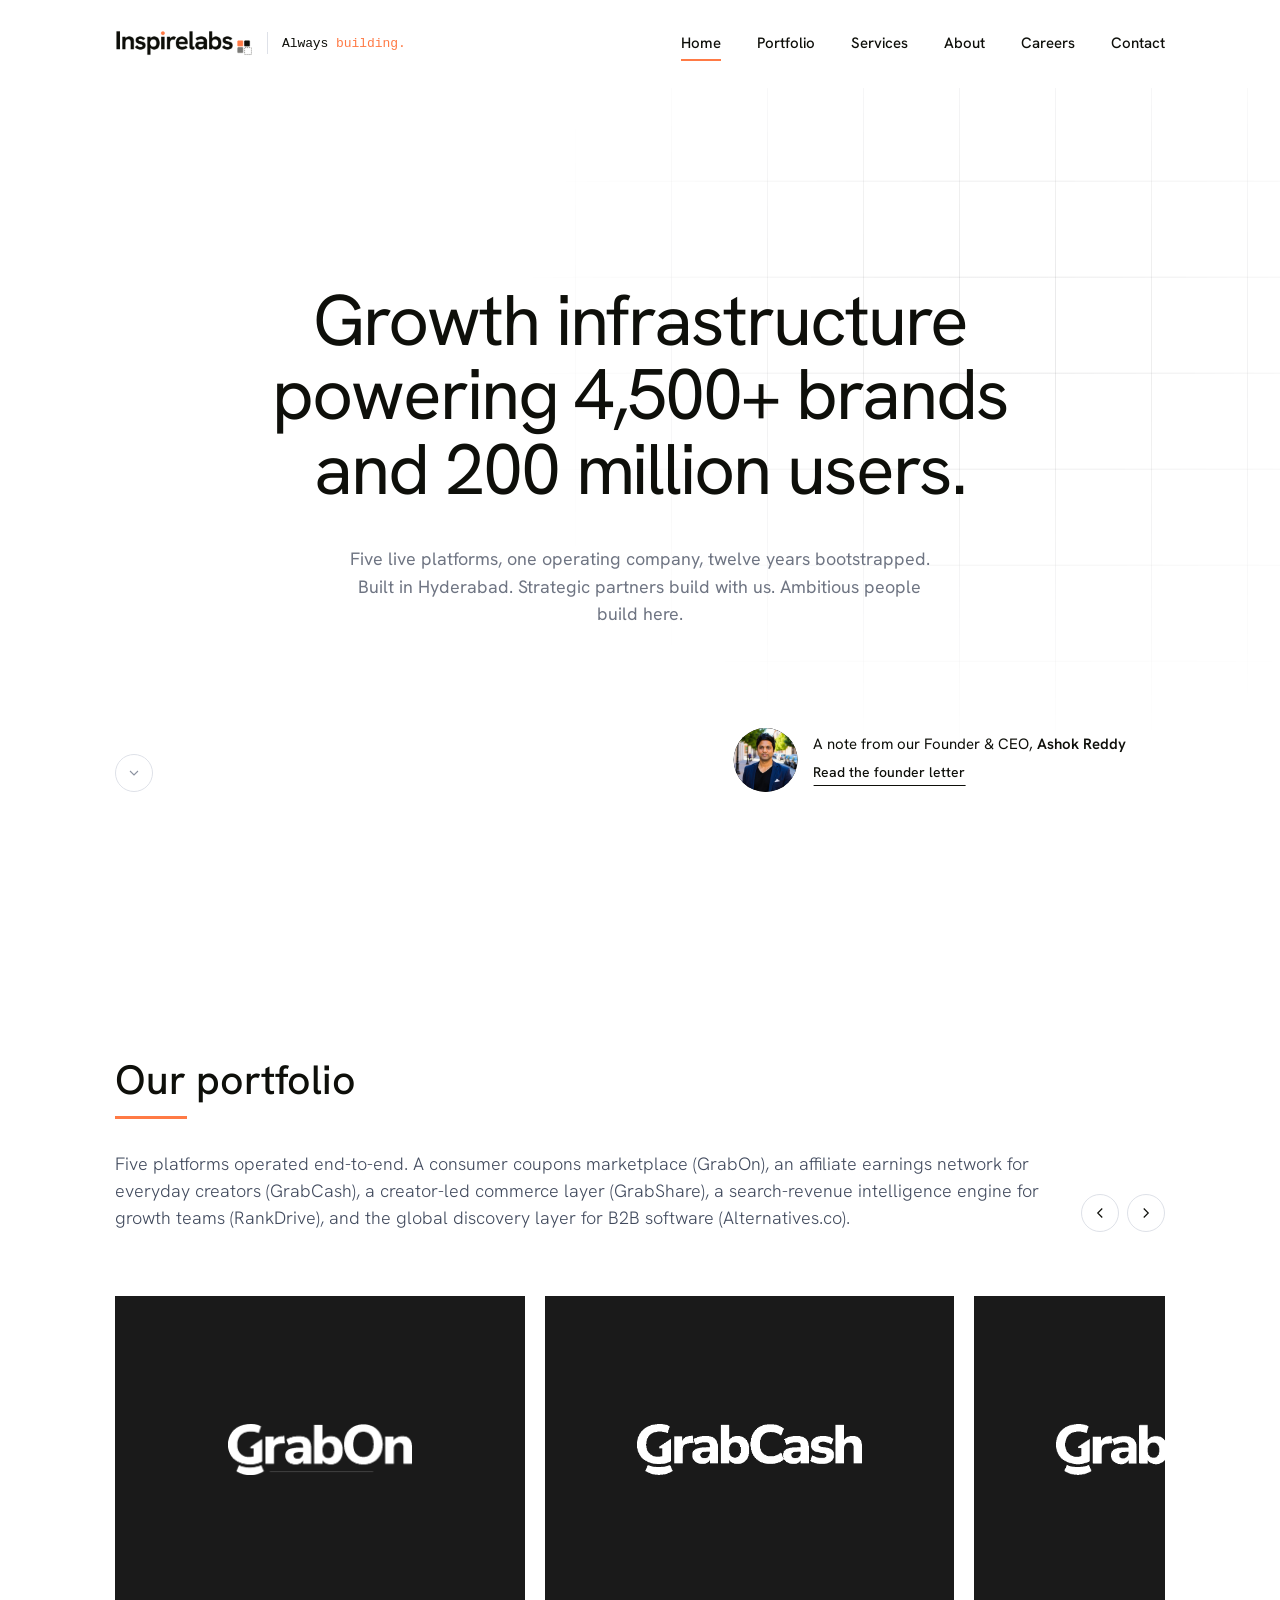
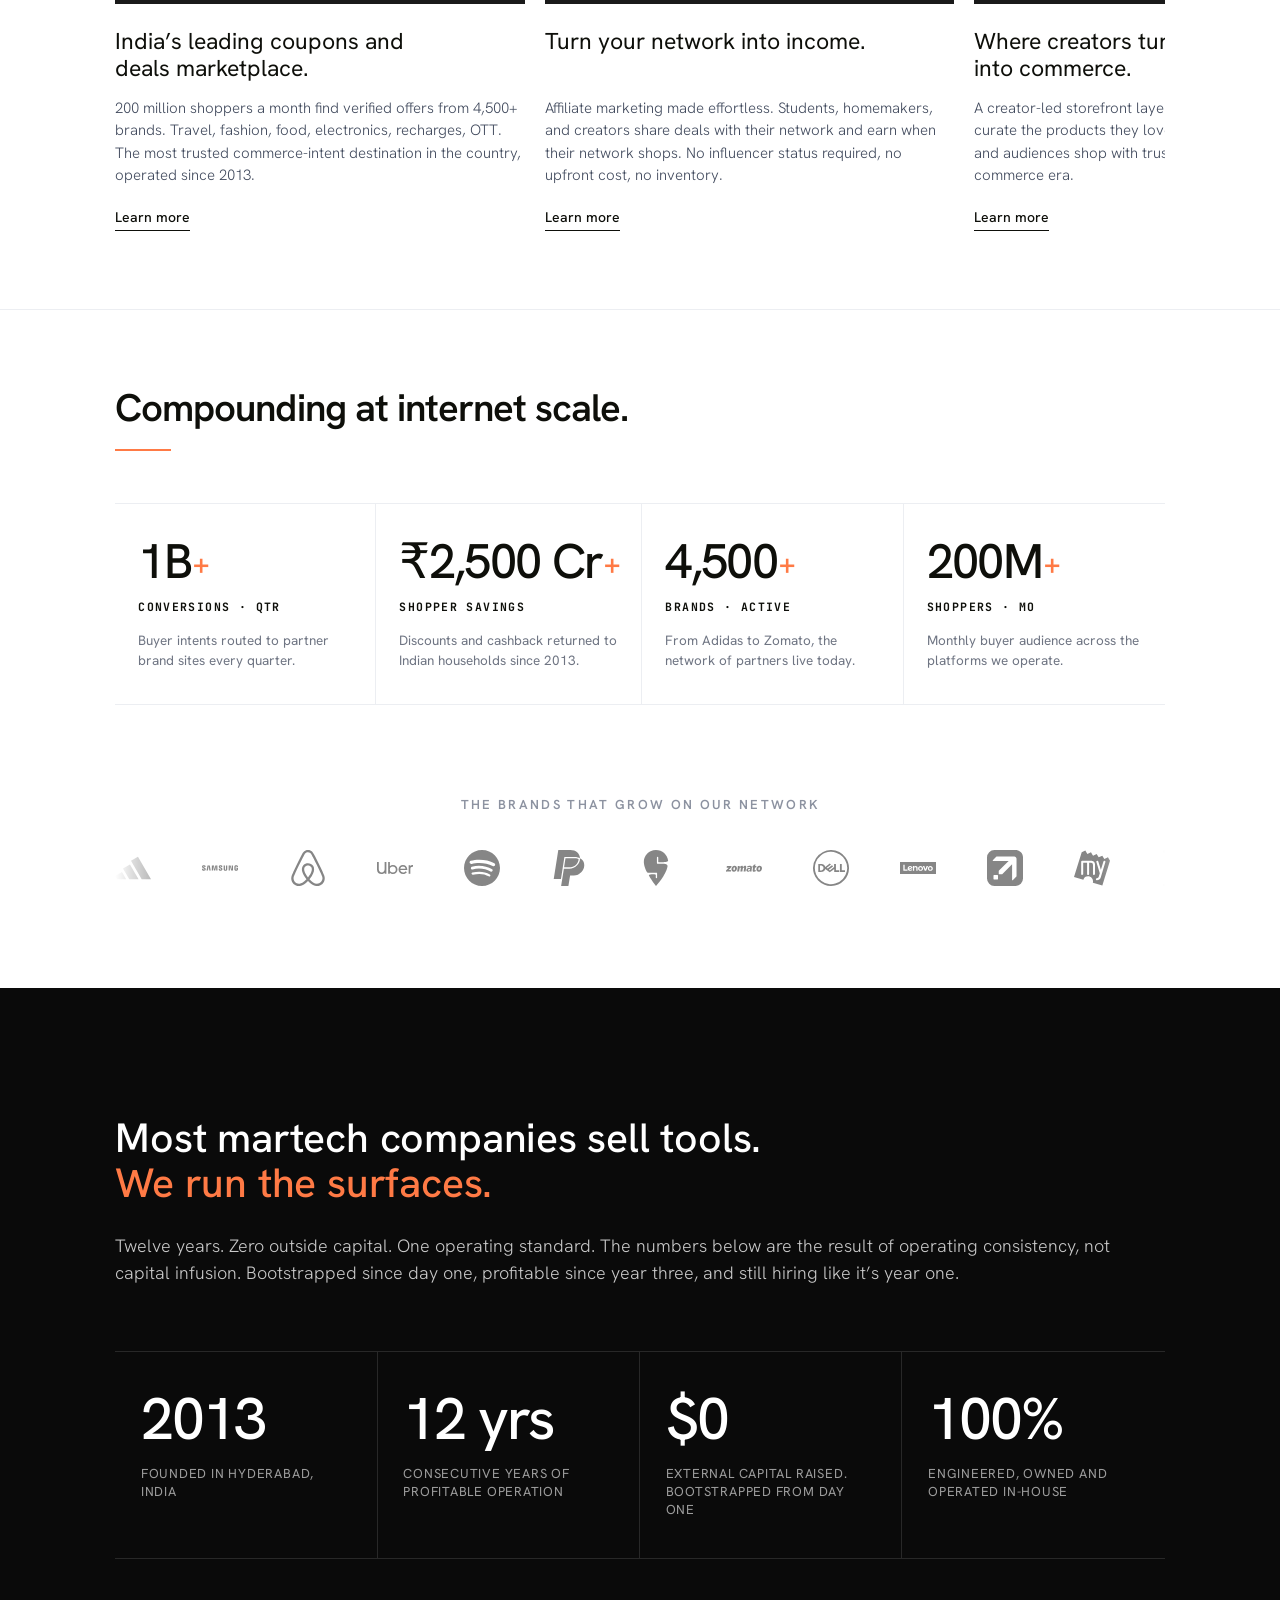
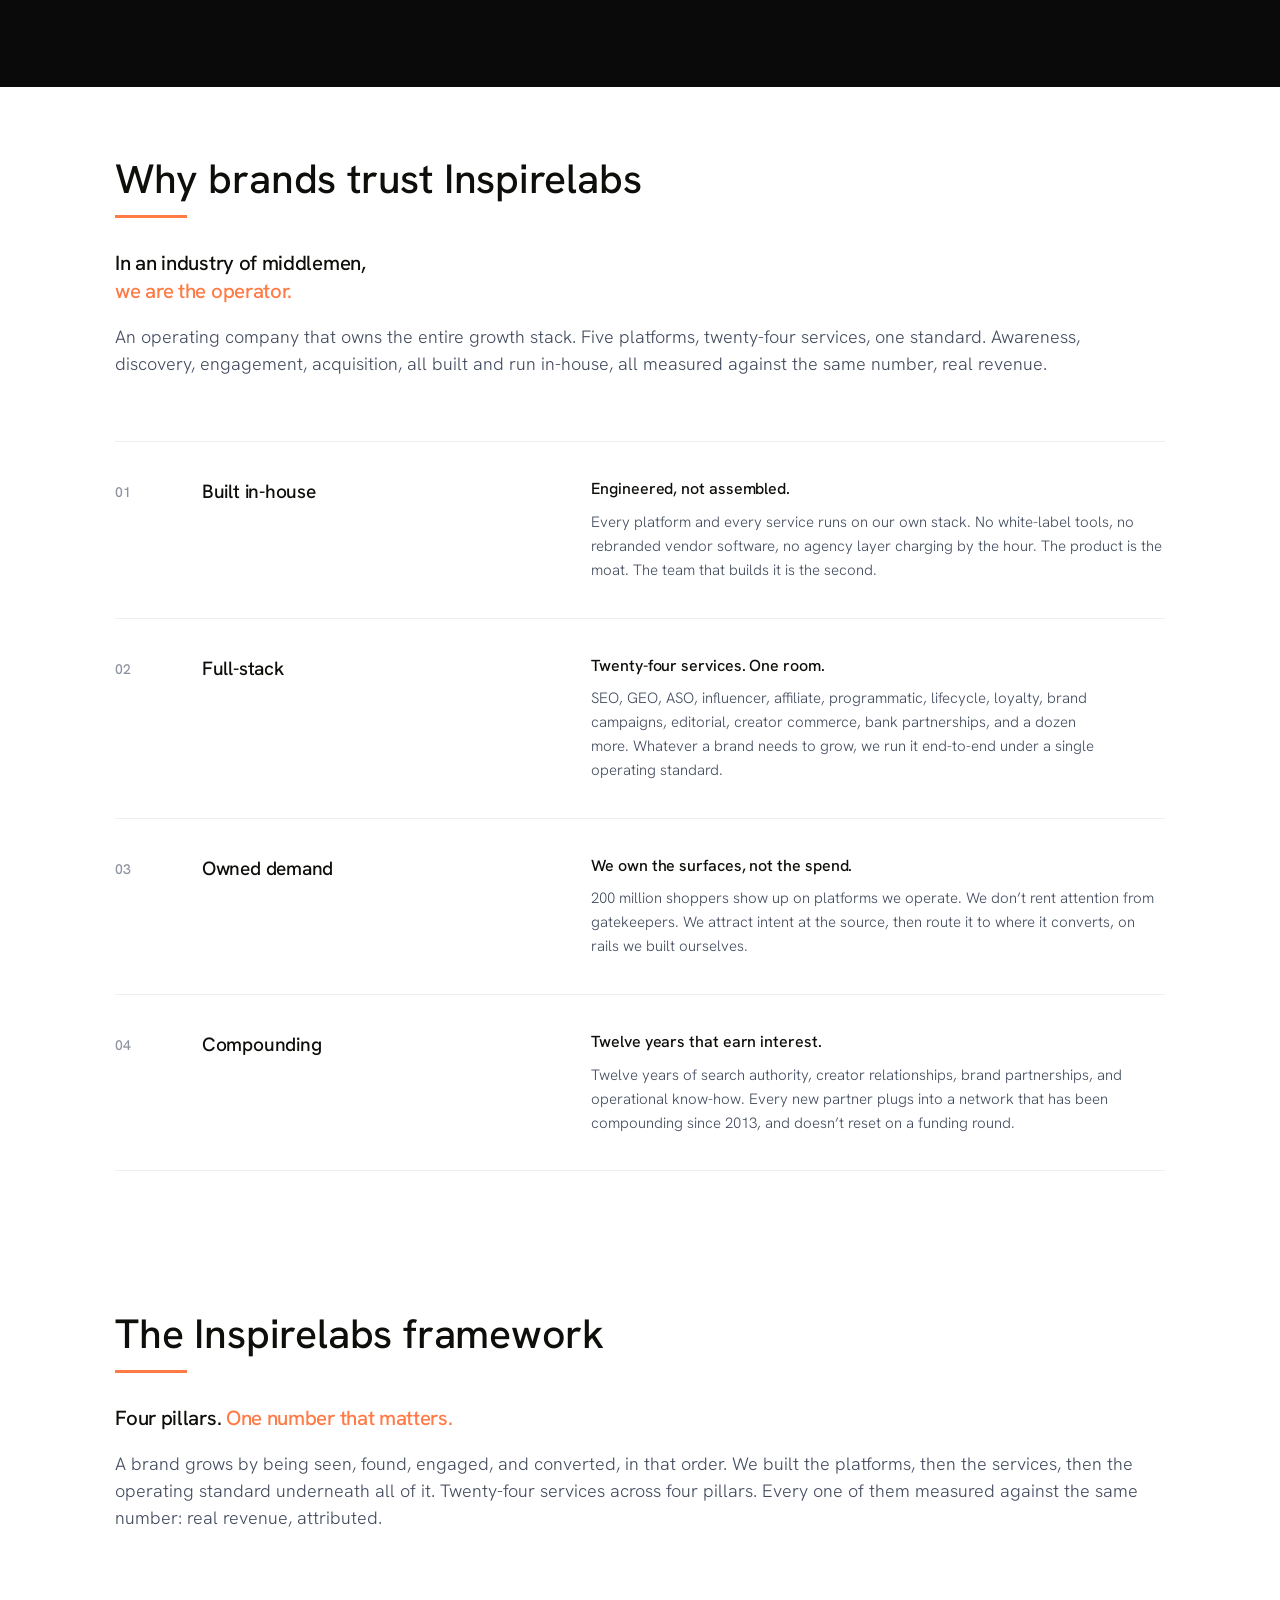
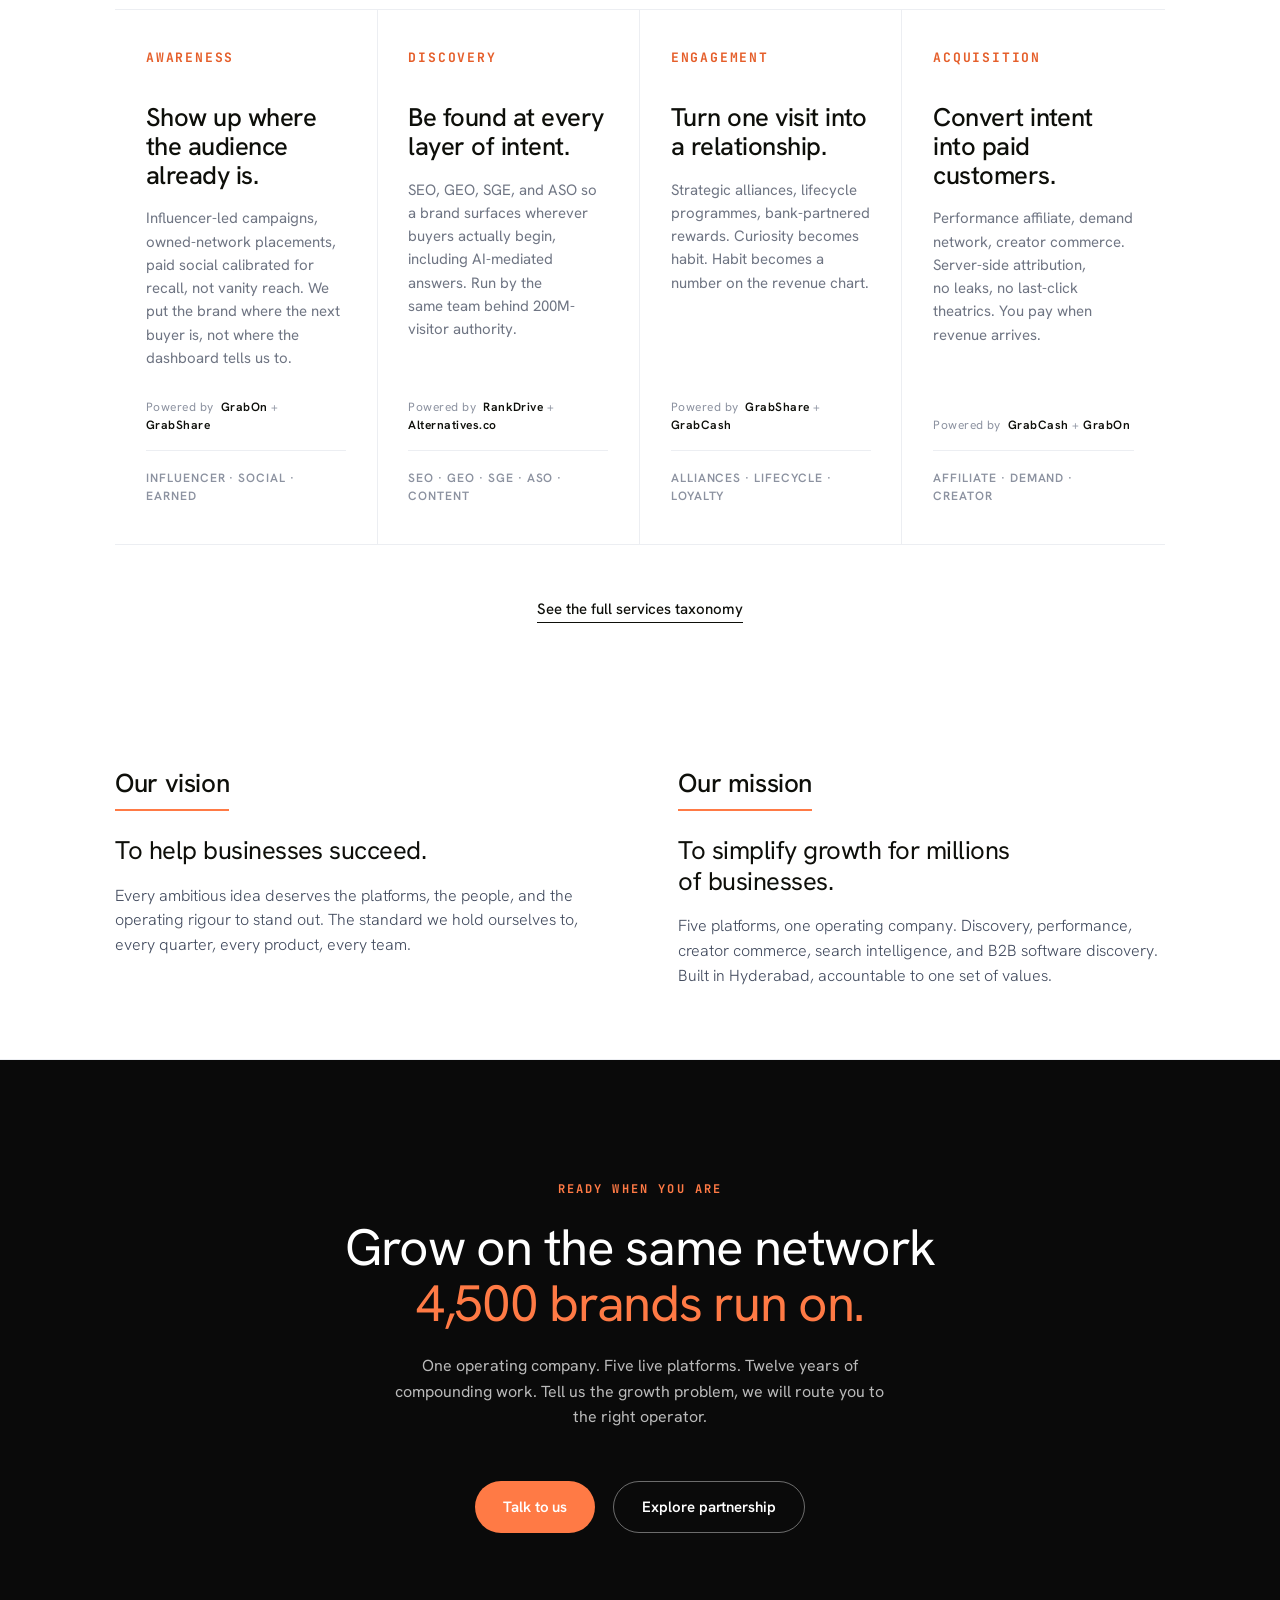
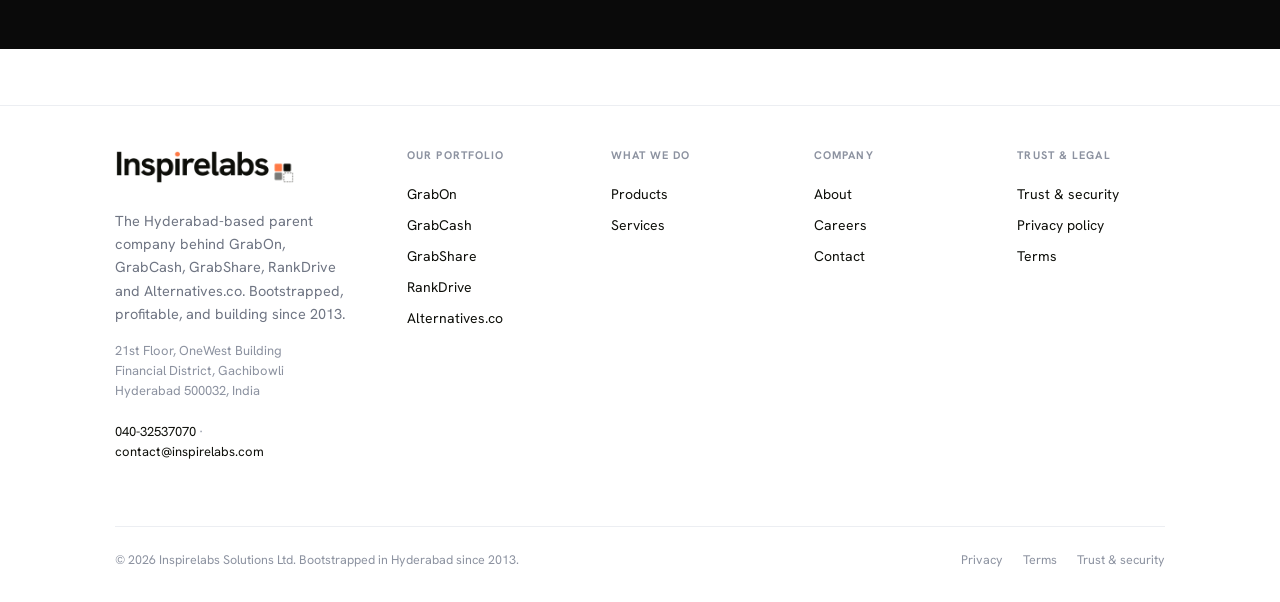
<file: index.html>
<!DOCTYPE html>
<html lang="en">
<head>
<meta charset="UTF-8" />
<meta name="viewport" content="width=device-width, initial-scale=1.0" />
<title>Inspirelabs, The growth infrastructure 4,500+ brands run on.</title>
<meta name="description" content="Inspirelabs Solutions Ltd. is the Hyderabad-based parent company behind GrabOn, GrabCash, GrabShare, RankDrive and Alternatives.co. We build and run the platforms that ambitious brands grow on." />
<meta name="theme-color" content="#FFFFFF" />
<meta property="og:type" content="website" />
<meta property="og:title" content="Inspirelabs, The growth infrastructure 4,500+ brands run on." />
<meta property="og:description" content="Five platforms. 4,500+ brands. 200M+ monthly users. One operating company in Hyderabad, built since 2013." />
<link rel="canonical" href="https://inspirelabs.com/" />
<script type="application/ld+json">
{
  "@context": "https://schema.org",
  "@type": "Organization",
  "name": "Inspirelabs",
  "legalName": "Inspirelabs Solutions Ltd.",
  "url": "https://inspirelabs.com/",
  "logo": "https://inspirelabs.com/assets/brand/inspirelabs-wordmark.png",
  "description": "Hyderabad-based parent company behind GrabOn, GrabCash, GrabShare, RankDrive and Alternatives.co. Five live platforms, 4,500+ brand partners, 200M+ monthly users. Bootstrapped since 2013.",
  "foundingDate": "2013",
  "founder": { "@type": "Person", "name": "Ashok Reddy" },
  "address": {
    "@type": "PostalAddress",
    "streetAddress": "21st Floor, OneWest Building, Financial District, Gachibowli",
    "addressLocality": "Hyderabad",
    "postalCode": "500032",
    "addressCountry": "IN"
  },
  "contactPoint": [{
    "@type": "ContactPoint",
    "telephone": "+91-40-32537070",
    "contactType": "customer service",
    "email": "contact@inspirelabs.com",
    "areaServed": "Worldwide"
  }],
  "sameAs": [
    "https://www.grabon.in",
    "https://www.grabcash.in",
    "https://www.grabshare.com",
    "https://www.rankdrive.com",
    "https://alternatives.co"
  ]
}
</script>
<script type="application/ld+json">
{
  "@context": "https://schema.org",
  "@type": "WebSite",
  "name": "Inspirelabs",
  "url": "https://inspirelabs.com/"
}
</script>
<meta property="og:url" content="https://inspirelabs.com/" />
<meta property="og:image" content="https://inspirelabs.com/assets/brand/inspirelabs-share-card.png" />
<meta property="og:image:width" content="1200" />
<meta property="og:image:height" content="630" />
<meta property="og:site_name" content="Inspirelabs" />
<meta name="twitter:card" content="summary_large_image" />
<meta name="twitter:title" content="Inspirelabs, The growth infrastructure 4,500+ brands run on." />
<meta name="twitter:description" content="Inspirelabs Solutions Ltd. is the Hyderabad-based parent company behind GrabOn, GrabCash, GrabShare, RankDrive and Alternatives.co. We build and run the platforms that ambitious brands grow on." />
<meta name="twitter:image" content="https://inspirelabs.com/assets/brand/inspirelabs-share-card.png" />
<link rel="icon" type="image/svg+xml" href="assets/brand/inspirelabs-mark.svg" />
<link rel="preconnect" href="https://fonts.googleapis.com" />
<link rel="preconnect" href="https://fonts.gstatic.com" crossorigin />
<link href="https://fonts.googleapis.com/css2?family=Hanken+Grotesk:wght@300..900&family=JetBrains+Mono:wght@400..700&display=swap" rel="stylesheet" />
<style>body{font-family:'Hanken Grotesk',-apple-system,BlinkMacSystemFont,'Segoe UI',sans-serif;font-feature-settings:'ss01','ss02','cv11';}</style>

<style>
/* ================================================================
   Inspirelabs v3 · brutalist-confident · single sans · violet accent
   ================================================================ */
:root {
  --white: #FFFFFF;
  --bg: #FFFFFF;
  --text: #0E0F0A;          /* matched to eternal's near-black, warmer than slate */
  --text-secondary: #6F7583;
  --text-tertiary: #8C92A0;
  --hairline: #ECEEF2;
  --line: #DEE1E8;
  --accent: #FF7A45;
  --accent-soft: #FFE7DC;
  --accent-deep: #E55E2A;
  --tile-dark: #0F1117;
  --max-w: 1800px;                    /* widened, content uses ~88% of viewport */
  --pad-x: clamp(20px, 3vw, 56px);    /* tighter side padding so the headline fits on one line */
  --ease: cubic-bezier(0.16, 1, 0.3, 1);
}

/* Brand: JetBrains Mono on all small labels / eyebrows / metadata */
.hero-eyebrow,
.hero-stamp,
.about-hero-eyebrow,
.section-eyebrow,
.plan-list-year,
.about-num-lbl,
.deliver-row-num,
.pillar-eyebrow,
.numbers-cell-lbl,
.biz-tile-tag,
.bleed-photo-stamp,
.fact-eyebrow,
.tile-eyebrow,
.category-eyebrow,
.kpi-label,
.tag-label,
.service-eyebrow,
.product-eyebrow,
.career-eyebrow,
.trust-eyebrow,
.insight-eyebrow,
.chapter-tag,
.chapter-num,
.eyebrow,
.meta-row,
.mono { font-family: 'JetBrains Mono', ui-monospace, SFMono-Regular, Menlo, monospace; }


* { box-sizing: border-box; margin: 0; padding: 0; }
html { scroll-behavior: smooth; }
html, body { overflow-x: hidden; }
body {
  font-family: 'Hanken Grotesk', -apple-system, BlinkMacSystemFont, 'Segoe UI', sans-serif;
  background: var(--bg);
  color: var(--text);
  font-size: 17px;
  font-weight: 400;
  line-height: 1.5;
  -webkit-font-smoothing: antialiased;
  -moz-osx-font-smoothing: grayscale;
  text-rendering: optimizeLegibility;
}
img, svg { display: block; max-width: 100%; }
a { color: inherit; text-decoration: none; }
button { font: inherit; cursor: pointer; border: none; background: none; color: inherit; }
ul, ol { list-style: none; }
::selection { background: var(--accent); color: var(--white); }

.container { width: min(88%, var(--max-w)); margin: 0 auto; padding: 0 var(--pad-x); }
@media (max-width: 1100px) { .container { width: 100%; } }

/* ── Navigation ───────────────────────────────────────────────── */
.nav {
  position: sticky; top: 0; z-index: 100;
  background: rgba(255, 255, 255, 0.92);
  backdrop-filter: saturate(140%) blur(14px);
  -webkit-backdrop-filter: saturate(140%) blur(14px);
  padding: 22px 0;
  border-bottom: 1px solid transparent;
  transition: border-color 0.25s var(--ease);
}
.nav.scrolled { border-bottom-color: var(--hairline); }
.nav-inner { display: flex; align-items: center; justify-content: space-between; gap: 32px; }
.nav-brand { display: inline-flex; align-items: center; color: var(--text); line-height: 1; }

.nav-brand .brand-logo { height: 26px; width: auto; display: block; }
.footer-brand-block .nav-brand .brand-logo { height: 34px; }
.nav.on-hero .nav-brand .brand-logo { filter: invert(1) brightness(2); }
.nav-brand .brand-sep { display: inline-block; width: 1px; height: 22px; background: var(--line); margin: 0 14px; }
.nav-brand .brand-tagline { font-family: ui-monospace, SFMono-Regular, Menlo, monospace; font-size: 13px; font-weight: 500; letter-spacing: -0.005em; color: var(--text); white-space: nowrap; }
.nav-brand .brand-tagline-accent { color: var(--accent); }
.footer-brand-block .nav-brand .brand-sep,
.footer-brand-block .nav-brand .brand-tagline { display: none; }
.nav.on-hero .nav-brand .brand-sep { background: rgba(255,255,255,0.25); }
.nav.on-hero .nav-brand .brand-tagline { color: var(--white); }
@media (max-width: 540px) { .nav-brand .brand-sep, .nav-brand .brand-tagline { display: none; } }
.nav-links { display: flex; gap: 36px; align-items: center; }
.nav-link { font-size: 15px; font-weight: 500; color: var(--text); padding: 10px 0; position: relative; transition: color 0.2s var(--ease); }
.nav-link:hover { color: var(--accent-deep); }
.nav-link:focus-visible { outline: 2px solid var(--accent); outline-offset: 6px; border-radius: 2px; }
.nav-brand:focus-visible { outline: 2px solid var(--accent); outline-offset: 6px; border-radius: 2px; }
.nav-toggle:focus-visible { outline: 2px solid var(--accent); outline-offset: 4px; }
.nav-link.active::after {
  content: ''; position: absolute; bottom: 4px; left: 0; right: 0;
  height: 2px; background: var(--accent);
}
.nav-toggle { display: none; width: 36px; height: 36px; }
.nav-toggle span { display: block; width: 22px; height: 1.5px; background: var(--text); margin: 5px auto; }
@media (max-width: 880px) {
  .nav-links { position: fixed; top: 0; left: 0; right: 0; height: 100vh; height: 100svh; background: var(--white); flex-direction: column; justify-content: center; align-items: center; gap: 28px; transform: translateY(-100%); transition: transform 0.3s var(--ease); z-index: 99; padding: 96px 24px 40px; display: flex; }
  .nav.is-open .nav-links { transform: translateY(0); }
  .nav-toggle { display: block; position: relative; z-index: 101; cursor: pointer; }
  .nav-toggle span { transition: transform 0.25s var(--ease), opacity 0.2s var(--ease); transform-origin: center; }
  .nav.is-open .nav-toggle span:nth-child(1) { transform: translateY(6.5px) rotate(45deg); }
  .nav.is-open .nav-toggle span:nth-child(2) { opacity: 0; }
  .nav.is-open .nav-toggle span:nth-child(3) { transform: translateY(-6.5px) rotate(-45deg); }
  .nav-link { font-size: 22px; padding: 8px 0; }
}

/* ── Type primitives ──────────────────────────────────────────── */
h1, h2, h3, h4, h5 { color: var(--text); font-weight: 400; letter-spacing: -0.02em; line-height: 1.06; text-wrap: balance; }
p, .lead, .section-intro { text-wrap: pretty; }
/* eternal.com matched: Figtree 500, ~7vw, line-height 1.04, letter-spacing -0.025em */
/* eternal renders display headlines at weight 400 (regular), not 500, strokes are noticeably thinner */
.display-1 { font-size: clamp(48px, 5.6vw, 104px); font-weight: 400; letter-spacing: -0.03em; line-height: 1.04; }
/* hero headline: each sentence on its own line with eternal-style breathing room between */
.hero h1 { max-width: 100%; overflow-wrap: break-word; }
.hero h1 .line { display: block; white-space: nowrap; max-width: 100%; text-wrap: balance; }
.hero h1 .line + .line { margin-top: 0.15em; }
@media (max-width: 1180px) { .hero h1 .line { white-space: normal; } }
.display-2 { font-size: clamp(36px, 5vw, 72px); font-weight: 400; letter-spacing: -0.025em; line-height: 1.06; }
.display-3 { font-size: clamp(24px, 3vw, 36px); font-weight: 400; letter-spacing: -0.02em; line-height: 1.15; }
.lead { font-size: clamp(16px, 1.3vw, 19px); line-height: 1.55; color: var(--text-secondary); max-width: 60ch; }

/* ── Section primitives ───────────────────────────────────────── */
section { padding: clamp(48px, 5.5vw, 90px) 0; position: relative; }
section.tight { padding: clamp(32px, 3.5vw, 55px) 0; }
section.section-bleed { padding: 0; }

.section-eyebrow {
  display: inline-block;
  font-size: clamp(20px, 2.2vw, 26px);
  font-weight: 600;
  color: var(--text);
  letter-spacing: -0.02em;
  padding-bottom: 6px;
  border-bottom: 2px solid var(--accent);
  margin-bottom: 32px;
}
.section-intro { font-size: clamp(15px, 1.2vw, 17px); line-height: 1.6; color: var(--text-secondary); max-width: 64ch; }
/* eternal-style large section title (used only on the products section) */
/* matches eternal exactly: 40px, weight 500, 64px violet underline as ::after */
.section-title-xl {
  position: relative;
  font-size: clamp(30px, 3.2vw, 48px);
  font-weight: 500;
  color: var(--text);
  letter-spacing: -0.005em;
  line-height: 1.08;
  margin: 0 0 32px;
  text-wrap: balance;
  max-width: 24ch;
}
.section-title-xl::after {
  content: '';
  display: block;
  width: 72px;
  height: 3px;
  background: var(--accent);
  margin-top: 14px;
}

/* ── Text-link CTA pattern ────────────────────────────────────── */
.tlink {
  display: inline-block; font-size: 15px; font-weight: 500; color: var(--text);
  padding-bottom: 2px; border-bottom: 1.5px solid var(--text);
  transition: color 0.2s var(--ease), border-color 0.2s var(--ease);
}
.tlink:hover { color: var(--accent-deep); border-color: var(--accent); }
.tlink:focus-visible { outline: 2px solid var(--accent); outline-offset: 4px; border-radius: 2px; }
.tlink-sm { font-size: 14px; }
.tlink-light { color: var(--white); border-bottom-color: rgba(255,255,255,0.6); }
.tlink-light:hover { color: var(--white); border-bottom-color: var(--white); }

/* ── Hero ─────────────────────────────────────────────────────── */
.hero {
  position: relative;
  min-height: 100vh;
  min-height: 100svh;
  padding: clamp(64px, 8vh, 120px) 0;
  display: flex; flex-direction: column; justify-content: center;
  overflow: hidden;
  text-align: center;        /* headline centered horizontally */
}
.hero-grid {
  position: absolute; inset: 0;
  background-image:
    linear-gradient(to right, rgba(15, 17, 23, 0.10) 1px, transparent 1px),
    linear-gradient(to bottom, rgba(15, 17, 23, 0.10) 1px, transparent 1px);
  background-size: 96px 96px;
  background-position: -1px -1px;
  mask-image: radial-gradient(ellipse 50% 60% at 78% 28%, black 0%, transparent 78%);
  -webkit-mask-image: radial-gradient(ellipse 50% 60% at 78% 28%, black 0%, transparent 78%);
  pointer-events: none;
  z-index: 0;
}
.hero-stamp {
  font-size: 12px;
  letter-spacing: 0.08em;
  text-transform: uppercase;
  color: var(--text-tertiary);
  font-weight: 500;
  display: inline-flex; align-items: center; gap: 12px;
  margin-bottom: 40px;
}
.hero-stamp::before { content: ''; width: 28px; height: 1.5px; background: var(--accent); }
.hero-inner { position: relative; z-index: 1; }
.hero h1 { max-width: none; margin: 0 auto; font-size: clamp(40px, 5.6vw, 96px); letter-spacing: -0.028em; line-height: 1.04; text-wrap: balance; }
.hero-lead { font-size: clamp(17px, 1.4vw, 21px); line-height: 1.55; color: var(--text-secondary); max-width: 60ch; margin: clamp(28px, 3vw, 40px) auto 0; text-align: center; }

/* Positioning manifesto section */
.positioning-section { padding: clamp(64px, 7vw, 112px) 0; border-top: 1px solid var(--hairline); }
.positioning-grid { display: grid; grid-template-columns: 1fr 1.1fr; gap: clamp(40px, 5vw, 80px); align-items: center; }
.positioning-eyebrow { font-family: 'JetBrains Mono', ui-monospace, SFMono-Regular, Menlo, monospace; font-size: 12px; font-weight: 600; letter-spacing: 0.14em; text-transform: uppercase; color: var(--accent); margin-bottom: 28px; }
.positioning-title { font-size: clamp(32px, 4.4vw, 64px); font-weight: 500; letter-spacing: -0.025em; line-height: 1.08; color: var(--text); margin-bottom: clamp(20px, 2vw, 28px); text-wrap: balance; }
.positioning-accent { color: var(--accent); }
.positioning-body { font-size: clamp(15.5px, 1.15vw, 17.5px); line-height: 1.65; color: var(--text-secondary); max-width: 56ch; margin-bottom: 12px; text-wrap: pretty; }
.positioning-features { display: flex; gap: 28px; flex-wrap: wrap; margin-top: clamp(24px, 2.4vw, 32px); padding-top: clamp(18px, 1.8vw, 24px); border-top: 1px solid var(--hairline); list-style: none; padding-left: 0; }
.positioning-features li { display: inline-flex; align-items: center; gap: 8px; font-size: 13.5px; font-weight: 500; color: var(--text-secondary); }
.positioning-features .pf-icon { display: inline-flex; align-items: center; justify-content: center; width: 22px; height: 22px; border-radius: 50%; background: var(--accent-soft); color: var(--accent); font-size: 13px; line-height: 1; font-weight: 700; }
.positioning-diagram { width: 100%; display: flex; align-items: center; justify-content: center; }
.positioning-diagram svg { width: 100%; height: auto; max-width: 760px; display: block; }
@media (max-width: 880px) { .positioning-grid { grid-template-columns: 1fr; gap: clamp(32px, 5vw, 56px); } .positioning-features { gap: 18px; } }
.hero-foot {
  margin-top: clamp(56px, 8vw, 100px);
  display: flex; align-items: flex-end; justify-content: space-between;
  gap: 32px; flex-wrap: wrap;
  text-align: left;                /* keep founder-note text left-aligned inside the centered hero */
}
.hero-scroll {
  width: 38px; height: 38px;
  border: 1px solid var(--line); border-radius: 50%;
  display: inline-flex; align-items: center; justify-content: center;
  color: var(--text-tertiary); flex-shrink: 0;
  transition: border-color 0.2s var(--ease), color 0.2s var(--ease);
}
.hero-scroll:hover { border-color: var(--accent); color: var(--accent); }
.founder-note { display: flex; align-items: center; gap: 16px; max-width: 440px; transform: translateX(clamp(-80px, -3vw, -20px)); }
@media (max-width: 720px) { .founder-note { transform: none; } }
/* circular founder photo, full color */
.founder-note-img {
  width: 64px; height: 64px;
  border-radius: 50%;
  overflow: hidden;
  background: #1A1A1A;
  display: flex; align-items: center; justify-content: center;
  color: rgba(255,255,255,0.6); font-weight: 600; font-size: 18px; letter-spacing: -0.01em;
  flex-shrink: 0;
}
.founder-note-img img {
  width: 100%; height: 100%;
  object-fit: cover; object-position: center center;
  display: block;
  border-radius: 50% !important;
}
.founder-note-text { font-size: 15px; color: var(--text); line-height: 1.45; }
.founder-note-text strong { font-weight: 600; }

/* ── Businesses carousel ──────────────────────────────────────── */
.biz-head {
  position: relative;
  margin-bottom: clamp(56px, 5vw, 80px);
}
.biz-head-text { max-width: 100%; padding-right: 120px; }
.biz-intro {
  font-size: clamp(16px, 1.4vw, 20px);
  font-weight: 300;
  line-height: 1.5;
  color: #414A5D;
  max-width: 100%;        /* span the full container, no narrow reflow */
  width: 100%;
  text-wrap: pretty;      /* prevent orphan words on the last line */
}
.biz-arrows-abs {
  position: absolute; right: 0; bottom: 0;
  display: flex; gap: 8px;
}
.biz-arrows { display: flex; gap: 8px; flex-shrink: 0; }
.biz-arrow {
  width: 38px; height: 38px;
  border: 1px solid var(--line); border-radius: 50%;
  display: inline-flex; align-items: center; justify-content: center;
  color: var(--text); cursor: pointer; transition: all 0.2s var(--ease);
}
.biz-arrow:hover { border-color: var(--accent); color: var(--accent); background: var(--accent-soft); }
.biz-track-wrap { overflow: hidden; }
.biz-track {
  display: flex; gap: 20px; overflow-x: auto;
  scroll-snap-type: x mandatory;
  -webkit-overflow-scrolling: touch;
  scroll-behavior: smooth;
  padding-bottom: 8px;
  scrollbar-width: none;
}
.biz-track::-webkit-scrollbar { display: none; }
/* Eternal exact spec: 4:3 aspect, #2E2E2E bg, 0 radius. Tile stays still, only the logo zooms on hover. */
.biz-card { flex: 0 0 clamp(320px, 32vw, 460px); scroll-snap-align: start; display: flex; flex-direction: column; padding: 0; }
.biz-tile {
  width: 100%; aspect-ratio: 1.33 / 1;
  background: #1A1A1A;     /* default: deep black */
  border: 1px solid #1A1A1A;
  border-radius: 0;
  display: flex; flex-direction: column; align-items: center; justify-content: center;
  gap: 10px; padding: 0;
  position: relative; overflow: hidden;
  transition: background 0.7s cubic-bezier(0.4, 0, 0.2, 1), border-color 0.5s cubic-bezier(0.4, 0, 0.2, 1);
}
/* On hover the tile flips to white so the native-colour logo can come alive on top */
.biz-tile:hover { background: #FFFFFF; border-color: #ECECEC; }
/* Every logo gets the SAME HEIGHT so they all sit at identical vertical size on the tile.
   Widths vary naturally by aspect ratio (shorter names look short, longer names look long),
   but the OPTICAL HEIGHT is constant, which is what reads as "matching" visually. */
.biz-tile-logo {
  height: clamp(40px, 4vw, 56px);
  width: auto;
  max-width: 78%;
  object-fit: contain;
  object-position: center;
  filter: brightness(0) invert(1);
  transition: transform 0.7s cubic-bezier(0.4, 0, 0.2, 1), filter 0.5s cubic-bezier(0.4, 0, 0.2, 1);
}
/* On hover: tile turns white, logo drops the white filter so its native brand colours surface, and zooms */
.biz-tile:hover .biz-tile-logo { transform: scale(1.10); filter: none; }
.biz-tile-tag {
  font-size: 11px;
  font-weight: 700;
  letter-spacing: 0.18em;
  text-transform: uppercase;
  color: rgba(255, 255, 255, 0.85);  /* white-ish on black default */
  text-align: center;
  margin-top: 4px;
  transition: color 0.5s cubic-bezier(0.4, 0, 0.2, 1);
}
.biz-tile:hover .biz-tile-tag { color: #6B7280; }   /* dark grey when bg flips to white */
.biz-card h3 {
  margin-top: 24px;
  font-size: clamp(20px, 1.8vw, 26px);
  font-weight: 400;
  letter-spacing: normal;
  color: var(--text);
  line-height: 1.18;
  text-wrap: pretty;          /* override the global balance which can break awkwardly */
  min-height: 2.4em;          /* reserve space for 2 lines so cards align */
}
.biz-card p {
  margin-top: 14px;
  font-size: clamp(15px, 1.1vw, 17px);
  font-weight: 300;
  color: #414A5D;
  line-height: 1.5;
  text-wrap: pretty;            /* allow natural line breaks, no orphan/balance gymnastics */
  flex: 1;                    /* let p grow so the Learn more link aligns at the bottom */
  min-height: 5em;            /* baseline 4–5 lines so short descriptions don't squash the card */
}
.biz-card .tlink { margin-top: 20px; font-size: 14px; align-self: flex-start; }

/* ── Four-pillar framework ────────────────────────────────────── */
.pillars {
  background: var(--white);
  padding: clamp(48px, 5.5vw, 90px) 0;
}
.pillars-head {
  margin-bottom: clamp(56px, 6vw, 80px);
  max-width: 100%;
}
.pillars-grid {
  display: grid;
  grid-template-columns: repeat(4, 1fr);
  gap: 0;
  border-top: 1px solid var(--hairline);
  border-bottom: 1px solid var(--hairline);
}
.pillar {
  position: relative;
  padding: clamp(36px, 3vw, 52px) clamp(28px, 2.4vw, 40px);
  background: var(--white);
  border-right: 1px solid var(--hairline);
  display: flex; flex-direction: column;
  min-height: 360px;
  cursor: default;
  transition: background 0.55s var(--ease), color 0.55s var(--ease);
  overflow: hidden;
}
.pillar:last-child { border-right: none; }
.pillar.pillar-awareness:hover,
.pillar.pillar-discovery:hover,
.pillar.pillar-engagement:hover,
.pillar.pillar-acquisition:hover { background: #FAFAFA; }
.pillar:hover .pillar-eyebrow { color: var(--accent); opacity: 1; }
.pillar:hover .pillar-arrow { opacity: 1; transform: translateY(0); color: var(--accent); }

.pillar-num {
  font-family: 'JetBrains Mono', ui-monospace, SFMono-Regular, Menlo, monospace;
  font-size: 11px;
  font-weight: 600;
  letter-spacing: 0.14em;
  text-transform: uppercase;
  color: var(--text-tertiary);
  margin-bottom: 14px;
  transition: color 0.55s var(--ease);
}
.pillar:hover .pillar-num { color: rgba(255,255,255,0.6); }
.pillar-eyebrow {
  font-size: 13px;
  font-weight: 700;
  letter-spacing: 0.14em;
  text-transform: uppercase;
  color: var(--accent-deep);
  margin-bottom: 36px;
  transition: color 0.55s var(--ease);
}
.pillar h3 {
  font-size: clamp(22px, 2vw, 30px);
  font-weight: 500;
  letter-spacing: -0.02em;
  line-height: 1.12;
  margin-bottom: 18px;
  color: var(--text);
  text-wrap: pretty;
  transition: color 0.55s var(--ease);
}
.pillar p {
  font-size: 15px;
  line-height: 1.55;
  color: var(--text-secondary);
  margin-bottom: 28px;
  transition: color 0.55s var(--ease);
}
.pillar-products {
  font-size: 12px;
  letter-spacing: 0.04em;
  color: var(--text-tertiary);
  margin-top: auto;
  margin-bottom: 16px;
  transition: color 0.55s var(--ease);
}
.pillar-products strong { font-weight: 600; color: var(--text); }
.pillar-list {
  font-size: 12px;
  letter-spacing: 0.08em;
  text-transform: uppercase;
  font-weight: 600;
  color: var(--text-tertiary);
  padding-top: 18px;
  border-top: 1px solid var(--hairline);
  transition: color 0.55s var(--ease), border-color 0.55s var(--ease);
}
.pillar-arrow {
  position: absolute;
  top: clamp(36px, 3vw, 52px);
  right: clamp(28px, 2.4vw, 40px);
  font-size: 22px;
  color: var(--text-tertiary);
  opacity: 0.35;
  transform: translateY(-4px);
  transition: opacity 0.45s var(--ease), transform 0.45s var(--ease), color 0.45s var(--ease);
}
.pillars-foot {
  margin-top: clamp(40px, 4vw, 64px);
  text-align: center;
}
@media (max-width: 980px) {
  .pillars-grid { grid-template-columns: repeat(2, 1fr); }
  .pillar:nth-child(2) { border-right: none; }
  .pillar:nth-child(1), .pillar:nth-child(2) { border-bottom: 1px solid var(--hairline); }
}
@media (max-width: 600px) {
  .pillars-grid { grid-template-columns: 1fr; }
  .pillar { border-right: none; border-bottom: 1px solid var(--hairline); min-height: 0; }
  .pillar:last-child { border-bottom: none; }
}

/* ── By the numbers row ───────────────────────────────────────── */
.numbers {
  display: grid;
  grid-template-columns: repeat(4, 1fr);
  border-top: 1px solid var(--hairline);
  border-bottom: 1px solid var(--hairline);
}
.numbers-cell {
  padding: 36px 28px;
  border-right: 1px solid var(--hairline);
}
.numbers-cell:last-child { border-right: none; }
.numbers-cell-val {
  font-size: clamp(36px, 4.5vw, 56px);
  font-weight: 700;
  letter-spacing: -0.035em;
  line-height: 1;
  color: var(--text);
}
.numbers-cell-val .accent { color: var(--accent); font-weight: 700; }
.numbers-cell-lbl {
  margin-top: 12px;
  font-size: 13.5px;
  color: var(--text-secondary);
  font-weight: 500;
  letter-spacing: -0.005em;
}
@media (max-width: 880px) {
  .numbers { grid-template-columns: repeat(2, 1fr); }
  .numbers-cell:nth-child(2) { border-right: none; }
  .numbers-cell:nth-child(1), .numbers-cell:nth-child(2) { border-bottom: 1px solid var(--hairline); }
}
@media (max-width: 540px) { .numbers { grid-template-columns: 1fr; } .numbers-cell { border-right: none; border-bottom: 1px solid var(--hairline); } .numbers-cell:last-child { border-bottom: none; } }

/* ── Hyderabad full-bleed dark photo block ────────────────────── */
.bleed-photo {
  position: relative;
  min-height: clamp(420px, 60vh, 620px);
  background: var(--tile-dark);
  overflow: hidden;
  display: flex; align-items: flex-end;
  isolation: isolate;
}
.bleed-photo-img {
  position: absolute; inset: 0;
  width: 100%; height: 100%;
  object-fit: cover;
  opacity: 0.55;
  z-index: 0;
}
.bleed-photo::after {
  content: '';
  position: absolute; inset: 0;
  background: linear-gradient(180deg, rgba(15,17,23,0.4) 0%, rgba(15,17,23,0.85) 100%);
  z-index: 1;
}
.bleed-photo-inner {
  position: relative; z-index: 2;
  padding: clamp(48px, 6vw, 96px) 0;
  width: 100%;
}
.bleed-photo-stamp {
  font-size: 12px; letter-spacing: 0.08em;
  text-transform: uppercase;
  color: rgba(255,255,255,0.65);
  font-weight: 500;
  display: inline-flex; align-items: center; gap: 12px;
  margin-bottom: 28px;
}
.bleed-photo-stamp::before { content: ''; width: 28px; height: 1.5px; background: var(--accent); }
.bleed-photo h2 {
  font-size: clamp(44px, 7vw, 96px);
  font-weight: 600;
  color: var(--white);
  line-height: 0.98;
  letter-spacing: -0.04em;
  max-width: 18ch;
}
.bleed-photo-foot {
  margin-top: 36px;
  display: flex; gap: 40px; flex-wrap: wrap;
  align-items: baseline;
}
.bleed-photo-foot-stat-val { font-size: 24px; font-weight: 700; color: var(--white); letter-spacing: -0.02em; line-height: 1; }
.bleed-photo-foot-stat-lbl { font-size: 12px; color: rgba(255,255,255,0.6); letter-spacing: 0.06em; text-transform: uppercase; margin-top: 6px; }

/* ── Vision + Mission paired ──────────────────────────────────── */
.vm-grid { display: grid; grid-template-columns: 1fr 1fr; gap: clamp(48px, 6vw, 96px); }
.vm-block .section-eyebrow { font-family: 'Hanken Grotesk', -apple-system, BlinkMacSystemFont, 'Segoe UI', sans-serif; font-weight: 500; letter-spacing: -0.015em; margin-bottom: 24px; }
.vm-block p { font-size: clamp(22px, 2vw, 30px); font-weight: 400; line-height: 1.2; color: var(--text); letter-spacing: -0.02em; }
.vm-block-sub { font-size: 16px !important; font-weight: 300 !important; line-height: 1.55 !important; color: #414A5D !important; letter-spacing: normal !important; margin-top: 18px; }
@media (max-width: 800px) { .vm-grid { grid-template-columns: 1fr; gap: 48px; } }

/* ── Delivered / Compounding section (immediately after positioning) ── */
.delivered-section { padding: clamp(56px, 6vw, 96px) 0 clamp(80px, 8vw, 128px); background: var(--white); border-top: 1px solid var(--hairline); }
.compounding-head { max-width: 78ch; margin-bottom: clamp(40px, 4vw, 56px); }
.compounding-rule { width: 56px; height: 2px; background: var(--accent); margin-top: 20px; }
.compounding-title { font-size: clamp(28px, 3vw, 42px); font-weight: 600; letter-spacing: -0.025em; line-height: 1.1; color: var(--text); margin-bottom: 0; }
.compounding-sub { font-size: clamp(15px, 1.15vw, 17px); color: var(--text-secondary); line-height: 1.55; }

.compounding-stats { display: grid; grid-template-columns: repeat(4, 1fr); gap: 0; margin-bottom: clamp(40px, 4vw, 64px); border-top: 1px solid var(--hairline); border-bottom: 1px solid var(--hairline); }
.compounding-stat { padding: clamp(28px, 2.6vw, 40px) clamp(20px, 1.8vw, 32px); display: flex; flex-direction: column; gap: 10px; border-right: 1px solid var(--hairline); }
.compounding-stat:last-child { border-right: none; }
.compounding-stat-val { font-size: clamp(36px, 3.8vw, 54px); font-weight: 500; letter-spacing: -0.035em; line-height: 1; color: var(--text); white-space: nowrap; display: inline-flex; align-items: baseline; gap: 0.04em; }
.compounding-stat-val .accent { color: var(--accent); font-size: 0.6em; font-weight: 600; line-height: 1; transform: translateY(-0.18em); }
.compounding-stat-lbl { font-family: 'JetBrains Mono', ui-monospace, SFMono-Regular, Menlo, monospace; font-size: 11.5px; letter-spacing: 0.12em; text-transform: uppercase; color: var(--text); line-height: 1.45; font-weight: 700; margin-top: 4px; }
.compounding-stat-desc { font-size: 13.5px; line-height: 1.5; color: var(--text-secondary); margin-top: 4px; max-width: 32ch; }
@media (max-width: 1024px) { .compounding-stats { grid-template-columns: repeat(2, 1fr); } .compounding-stat:nth-child(2n) { border-right: none; } .compounding-stat:nth-child(-n+2) { border-bottom: 1px solid var(--hairline); } }
@media (max-width: 540px) { .compounding-stats { grid-template-columns: 1fr; } .compounding-stat { border-right: none; border-bottom: 1px solid var(--hairline); } .compounding-stat:last-child { border-bottom: none; } }
.delivered-head { max-width: 78ch; margin-bottom: clamp(64px, 6vw, 88px); }

.delivered-stats {
  display: grid; grid-template-columns: repeat(4, 1fr);
  border-top: 1px solid var(--hairline);
}
.delivered-stat {
  padding: clamp(32px, 3vw, 48px) clamp(20px, 1.6vw, 28px);
  border-right: 1px solid var(--hairline);
  border-bottom: 1px solid var(--hairline);
  display: flex; flex-direction: column; justify-content: space-between;
  min-height: 200px;
}
.delivered-stat:last-child { border-right: none; }
.delivered-stat-val {
  font-size: clamp(34px, 3.8vw, 56px);
  font-weight: 500;
  letter-spacing: -0.035em;
  line-height: 1;
  color: var(--text);
  white-space: nowrap;          /* never let the number wrap */
}
.delivered-stat-val .accent { color: var(--accent); margin-left: 0.04em; }
.delivered-stat-lbl {
  font-size: 12px;
  letter-spacing: 0.08em;
  text-transform: uppercase;
  color: var(--text-tertiary);
  margin-top: 20px;
  line-height: 1.45;
  font-weight: 600;
}
@media (max-width: 900px) {
  .delivered-stats { grid-template-columns: repeat(2, 1fr); }
  .delivered-stat:nth-child(2n) { border-right: none; }
  .delivered-stat:nth-child(odd):not(:last-child) { border-right: 1px solid var(--hairline); }
}
@media (max-width: 540px) {
  .delivered-stats { grid-template-columns: 1fr; }
  .delivered-stat { border-right: none !important; }
}

/* Featured-brand marquee inside the delivered section */
.delivered-brands-block { margin-top: clamp(64px, 7vw, 96px); }
.delivered-brands-label {
  font-size: 13px;
  letter-spacing: 0.18em;
  text-transform: uppercase;
  color: var(--text-tertiary);
  font-weight: 600;
  margin-bottom: 36px;
  text-align: center;
}
.brand-marquee {
  position: relative;
  overflow: hidden;
  mask-image: linear-gradient(to right, transparent 0, #000 6%, #000 94%, transparent 100%);
  -webkit-mask-image: linear-gradient(to right, transparent 0, #000 6%, #000 94%, transparent 100%);
}
.brand-marquee-track {
  display: flex;
  gap: clamp(40px, 4vw, 72px);
  width: max-content;
  animation: brandMarquee 38s linear infinite;
  align-items: center;
}
.brand-marquee:hover .brand-marquee-track { animation-play-state: paused; }
.brand-marquee-track img {
  height: 36px;
  width: auto;
  flex-shrink: 0;
  object-fit: contain;
  opacity: 0.7;
  filter: grayscale(1);
  transition: opacity 0.3s var(--ease), filter 0.3s var(--ease);
}
.brand-marquee-track img:hover { opacity: 1; filter: grayscale(0); }
@keyframes brandMarquee {
  from { transform: translateX(0); }
  to { transform: translateX(-50%); }
}


/* ── Final CTA strip at end of home ──────────────────────────── */
.final-cta { padding: clamp(80px, 9vw, 140px) 0; background: #0A0A0A; color: var(--white); border-top: 1px solid var(--hairline); }
.final-cta-inner { max-width: 880px; margin: 0 auto; text-align: center; }
.final-cta-eyebrow { font-family: 'JetBrains Mono', monospace; font-size: 12px; letter-spacing: 0.18em; text-transform: uppercase; color: var(--accent); font-weight: 700; margin-bottom: 22px; display: inline-block; }
.final-cta h2 { font-size: clamp(32px, 4vw, 60px); font-weight: 400; letter-spacing: -0.025em; line-height: 1.08; color: var(--white); margin: 0 0 22px; text-wrap: balance; }
.final-cta-accent { color: var(--accent); }
.final-cta-sub { font-size: clamp(16px, 1.2vw, 19px); color: rgba(255,255,255,0.72); line-height: 1.6; margin: 0 auto clamp(36px, 4vw, 56px); max-width: 56ch; }
.final-cta-actions { display: inline-flex; gap: 18px; flex-wrap: wrap; justify-content: center; }
.final-cta-btn { display: inline-flex; align-items: center; gap: 10px; padding: 14px 28px; background: var(--accent); color: var(--white); font-weight: 600; font-size: 15px; letter-spacing: -0.005em; border-radius: 999px; transition: background 0.2s var(--ease), transform 0.2s var(--ease); }
.final-cta-btn:hover { background: var(--accent-deep); transform: translateY(-1px); }
.final-cta-btn:focus-visible { outline: 2px solid var(--white); outline-offset: 4px; }
.final-cta-btn--ghost { background: transparent; border: 1px solid rgba(255,255,255,0.4); color: var(--white); }
.final-cta-btn--ghost:hover { background: rgba(255,255,255,0.08); border-color: var(--white); }

/* ── Portfolio card stat (small mono stat at top of each biz-card) ── */
.biz-card-stat { font-family: 'JetBrains Mono', monospace; font-size: 11px; letter-spacing: 0.12em; text-transform: uppercase; color: var(--accent); font-weight: 700; margin: 18px 0 4px; }

/* Why brands trust, compact editorial rows, label + body */
.trust-head { margin-bottom: clamp(48px, 5vw, 72px); }
.trust-head .biz-intro { max-width: none; }
.trust-tagline { font-size: clamp(20px, 1.6vw, 26px); font-weight: 500; letter-spacing: -0.015em; line-height: 1.35; color: var(--text); margin: 18px 0 18px; text-wrap: balance; }
.trust-tagline-accent { color: var(--accent); }
.reasons-grid {
  display: flex;
  flex-direction: column;
  margin-top: clamp(40px, 4vw, 64px);
  border-top: 1px solid var(--hairline);
}
.reason-card {
  position: relative;
  padding: clamp(28px, 2.8vw, 44px) 0;
  background: none;
  border: none;
  border-bottom: 1px solid var(--hairline);
  display: grid;
  grid-template-columns: 56px minmax(0, 1fr) minmax(0, 1.6fr);
  column-gap: clamp(28px, 2.4vw, 52px);
  align-items: start;
  overflow: visible;
}
.reason-card-idx {
  font-size: 14px;
  font-weight: 500;
  color: var(--text-tertiary);
  letter-spacing: 0.02em;
  font-variant-numeric: tabular-nums;
  align-self: start;
  padding-top: 4px;
}
.reason-card::before {
  content: '';
  position: absolute;
  bottom: -1px; left: 0;
  width: 0;
  height: 1px;
  background: var(--accent);
  transition: width 0.55s cubic-bezier(0.16, 1, 0.3, 1);
}
.reason-card:hover { transform: none; box-shadow: none; }
.reason-card:hover::before { width: 100%; transform: none; }
.reason-card:hover .reason-card-num { color: var(--accent); }
.reason-card-body { display: flex; flex-direction: column; }
.reason-card-num {
  font-size: clamp(18px, 1.5vw, 24px);
  font-weight: 500;
  letter-spacing: -0.012em;
  line-height: 1.2;
  color: var(--text);
  margin: 0;
  text-wrap: balance;
  text-transform: none;
  padding-top: 2px;
}
.reason-card-body { display: flex; flex-direction: column; }
.reason-card h3 {
  font-size: clamp(16px, 1.2vw, 18px);
  font-weight: 500;
  letter-spacing: -0.005em;
  line-height: 1.35;
  color: var(--text);
  margin: 0 0 10px;
  text-wrap: pretty;
}
.reason-card p {
  font-size: 15px;
  font-weight: 300;
  line-height: 1.6;
  color: #414A5D;
  text-wrap: pretty;
  margin: 0;
}
@media (max-width: 800px) {
  .reason-card { grid-template-columns: 1fr; row-gap: 12px; }
  .reason-card-idx { display: none; }
}

/* ── Built to compound, big stats row ──────────────────────────── */
.compound-section { background: #0A0A0A; color: var(--white); padding: clamp(96px, 10vw, 160px) 0; }
.compound-section .section-title-xl { color: var(--white); }
.compound-section .compound-manifesto { font-weight: 500; line-height: 1.08; max-width: none; text-wrap: balance; margin-bottom: 28px; }
.compound-section .compound-manifesto::after { display: none; }
.compound-manifesto-accent { color: var(--accent); }
.compound-section .biz-intro { color: rgba(255,255,255,0.78); }
.compound-grid { display: grid; grid-template-columns: repeat(4, 1fr); gap: 0; margin-top: clamp(48px, 5vw, 80px); border-top: 1px solid rgba(255,255,255,0.12); }
.compound-stat { padding: clamp(32px, 3vw, 48px) clamp(24px, 2vw, 32px); border-right: 1px solid rgba(255,255,255,0.12); border-bottom: 1px solid rgba(255,255,255,0.12); }
.compound-stat:last-child { border-right: none; }
.compound-stat-val {
  font-size: clamp(36px, 4.6vw, 72px);
  font-weight: 500;
  letter-spacing: -0.035em;
  line-height: 1;
  color: var(--white);
}
.compound-stat-lbl {
  font-size: 13px;
  letter-spacing: 0.06em;
  text-transform: uppercase;
  color: rgba(255,255,255,0.6);
  margin-top: 16px;
  line-height: 1.4;
}
@media (max-width: 900px) { .compound-grid { grid-template-columns: repeat(2, 1fr); } .compound-stat { border-right: 1px solid rgba(255,255,255,0.12); } .compound-stat:nth-child(2n) { border-right: none; } }
@media (max-width: 540px) { .compound-grid { grid-template-columns: 1fr; } .compound-stat { border-right: none; } }

/* ── Outcomes grid (three concrete ways brands grow with us) ──── */
.outcomes-grid { display: grid; grid-template-columns: repeat(3, 1fr); gap: clamp(24px, 2vw, 32px); margin-top: clamp(40px, 4vw, 64px); }
.outcome-card { display: flex; flex-direction: column; }
.outcome-card-frame { background: #FAFAFA; border: 1px solid #ECECEC; aspect-ratio: 4/3; display: flex; flex-direction: column; align-items: center; justify-content: center; padding: clamp(28px, 2.4vw, 40px); position: relative; overflow: hidden; transition: background 0.5s var(--ease); }
.outcome-card:hover .outcome-card-frame { background: var(--white); }
.outcome-card-num {
  position: absolute; top: 24px; left: 28px;
  font-size: 13px; font-weight: 700;
  letter-spacing: 0.18em; text-transform: uppercase;
  color: var(--accent-deep);
}
.outcome-card-big {
  font-size: clamp(40px, 4.6vw, 84px);
  font-weight: 400;
  letter-spacing: -0.04em;
  line-height: 1;
  color: var(--text);
  text-align: center;
}
.outcome-card-sub {
  font-size: 14px;
  letter-spacing: 0.04em;
  text-transform: uppercase;
  color: var(--text-tertiary);
  margin-top: 20px;
  text-align: center;
  font-weight: 500;
}
.outcome-card-body h3 {
  margin-top: 24px;
  font-size: clamp(20px, 1.7vw, 26px);
  font-weight: 500;
  letter-spacing: -0.02em;
  line-height: 1.18;
  color: var(--text);
  text-wrap: pretty;
}
.outcome-card-body p {
  margin-top: 12px;
  font-size: 15px;
  font-weight: 300;
  line-height: 1.55;
  color: #414A5D;
  text-wrap: pretty;
}
@media (max-width: 900px) { .outcomes-grid { grid-template-columns: 1fr; } }

.value-card {
  padding: clamp(36px, 3vw, 52px) 0;
  border-bottom: 1px solid var(--hairline);
  background: none;
  display: grid;
  grid-template-columns: minmax(160px, 28%) 1fr;
  column-gap: clamp(24px, 2vw, 40px);
  align-items: start;
  position: relative;
}
.value-card-idx { display: none; }    /* index removed, using the value name as the label */
.value-card-num {
  font-size: clamp(14px, 1.05vw, 16px);
  font-weight: 600;
  letter-spacing: -0.005em;
  text-transform: none;
  color: var(--accent-deep);
  margin: 0;
  line-height: 1.2;
}
.value-card-body { display: flex; flex-direction: column; }
.value-card h3 {
  font-size: clamp(20px, 1.7vw, 26px);
  font-weight: 500;
  letter-spacing: -0.018em;
  line-height: 1.2;
  color: var(--text);
  margin: 0 0 10px;
  text-wrap: pretty;
}
.value-card p {
  font-size: 15px;
  font-weight: 300;
  line-height: 1.55;
  color: #414A5D;
  text-wrap: pretty;
  margin: 0;
}
@media (max-width: 900px) {
  .values-grid { grid-template-columns: 1fr; column-gap: 0; }
  .value-card { grid-template-columns: 1fr; row-gap: 14px; }
}

.vm-section { padding: clamp(48px, 5.5vw, 90px) 0; }

/* ── Working at Inspirelabs ───────────────────────────────────── */
.culture-teaser { margin-top: 24px; max-width: 980px; }
.culture-teaser h2 {
  font-size: clamp(40px, 7vw, 96px);
  font-weight: 600; line-height: 0.98;
  letter-spacing: -0.04em; color: var(--text);
}
.culture-teaser p {
  margin-top: 32px;
  font-size: clamp(16px, 1.3vw, 19px);
  line-height: 1.55;
  color: var(--text-secondary);
  max-width: 56ch;
}
.culture-teaser .tlink { margin-top: 28px; }

/* ── Performance row ──────────────────────────────────────────── */
.perf-head {
  display: flex; gap: 32px; align-items: flex-start;
  flex-wrap: wrap; margin-bottom: 40px;
}
.perf-head-text { flex: 1 1 60%; min-width: 280px; }
.perf-row { display: flex; flex-wrap: wrap; gap: 10px; }
.perf-pill {
  position: relative;
  padding: 11px 18px;
  background: var(--white);
  border: 1px solid var(--hairline);
  border-radius: 8px;
  font-size: 14px; font-weight: 500;
  color: var(--text);
  cursor: pointer;
  transition: all 0.2s var(--ease);
  white-space: nowrap;
}
.perf-pill:hover { background: var(--accent-soft); border-color: var(--accent); color: var(--accent-deep); }
.perf-pill .new-tag {
  position: absolute; top: -7px; right: -8px;
  font-size: 9px; font-weight: 700; letter-spacing: 0.05em;
  background: var(--accent); color: var(--white);
  padding: 3px 7px; border-radius: 999px;
}

/* ── Impact cards with real photos ────────────────────────────── */
.impact-grid { display: grid; grid-template-columns: 1fr 1fr; gap: 20px; }
.impact-card {
  display: flex; flex-direction: column;
  background: var(--white);
  border: 1px solid var(--hairline);
  border-radius: 8px; overflow: hidden;
  transition: all 0.3s var(--ease);
}
.impact-card:hover { border-color: var(--accent); box-shadow: 0 1px 2px rgba(15,17,23,0.05), 0 12px 32px -16px rgba(91,92,255,0.18); transform: translateY(-2px); }
.impact-card-img {
  width: 100%; aspect-ratio: 16/9;
  object-fit: cover;
  background: var(--accent-soft);
}
.impact-card-body { padding: clamp(28px, 3vw, 36px); display: flex; flex-direction: column; gap: 14px; }
.impact-card h3 {
  font-size: 22px; font-weight: 600;
  letter-spacing: -0.02em; color: var(--text); line-height: 1.2;
}
.impact-card p {
  font-size: 15px; color: var(--text-secondary); line-height: 1.6;
}
.impact-card .tlink { margin-top: 8px; align-self: flex-start; }
@media (max-width: 800px) { .impact-grid { grid-template-columns: 1fr; } }

/* ── Brand wall (clients we serve) ────────────────────────────── */
.clients {
  padding: 80px 0;
  border-top: 1px solid var(--hairline);
  background: var(--white);
}
.clients-label {
  text-align: center;
  font-size: 12px; letter-spacing: 0.10em; text-transform: uppercase;
  color: var(--text-tertiary); font-weight: 600;
  margin-bottom: 32px;
}
.clients-marquee { overflow: hidden; mask-image: linear-gradient(90deg, transparent, #000 8%, #000 92%, transparent); -webkit-mask-image: linear-gradient(90deg, transparent, #000 8%, #000 92%, transparent); }
.clients-track {
  display: flex; gap: 64px; align-items: center;
  width: max-content;
  animation: clientsMarquee 60s linear infinite;
}
.clients-marquee:hover .clients-track { animation-play-state: paused; }
.clients-track img {
  height: 26px; width: auto;
  opacity: 0.55; filter: grayscale(1);
  transition: opacity 0.2s, filter 0.2s;
  flex-shrink: 0;
}
.clients-track img:hover { opacity: 1; filter: none; }
@keyframes clientsMarquee {
  0% { transform: translateX(0); }
  100% { transform: translateX(-50%); }
}

/* ── Footer ───────────────────────────────────────────────────── */
footer {
  padding: 44px 0 32px;
  background: var(--white);
  border-top: 1px solid var(--hairline);
  margin-top: 56px;
}
.footer-grid {
  display: grid;
  grid-template-columns: 1.6fr repeat(4, 1fr);
  gap: 56px;
}
.footer-brand-block .nav-brand { font-size: 24px; }
.footer-brand-block p {
  margin-top: 18px; font-size: 14.5px;
  color: var(--text-secondary); line-height: 1.6;
  max-width: 36ch;
}
.footer-brand-block address {
  margin-top: 16px; font-size: 13px;
  color: var(--text-tertiary); line-height: 1.55; font-style: normal;
}
.footer-brand-block address a { color: var(--text); }
.footer-col h5 {
  font-size: 11px; font-weight: 700; letter-spacing: 0.10em;
  text-transform: uppercase; color: var(--text-tertiary);
  margin-bottom: 18px;
}
.footer-col a {
  display: block; font-size: 14px; color: var(--text);
  padding: 5px 0; transition: color 0.2s var(--ease);
}
.footer-col a:hover { color: var(--accent-deep); }
.footer-bottom {
  margin-top: 64px; padding-top: 24px;
  border-top: 1px solid var(--hairline);
  display: flex; justify-content: space-between; gap: 24px; flex-wrap: wrap;
  font-size: 12.5px; color: var(--text-tertiary);
}
.footer-bottom-links { display: flex; gap: 20px; }
.footer-bottom-links a { color: var(--text-tertiary); }
.footer-bottom-links a:hover { color: var(--text); }
@media (max-width: 1000px) {
  .footer-grid { grid-template-columns: 1fr 1fr; gap: 40px; }
  .footer-brand-block { grid-column: 1 / -1; }
}
@media (max-width: 600px) {
  .footer-grid { grid-template-columns: 1fr; }
  .footer-brand-block { grid-column: auto; }
}

/* ── Reveal animation ─────────────────────────────────────────── */
.reveal { opacity: 0; transform: translateY(16px); transition: opacity 0.7s var(--ease), transform 0.7s var(--ease); }
.reveal.in-view { opacity: 1; transform: none; }
@media (prefers-reduced-motion: reduce) { .reveal { opacity: 1; transform: none; transition: none; } html { scroll-behavior: auto; } }
@media (prefers-reduced-motion: reduce) { .brand-marquee-track { animation: none !important; } }

/* ── Section art (Eternal-style abstract illustrations) ────────── */
.section-art { max-width: 100%; height: auto; max-height: 320px; margin: 0 auto; opacity: 0.9; display: block; }

/* Staggered children, start invisible, animate with delay based on --stagger-i */
.reveal.stagger > * {
  opacity: 0;
  transform: translateY(20px);
  transition: opacity 0.7s var(--ease), transform 0.7s var(--ease);
  transition-delay: calc(var(--stagger-i, 0) * 90ms);
}
.reveal.stagger > *.staggered {
  opacity: 1;
  transform: none;
}
/* Parallax: smooth transform, no transition */
.parallax { will-change: transform; transition: none; }
@media (prefers-reduced-motion: reduce) { .parallax { transform: none !important; } }
</style>
</head>

<body>

<!-- ===========================================================
 NAVIGATION
 =========================================================== -->
<header class="nav" id="nav">
 <div class="container nav-inner">
 <a href="index.html" class="nav-brand" aria-label="Inspirelabs, Always building"><img class="brand-logo" src="assets/brand/inspirelabs-wordmark.png" alt="Inspirelabs" /><span class="brand-sep" aria-hidden="true"></span><span class="brand-tagline">Always <span class="brand-tagline-accent">building.</span></span></a>
 <nav class="nav-links" id="primary-nav" aria-label="Primary">
 <a href="index.html" class="nav-link active" aria-current="page">Home</a>
 <a href="portfolio.html" class="nav-link">Portfolio</a>
 <a href="services.html" class="nav-link">Services</a>
 <a href="about.html" class="nav-link">About</a>
 <a href="careers.html" class="nav-link">Careers</a>
 <a href="contact.html" class="nav-link">Contact</a>
 </nav>
 <button class="nav-toggle" aria-label="Open menu" aria-expanded="false" aria-controls="primary-nav"><span></span><span></span><span></span></button>
 </div>
</header>

<main>

<!-- ===========================================================
 HERO, declarative, two-line, founder note
 =========================================================== -->
<section class="hero">
 <div class="hero-grid parallax" data-parallax="40"></div>
 <div class="container hero-inner">
 <h1 class="display-1">Growth infrastructure powering 4,500+&nbsp;brands and 200&nbsp;million users.</h1>
 <p class="lead hero-lead">Five live platforms, one operating company, twelve years bootstrapped. Built in Hyderabad. Strategic partners build with us. Ambitious people build here.</p>

 <div class="hero-foot">
 <a href="#our-products" class="hero-scroll" aria-label="Scroll to next section">
 <svg width="16" height="16" viewBox="0 0 24 24" fill="none" stroke="currentColor" stroke-width="1.6"><path d="M6 9l6 6 6-6"/></svg>
 </a>

 <div class="founder-note">
 <div class="founder-note-img">
 <img src="assets/founders/ashok-reddy.jpg" alt="Ashok Reddy, Founder & CEO" onerror="this.style.display='none'; this.parentElement.innerHTML='AR';" />
 </div>
 <div>
 <div class="founder-note-text">A note from our Founder &amp; CEO, <strong>Ashok Reddy</strong></div>
 <a href="about.html" class="tlink tlink-sm" style="margin-top: 6px;">Read the founder letter</a>
 </div>
 </div>
 </div>
 </div>
</section>

<!-- ===========================================================
 OUR BUSINESSES, six dark portfolio tiles with real logos
 =========================================================== -->
<section id="our-products">
 <div class="container">
 <div class="biz-head reveal">
 <div class="biz-head-text">
 <h2 class="section-title-xl">Our portfolio</h2>
 <p class="biz-intro">Five platforms operated end-to-end. A consumer coupons marketplace (GrabOn), an affiliate earnings network for everyday creators (GrabCash), a creator-led commerce layer (GrabShare), a search-revenue intelligence engine for growth teams (RankDrive), and the global discovery layer for B2B software (Alternatives.co).</p>
 </div>
 <div class="biz-arrows-abs">
 <button class="biz-arrow" id="biz-prev" aria-label="Previous"><svg width="18" height="18" viewBox="0 0 24 24" fill="none" stroke="currentColor" stroke-width="1.6"><path d="M15 6l-6 6 6 6"/></svg></button>
 <button class="biz-arrow" id="biz-next" aria-label="Next"><svg width="18" height="18" viewBox="0 0 24 24" fill="none" stroke="currentColor" stroke-width="1.6"><path d="M9 6l6 6-6 6"/></svg></button>
 </div>
 </div>

 <div class="biz-track-wrap">
 <div class="biz-track" id="biz-track">

 <article class="biz-card">
 <a href="https://www.grabon.in" target="_blank" rel="noopener" class="biz-tile brand-grabon" aria-label="GrabOn, an Inspirelabs company">
 <img src="assets/logos/grabon-real.png" alt="GrabOn" class="biz-tile-logo" />
 </a>
 <h3>India&rsquo;s leading coupons and deals marketplace.</h3>
 <p>200 million shoppers a month find verified offers from 4,500+ brands. Travel, fashion, food, electronics, recharges, OTT. The most trusted commerce-intent destination in the country, operated since 2013.</p>
 <a href="https://www.grabon.in" target="_blank" rel="noopener" class="tlink">Learn more</a>
 </article>

 <article class="biz-card">
 <a href="https://www.grabcash.in" target="_blank" rel="noopener" class="biz-tile brand-grabcash" aria-label="GrabCash, an Inspirelabs company">
 <img src="assets/logos/grabcash-real.png" alt="GrabCash" class="biz-tile-logo" />
 </a>
 <h3>Turn your network into income.</h3>
 <p>Affiliate marketing made effortless. Students, homemakers, and creators share deals with their network and earn when their network shops. No influencer status required, no upfront cost, no inventory.</p>
 <a href="https://www.grabcash.in" target="_blank" rel="noopener" class="tlink">Learn more</a>
 </article>

 <article class="biz-card">
 <a href="https://www.grabshare.com" target="_blank" rel="noopener" class="biz-tile brand-grabshare" aria-label="GrabShare, an Inspirelabs company">
 <img src="assets/logos/grabshare-real.png" alt="GrabShare" class="biz-tile-logo" />
 </a>
 <h3>Where creators turn audience into commerce.</h3>
 <p>A creator-led storefront layer where verified voices curate the products they love, brands attribute revenue, and audiences shop with trust. Built for India&rsquo;s social commerce era.</p>
 <a href="https://www.grabshare.com" target="_blank" rel="noopener" class="tlink">Learn more</a>
 </article>

 <article class="biz-card">
 <a href="https://www.rankdrive.com" target="_blank" rel="noopener" class="biz-tile brand-rankdrive" aria-label="RankDrive, an Inspirelabs company">
 <img src="assets/logos/rankdrive-real.png" alt="RankDrive" class="biz-tile-logo" />
 </a>
 <h3>Search-revenue intelligence for growth teams.</h3>
 <p>From keywords to revenue, in one operating layer. Daily ML-prioritised actions, GEO citations, and SGE presence tracking. Built by the team that runs SEO at the scale of 200 million monthly visitors.</p>
 <a href="https://www.rankdrive.com" target="_blank" rel="noopener" class="tlink">Learn more</a>
 </article>

<article class="biz-card">
 <a href="https://alternatives.co" target="_blank" rel="noopener" class="biz-tile brand-alternatives" aria-label="Alternatives.co, an Inspirelabs company">
 <img src="assets/logos/alternatives-real.png" alt="Alternatives.co" class="biz-tile-logo" />
 </a>
 <h3>The platform where leaders find software.</h3>
 <p>1,100+ software profiles, 574,000 buyers a month. Free for buyers, free to list. Vendors only pay when qualified intent reaches them. The discovery layer for every modern B2B software decision.</p>
 <a href="https://alternatives.co" target="_blank" rel="noopener" class="tlink">Learn more</a>
 </article>

 </div>
 </div>
 </div>
</section>

<!-- ===========================================================
 WHAT WE'VE DELIVERED, proof section showing brand impact
 =========================================================== -->
<section class="delivered-section">
 <div class="container">
 <div class="compounding-head reveal">
  <h2 class="compounding-title">Compounding at internet scale.</h2>
  <div class="compounding-rule" aria-hidden="true"></div>
 </div>

 <div class="compounding-stats reveal">
  <div class="compounding-stat">
   <div class="compounding-stat-val">1B<span class="accent">+</span></div>
   <div class="compounding-stat-lbl">Conversions &middot; QTR</div>
   <p class="compounding-stat-desc">Buyer intents routed to partner brand sites every quarter.</p>
  </div>
  <div class="compounding-stat">
   <div class="compounding-stat-val">&#8377;2,500&nbsp;Cr<span class="accent">+</span></div>
   <div class="compounding-stat-lbl">Shopper Savings</div>
   <p class="compounding-stat-desc">Discounts and cashback returned to Indian households since 2013.</p>
  </div>
  <div class="compounding-stat">
   <div class="compounding-stat-val">4,500<span class="accent">+</span></div>
   <div class="compounding-stat-lbl">Brands &middot; Active</div>
   <p class="compounding-stat-desc">From Adidas to Zomato, the network of partners live today.</p>
  </div>
  <div class="compounding-stat">
   <div class="compounding-stat-val">200M<span class="accent">+</span></div>
   <div class="compounding-stat-lbl">Shoppers &middot; MO</div>
   <p class="compounding-stat-desc">Monthly buyer audience across the platforms we operate.</p>
  </div>
 </div>


 <div class="delivered-brands-block reveal">
 <div class="delivered-brands-label">The brands that grow on our network</div>
 <div class="brand-marquee">
 <div class="brand-marquee-track">
 <img src="assets/logos/adidas.svg" alt="Adidas" loading="lazy" />
 <img src="assets/logos/samsung.svg" alt="Samsung" loading="lazy" />
 <img src="assets/logos/airbnb.svg" alt="Airbnb" loading="lazy" />
 <img src="assets/logos/uber.svg" alt="Uber" loading="lazy" />
 <img src="assets/logos/spotify.svg" alt="Spotify" loading="lazy" />
 <img src="assets/logos/paypal.svg" alt="PayPal" loading="lazy" />
 <img src="assets/logos/swiggy.svg" alt="Swiggy" loading="lazy" />
 <img src="assets/logos/zomato.svg" alt="Zomato" loading="lazy" />
 <img src="assets/logos/dell.svg" alt="Dell" loading="lazy" />
 <img src="assets/logos/lenovo.svg" alt="Lenovo" loading="lazy" />
 <img src="assets/logos/expedia.svg" alt="Expedia" loading="lazy" />
 <img src="assets/logos/bookmyshow.svg" alt="BookMyShow" loading="lazy" />
 <img src="assets/logos/etsy.svg" alt="Etsy" loading="lazy" />
 <img src="assets/logos/ebay.svg" alt="eBay" loading="lazy" />
 <img src="assets/logos/shopify.svg" alt="Shopify" loading="lazy" />
 <img src="assets/logos/americanexpress.svg" alt="American Express" loading="lazy" />
 <img src="assets/logos/netflix.svg" alt="Netflix" loading="lazy" />
 <img src="assets/logos/asus.svg" alt="Asus" loading="lazy" />
 <!-- duplicate set for seamless infinite loop -->
 <img src="assets/logos/adidas.svg" alt="" aria-hidden="true" loading="lazy" />
 <img src="assets/logos/samsung.svg" alt="" aria-hidden="true" loading="lazy" />
 <img src="assets/logos/airbnb.svg" alt="" aria-hidden="true" loading="lazy" />
 <img src="assets/logos/uber.svg" alt="" aria-hidden="true" loading="lazy" />
 <img src="assets/logos/spotify.svg" alt="" aria-hidden="true" loading="lazy" />
 <img src="assets/logos/paypal.svg" alt="" aria-hidden="true" loading="lazy" />
 <img src="assets/logos/swiggy.svg" alt="" aria-hidden="true" loading="lazy" />
 <img src="assets/logos/zomato.svg" alt="" aria-hidden="true" loading="lazy" />
 <img src="assets/logos/dell.svg" alt="" aria-hidden="true" loading="lazy" />
 <img src="assets/logos/lenovo.svg" alt="" aria-hidden="true" loading="lazy" />
 <img src="assets/logos/expedia.svg" alt="" aria-hidden="true" loading="lazy" />
 <img src="assets/logos/bookmyshow.svg" alt="" aria-hidden="true" loading="lazy" />
 <img src="assets/logos/etsy.svg" alt="" aria-hidden="true" loading="lazy" />
 <img src="assets/logos/ebay.svg" alt="" aria-hidden="true" loading="lazy" />
 <img src="assets/logos/shopify.svg" alt="" aria-hidden="true" loading="lazy" />
 <img src="assets/logos/americanexpress.svg" alt="" aria-hidden="true" loading="lazy" />
 <img src="assets/logos/netflix.svg" alt="" aria-hidden="true" loading="lazy" />
 <img src="assets/logos/asus.svg" alt="" aria-hidden="true" loading="lazy" />
 </div>
 </div>
 </div>
 </div>
</section>

<!-- ===========================================================
 BUILT TO COMPOUND, big-numbers dark stat block
 =========================================================== -->
<section class="compound-section">
 <div class="container">
 <div class="reveal">
 <h2 class="section-title-xl compound-manifesto">Most martech companies sell tools.<br/><span class="compound-manifesto-accent">We run the surfaces.</span></h2>
 <p class="biz-intro">Twelve years. Zero outside capital. One operating standard. The numbers below are the result of operating consistency, not capital infusion. Bootstrapped since day one, profitable since year three, and still hiring like it&rsquo;s year one.</p>
 </div>

 <div class="compound-grid reveal">
 <div class="compound-stat">
 <div class="compound-stat-val">2013</div>
 <div class="compound-stat-lbl">Founded in Hyderabad, India</div>
 </div>
 <div class="compound-stat">
 <div class="compound-stat-val">12 yrs</div>
 <div class="compound-stat-lbl">Consecutive years of profitable operation</div>
 </div>
 <div class="compound-stat">
 <div class="compound-stat-val">$0</div>
 <div class="compound-stat-lbl">External capital raised. Bootstrapped from day one</div>
 </div>
 <div class="compound-stat">
 <div class="compound-stat-val">100%</div>
 <div class="compound-stat-lbl">Engineered, owned and operated in-house</div>
 </div>
 </div>
 </div>
</section>

<!-- ===========================================================
 WHY BRANDS TRUST INSPIRELABS, the differentiators
 =========================================================== -->
<section>
 <div class="container">
 <div class="reveal trust-head">
 <h2 class="section-title-xl">Why brands trust Inspirelabs</h2>
 <p class="trust-tagline">In an industry of middlemen,<br/><span class="trust-tagline-accent">we are the operator.</span></p>
 <p class="biz-intro">An operating company that owns the entire growth stack. Five platforms, twenty-four services, one standard. Awareness, discovery, engagement, acquisition, all built and run in-house, all measured against the same number, real revenue.</p>
 </div>

 <div class="reasons-grid reveal">
 <article class="reason-card reason-builtin">
 <span class="reason-card-idx">01</span>
 <div class="reason-card-num">Built in-house</div>
 <div class="reason-card-body"> <h3>Engineered, not assembled.</h3>
 <p>Every platform and every service runs on our own stack. No white-label tools, no rebranded vendor software, no agency layer charging by the hour. The product is the moat. The team that builds it is the second.</p>
 </div>
 </article>
 <article class="reason-card reason-fullstack">
 <span class="reason-card-idx">02</span>
 <div class="reason-card-num">Full-stack</div>
 <div class="reason-card-body"> <h3>Twenty-four services. One room.</h3>
 <p>SEO, GEO, ASO, influencer, affiliate, programmatic, lifecycle, loyalty, brand campaigns, editorial, creator commerce, bank partnerships, and a dozen more. Whatever a brand needs to grow, we run it end-to-end under a single operating standard.</p>
 </div>
 </article>
 <article class="reason-card reason-owneddemand">
 <span class="reason-card-idx">03</span>
 <div class="reason-card-num">Owned demand</div>
 <div class="reason-card-body"> <h3>We own the surfaces, not the spend.</h3>
 <p>200 million shoppers show up on platforms we operate. We don&rsquo;t rent attention from gatekeepers. We attract intent at the source, then route it to where it converts, on rails we built ourselves.</p>
 </div>
 </article>
 <article class="reason-card reason-network">
 <span class="reason-card-idx">04</span>
 <div class="reason-card-num">Compounding</div>
 <div class="reason-card-body"> <h3>Twelve years that earn interest.</h3>
 <p>Twelve years of search authority, creator relationships, brand partnerships, and operational know-how. Every new partner plugs into a network that has been compounding since 2013, and doesn&rsquo;t reset on a funding round.</p>
 </div>
 </article>
 </div>
 </div>
</section>

<!-- ===========================================================
 FOUR-PILLAR FRAMEWORK, Awareness · Discovery · Engagement · Acquisition
 =========================================================== -->
<section class="pillars">
 <div class="container">
 <div class="pillars-head reveal">
 <h2 class="section-title-xl">The Inspirelabs framework</h2>
 <p class="trust-tagline">Four pillars. <span class="trust-tagline-accent">One number that matters.</span></p>
 <p class="biz-intro">A brand grows by being seen, found, engaged, and converted, in that order. We built the platforms, then the services, then the operating standard underneath all of it. Twenty-four services across four pillars. Every one of them measured against the same number: real revenue, attributed.</p>
 </div>

 <div class="pillars-grid reveal">
 <article class="pillar pillar-awareness">
 <div class="pillar-eyebrow">Awareness</div>
 <h3>Show up where the audience already is.</h3>
 <p>Influencer-led campaigns, owned-network placements, paid social calibrated for recall, not vanity reach. We put the brand where the next buyer is, not where the dashboard tells us to.</p>
 <div class="pillar-products">Powered by &nbsp;<strong>GrabOn</strong> + <strong>GrabShare</strong></div>
 <div class="pillar-list">Influencer &middot; Social &middot; Earned</div>
 </article>

 <article class="pillar pillar-discovery">
 <div class="pillar-eyebrow">Discovery</div>
 <h3>Be found at every layer of intent.</h3>
 <p>SEO, GEO, SGE, and ASO so a brand surfaces wherever buyers actually begin, including AI-mediated answers. Run by the same team behind 200M-visitor authority.</p>
 <div class="pillar-products">Powered by &nbsp;<strong>RankDrive</strong> + <strong>Alternatives.co</strong></div>
 <div class="pillar-list">SEO &middot; GEO &middot; SGE &middot; ASO &middot; Content</div>
 </article>

 <article class="pillar pillar-engagement">
 <div class="pillar-eyebrow">Engagement</div>
 <h3>Turn one visit into a relationship.</h3>
 <p>Strategic alliances, lifecycle programmes, bank-partnered rewards. Curiosity becomes habit. Habit becomes a number on the revenue chart.</p>
 <div class="pillar-products">Powered by &nbsp;<strong>GrabShare</strong> + <strong>GrabCash</strong></div>
 <div class="pillar-list">Alliances &middot; Lifecycle &middot; Loyalty</div>
 </article>

 <article class="pillar pillar-acquisition">
 <div class="pillar-eyebrow">Acquisition</div>
 <h3>Convert intent into paid customers.</h3>
 <p>Performance affiliate, demand network, creator commerce. Server-side attribution, no leaks, no last-click theatrics. You pay when revenue arrives.</p>
 <div class="pillar-products">Powered by &nbsp;<strong>GrabCash</strong> + <strong>GrabOn</strong></div>
 <div class="pillar-list">Affiliate &middot; Demand &middot; Creator</div>
 </article>
 </div>

 <div class="pillars-foot">
 <a href="services.html" class="tlink">See the full services taxonomy</a>
 </div>
 </div>
</section>

<!-- ===========================================================
 OUR VALUES, six official values from the employee handbook
 =========================================================== -->
<!-- ===========================================================
 OUR VISION + OUR MISSION
 =========================================================== -->
<section class="vm-section">
 <div class="container">
 <div class="vm-grid reveal">
 <div class="vm-block">
 <div class="section-eyebrow">Our vision</div>
 <p>To help businesses succeed.</p>
 <p class="vm-block-sub">Every ambitious idea deserves the platforms, the people, and the operating rigour to stand out. The standard we hold ourselves to, every quarter, every product, every team.</p>
 </div>
 <div class="vm-block">
 <div class="section-eyebrow">Our mission</div>
 <p>To simplify growth for millions of businesses.</p>
 <p class="vm-block-sub">Five platforms, one operating company. Discovery, performance, creator commerce, search intelligence, and B2B software discovery. Built in Hyderabad, accountable to one set of values.</p>
 </div>
 </div>
 </div>
</section>

<!-- ===========================================================
 INSIDE INSPIRELABS, life at the operating company
<!-- ===========================================================
 FINAL CTA, full-width closing pull
 =========================================================== -->
<section class="final-cta">
 <div class="container">
  <div class="final-cta-inner reveal">
   <span class="final-cta-eyebrow">Ready when you are</span>
   <h2>Grow on the same network <span class="final-cta-accent">4,500 brands run on.</span></h2>
   <p class="final-cta-sub">One operating company. Five live platforms. Twelve years of compounding work. Tell us the growth problem, we will route you to the right operator.</p>
   <div class="final-cta-actions">
    <a href="contact.html" class="final-cta-btn">Talk to us</a>
    <a href="services.html#partner" class="final-cta-btn final-cta-btn--ghost">Explore partnership</a>
   </div>
  </div>
 </div>
</section>

</main>

<!-- ===========================================================
 FOOTER
 =========================================================== -->
<footer>
 <div class="container">
 <div class="footer-grid">
 <div class="footer-brand-block">
 <a href="index.html" class="nav-brand" aria-label="Inspirelabs, Always building"><img class="brand-logo" src="assets/brand/inspirelabs-wordmark.png" alt="Inspirelabs" /><span class="brand-sep" aria-hidden="true"></span><span class="brand-tagline">Always <span class="brand-tagline-accent">building.</span></span></a>
 <p>The Hyderabad-based parent company behind GrabOn, GrabCash, GrabShare, RankDrive and Alternatives.co. Bootstrapped, profitable, and building since 2013.</p>
 <address>
 21st Floor, OneWest Building<br/>
 Financial District, Gachibowli<br/>
 Hyderabad 500032, India<br/><br/>
 <a href="tel:+914032537070">040-32537070</a> · <a href="mailto:contact@inspirelabs.com">contact@inspirelabs.com</a>
 </address>
 </div>

 <div class="footer-col">
 <h5>Our portfolio</h5>
 <a href="https://www.grabon.in" target="_blank" rel="noopener">GrabOn</a>
 <a href="https://www.grabcash.in" target="_blank" rel="noopener">GrabCash</a>
 <a href="https://www.grabshare.com" target="_blank" rel="noopener">GrabShare</a>
 <a href="https://www.rankdrive.com" target="_blank" rel="noopener">RankDrive</a>
 <a href="https://alternatives.co" target="_blank" rel="noopener">Alternatives.co</a>
 </div>

 <div class="footer-col">
 <h5>What we do</h5>
 <a href="portfolio.html">Products</a>
 <a href="services.html">Services</a> </div>

 <div class="footer-col">
 <h5>Company</h5>
 <a href="about.html">About</a>
 <a href="careers.html">Careers</a> <a href="contact.html">Contact</a>
 </div>

 <div class="footer-col">
 <h5>Trust &amp; legal</h5>
 <a href="trust.html">Trust &amp; security</a>
 <a href="privacy.html">Privacy policy</a>
 <a href="terms.html">Terms</a>
 </div>
 </div>

 <div class="footer-bottom">
 <div>© <span data-year>2026</span> Inspirelabs Solutions Ltd. Bootstrapped in Hyderabad since 2013.</div>
 <div class="footer-bottom-links">
 <a href="privacy.html">Privacy</a>
 <a href="terms.html">Terms</a>
 <a href="trust.html">Trust &amp; security</a>
 </div>
 </div>
 </div>
</footer>

<script>
// Sticky-nav scroll state
(() => {
  const nav = document.getElementById('nav');
  if (!nav) return;
  const onScroll = () => {
    if (window.scrollY > 8) nav.classList.add('scrolled');
    else nav.classList.remove('scrolled');
  };
  window.addEventListener('scroll', onScroll, { passive: true });
  onScroll();
})();

// Mobile menu toggle
(() => {
  const nav = document.getElementById('nav');
  if (!nav) return;
  const btn = nav.querySelector('.nav-toggle');
  if (!btn) return;
  const close = () => {
    nav.classList.remove('is-open');
    btn.setAttribute('aria-expanded', 'false');
    btn.setAttribute('aria-label', 'Open menu');
    document.body.style.overflow = '';
  };
  btn.addEventListener('click', () => {
    const open = !nav.classList.contains('is-open');
    nav.classList.toggle('is-open', open);
    btn.setAttribute('aria-expanded', String(open));
    btn.setAttribute('aria-label', open ? 'Close menu' : 'Open menu');
    document.body.style.overflow = open ? 'hidden' : '';
  });
  nav.querySelectorAll('.nav-link').forEach(a => a.addEventListener('click', close));
  document.addEventListener('keydown', e => { if (e.key === 'Escape') close(); });
})();

// Reveal-on-scroll
(() => {
  const els = document.querySelectorAll('.reveal');
  if (!('IntersectionObserver' in window)) {
    els.forEach(e => e.classList.add('in-view'));
    return;
  }
  const io = new IntersectionObserver((entries) => {
    entries.forEach(en => {
      if (en.isIntersecting) {
        en.target.classList.add('in-view');
        io.unobserve(en.target);
      }
    });
  }, { rootMargin: '0px 0px -10% 0px', threshold: 0.05 });
  els.forEach(e => io.observe(e));
})();

// Businesses carousel arrows
(() => {
  const track = document.getElementById('biz-track');
  const prev = document.getElementById('biz-prev');
  const next = document.getElementById('biz-next');
  if (!track || !prev || !next) return;
  const card = track.querySelector('.biz-card');
  const step = card ? (card.getBoundingClientRect().width + 20) : 320;
  prev.addEventListener('click', () => track.scrollBy({ left: -step, behavior: 'smooth' }));
  next.addEventListener('click', () => track.scrollBy({ left: step, behavior: 'smooth' }));
})();

// Year
(() => {
  const y = new Date().getFullYear();
  document.querySelectorAll('[data-year]').forEach(e => { e.textContent = y; });
})();

// Staggered reveal, children of .stagger fade up sequentially when parent enters viewport
(() => {
  const containers = document.querySelectorAll('.reveal.stagger');
  if (!('IntersectionObserver' in window)) {
    containers.forEach(c => Array.from(c.children).forEach(ch => ch.classList.add('staggered')));
    return;
  }
  const io = new IntersectionObserver((entries) => {
    entries.forEach(en => {
      if (en.isIntersecting) {
        Array.from(en.target.children).forEach((ch, i) => {
          ch.style.setProperty('--stagger-i', i);
          ch.classList.add('staggered');
        });
        io.unobserve(en.target);
      }
    });
  }, { rootMargin: '0px 0px -10% 0px', threshold: 0.05 });
  containers.forEach(c => io.observe(c));
})();

// Parallax, elements with .parallax translate -Y based on viewport-relative scroll
(() => {
  const elems = document.querySelectorAll('.parallax');
  if (!elems.length || matchMedia('(prefers-reduced-motion: reduce)').matches) return;
  let ticking = false;
  const updateParallax = () => {
    elems.forEach(el => {
      const rect = el.getBoundingClientRect();
      const vh = window.innerHeight;
      if (rect.bottom < 0 || rect.top > vh) return;
      const progress = (vh - rect.top) / (vh + rect.height);
      const strength = parseFloat(el.dataset.parallax || '40');
      const offset = (progress - 0.5) * strength;
      el.style.transform = `translate3d(0, ${offset}px, 0)`;
    });
    ticking = false;
  };
  window.addEventListener('scroll', () => {
    if (!ticking) {
      requestAnimationFrame(updateParallax);
      ticking = true;
    }
  }, { passive: true });
  updateParallax();
})();

// Counter-up, elements with .count-up animate from 0 to their final number on enter
(() => {
  const counters = document.querySelectorAll('.count-up');
  if (!counters.length) return;
  const parseTarget = (text) => {
    const match = text.match(/([\d,.]+)([A-Za-z+%₹\s]*)/);
    if (!match) return null;
    const num = parseFloat(match[1].replace(/,/g, ''));
    const suffix = match[2] || '';
    return { num, suffix, original: text };
  };
  const animate = (el, target) => {
    if (!target) return;
    const duration = 1400;
    const start = performance.now();
    const startVal = 0;
    const step = (now) => {
      const t = Math.min(1, (now - start) / duration);
      const eased = 1 - Math.pow(1 - t, 3);
      const val = startVal + (target.num - startVal) * eased;
      const formatted = target.num >= 1000 ? Math.round(val).toLocaleString('en-IN') : val.toFixed(target.num % 1 === 0 ? 0 : 1);
      el.textContent = formatted + target.suffix;
      if (t < 1) requestAnimationFrame(step);
    };
    requestAnimationFrame(step);
  };
  const io = new IntersectionObserver((entries) => {
    entries.forEach(en => {
      if (en.isIntersecting) {
        const original = en.target.textContent;
        const target = parseTarget(original);
        en.target.dataset.target = original;
        animate(en.target, target);
        io.unobserve(en.target);
      }
    });
  }, { rootMargin: '0px 0px -10% 0px', threshold: 0.3 });
  counters.forEach(c => io.observe(c));
})();


</script>

</body>
</html>
</file>
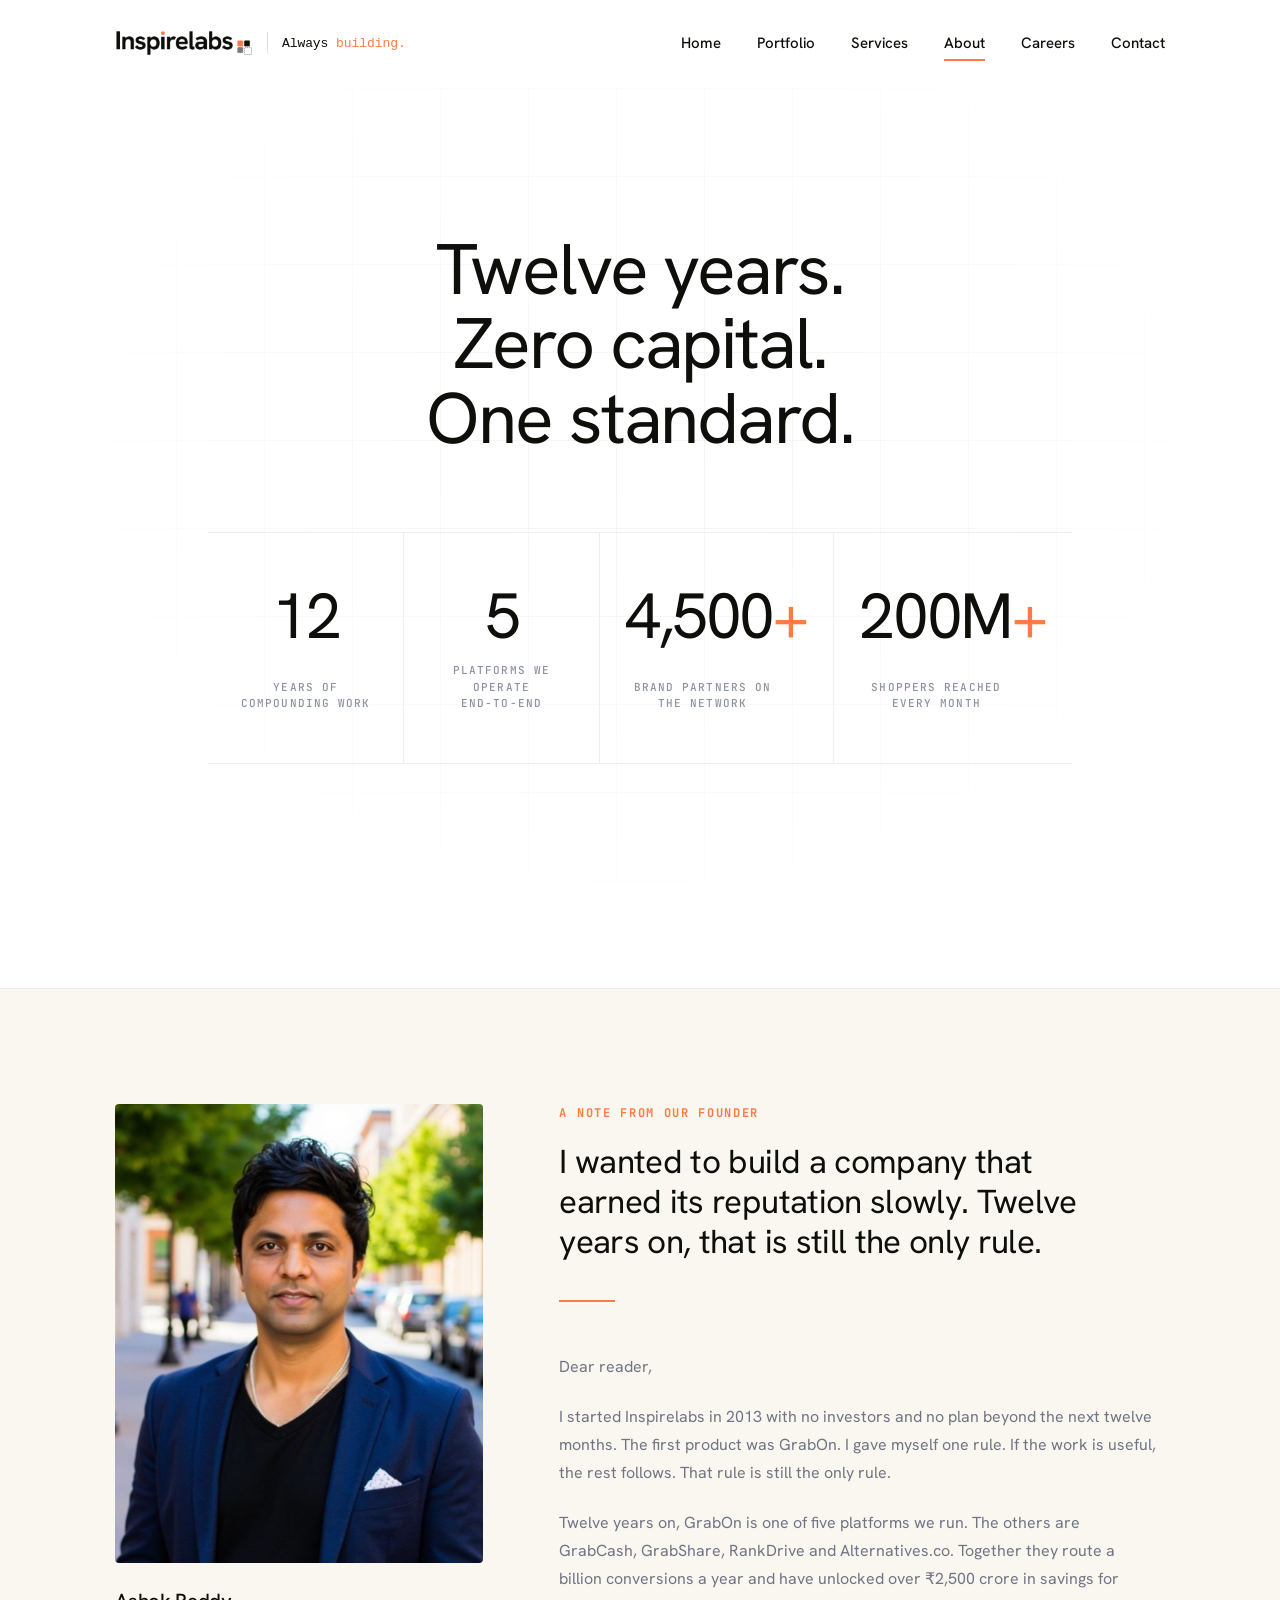
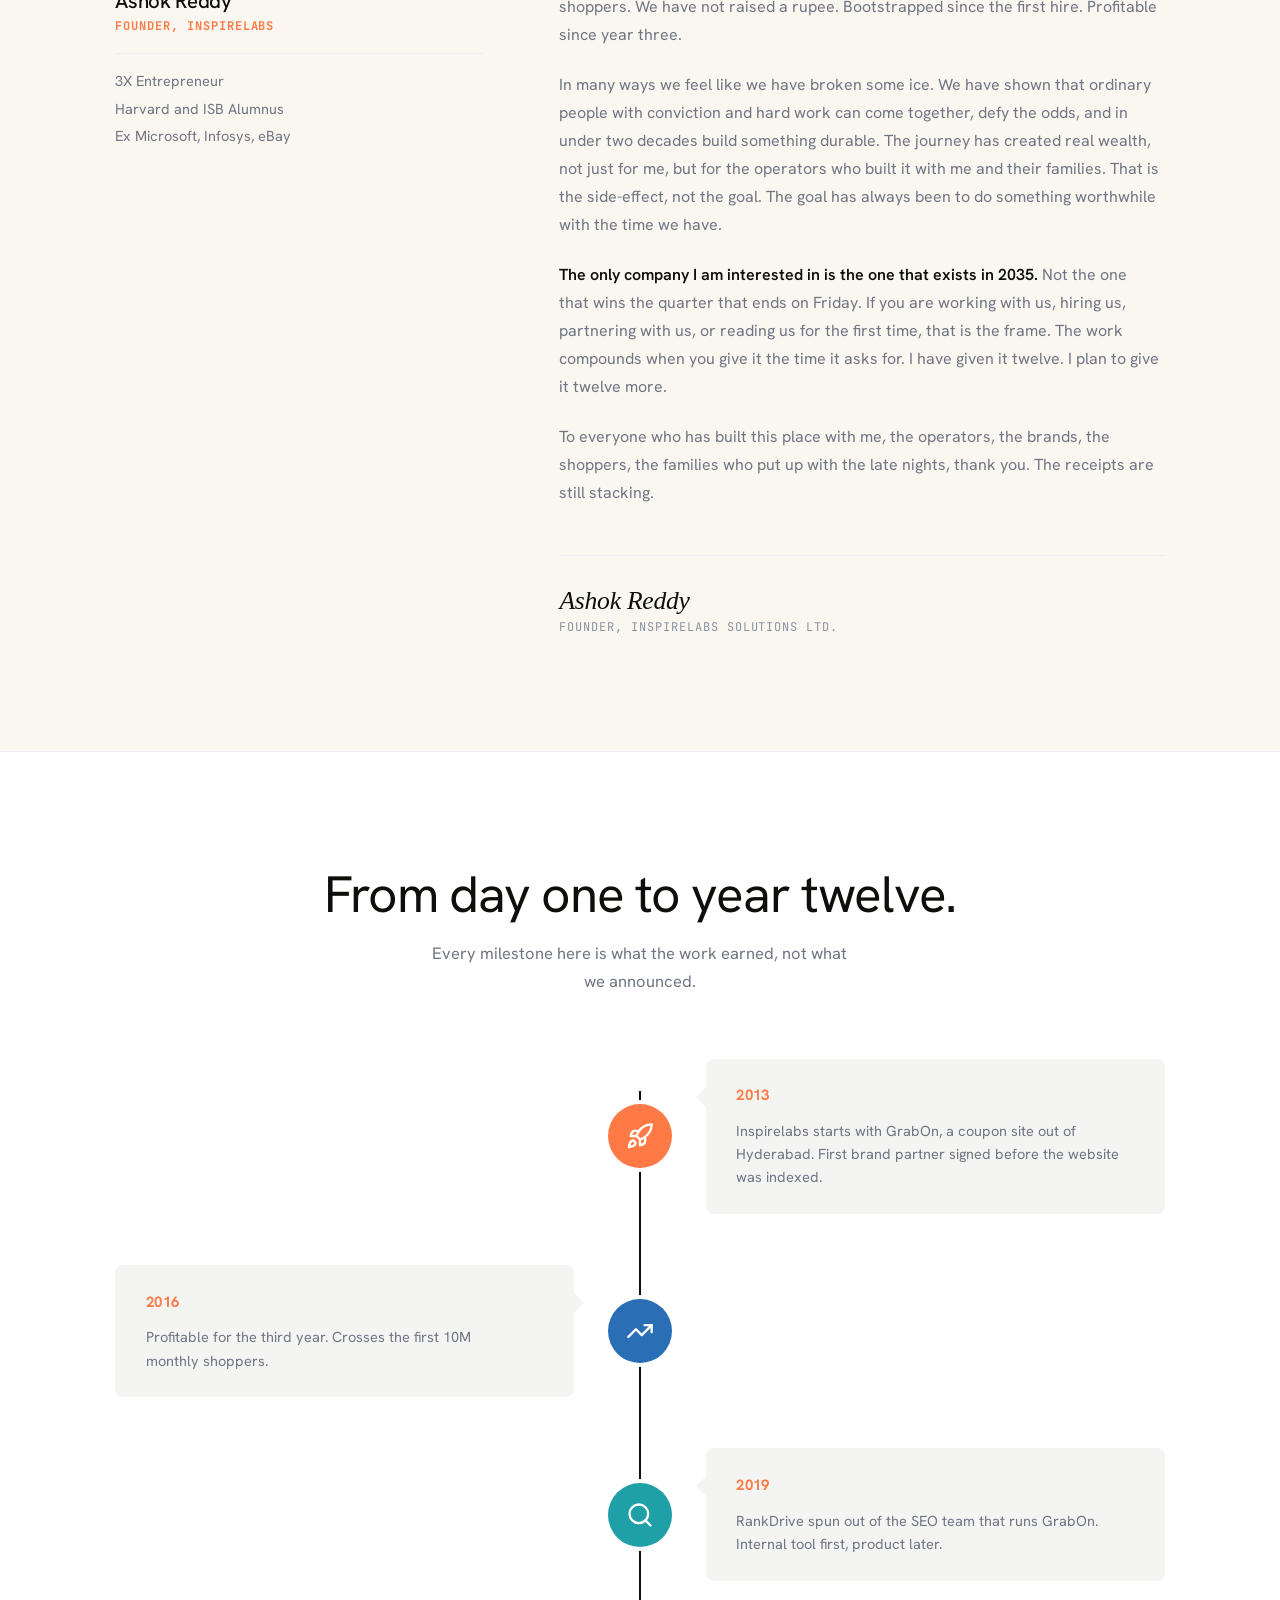
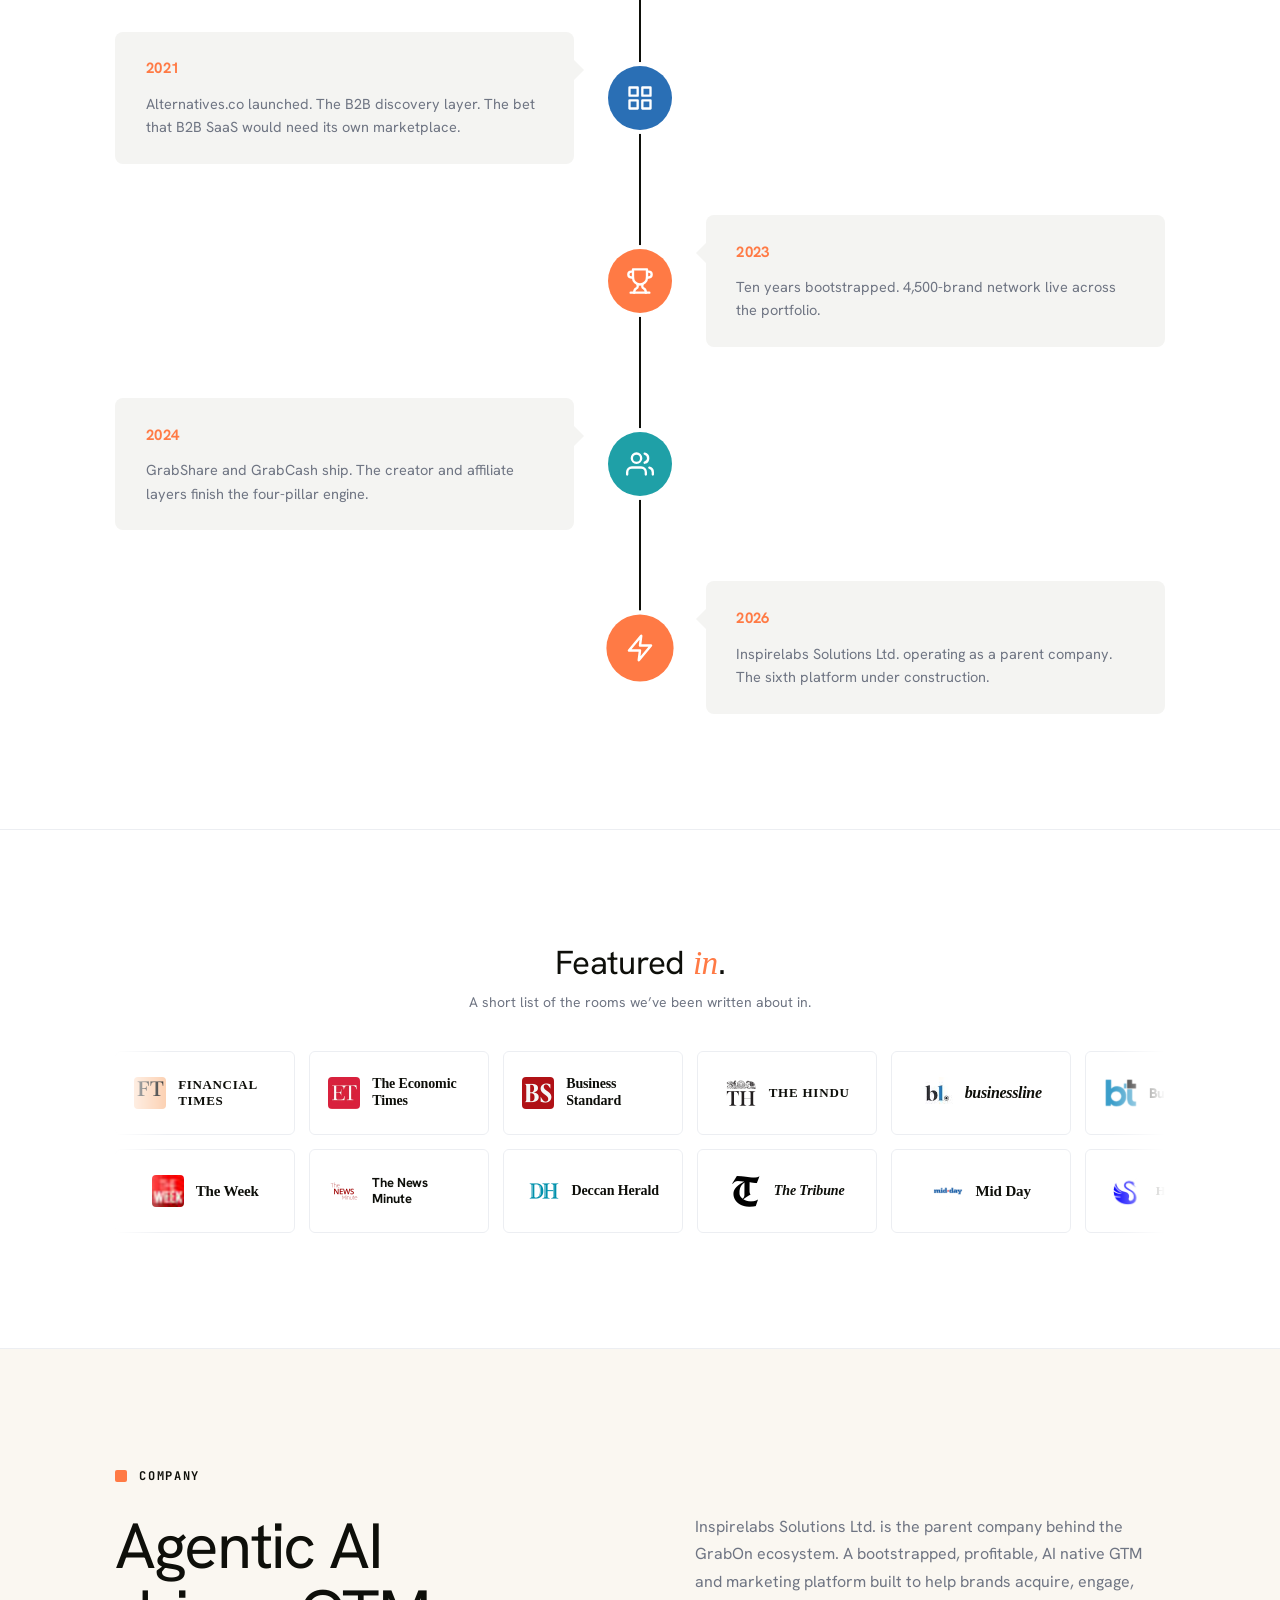
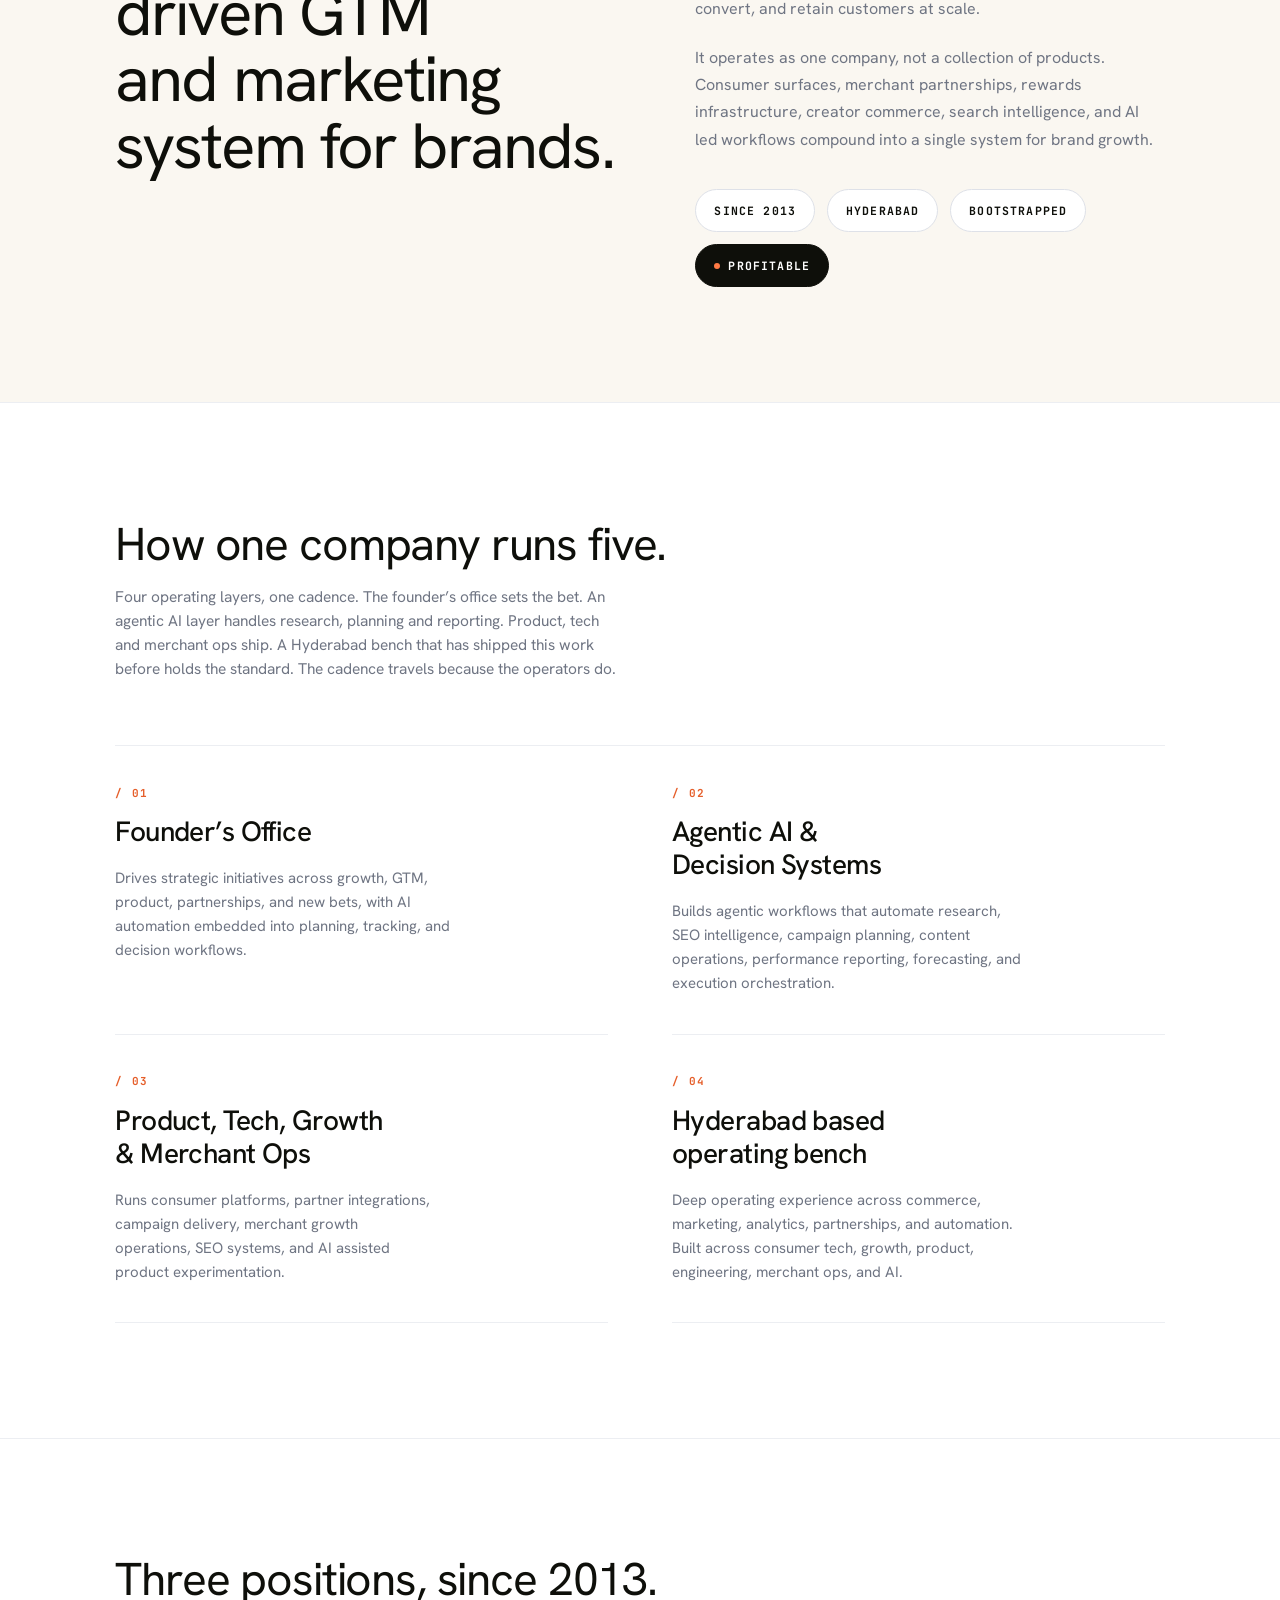
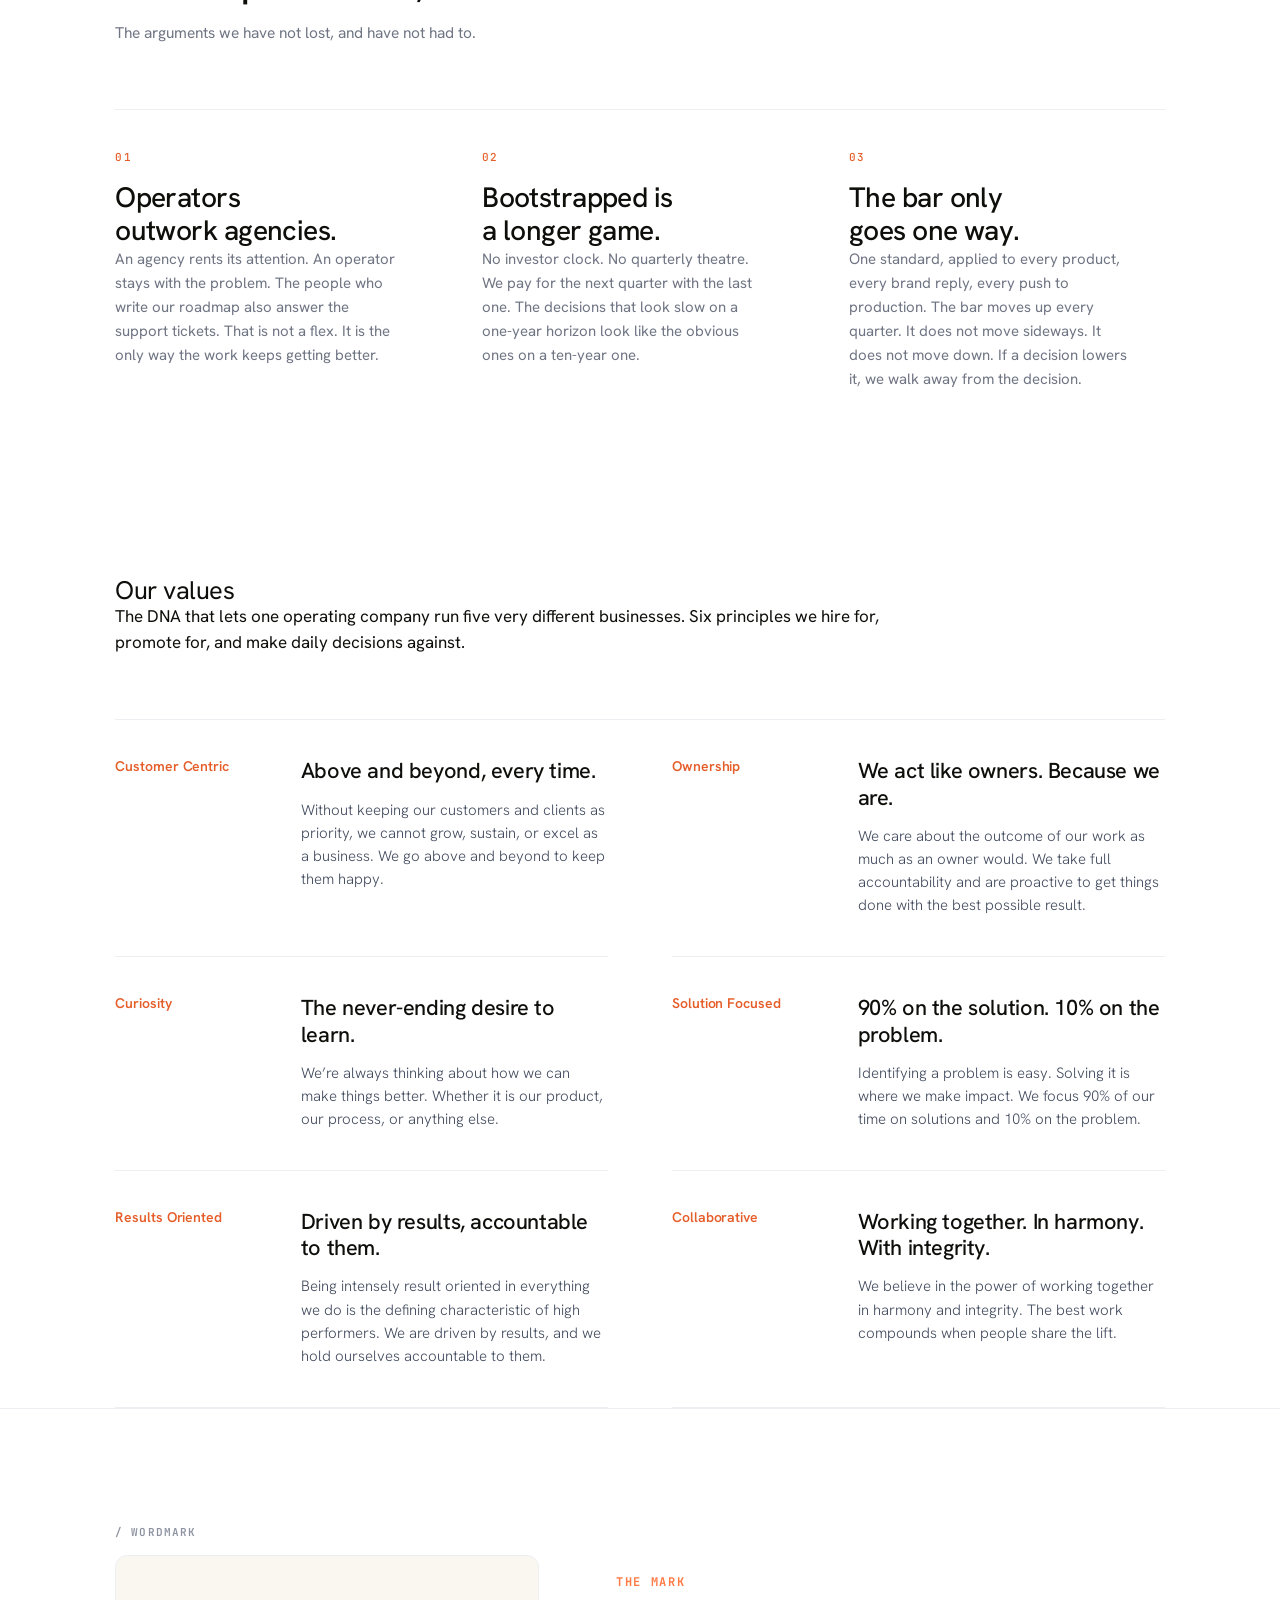
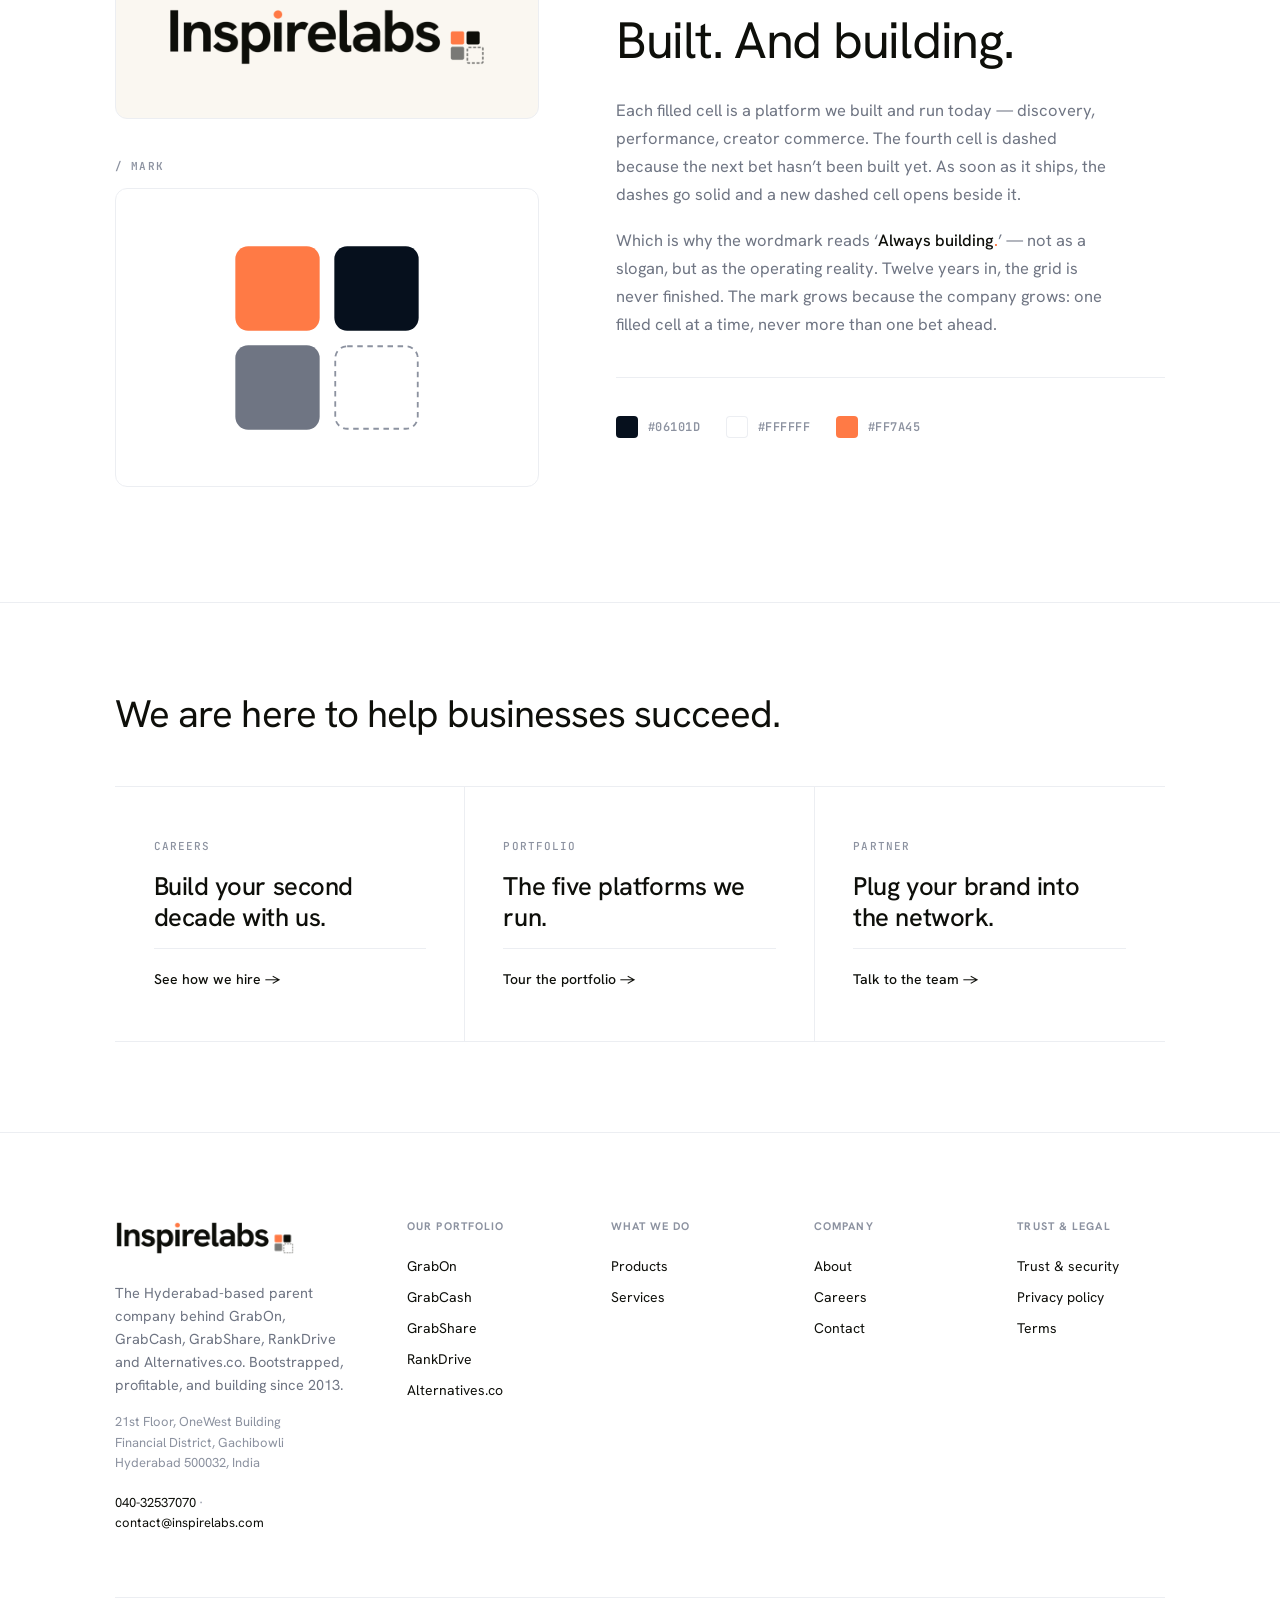
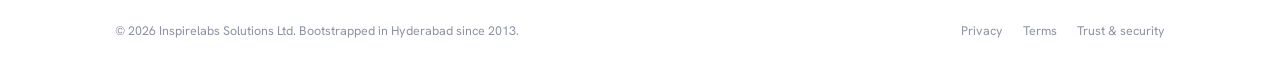
<file: about.html>
<!DOCTYPE html>
<html lang="en">
<head>
<meta charset="UTF-8" />
<meta name="viewport" content="width=device-width, initial-scale=1.0" />
<title>About Inspirelabs</title>
<meta name="description" content="Inspirelabs is a Hyderabad operating company building for India's consumer internet. Founded 2013 by Ashok Reddy. Five platforms. 4,500 brand partners. 200 million monthly shoppers. Bootstrapped, profitable, here for the second decade." />
<meta name="theme-color" content="#FFFFFF" />
<link rel="canonical" href="https://inspirelabs.com/about.html" />
<meta property="og:type" content="website" />
<meta property="og:title" content="About Inspirelabs" />
<meta property="og:description" content="Inspirelabs is a Hyderabad operating company building for India's consumer internet. Founded 2013 by Ashok Reddy. Five platforms. 4,500 brand partners. 200 million monthly shoppers. Bootstrapped, profitable, here for the second decade." />
<meta property="og:url" content="https://inspirelabs.com/about.html" />
<meta property="og:image" content="https://inspirelabs.com/assets/brand/inspirelabs-share-card.png" />
<meta property="og:image:width" content="1200" />
<meta property="og:image:height" content="630" />
<meta property="og:site_name" content="Inspirelabs" />
<meta name="twitter:card" content="summary_large_image" />
<meta name="twitter:title" content="About Inspirelabs" />
<meta name="twitter:description" content="Inspirelabs is a Hyderabad operating company building for India's consumer internet. Founded 2013 by Ashok Reddy. Five platforms. 4,500 brand partners. 200 million monthly shoppers. Bootstrapped, profitable, here for the second decade." />
<meta name="twitter:image" content="https://inspirelabs.com/assets/brand/inspirelabs-share-card.png" />
<link rel="icon" type="image/svg+xml" href="assets/brand/inspirelabs-mark.svg" />
<link rel="preconnect" href="https://fonts.googleapis.com" />
<link rel="preconnect" href="https://fonts.gstatic.com" crossorigin />
<link href="https://fonts.googleapis.com/css2?family=Hanken+Grotesk:wght@300..900&family=JetBrains+Mono:wght@400..700&display=swap" rel="stylesheet" />

<style>
:root {
  --white: #FFFFFF; --bg: #FFFFFF; --warm: #FAF7F1; --text: #0E0F0A;
  --text-secondary: #6F7583; --text-tertiary: #8C92A0;
  --hairline: #ECEEF2; --line: #DEE1E8;
  --accent: #FF7A45; --accent-soft: #FFE7DC; --accent-deep: #E55E2A;
  --max-w: 1800px; --pad-x: clamp(20px, 3vw, 56px);
  --ease: cubic-bezier(0.16, 1, 0.3, 1);
}

* { box-sizing: border-box; margin: 0; padding: 0; }
html { scroll-behavior: smooth; }
body { font-family: 'Hanken Grotesk', -apple-system, BlinkMacSystemFont, 'Segoe UI', sans-serif; background: var(--bg); color: var(--text); font-size: 17px; font-weight: 400; line-height: 1.5; -webkit-font-smoothing: antialiased; }
img, svg { display: block; max-width: 100%; }
a { color: inherit; text-decoration: none; }
button { font: inherit; cursor: pointer; border: none; background: none; color: inherit; }
ul, ol { list-style: none; }
::selection { background: var(--accent); color: var(--white); }
.container { width: min(88%, var(--max-w)); margin: 0 auto; padding: 0 var(--pad-x); }
@media (max-width: 1100px) { .container { width: 100%; } }

.nav { position: sticky; top: 0; z-index: 100; background: rgba(255, 255, 255, 0.92); backdrop-filter: saturate(140%) blur(14px); -webkit-backdrop-filter: saturate(140%) blur(14px); padding: 22px 0; border-bottom: 1px solid transparent; transition: border-color 0.25s var(--ease); }
.nav.scrolled { border-bottom-color: var(--hairline); }
.nav-inner { display: flex; align-items: center; justify-content: space-between; gap: 32px; }
.nav-brand { display: inline-flex; align-items: center; color: var(--text); line-height: 1; }
.nav-brand .brand-logo { height: 26px; width: auto; display: block; }
.footer-brand-block .nav-brand .brand-logo { height: 34px; }
.nav.on-hero .nav-brand .brand-logo { filter: invert(1) brightness(2); }
.nav-brand .brand-sep { display: inline-block; width: 1px; height: 22px; background: var(--line); margin: 0 14px; }
.nav-brand .brand-tagline { font-family: ui-monospace, SFMono-Regular, Menlo, monospace; font-size: 13px; font-weight: 500; letter-spacing: -0.005em; color: var(--text); white-space: nowrap; }
.nav-brand .brand-tagline-accent { color: var(--accent); }
.footer-brand-block .nav-brand .brand-sep,
.footer-brand-block .nav-brand .brand-tagline { display: none; }
.nav.on-hero .nav-brand .brand-sep { background: rgba(255,255,255,0.25); }
.nav.on-hero .nav-brand .brand-tagline { color: var(--white); }
@media (max-width: 540px) { .nav-brand .brand-sep, .nav-brand .brand-tagline { display: none; } }
.nav-links { display: flex; gap: 36px; align-items: center; }
.nav-link { font-size: 15px; font-weight: 500; color: var(--text); padding: 10px 0; position: relative; transition: color 0.2s var(--ease); }
.nav-link:hover { color: var(--accent-deep); }
.nav-link:focus-visible { outline: 2px solid var(--accent); outline-offset: 6px; border-radius: 2px; }
.nav-brand:focus-visible { outline: 2px solid var(--accent); outline-offset: 6px; border-radius: 2px; }
.nav-toggle:focus-visible { outline: 2px solid var(--accent); outline-offset: 4px; }
.nav-link.active::after { content: ''; position: absolute; bottom: 4px; left: 0; right: 0; height: 2px; background: var(--accent); }
.nav-toggle { display: none; width: 36px; height: 36px; }
.nav-toggle span { display: block; width: 22px; height: 1.5px; background: var(--text); margin: 5px auto; }
@media (max-width: 880px) {
  .nav-links { position: fixed; top: 0; left: 0; right: 0; height: 100vh; height: 100svh; background: var(--white); flex-direction: column; justify-content: center; align-items: center; gap: 28px; transform: translateY(-100%); transition: transform 0.3s var(--ease); z-index: 99; padding: 96px 24px 40px; display: flex; }
  .nav.is-open .nav-links { transform: translateY(0); }
  .nav-toggle { display: block; position: relative; z-index: 101; cursor: pointer; }
  .nav-toggle span { transition: transform 0.25s var(--ease), opacity 0.2s var(--ease); transform-origin: center; }
  .nav.is-open .nav-toggle span:nth-child(1) { transform: translateY(6.5px) rotate(45deg); }
  .nav.is-open .nav-toggle span:nth-child(2) { opacity: 0; }
  .nav.is-open .nav-toggle span:nth-child(3) { transform: translateY(-6.5px) rotate(-45deg); }
  .nav-link { font-size: 22px; padding: 8px 0; }
}

h1, h2, h3, h4, h5 { color: var(--text); font-weight: 400; letter-spacing: -0.02em; line-height: 1.06; text-wrap: balance; }
p, .lead, .section-intro { text-wrap: pretty; }
.display-1 { font-size: clamp(48px, 5.6vw, 104px); font-weight: 400; letter-spacing: -0.03em; line-height: 1.04; }

section { padding: clamp(64px, 7vw, 110px) 0; position: relative; }

/* Hero, same pattern as products/services */
.hero {
  position: relative;
  min-height: 100vh;
  min-height: 100svh;
  padding: clamp(110px, 16vh, 200px) 0 clamp(56px, 6vh, 96px);
  overflow: hidden;
  display: flex;
  flex-direction: column;
  justify-content: flex-start;
  text-align: center;
}
.hero-grid {
  position: absolute; inset: 0;
  background-image:
    linear-gradient(to right, rgba(15, 17, 23, 0.05) 1px, transparent 1px),
    linear-gradient(to bottom, rgba(15, 17, 23, 0.05) 1px, transparent 1px);
  background-size: 88px 88px;
  -webkit-mask-image: radial-gradient(ellipse 60% 70% at 50% 40%, black 0%, transparent 78%);
  mask-image: radial-gradient(ellipse 60% 70% at 50% 40%, black 0%, transparent 78%);
  pointer-events: none; z-index: 0;
}
.hero-inner { position: relative; z-index: 1; max-width: 940px; margin: 0 auto; }
.hero-eyebrow {
  font-family: 'JetBrains Mono', monospace;
  font-size: 12px; letter-spacing: 0.08em; text-transform: uppercase;
  color: var(--text-tertiary); font-weight: 500;
  display: inline-block;
  margin-bottom: clamp(28px, 3vw, 40px);
}
.hero h1 { max-width: 18ch; margin: 0 auto; }
.hero-sub {
  font-size: clamp(15.5px, 1.2vw, 18px);
  line-height: 1.55;
  color: var(--text-secondary);
  max-width: 56ch;
  margin: clamp(24px, 2.4vw, 36px) auto 0;
}

/* Journey timeline, alternating spine with icon markers */
.about-timeline { padding: clamp(80px, 9vw, 140px) 0; border-top: 1px solid var(--hairline); }
.about-timeline-head { margin-bottom: clamp(48px, 5vw, 72px); text-align: center; }
.about-timeline-kicker { font-family: 'JetBrains Mono', ui-monospace, SFMono-Regular, Menlo, monospace; font-size: 12px; letter-spacing: 0.18em; text-transform: uppercase; color: var(--accent); font-weight: 700; margin-bottom: 16px; display: inline-flex; align-items: center; gap: 14px; }
.about-timeline-kicker::after { content: ''; width: 56px; height: 2px; background: var(--accent); display: inline-block; }
.about-timeline-title { font-size: clamp(34px, 4vw, 56px); font-weight: 400; letter-spacing: -0.025em; line-height: 1.08; margin: 0 auto 18px; max-width: 22ch; }
.about-timeline-intro { font-size: clamp(16.5px, 1.25vw, 19px); line-height: 1.65; color: var(--text-secondary); margin: 0 auto; max-width: 56ch; }

.about-timeline-track { list-style: none; padding: 0; margin: 0 auto; max-width: 1080px; position: relative; }
.about-timeline-track::before { content: ''; position: absolute; left: 50%; top: 32px; bottom: 32px; width: 2px; background: var(--text); transform: translateX(-1px); z-index: 0; }
.about-timeline-row { display: grid; grid-template-columns: 1fr 80px 1fr; align-items: center; margin-bottom: clamp(40px, 4vw, 64px); position: relative; }
.about-timeline-row:last-child { margin-bottom: 0; }
.about-timeline-marker { grid-column: 2; width: 64px; height: 64px; border-radius: 50%; background: var(--accent); display: flex; align-items: center; justify-content: center; margin: 0 auto; z-index: 1; box-shadow: 0 0 0 4px var(--white); transition: transform 0.2s var(--ease); }
.about-timeline-marker svg { width: 28px; height: 28px; color: var(--white); stroke-width: 2; }
.about-timeline-row:nth-child(even) .about-timeline-marker { background: #2A6FB5; }
.about-timeline-row:nth-child(3n) .about-timeline-marker { background: #1FA0A7; }
.about-timeline-row.is-current .about-timeline-marker { background: var(--accent); transform: scale(1.05); }

.about-timeline-card { background: #F4F4F2; padding: clamp(20px, 2vw, 28px) clamp(22px, 2.4vw, 32px); border-radius: 8px; position: relative; }
.about-timeline-row[data-side="right"] .about-timeline-card { grid-column: 3; margin-left: clamp(18px, 2vw, 28px); }
.about-timeline-row[data-side="left"] .about-timeline-card { grid-column: 1; margin-right: clamp(18px, 2vw, 28px); }
.about-timeline-row[data-side="right"] .about-timeline-card::before { content: ''; position: absolute; left: -10px; top: 28px; width: 0; height: 0; border-top: 10px solid transparent; border-bottom: 10px solid transparent; border-right: 10px solid #F4F4F2; }
.about-timeline-row[data-side="left"] .about-timeline-card::before { content: ''; position: absolute; right: -10px; top: 28px; width: 0; height: 0; border-top: 10px solid transparent; border-bottom: 10px solid transparent; border-left: 10px solid #F4F4F2; }

.about-timeline-card-header { font-size: clamp(15px, 1.15vw, 17px); font-weight: 700; color: var(--text); margin-bottom: 12px; letter-spacing: 0.02em; text-transform: uppercase; }
.about-timeline-card-header .year { color: var(--accent); }
.about-timeline-card-list { list-style: none; padding: 0; margin: 0; }
.about-timeline-card-list li { font-size: clamp(14px, 1.05vw, 15.5px); line-height: 1.55; color: var(--text-secondary); padding: 3px 0; }
.about-timeline-card-text { font-size: clamp(14.5px, 1.1vw, 16px); line-height: 1.6; color: var(--text-secondary); margin: 0; }

@media (max-width: 760px) {
  .about-timeline-track::before { left: 32px; }
  .about-timeline-row { grid-template-columns: 64px 1fr; gap: 16px; margin-bottom: 28px; }
  .about-timeline-marker { grid-column: 1; }
  .about-timeline-row[data-side="right"] .about-timeline-card,
  .about-timeline-row[data-side="left"] .about-timeline-card { grid-column: 2; margin: 0; }
  .about-timeline-row[data-side="right"] .about-timeline-card::before,
  .about-timeline-row[data-side="left"] .about-timeline-card::before {
    left: -10px; right: auto;
    border-right: 10px solid #F4F4F2; border-left: none;
  }
}

/* Awards & Recognition, editorial format matching the rest of the page */
.about-recognition { padding: clamp(80px, 9vw, 140px) 0; border-top: 1px solid var(--hairline); }
.about-awards { list-style: none; padding: 0; margin: 0 0 clamp(56px, 6vw, 88px); }
.about-award { display: grid; grid-template-columns: 140px 1fr 80px; gap: clamp(20px, 2.4vw, 40px); padding: clamp(22px, 2.4vw, 32px) 0; border-top: 1px solid var(--hairline); align-items: baseline; }
.about-award:last-child { border-bottom: 1px solid var(--hairline); }
.about-award-source { font-size: clamp(15px, 1.15vw, 17px); font-weight: 600; color: var(--text); letter-spacing: -0.01em; }
.about-award-title { font-size: clamp(15px, 1.15vw, 17px); font-weight: 400; color: var(--text-secondary); line-height: 1.5; }
.about-award-year { font-size: clamp(15px, 1.15vw, 17px); color: var(--text-tertiary); font-weight: 500; text-align: right; }
@media (max-width: 720px) { .about-award { grid-template-columns: 1fr; gap: 4px; } .about-award-year { text-align: left; font-size: 13px; } }

.about-press { padding-top: 0; }
.about-press-head { text-align: center; margin-bottom: clamp(28px, 3vw, 44px); }
.about-press-title { font-size: clamp(26px, 2.6vw, 36px); font-weight: 400; letter-spacing: -0.02em; line-height: 1.1; color: var(--text); margin: 0 0 10px; }
.about-press-title em { font-family: 'Instrument Serif', Georgia, serif; font-style: italic; color: var(--accent); font-weight: 400; }
.about-press-sub { font-size: clamp(14px, 1.05vw, 16px); color: var(--text-secondary); margin: 0; }
.about-press-marquee { position: relative; overflow: hidden; mask-image: linear-gradient(to right, transparent 0, #000 5%, #000 95%, transparent 100%); -webkit-mask-image: linear-gradient(to right, transparent 0, #000 5%, #000 95%, transparent 100%); margin-bottom: 14px; }
.about-press-marquee:last-child { margin-bottom: 0; }
.about-press-track { display: flex; gap: 14px; width: max-content; animation: pressMarquee 55s linear infinite; align-items: center; }
.about-press-track--reverse { animation: pressMarqueeReverse 60s linear infinite; }
.about-press-marquee:hover .about-press-track { animation-play-state: paused; }
@keyframes pressMarquee { from { transform: translateX(0); } to { transform: translateX(-50%); } }
@keyframes pressMarqueeReverse { from { transform: translateX(-50%); } to { transform: translateX(0); } }
.about-press-track .press-card { flex: 0 0 180px; min-height: 84px; }
.about-press-grid { display: grid; grid-template-columns: repeat(auto-fill, minmax(160px, 1fr)); gap: 14px; }
.press-card { background: var(--white); border: 1px solid var(--hairline); border-radius: 6px; padding: 18px 18px; min-height: 84px; display: flex; align-items: center; justify-content: center; gap: 12px; text-align: left; transition: border-color 0.2s var(--ease), transform 0.2s var(--ease), box-shadow 0.2s var(--ease); }
.press-card:hover { border-color: var(--text); transform: translateY(-2px); box-shadow: 0 4px 12px rgba(14, 15, 10, 0.06); }
.press-card img { width: 32px; height: 32px; object-fit: contain; flex-shrink: 0; border-radius: 4px; }
.press-card span { font-size: 14px; font-weight: 600; color: var(--text); letter-spacing: -0.01em; line-height: 1.2; }
/* Per-publication typographic flavour */
.press-card--ft span { font-family: Georgia, 'Times New Roman', serif; font-weight: 700; letter-spacing: 0.05em; text-transform: uppercase; font-size: 13px; }
.press-card--et span { font-family: Georgia, 'Times New Roman', serif; font-weight: 700; font-size: 14px; letter-spacing: -0.01em; }
.press-card--bs span { font-family: Georgia, 'Times New Roman', serif; font-weight: 600; font-size: 14px; }
.press-card--hindu span { font-family: Georgia, 'Times New Roman', serif; font-weight: 700; text-transform: uppercase; letter-spacing: 0.06em; font-size: 13px; }
.press-card--bizline span { font-family: Georgia, 'Times New Roman', serif; font-style: italic; font-weight: 700; font-size: 16px; text-transform: lowercase; letter-spacing: -0.02em; }
.press-card--biztoday span { font-family: 'Hanken Grotesk', sans-serif; font-weight: 800; letter-spacing: -0.02em; font-size: 14px; }
.press-card--cnbc span { font-family: 'Hanken Grotesk', sans-serif; font-weight: 800; letter-spacing: 0.02em; font-size: 13px; text-transform: uppercase; }
.press-card--ys span { font-family: 'Hanken Grotesk', sans-serif; font-weight: 700; font-size: 15px; letter-spacing: -0.02em; }
.press-card--inc42 span { font-family: 'Hanken Grotesk', sans-serif; font-weight: 800; letter-spacing: -0.03em; font-size: 16px; }
.press-card--vc span { font-family: 'Hanken Grotesk', sans-serif; font-weight: 700; letter-spacing: -0.01em; font-size: 14px; }
.press-card--print span { font-family: Georgia, 'Times New Roman', serif; font-weight: 700; font-size: 15px; letter-spacing: -0.01em; }
.press-card--week span { font-family: Georgia, 'Times New Roman', serif; font-weight: 700; font-size: 15px; }
.press-card--newsmin span { font-family: 'Hanken Grotesk', sans-serif; font-weight: 700; font-size: 13px; letter-spacing: -0.01em; }
.press-card--deccan span { font-family: Georgia, 'Times New Roman', serif; font-weight: 700; font-size: 14px; }
.press-card--tribune span { font-family: Georgia, 'Times New Roman', serif; font-style: italic; font-weight: 700; font-size: 14px; }
.press-card--midday span { font-family: Georgia, 'Times New Roman', serif; font-weight: 700; font-size: 15px; }
.press-card--hans span { font-family: Georgia, 'Times New Roman', serif; font-weight: 700; font-size: 13px; text-transform: uppercase; letter-spacing: 0.04em; }
.press-card--techcircle span { font-family: 'Hanken Grotesk', sans-serif; font-weight: 800; letter-spacing: -0.01em; font-size: 14px; }
.press-card--techstory span { font-family: 'Hanken Grotesk', sans-serif; font-weight: 700; font-size: 14px; }
.press-card--devdiscourse span { font-family: 'Hanken Grotesk', sans-serif; font-weight: 700; font-size: 13px; }
.press-card--scoop span { font-family: 'Hanken Grotesk', sans-serif; font-weight: 800; font-size: 13px; text-transform: uppercase; letter-spacing: 0.04em; }

/* Numbers bar */
.about-numbers { padding: clamp(64px, 7vw, 110px) 0; }
.hero-numbers { margin-top: clamp(56px, 6vw, 96px); }
.about-numbers-grid {
  display: grid; grid-template-columns: repeat(4, 1fr);
  border-top: 1px solid var(--hairline);
}
.about-num {
  padding: clamp(36px, 4vw, 56px) clamp(20px, 2vw, 36px);
  border-right: 1px solid var(--hairline);
  border-bottom: 1px solid var(--hairline);
  display: flex; flex-direction: column; gap: 14px;
  min-height: 200px;
  justify-content: space-between;
}
.about-num:last-child { border-right: none; }
.about-num-val {
  font-size: clamp(40px, 5vw, 80px);
  font-weight: 400; letter-spacing: -0.035em; line-height: 1;
  white-space: nowrap;
}
.about-num-val .accent { color: var(--accent); font-weight: 400; }
.about-num-lbl {
  font-family: 'JetBrains Mono', monospace;
  font-size: 11px; letter-spacing: 0.10em; text-transform: uppercase;
  color: var(--text-tertiary); font-weight: 500;
  max-width: 22ch;
}
@media (max-width: 900px) { .about-numbers-grid { grid-template-columns: repeat(2, 1fr); } .about-num:nth-child(2n) { border-right: none; } }
@media (max-width: 520px) { .about-numbers-grid { grid-template-columns: 1fr; } .about-num { border-right: none; } }

/* Origin narrative, 2-column editorial (matches services pillar pattern) */
.about-origin { padding: clamp(80px, 9vw, 140px) 0; border-top: 1px solid var(--hairline); }
.about-origin-grid {
  display: grid;
  grid-template-columns: minmax(0, 1fr) minmax(0, 1.4fr);
  gap: clamp(56px, 7vw, 120px);
  align-items: start;
}
@media (max-width: 980px) { .about-origin-grid { grid-template-columns: 1fr; gap: 32px; } }
.about-origin-title {
  font-size: clamp(34px, 4vw, 56px);
  font-weight: 400; letter-spacing: -0.025em; line-height: 1.08;
  margin: 0; max-width: 14ch;
}
.about-origin-body p {
  font-size: clamp(16.5px, 1.25vw, 19px);
  line-height: 1.7; color: var(--text-secondary);
  margin: 0 0 22px;
  max-width: 60ch;
}
.about-origin-body p:last-child { margin-bottom: 0; }
.about-origin-body strong { color: var(--text); font-weight: 600; }

/* Founder note, Eternal pattern with small photo + date/title row */
.about-founder { padding: clamp(80px, 9vw, 140px) 0; border-top: 1px solid var(--hairline); background: var(--warm); }
.about-founder-grid {
  display: grid;
  grid-template-columns: minmax(0, 0.85fr) minmax(0, 1.4fr);
  gap: clamp(48px, 6vw, 96px);
  align-items: start;
}
@media (max-width: 880px) {
  .about-founder-grid { grid-template-columns: 1fr; gap: 40px; }
}
.about-founder-aside { position: sticky; top: 100px; }
@media (max-width: 880px) { .about-founder-aside { position: static; } }
.about-founder-photo {
  aspect-ratio: 4 / 5;
  width: 100%;
  max-width: 380px;
  border-radius: 4px;
  overflow: hidden;
  background: var(--accent-soft);
  margin-bottom: 28px;
}
.about-founder-photo img { width: 100%; height: 100%; object-fit: cover; display: block; }
.about-founder-name {
  font-size: clamp(20px, 1.6vw, 24px);
  font-weight: 500; letter-spacing: -0.015em;
  margin: 0 0 4px;
  color: var(--text);
}
.about-founder-role {
  font-family: 'JetBrains Mono', monospace;
  font-size: 12px; letter-spacing: 0.08em; text-transform: uppercase;
  color: var(--accent); font-weight: 700;
  margin: 0;
}
.about-founder-creds {
  list-style: none;
  margin: 18px 0 0;
  padding: 16px 0 0;
  border-top: 1px solid var(--hairline);
  display: flex; flex-direction: column; gap: 6px;
}
.about-founder-creds li {
  font-size: 14.5px;
  color: var(--text-secondary);
  line-height: 1.5;
}

/* ── Team & Operating Depth ─────────────────────────────────── */
.about-team-depth { padding: clamp(80px, 9vw, 140px) 0; border-top: 1px solid var(--hairline); }
.about-team-depth-head { max-width: 70ch; margin-bottom: clamp(48px, 5vw, 72px); }
.about-team-depth-title {
  font-size: clamp(30px, 3.6vw, 52px); font-weight: 400;
  letter-spacing: -0.025em; line-height: 1.1;
  margin-bottom: 16px; max-width: 22ch;
}
.about-team-depth-intro {
  font-size: clamp(15.5px, 1.2vw, 18px); line-height: 1.55;
  color: var(--text-secondary); max-width: 56ch;
}
.about-team-depth-grid {
  display: grid;
  grid-template-columns: 1fr 1fr;
  column-gap: clamp(48px, 5vw, 96px);
  row-gap: 0;
  border-top: 1px solid var(--hairline);
}
@media (max-width: 880px) { .about-team-depth-grid { grid-template-columns: 1fr; column-gap: 0; } }
.depth-card {
  padding: clamp(36px, 3vw, 52px) 0;
  border-bottom: 1px solid var(--hairline);
  display: flex; flex-direction: column;
  gap: 14px;
  position: relative;
}
.depth-card-num {
  font-family: 'JetBrains Mono', monospace;
  font-size: 11px; letter-spacing: 0.12em;
  color: var(--accent-deep); font-weight: 700;
}
.depth-card h3 {
  font-size: clamp(22px, 2.2vw, 28px); font-weight: 500;
  letter-spacing: -0.02em; line-height: 1.18;
  margin: 0; color: var(--text);
  max-width: 22ch;
  position: relative;
  display: inline-block;
  padding-bottom: 4px;
  transition: color 0.25s var(--ease);
}
.depth-card h3::after {
  content: '';
  position: absolute; left: 0; bottom: -2px;
  width: 0; height: 2px;
  background: var(--accent);
  transition: width 0.4s var(--ease);
}
.depth-card p {
  font-size: clamp(15px, 1.15vw, 17px); line-height: 1.6;
  color: var(--text-secondary); margin: 0;
  max-width: 44ch; text-wrap: pretty;
}
.depth-card::before {
  content: '';
  position: absolute; left: 0; right: 0; top: 0;
  height: 1px; background: var(--accent);
  transform: scaleX(0); transform-origin: left center;
  transition: transform 0.45s var(--ease);
  pointer-events: none;
}
.depth-card:hover::before { transform: scaleX(1); }
.depth-card:hover h3 { color: var(--accent-deep); }
.depth-card:hover h3::after { width: 56px; }

/* ── Company positioning band ───────────────────────────────── */
.about-company { padding: clamp(80px, 9vw, 140px) 0; border-top: 1px solid var(--hairline); background: var(--warm); }
.about-company-eyebrow {
  display: inline-flex; align-items: center; gap: 12px;
  font-family: 'JetBrains Mono', monospace;
  font-size: 12px; letter-spacing: 0.14em; text-transform: uppercase;
  color: var(--text); font-weight: 700;
  margin-bottom: 28px;
}
.about-company-eyebrow::before {
  content: ''; width: 12px; height: 12px;
  background: var(--accent); border-radius: 2px;
  display: inline-block;
}
.about-company-grid {
  display: grid;
  grid-template-columns: minmax(0, 1.1fr) minmax(0, 1fr);
  gap: clamp(40px, 5vw, 80px);
  align-items: start;
}
@media (max-width: 880px) { .about-company-grid { grid-template-columns: 1fr; gap: 36px; } }
.about-company-title {
  font-size: clamp(40px, 5vw, 76px); font-weight: 400;
  letter-spacing: -0.03em; line-height: 1.04;
  margin: 0; max-width: 14ch;
}
.about-company-body p {
  font-size: clamp(16px, 1.2vw, 18px); line-height: 1.7;
  color: var(--text-secondary); margin: 0 0 22px;
  text-wrap: pretty; max-width: 56ch;
}
.about-company-body p:last-of-type { margin-bottom: clamp(28px, 3vw, 36px); }
.about-company-tags {
  display: flex; flex-wrap: wrap; gap: 12px;
}
.about-company-tag {
  display: inline-flex; align-items: center; gap: 8px;
  font-family: 'JetBrains Mono', monospace;
  font-size: 11.5px; letter-spacing: 0.10em; text-transform: uppercase;
  font-weight: 700; color: var(--text);
  padding: 12px 18px;
  border: 1px solid var(--line);
  border-radius: 999px;
  background: var(--white);
}
.about-company-tag--filled {
  background: var(--text);
  color: var(--white);
  border-color: var(--text);
}
.about-company-tag--filled .dot {
  width: 6px; height: 6px;
  border-radius: 50%;
  background: var(--accent);
  display: inline-block;
}
.about-founder-eyebrow {
  font-family: 'JetBrains Mono', monospace;
  font-size: 12px; letter-spacing: 0.14em; text-transform: uppercase;
  color: var(--accent); font-weight: 700;
  margin-bottom: 20px;
}
.about-founder-summary {
  font-size: clamp(24px, 2.6vw, 38px);
  font-weight: 400; letter-spacing: -0.02em;
  line-height: 1.2; color: var(--text);
  margin: 0 0 clamp(36px, 4vw, 56px);
  text-wrap: balance;
}
.about-founder-summary::after {
  content: ''; display: block;
  width: 56px; height: 2px;
  background: var(--accent);
  margin-top: clamp(28px, 3vw, 40px);
}
.about-founder-body { max-width: 60ch; }
.about-founder-body p {
  font-size: clamp(16px, 1.2vw, 18px);
  line-height: 1.75; color: var(--text-secondary);
  margin: 0 0 22px;
}
.about-founder-body p:last-child { margin-bottom: 0; }
.about-founder-body p strong { color: var(--text); font-weight: 600; }
.about-founder-sig {
  margin-top: 48px;
  padding-top: 32px;
  border-top: 1px solid var(--hairline);
  display: flex; flex-direction: column; gap: 4px;
}
.about-founder-sig-name {
  font-family: Georgia, 'Times New Roman', serif;
  font-size: clamp(22px, 2vw, 28px);
  font-style: italic; font-weight: 400;
  letter-spacing: -0.01em; line-height: 1;
  color: var(--text);
}
.about-founder-sig-title {
  font-family: 'JetBrains Mono', monospace;
  font-size: 12px; letter-spacing: 0.08em; text-transform: uppercase;
  color: var(--text-tertiary);
}

/* Where we work, Hyderabad office mosaic */
.about-place { padding: clamp(80px, 9vw, 140px) 0; border-top: 1px solid var(--hairline); }
.about-place-head { margin-bottom: clamp(48px, 5vw, 72px); display: grid; grid-template-columns: minmax(0, 1fr) minmax(0, 1.4fr); gap: clamp(56px, 7vw, 120px); align-items: start; }
@media (max-width: 980px) { .about-place-head { grid-template-columns: 1fr; gap: 24px; } }
.about-place-title { font-size: clamp(34px, 4vw, 56px); font-weight: 400; letter-spacing: -0.025em; line-height: 1.08; margin: 0; max-width: 22ch; text-wrap: balance; }
.about-place-intro { font-size: clamp(16.5px, 1.25vw, 19px); line-height: 1.7; color: var(--text-secondary); margin: 0; max-width: 56ch; }

.about-place-mosaic {
  display: grid;
  grid-template-columns: repeat(12, 1fr);
  grid-auto-rows: 180px;
  gap: 12px;
}
.about-place-cell { margin: 0; overflow: hidden; border-radius: 6px; background: var(--accent-soft); position: relative; }
.about-place-cell img { width: 100%; height: 100%; object-fit: cover; display: block; transition: transform 0.6s var(--ease); }
.about-place-cell:hover img { transform: scale(1.04); }
.about-place-cell--lg { grid-column: span 7; grid-row: span 2; }
.about-place-cell--md { grid-column: span 5; grid-row: span 1; }
.about-place-cell--sm { grid-column: span 4; grid-row: span 1; }
.about-place-cell--wide { grid-column: span 8; grid-row: span 2; }
.about-place-cell--address {
  grid-column: span 4; grid-row: span 2;
  background: var(--text); color: var(--white);
  border-radius: 6px;
  padding: clamp(24px, 2.4vw, 36px);
  display: flex; flex-direction: column; justify-content: space-between;
  overflow: visible;
}
.about-place-cell--address::after { display: none; }
.about-place-eyebrow {
  font-family: 'JetBrains Mono', monospace;
  font-size: 11px; letter-spacing: 0.14em; text-transform: uppercase;
  color: var(--accent); font-weight: 700;
}
.about-place-addr {
  font-style: normal;
  font-size: clamp(15px, 1.2vw, 18px);
  line-height: 1.55;
  color: var(--white);
  font-weight: 500;
  letter-spacing: -0.01em;
}
.about-place-link {
  color: var(--white) !important;
  border-bottom-color: rgba(255,255,255,0.4) !important;
  align-self: flex-start;
}
.about-place-link:hover {
  color: var(--accent) !important;
  border-bottom-color: var(--accent) !important;
}
@media (max-width: 980px) {
  .about-place-mosaic { grid-template-columns: repeat(6, 1fr); grid-auto-rows: 160px; }
  .about-place-cell--lg { grid-column: span 6; grid-row: span 2; }
  .about-place-cell--md { grid-column: span 3; }
  .about-place-cell--sm { grid-column: span 3; }
  .about-place-cell--wide { grid-column: span 6; grid-row: span 2; }
  .about-place-cell--address { grid-column: span 6; grid-row: span 1; flex-direction: row; align-items: center; gap: 24px; }
}
@media (max-width: 540px) {
  .about-place-mosaic { grid-template-columns: 1fr; grid-auto-rows: 200px; }
  .about-place-cell, .about-place-cell--lg, .about-place-cell--md, .about-place-cell--sm, .about-place-cell--wide, .about-place-cell--address { grid-column: span 1; grid-row: span 1; }
  .about-place-cell--address { flex-direction: column; align-items: flex-start; height: auto; min-height: 200px; }
}

/* The mark, brand identity callout */
.about-mark { padding: clamp(80px, 9vw, 140px) 0; border-top: 1px solid var(--hairline); }
.about-mark-grid { display: grid; grid-template-columns: minmax(0, 0.85fr) minmax(0, 1.1fr); gap: clamp(48px, 6vw, 96px); align-items: center; }
@media (max-width: 880px) { .about-mark-grid { grid-template-columns: 1fr; gap: 40px; } }
.about-mark-visual { display: flex; flex-direction: column; align-items: stretch; gap: clamp(28px, 3vw, 44px); }
.about-mark-lockup { display: flex; flex-direction: column; gap: 14px; }
.about-mark-lockup-cap { font-family: 'JetBrains Mono', monospace; font-size: 11px; letter-spacing: 0.10em; text-transform: uppercase; color: var(--text-tertiary); font-weight: 600; }
.about-mark-wordmark-frame {
  display: flex; align-items: center; justify-content: center;
  padding: clamp(36px, 4vw, 56px) clamp(24px, 3vw, 40px);
  background: var(--cream, #FAF7F1);
  border: 1px solid var(--hairline);
  border-radius: 12px;
}
.about-mark-wordmark { width: 100%; max-width: 320px; height: auto; display: block; }
.about-mark-svg-frame {
  display: flex; align-items: center; justify-content: center;
  padding: clamp(28px, 3vw, 44px);
  background: var(--white);
  border: 1px solid var(--hairline);
  border-radius: 12px;
}
.about-mark-svg { width: 100%; max-width: 220px; height: auto; display: block; }
.about-mark-eyebrow { font-family: 'JetBrains Mono', monospace; font-size: 12px; letter-spacing: 0.14em; text-transform: uppercase; color: var(--accent); font-weight: 700; margin-bottom: 22px; }
.about-mark-title { font-size: clamp(34px, 4vw, 56px); font-weight: 400; letter-spacing: -0.025em; line-height: 1.08; margin: 0 0 28px; max-width: 16ch; }
.about-mark-body { font-size: clamp(16.5px, 1.25vw, 19px); line-height: 1.7; color: var(--text-secondary); margin: 0 0 18px; max-width: 56ch; }
.about-mark-body:last-of-type { margin-bottom: clamp(32px, 3vw, 44px); }
.about-mark-body em { font-style: normal; color: var(--text); font-weight: 500; }
.about-mark-body em .accent-dot { color: var(--accent); }
.about-mark-palette { display: flex; gap: clamp(20px, 2vw, 32px); align-items: center; padding-top: clamp(28px, 3vw, 40px); border-top: 1px solid var(--hairline); }
.about-mark-swatch { display: flex; align-items: center; gap: 10px; }
.swatch-chip { width: 22px; height: 22px; border-radius: 4px; display: inline-block; }
.swatch-hex { font-family: 'JetBrains Mono', monospace; font-size: 12px; letter-spacing: 0.04em; color: var(--text-tertiary); font-weight: 600; }

/* Three positions, compact 3-column grid */
.about-beliefs { padding: clamp(80px, 9vw, 140px) 0; border-top: 1px solid var(--hairline); }
.about-beliefs-head { max-width: 70ch; margin-bottom: clamp(48px, 5vw, 72px); }
.about-beliefs-title {
  font-size: clamp(30px, 3.6vw, 52px);
  font-weight: 400; letter-spacing: -0.025em; line-height: 1.1;
  margin-bottom: 16px;
  max-width: 22ch;
}
.about-beliefs-intro {
  font-size: clamp(15.5px, 1.2vw, 18px);
  line-height: 1.55; color: var(--text-secondary);
  max-width: 56ch;
}
.about-beliefs-grid {
  display: grid;
  grid-template-columns: repeat(3, minmax(0, 1fr));
  gap: clamp(32px, 4vw, 72px);
  padding-top: clamp(32px, 3vw, 48px);
  border-top: 1px solid var(--hairline);
}
@media (max-width: 880px) { .about-beliefs-grid { grid-template-columns: 1fr; gap: 48px; } }
.about-belief {
  display: flex; flex-direction: column;
  gap: 16px;
  position: relative;
}
.about-belief-num {
  font-family: 'JetBrains Mono', monospace;
  font-size: 11px; font-weight: 500;
  letter-spacing: 0.12em; color: var(--accent-deep);
}
.about-belief h3 {
  font-size: clamp(22px, 2.2vw, 30px);
  font-weight: 500; letter-spacing: -0.02em;
  line-height: 1.18;
  max-width: 18ch;
}
.about-belief p {
  font-size: clamp(15px, 1.15vw, 17px);
  line-height: 1.6; color: var(--text-secondary);
  max-width: 36ch;
}

/* Doors CTA, 3-col hairline grid (services-style) */
.about-doors { padding: clamp(64px, 7vw, 110px) 0; border-top: 1px solid var(--hairline); }
.about-doors-head { margin-bottom: clamp(40px, 4vw, 56px); }
.about-doors-title {
  font-size: clamp(28px, 3vw, 44px);
  font-weight: 400; letter-spacing: -0.025em; line-height: 1.1;
  max-width: none; white-space: nowrap;
}
.about-doors-grid {
  display: grid; grid-template-columns: repeat(3, 1fr);
  border-top: 1px solid var(--hairline);
}
@media (max-width: 880px) { .about-doors-grid { grid-template-columns: 1fr; } }
.about-door {
  padding: clamp(36px, 4vw, 56px) clamp(28px, 3vw, 44px);
  border-bottom: 1px solid var(--hairline);
  border-right: 1px solid var(--hairline);
  display: flex; flex-direction: column; gap: 16px;
  transition: background 0.3s var(--ease);
  min-height: 240px;
}
.about-door:last-child { border-right: none; }
@media (max-width: 880px) { .about-door { border-right: none; } }
.about-door:hover { background: var(--accent-soft); }
.about-door-eyebrow {
  font-family: 'JetBrains Mono', monospace;
  font-size: 11px; letter-spacing: 0.10em; text-transform: uppercase;
  color: var(--text-tertiary); font-weight: 500;
}
.about-door-title {
  font-size: clamp(20px, 2vw, 26px);
  font-weight: 500; letter-spacing: -0.018em;
  line-height: 1.2; max-width: 18ch;
}
.about-door-link {
  margin-top: auto;
  font-size: 14px; font-weight: 500;
  padding-top: 20px; border-top: 1px solid var(--hairline);
}

/* Footer */
footer { padding: 88px 0 32px; background: var(--white); border-top: 1px solid var(--hairline); }
.footer-grid { display: grid; grid-template-columns: 1.6fr repeat(4, 1fr); gap: 56px; }
.footer-brand-block .nav-brand { font-size: 24px; }
.footer-brand-block p { margin-top: 18px; font-size: 14.5px; color: var(--text-secondary); line-height: 1.6; max-width: 36ch; }
.footer-brand-block address { margin-top: 16px; font-size: 13px; color: var(--text-tertiary); line-height: 1.55; font-style: normal; }
.footer-brand-block address a { color: var(--text); }
.footer-col h5 { font-size: 11px; font-weight: 700; letter-spacing: 0.10em; text-transform: uppercase; color: var(--text-tertiary); margin-bottom: 18px; }
.footer-col a { display: block; font-size: 14px; color: var(--text); padding: 5px 0; transition: color 0.2s var(--ease); }
.footer-col a:hover { color: var(--accent-deep); }
.footer-bottom { margin-top: 64px; padding-top: 24px; border-top: 1px solid var(--hairline); display: flex; justify-content: space-between; gap: 24px; flex-wrap: wrap; font-size: 12.5px; color: var(--text-tertiary); }
.footer-bottom-links { display: flex; gap: 20px; }
.footer-bottom-links a { color: var(--text-tertiary); }
.footer-bottom-links a:hover { color: var(--text); }
@media (max-width: 1000px) { .footer-grid { grid-template-columns: 1fr 1fr; gap: 40px; } .footer-brand-block { grid-column: 1 / -1; } }
@media (max-width: 600px) { .footer-grid { grid-template-columns: 1fr; } .footer-brand-block { grid-column: auto; } }

.reveal { opacity: 0; transform: translateY(16px); transition: opacity 0.7s var(--ease), transform 0.7s var(--ease); }
.reveal.in-view { opacity: 1; transform: none; }
@media (prefers-reduced-motion: reduce) { .reveal { opacity: 1; transform: none; transition: none; } html { scroll-behavior: auto; } }
@media (prefers-reduced-motion: reduce) { .about-press-track { animation: none !important; } }
/* ── Values grid (6 cards) ──────────────────────────────────────── */
.values-section { padding: clamp(48px, 5.5vw, 90px) 0 0; }
.values-head { margin-bottom: clamp(48px, 5vw, 72px); max-width: 80ch; }
/* Values, 2-column hairline editorial grid (was Why-trust's format) */
.values-grid {
  display: grid;
  grid-template-columns: 1fr 1fr;
  column-gap: clamp(48px, 5vw, 96px);
  row-gap: 0;
  border-top: 1px solid var(--hairline);
}
.value-card {
  padding: clamp(36px, 3vw, 52px) 0;
  border-bottom: 1px solid var(--hairline);
  background: none;
  display: grid;
  grid-template-columns: minmax(160px, 28%) 1fr;
  column-gap: clamp(24px, 2vw, 40px);
  align-items: start;
  position: relative;
}
.value-card-idx { display: none; }
.value-card-num {
  font-size: clamp(14px, 1.05vw, 16px);
  font-weight: 600;
  letter-spacing: -0.005em;
  text-transform: none;
  color: var(--accent-deep);
  margin: 0;
  line-height: 1.2;
  transition: color 0.25s var(--ease);
}
.value-card-body { display: flex; flex-direction: column; }
.value-card h3 {
  font-size: clamp(20px, 1.7vw, 26px);
  font-weight: 500;
  letter-spacing: -0.018em;
  line-height: 1.2;
  color: var(--text);
  margin: 0 0 10px;
  text-wrap: pretty;
  position: relative;
  display: inline-block;
  padding-bottom: 4px;
  transition: color 0.25s var(--ease);
}
.value-card h3::after {
  content: '';
  position: absolute;
  left: 0;
  bottom: -2px;
  width: 0;
  height: 2px;
  background: var(--accent);
  transition: width 0.4s var(--ease);
}
.value-card p {
  font-size: 15px;
  font-weight: 300;
  line-height: 1.55;
  color: #414A5D;
  text-wrap: pretty;
  margin: 0;
}
.value-card::before {
  content: '';
  position: absolute;
  left: 0; right: 0; top: 0;
  height: 1px;
  background: var(--accent);
  transform: scaleX(0);
  transform-origin: left center;
  transition: transform 0.45s var(--ease);
  pointer-events: none;
}
.value-card:hover::before { transform: scaleX(1); }
.value-card:hover .value-card-num { color: var(--text); }
.value-card:hover h3 { color: var(--accent-deep); }
.value-card:hover h3::after { width: 56px; }
@media (max-width: 900px) {
  .values-grid { grid-template-columns: 1fr; column-gap: 0; }
  .value-card { grid-template-columns: 1fr; row-gap: 14px; }
}
</style>
</head>

<body>

<header class="nav" id="nav">
  <div class="container nav-inner">
    <a href="index.html" class="nav-brand" aria-label="Inspirelabs, Always building"><img class="brand-logo" src="assets/brand/inspirelabs-wordmark.png" alt="Inspirelabs" /><span class="brand-sep" aria-hidden="true"></span><span class="brand-tagline">Always <span class="brand-tagline-accent">building.</span></span></a>
    <nav class="nav-links" id="primary-nav" aria-label="Primary">
      <a href="index.html" class="nav-link">Home</a>
      <a href="portfolio.html" class="nav-link">Portfolio</a>
      <a href="services.html" class="nav-link">Services</a>
      <a href="about.html" class="nav-link active" aria-current="page">About</a>
      <a href="careers.html" class="nav-link">Careers</a>
      <a href="contact.html" class="nav-link">Contact</a>
    </nav>
    <button class="nav-toggle" aria-label="Open menu" aria-expanded="false" aria-controls="primary-nav"><span></span><span></span><span></span></button>
  </div>
</header>

<main>

<!-- HERO -->
<section class="hero">
  <div class="hero-grid"></div>
  <div class="container hero-inner">
    <h1 class="display-1">Twelve years.<br/>Zero capital.<br/>One standard.</h1>

    <div class="about-numbers-grid reveal hero-numbers">
      <div class="about-num">
        <div class="about-num-val">12</div>
        <div class="about-num-lbl">Years of compounding work</div>
      </div>
      <div class="about-num">
        <div class="about-num-val">5</div>
        <div class="about-num-lbl">Platforms we operate end&#8209;to&#8209;end</div>
      </div>
      <div class="about-num">
        <div class="about-num-val">4,500<span class="accent">+</span></div>
        <div class="about-num-lbl">Brand partners on the network</div>
      </div>
      <div class="about-num">
        <div class="about-num-val">200M<span class="accent">+</span></div>
        <div class="about-num-lbl">Shoppers reached every month</div>
      </div>
    </div>
  </div>
</section>

<!-- ORIGIN -->
<section class="about-founder">
  <div class="container">
    <div class="about-founder-grid">
      <aside class="about-founder-aside reveal">
        <div class="about-founder-photo">
          <img src="assets/founders/ashok-reddy.jpg" alt="Ashok Reddy, founder of Inspirelabs" loading="lazy" />
        </div>
        <h3 class="about-founder-name">Ashok Reddy</h3>
        <p class="about-founder-role">Founder, Inspirelabs</p>
        <ul class="about-founder-creds">
          <li>3X Entrepreneur</li>
          <li>Harvard and ISB Alumnus</li>
          <li>Ex Microsoft, Infosys, eBay</li>
        </ul>
      </aside>
      <div class="about-founder-content reveal">
        <div class="about-founder-eyebrow">A note from our founder</div>
        <h2 class="about-founder-summary">I wanted to build a company that earned its reputation slowly. Twelve years on, that is still the only rule.</h2>
        <div class="about-founder-body">
          <p>Dear reader,</p>
          <p>I started Inspirelabs in 2013 with no investors and no plan beyond the next twelve months. The first product was GrabOn. I gave myself one rule. If the work is useful, the rest follows. That rule is still the only rule.</p>
          <p>Twelve years on, GrabOn is one of five platforms we run. The others are GrabCash, GrabShare, RankDrive and Alternatives.co. Together they route a billion conversions a year and have unlocked over &#8377;2,500 crore in savings for shoppers. We have not raised a rupee. Bootstrapped since the first hire. Profitable since year three.</p>
          <p>In many ways we feel like we have broken some ice. We have shown that ordinary people with conviction and hard work can come together, defy the odds, and in under two decades build something durable. The journey has created real wealth, not just for me, but for the operators who built it with me and their families. That is the side-effect, not the goal. The goal has always been to do something worthwhile with the time we have.</p>
          <p><strong>The only company I am interested in is the one that exists in 2035.</strong> Not the one that wins the quarter that ends on Friday. If you are working with us, hiring us, partnering with us, or reading us for the first time, that is the frame. The work compounds when you give it the time it asks for. I have given it twelve. I plan to give it twelve more.</p>
          <p>To everyone who has built this place with me, the operators, the brands, the shoppers, the families who put up with the late nights, thank you. The receipts are still stacking.</p>
        </div>
        <div class="about-founder-sig">
          <span class="about-founder-sig-name">Ashok Reddy</span>
          <span class="about-founder-sig-title">Founder, Inspirelabs Solutions Ltd.</span>
        </div>
      </div>
    </div>
  </div>
</section>

<!-- JOURNEY TIMELINE -->
<section class="about-timeline">
  <div class="container">
    <div class="about-timeline-head reveal">
      <h2 class="about-timeline-title">From day one to year twelve.</h2>
      <p class="about-timeline-intro">Every milestone here is what the work earned, not what we announced.</p>
    </div>
    <ol class="about-timeline-track reveal">
      <li class="about-timeline-row" data-side="right">
        <div class="about-timeline-marker" aria-hidden="true">
          <svg viewBox="0 0 24 24" fill="none" stroke="currentColor" stroke-linecap="round" stroke-linejoin="round"><path d="M4.5 16.5c-1.5 1.26-2 5-2 5s3.74-.5 5-2c.71-.84.7-2.13-.09-2.91a2.18 2.18 0 0 0-2.91-.09zM12 15l-3-3a22 22 0 0 1 2-3.95A12.88 12.88 0 0 1 22 2c0 2.72-.78 7.5-6 11a22.35 22.35 0 0 1-4 2zM9 12H4s.55-3.03 2-4c1.62-1.08 5 0 5 0M12 15v5s3.03-.55 4-2c1.08-1.62 0-5 0-5"/></svg>
        </div>
        <div class="about-timeline-card">
          <div class="about-timeline-card-header"><span class="year">2013</span></div>
          <p class="about-timeline-card-text">Inspirelabs starts with GrabOn, a coupon site out of Hyderabad. First brand partner signed before the website was indexed.</p>
        </div>
      </li>

      <li class="about-timeline-row" data-side="left">
        <div class="about-timeline-card">
          <div class="about-timeline-card-header"><span class="year">2016</span></div>
          <p class="about-timeline-card-text">Profitable for the third year. Crosses the first 10M monthly shoppers.</p>
        </div>
        <div class="about-timeline-marker" aria-hidden="true">
          <svg viewBox="0 0 24 24" fill="none" stroke="currentColor" stroke-linecap="round" stroke-linejoin="round"><polyline points="22 7 13.5 15.5 8.5 10.5 2 17"/><polyline points="16 7 22 7 22 13"/></svg>
        </div>
      </li>

      <li class="about-timeline-row" data-side="right">
        <div class="about-timeline-marker" aria-hidden="true">
          <svg viewBox="0 0 24 24" fill="none" stroke="currentColor" stroke-linecap="round" stroke-linejoin="round"><circle cx="11" cy="11" r="8"/><line x1="21" y1="21" x2="16.65" y2="16.65"/></svg>
        </div>
        <div class="about-timeline-card">
          <div class="about-timeline-card-header"><span class="year">2019</span></div>
          <p class="about-timeline-card-text">RankDrive spun out of the SEO team that runs GrabOn. Internal tool first, product later.</p>
        </div>
      </li>

      <li class="about-timeline-row" data-side="left">
        <div class="about-timeline-card">
          <div class="about-timeline-card-header"><span class="year">2021</span></div>
          <p class="about-timeline-card-text">Alternatives.co launched. The B2B discovery layer. The bet that B2B SaaS would need its own marketplace.</p>
        </div>
        <div class="about-timeline-marker" aria-hidden="true">
          <svg viewBox="0 0 24 24" fill="none" stroke="currentColor" stroke-linecap="round" stroke-linejoin="round"><rect x="3" y="3" width="7" height="7"/><rect x="14" y="3" width="7" height="7"/><rect x="14" y="14" width="7" height="7"/><rect x="3" y="14" width="7" height="7"/></svg>
        </div>
      </li>

      <li class="about-timeline-row" data-side="right">
        <div class="about-timeline-marker" aria-hidden="true">
          <svg viewBox="0 0 24 24" fill="none" stroke="currentColor" stroke-linecap="round" stroke-linejoin="round"><path d="M6 9H4.5a2.5 2.5 0 0 1 0-5H6"/><path d="M18 9h1.5a2.5 2.5 0 0 0 0-5H18"/><path d="M4 22h16"/><path d="M10 14.66V17c0 .55-.47.98-.97 1.21C7.85 18.75 7 20.24 7 22"/><path d="M14 14.66V17c0 .55.47.98.97 1.21C16.15 18.75 17 20.24 17 22"/><path d="M18 2H6v7a6 6 0 0 0 12 0V2Z"/></svg>
        </div>
        <div class="about-timeline-card">
          <div class="about-timeline-card-header"><span class="year">2023</span></div>
          <p class="about-timeline-card-text">Ten years bootstrapped. 4,500-brand network live across the portfolio.</p>
        </div>
      </li>

      <li class="about-timeline-row" data-side="left">
        <div class="about-timeline-card">
          <div class="about-timeline-card-header"><span class="year">2024</span></div>
          <p class="about-timeline-card-text">GrabShare and GrabCash ship. The creator and affiliate layers finish the four-pillar engine.</p>
        </div>
        <div class="about-timeline-marker" aria-hidden="true">
          <svg viewBox="0 0 24 24" fill="none" stroke="currentColor" stroke-linecap="round" stroke-linejoin="round"><path d="M17 21v-2a4 4 0 0 0-4-4H5a4 4 0 0 0-4 4v2"/><circle cx="9" cy="7" r="4"/><path d="M23 21v-2a4 4 0 0 0-3-3.87"/><path d="M16 3.13a4 4 0 0 1 0 7.75"/></svg>
        </div>
      </li>

      <li class="about-timeline-row is-current" data-side="right">
        <div class="about-timeline-marker" aria-hidden="true">
          <svg viewBox="0 0 24 24" fill="none" stroke="currentColor" stroke-linecap="round" stroke-linejoin="round"><polygon points="13 2 3 14 12 14 11 22 21 10 12 10 13 2"/></svg>
        </div>
        <div class="about-timeline-card">
          <div class="about-timeline-card-header"><span class="year">2026</span></div>
          <p class="about-timeline-card-text">Inspirelabs Solutions Ltd. operating as a parent company. The sixth platform under construction.</p>
        </div>
      </li>
    </ol>
  </div>
</section>

<!-- AWARDS & RECOGNITION -->
<section class="about-recognition">
  <div class="container">
    <div class="about-press reveal">
      <div class="about-press-head">
        <h3 class="about-press-title">Featured <em>in</em>.</h3>
        <p class="about-press-sub">A short list of the rooms we&rsquo;ve been written about in.</p>
      </div>
      <!-- TODO: Replace each <span>Name</span> below with <img src="assets/logos/press/<file>.svg" alt="..."/> when real publication logos are available. -->
      <div class="about-press-marquee">
        <div class="about-press-track">
          <div class="press-card press-card--ft"><img src="assets/logos/press/financial-times.png" alt="Financial Times" loading="lazy" /><span>Financial Times</span></div>
          <div class="press-card press-card--et"><img src="assets/logos/press/economic-times.png" alt="The Economic Times" loading="lazy" /><span>The Economic Times</span></div>
          <div class="press-card press-card--bs"><img src="assets/logos/press/business-standard.png" alt="Business Standard" loading="lazy" /><span>Business Standard</span></div>
          <div class="press-card press-card--hindu"><img src="assets/logos/press/the-hindu.png" alt="The Hindu" loading="lazy" /><span>The Hindu</span></div>
          <div class="press-card press-card--bizline"><img src="assets/logos/press/businessline.png" alt="businessline" loading="lazy" /><span>businessline</span></div>
          <div class="press-card press-card--biztoday"><img src="assets/logos/press/business-today.png" alt="Business Today" loading="lazy" /><span>Business Today</span></div>
          <div class="press-card press-card--cnbc"><img src="assets/logos/press/cnbc-awaaz.png" alt="CNBC Awaaz" loading="lazy" /><span>CNBC Awaaz</span></div>
          <div class="press-card press-card--ys"><img src="assets/logos/press/yourstory.png" alt="YourStory" loading="lazy" /><span>YourStory</span></div>
          <div class="press-card press-card--inc42"><img src="assets/logos/press/inc42.png" alt="Inc42" loading="lazy" /><span>Inc42</span></div>
          <div class="press-card press-card--vc"><img src="assets/logos/press/vccircle.png" alt="VCCircle" loading="lazy" /><span>VCCircle</span></div>
          <div class="press-card press-card--print"><img src="assets/logos/press/theprint.png" alt="ThePrint" loading="lazy" /><span>ThePrint</span></div>
          <!-- duplicate set for seamless infinite loop -->
          <div class="press-card press-card--ft" aria-hidden="true"><img src="assets/logos/press/financial-times.png" alt="" loading="lazy" /><span>Financial Times</span></div>
          <div class="press-card press-card--et" aria-hidden="true"><img src="assets/logos/press/economic-times.png" alt="" loading="lazy" /><span>The Economic Times</span></div>
          <div class="press-card press-card--bs" aria-hidden="true"><img src="assets/logos/press/business-standard.png" alt="" loading="lazy" /><span>Business Standard</span></div>
          <div class="press-card press-card--hindu" aria-hidden="true"><img src="assets/logos/press/the-hindu.png" alt="" loading="lazy" /><span>The Hindu</span></div>
          <div class="press-card press-card--bizline" aria-hidden="true"><img src="assets/logos/press/businessline.png" alt="" loading="lazy" /><span>businessline</span></div>
          <div class="press-card press-card--biztoday" aria-hidden="true"><img src="assets/logos/press/business-today.png" alt="" loading="lazy" /><span>Business Today</span></div>
          <div class="press-card press-card--cnbc" aria-hidden="true"><img src="assets/logos/press/cnbc-awaaz.png" alt="" loading="lazy" /><span>CNBC Awaaz</span></div>
          <div class="press-card press-card--ys" aria-hidden="true"><img src="assets/logos/press/yourstory.png" alt="" loading="lazy" /><span>YourStory</span></div>
          <div class="press-card press-card--inc42" aria-hidden="true"><img src="assets/logos/press/inc42.png" alt="" loading="lazy" /><span>Inc42</span></div>
          <div class="press-card press-card--vc" aria-hidden="true"><img src="assets/logos/press/vccircle.png" alt="" loading="lazy" /><span>VCCircle</span></div>
          <div class="press-card press-card--print" aria-hidden="true"><img src="assets/logos/press/theprint.png" alt="" loading="lazy" /><span>ThePrint</span></div>
        </div>
      </div>
      <div class="about-press-marquee">
        <div class="about-press-track about-press-track--reverse">
          <div class="press-card press-card--week"><img src="assets/logos/press/the-week.png" alt="The Week" loading="lazy" /><span>The Week</span></div>
          <div class="press-card press-card--newsmin"><img src="assets/logos/press/the-news-minute.png" alt="The News Minute" loading="lazy" /><span>The News Minute</span></div>
          <div class="press-card press-card--deccan"><img src="assets/logos/press/deccan-herald.png" alt="Deccan Herald" loading="lazy" /><span>Deccan Herald</span></div>
          <div class="press-card press-card--tribune"><img src="assets/logos/press/the-tribune.png" alt="The Tribune" loading="lazy" /><span>The Tribune</span></div>
          <div class="press-card press-card--midday"><img src="assets/logos/press/mid-day.png" alt="Mid Day" loading="lazy" /><span>Mid Day</span></div>
          <div class="press-card press-card--hans"><img src="assets/logos/press/hans-india.png" alt="Hans India" loading="lazy" /><span>Hans India</span></div>
          <div class="press-card press-card--techcircle"><img src="assets/logos/press/techcircle.png" alt="TechCircle" loading="lazy" /><span>TechCircle</span></div>
          <div class="press-card press-card--techstory"><img src="assets/logos/press/techstory.png" alt="TechStory" loading="lazy" /><span>TechStory</span></div>
          <div class="press-card press-card--devdiscourse"><img src="assets/logos/press/devdiscourse.png" alt="Devdiscourse" loading="lazy" /><span>Devdiscourse</span></div>
          <div class="press-card press-card--scoop"><img src="assets/logos/press/scoopwhoop.png" alt="ScoopWhoop" loading="lazy" /><span>ScoopWhoop</span></div>
          <!-- duplicate set for seamless infinite loop -->
          <div class="press-card press-card--week" aria-hidden="true"><img src="assets/logos/press/the-week.png" alt="" loading="lazy" /><span>The Week</span></div>
          <div class="press-card press-card--newsmin" aria-hidden="true"><img src="assets/logos/press/the-news-minute.png" alt="" loading="lazy" /><span>The News Minute</span></div>
          <div class="press-card press-card--deccan" aria-hidden="true"><img src="assets/logos/press/deccan-herald.png" alt="" loading="lazy" /><span>Deccan Herald</span></div>
          <div class="press-card press-card--tribune" aria-hidden="true"><img src="assets/logos/press/the-tribune.png" alt="" loading="lazy" /><span>The Tribune</span></div>
          <div class="press-card press-card--midday" aria-hidden="true"><img src="assets/logos/press/mid-day.png" alt="" loading="lazy" /><span>Mid Day</span></div>
          <div class="press-card press-card--hans" aria-hidden="true"><img src="assets/logos/press/hans-india.png" alt="" loading="lazy" /><span>Hans India</span></div>
          <div class="press-card press-card--techcircle" aria-hidden="true"><img src="assets/logos/press/techcircle.png" alt="" loading="lazy" /><span>TechCircle</span></div>
          <div class="press-card press-card--techstory" aria-hidden="true"><img src="assets/logos/press/techstory.png" alt="" loading="lazy" /><span>TechStory</span></div>
          <div class="press-card press-card--devdiscourse" aria-hidden="true"><img src="assets/logos/press/devdiscourse.png" alt="" loading="lazy" /><span>Devdiscourse</span></div>
          <div class="press-card press-card--scoop" aria-hidden="true"><img src="assets/logos/press/scoopwhoop.png" alt="" loading="lazy" /><span>ScoopWhoop</span></div>
        </div>
      </div>
    </div>
  </div>
</section>

<!-- COMPANY POSITIONING (Agentic AI native) -->
<section class="about-company">
  <div class="container">
    <div class="about-company-eyebrow">Company</div>
    <div class="about-company-grid reveal">
      <h2 class="about-company-title">Agentic AI driven GTM and marketing system for brands.</h2>
      <div class="about-company-body">
        <p>Inspirelabs Solutions Ltd. is the parent company behind the GrabOn ecosystem. A bootstrapped, profitable, AI native GTM and marketing platform built to help brands acquire, engage, convert, and retain customers at scale.</p>
        <p>It operates as one company, not a collection of products. Consumer surfaces, merchant partnerships, rewards infrastructure, creator commerce, search intelligence, and AI led workflows compound into a single system for brand growth.</p>
        <div class="about-company-tags">
          <span class="about-company-tag">Since 2013</span>
          <span class="about-company-tag">Hyderabad</span>
          <span class="about-company-tag">Bootstrapped</span>
          <span class="about-company-tag about-company-tag--filled"><span class="dot"></span>Profitable</span>
        </div>
      </div>
    </div>
  </div>
</section>

<!-- TEAM & OPERATING DEPTH -->
<section class="about-team-depth">
  <div class="container">
    <div class="about-team-depth-head reveal">
      <h2 class="about-team-depth-title">How one company runs five.</h2>
      <p class="about-team-depth-intro">Four operating layers, one cadence. The founder&rsquo;s office sets the bet. An agentic AI layer handles research, planning and reporting. Product, tech and merchant ops ship. A Hyderabad bench that has shipped this work before holds the standard. The cadence travels because the operators do.</p>
    </div>
    <div class="about-team-depth-grid reveal">
      <article class="depth-card">
        <div class="depth-card-num">/ 01</div>
        <h3>Founder&rsquo;s Office</h3>
        <p>Drives strategic initiatives across growth, GTM, product, partnerships, and new bets, with AI automation embedded into planning, tracking, and decision workflows.</p>
      </article>
      <article class="depth-card">
        <div class="depth-card-num">/ 02</div>
        <h3>Agentic AI &amp; Decision Systems</h3>
        <p>Builds agentic workflows that automate research, SEO intelligence, campaign planning, content operations, performance reporting, forecasting, and execution orchestration.</p>
      </article>
      <article class="depth-card">
        <div class="depth-card-num">/ 03</div>
        <h3>Product, Tech, Growth &amp; Merchant Ops</h3>
        <p>Runs consumer platforms, partner integrations, campaign delivery, merchant growth operations, SEO systems, and AI assisted product experimentation.</p>
      </article>
      <article class="depth-card">
        <div class="depth-card-num">/ 04</div>
        <h3>Hyderabad based operating bench</h3>
        <p>Deep operating experience across commerce, marketing, analytics, partnerships, and automation. Built across consumer tech, growth, product, engineering, merchant ops, and AI.</p>
      </article>
    </div>
  </div>
</section>

<!-- THREE POSITIONS -->
<section class="about-beliefs">
  <div class="container">
    <div class="about-beliefs-head reveal">
      <h2 class="about-beliefs-title">Three positions, since 2013.</h2>
      <p class="about-beliefs-intro">The arguments we have not lost, and have not had to.</p>
    </div>
    <div class="about-beliefs-grid reveal">
      <article class="about-belief">
        <div class="about-belief-num">01</div>
        <div>
          <h3>Operators outwork agencies.</h3>
          <p>An agency rents its attention. An operator stays with the problem. The people who write our roadmap also answer the support tickets. That is not a flex. It is the only way the work keeps getting better.</p>
        </div>
      </article>
      <article class="about-belief">
        <div class="about-belief-num">02</div>
        <div>
          <h3>Bootstrapped is a longer game.</h3>
          <p>No investor clock. No quarterly theatre. We pay for the next quarter with the last one. The decisions that look slow on a one-year horizon look like the obvious ones on a ten-year one.</p>
        </div>
      </article>
      <article class="about-belief">
        <div class="about-belief-num">03</div>
        <div>
          <h3>The bar only goes one way.</h3>
          <p>One standard, applied to every product, every brand reply, every push to production. The bar moves up every quarter. It does not move sideways. It does not move down. If a decision lowers it, we walk away from the decision.</p>
        </div>
      </article>
    </div>
  </div>
</section>

<!-- VALUES (moved from home) -->
<section class="values-section">
 <div class="container">
 <div class="values-head reveal">
 <h2 class="section-title-xl">Our values</h2>
 <p class="biz-intro">The DNA that lets one operating company run five very different businesses. Six principles we hire for, promote for, and make daily decisions against.</p>
 </div>
 <div class="values-grid reveal">
 <article class="value-card">
 <span class="value-card-idx">01</span>
 <div class="value-card-num">Customer Centric</div>
 <div class="value-card-body"> <h3>Above and beyond, every time.</h3>
 <p>Without keeping our customers and clients as priority, we cannot grow, sustain, or excel as a business. We go above and beyond to keep them happy.</p>
 </div>
 </article>
 <article class="value-card">
 <span class="value-card-idx">02</span>
 <div class="value-card-num">Ownership</div>
 <div class="value-card-body"> <h3>We act like owners. Because we are.</h3>
 <p>We care about the outcome of our work as much as an owner would. We take full accountability and are proactive to get things done with the best possible result.</p>
 </div>
 </article>
 <article class="value-card">
 <span class="value-card-idx">03</span>
 <div class="value-card-num">Curiosity</div>
 <div class="value-card-body"> <h3>The never-ending desire to learn.</h3>
 <p>We&rsquo;re always thinking about how we can make things better. Whether it is our product, our process, or anything else.</p>
 </div>
 </article>
 <article class="value-card">
 <span class="value-card-idx">04</span>
 <div class="value-card-num">Solution Focused</div>
 <div class="value-card-body"> <h3>90% on the solution. 10% on the problem.</h3>
 <p>Identifying a problem is easy. Solving it is where we make impact. We focus 90% of our time on solutions and 10% on the problem.</p>
 </div>
 </article>
 <article class="value-card">
 <span class="value-card-idx">05</span>
 <div class="value-card-num">Results Oriented</div>
 <div class="value-card-body"> <h3>Driven by results, accountable to them.</h3>
 <p>Being intensely result oriented in everything we do is the defining characteristic of high performers. We are driven by results, and we hold ourselves accountable to them.</p>
 </div>
 </article>
 <article class="value-card">
 <span class="value-card-idx">06</span>
 <div class="value-card-num">Collaborative</div>
 <div class="value-card-body"> <h3>Working together. In harmony. With integrity.</h3>
 <p>We believe in the power of working together in harmony and integrity. The best work compounds when people share the lift.</p>
 </div>
 </article>
 </div>
 </div>
</section>

<!-- THE MARK -->
<section class="about-mark">
  <div class="container">
    <div class="about-mark-grid">
      <div class="about-mark-visual reveal">
        <div class="about-mark-lockup">
          <div class="about-mark-lockup-cap">/ Wordmark</div>
          <div class="about-mark-wordmark-frame">
            <img class="about-mark-wordmark" src="assets/brand/inspirelabs-wordmark.png" alt="Inspirelabs wordmark" loading="lazy" />
          </div>
        </div>
        <div class="about-mark-lockup">
          <div class="about-mark-lockup-cap">/ Mark</div>
          <div class="about-mark-svg-frame">
            <svg class="about-mark-svg" viewBox="0 0 240 240" xmlns="http://www.w3.org/2000/svg" role="img" aria-label="Inspirelabs mark">
              <rect x="20"  y="20"  width="92" height="92" rx="14" fill="#FF7A45"/>
              <rect x="128" y="20"  width="92" height="92" rx="14" fill="#06101D"/>
              <rect x="20"  y="128" width="92" height="92" rx="14" fill="#6F7583"/>
              <rect x="129" y="129" width="90" height="90" rx="13" fill="none" stroke="#8C92A0" stroke-width="2" stroke-dasharray="6 5"/>
            </svg>
          </div>
        </div>
      </div>
      <div class="about-mark-text reveal">
        <div class="about-mark-eyebrow">The mark</div>
        <h2 class="about-mark-title">Built. And building.</h2>
        <p class="about-mark-body">Each filled cell is a platform we built and run today &mdash; discovery, performance, creator commerce. The fourth cell is dashed because the next bet hasn&rsquo;t been built yet. As soon as it ships, the dashes go solid and a new dashed cell opens beside it.</p>
        <p class="about-mark-body">Which is why the wordmark reads &lsquo;<em>Always building<span class="accent-dot">.</span></em>&rsquo; &mdash; not as a slogan, but as the operating reality. Twelve years in, the grid is never finished. The mark grows because the company grows: one filled cell at a time, never more than one bet ahead.</p>
        <div class="about-mark-palette" aria-label="Brand palette">
          <div class="about-mark-swatch"><span class="swatch-chip" style="background:#06101D"></span><span class="swatch-hex">#06101D</span></div>
          <div class="about-mark-swatch"><span class="swatch-chip" style="background:#FFFFFF; box-shadow: inset 0 0 0 1px var(--hairline);"></span><span class="swatch-hex">#FFFFFF</span></div>
          <div class="about-mark-swatch"><span class="swatch-chip" style="background:#FF7A45"></span><span class="swatch-hex">#FF7A45</span></div>
        </div>
      </div>
    </div>
  </div>
</section>

<!-- DOORS -->
<section class="about-doors">
  <div class="container">
    <div class="about-doors-head reveal">
      <h2 class="about-doors-title">We are here to help businesses succeed.</h2>
    </div>
    <div class="about-doors-grid reveal">
      <a href="careers.html" class="about-door">
        <div class="about-door-eyebrow">Careers</div>
        <div class="about-door-title">Build your second decade with us.</div>
        <div class="about-door-link">See how we hire &rarr;</div>
      </a>
      <a href="portfolio.html" class="about-door">
        <div class="about-door-eyebrow">Portfolio</div>
        <div class="about-door-title">The five platforms we run.</div>
        <div class="about-door-link">Tour the portfolio &rarr;</div>
      </a>
      <a href="contact.html" class="about-door">
        <div class="about-door-eyebrow">Partner</div>
        <div class="about-door-title">Plug your brand into the network.</div>
        <div class="about-door-link">Talk to the team &rarr;</div>
      </a>
    </div>
  </div>
</section>

</main>

<footer>
  <div class="container">
    <div class="footer-grid">
      <div class="footer-brand-block">
        <a href="index.html" class="nav-brand" aria-label="Inspirelabs, Always building"><img class="brand-logo" src="assets/brand/inspirelabs-wordmark.png" alt="Inspirelabs" /><span class="brand-sep" aria-hidden="true"></span><span class="brand-tagline">Always <span class="brand-tagline-accent">building.</span></span></a>
        <p>The Hyderabad-based parent company behind GrabOn, GrabCash, GrabShare, RankDrive and Alternatives.co. Bootstrapped, profitable, and building since 2013.</p>
        <address>
          21st Floor, OneWest Building<br/>
          Financial District, Gachibowli<br/>
          Hyderabad 500032, India<br/><br/>
          <a href="tel:+914032537070">040-32537070</a> &middot; <a href="mailto:contact@inspirelabs.com">contact@inspirelabs.com</a>
        </address>
      </div>
      <div class="footer-col">
        <h5>Our portfolio</h5>
        <a href="https://www.grabon.in" target="_blank" rel="noopener">GrabOn</a>
        <a href="https://www.grabcash.in" target="_blank" rel="noopener">GrabCash</a>
        <a href="https://www.grabshare.com" target="_blank" rel="noopener">GrabShare</a>
        <a href="https://www.rankdrive.com" target="_blank" rel="noopener">RankDrive</a>
        <a href="https://alternatives.co" target="_blank" rel="noopener">Alternatives.co</a>
      </div>
      <div class="footer-col">
        <h5>What we do</h5>
        <a href="portfolio.html">Products</a>
        <a href="services.html">Services</a>      </div>
      <div class="footer-col">
        <h5>Company</h5>
        <a href="about.html">About</a>
        <a href="careers.html">Careers</a>        <a href="contact.html">Contact</a>
      </div>
      <div class="footer-col">
        <h5>Trust &amp; legal</h5>
        <a href="trust.html">Trust &amp; security</a>
        <a href="privacy.html">Privacy policy</a>
        <a href="terms.html">Terms</a>
      </div>
    </div>
    <div class="footer-bottom">
      <div>&copy; <span data-year>2026</span> Inspirelabs Solutions Ltd. Bootstrapped in Hyderabad since 2013.</div>
      <div class="footer-bottom-links">
 <a href="privacy.html">Privacy</a>
 <a href="terms.html">Terms</a>
 <a href="trust.html">Trust &amp; security</a>
 </div>
    </div>
  </div>
</footer>

<script>
(() => { const nav = document.getElementById('nav'); if (!nav) return; const onScroll = () => { if (window.scrollY > 8) nav.classList.add('scrolled'); else nav.classList.remove('scrolled'); }; window.addEventListener('scroll', onScroll, { passive: true }); onScroll(); })();
(() => {
  const nav = document.getElementById('nav');
  if (!nav) return;
  const btn = nav.querySelector('.nav-toggle');
  if (!btn) return;
  const close = () => { nav.classList.remove('is-open'); btn.setAttribute('aria-expanded', 'false'); btn.setAttribute('aria-label', 'Open menu'); document.body.style.overflow = ''; };
  btn.addEventListener('click', () => { const open = !nav.classList.contains('is-open'); nav.classList.toggle('is-open', open); btn.setAttribute('aria-expanded', String(open)); btn.setAttribute('aria-label', open ? 'Close menu' : 'Open menu'); document.body.style.overflow = open ? 'hidden' : ''; });
  nav.querySelectorAll('.nav-link').forEach(a => a.addEventListener('click', close));
  document.addEventListener('keydown', e => { if (e.key === 'Escape') close(); });
})();
(() => { const els = document.querySelectorAll('.reveal'); if (!('IntersectionObserver' in window)) { els.forEach(e => e.classList.add('in-view')); return; } const io = new IntersectionObserver((entries) => { entries.forEach(en => { if (en.isIntersecting) { en.target.classList.add('in-view'); io.unobserve(en.target); } }); }, { rootMargin: '0px 0px -10% 0px', threshold: 0.05 }); els.forEach(e => io.observe(e)); })();
(() => { const y = new Date().getFullYear(); document.querySelectorAll('[data-year]').forEach(e => { e.textContent = y; }); })();
</script>

</body>
</html>
</file>
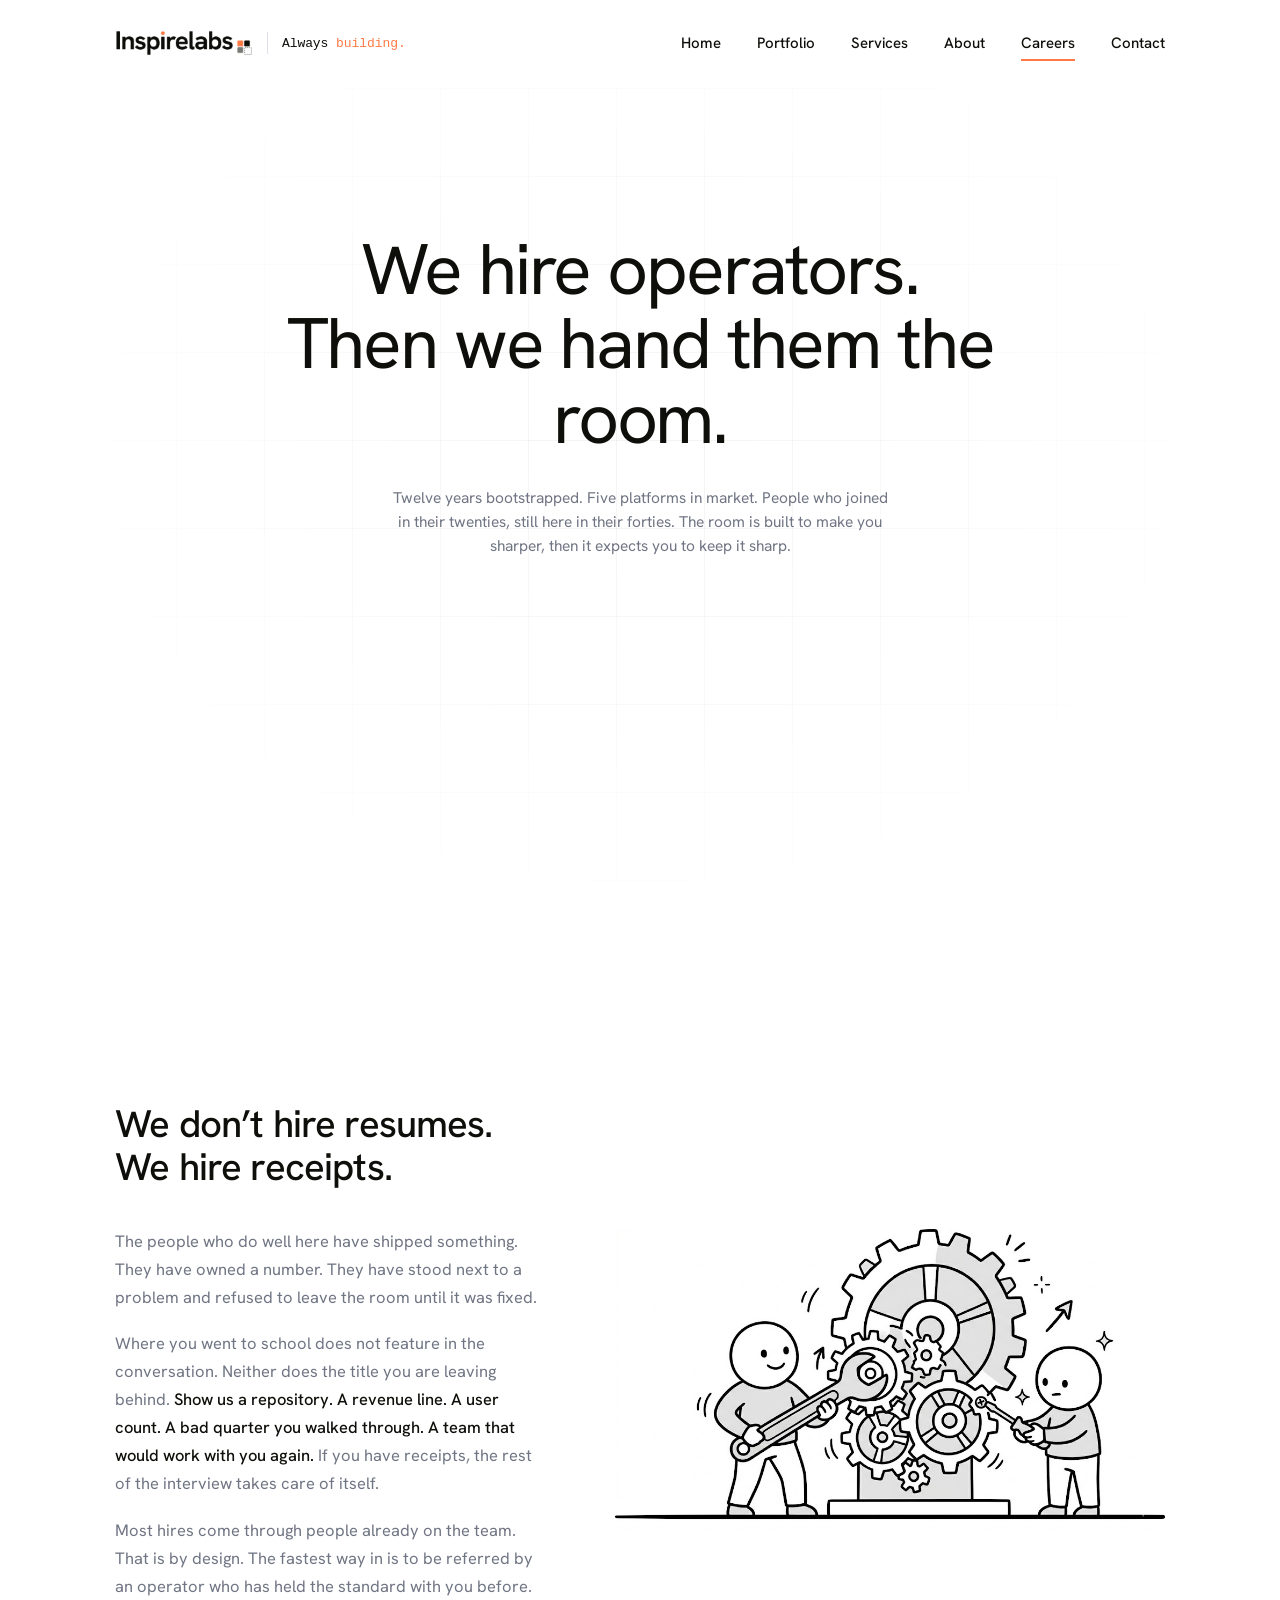
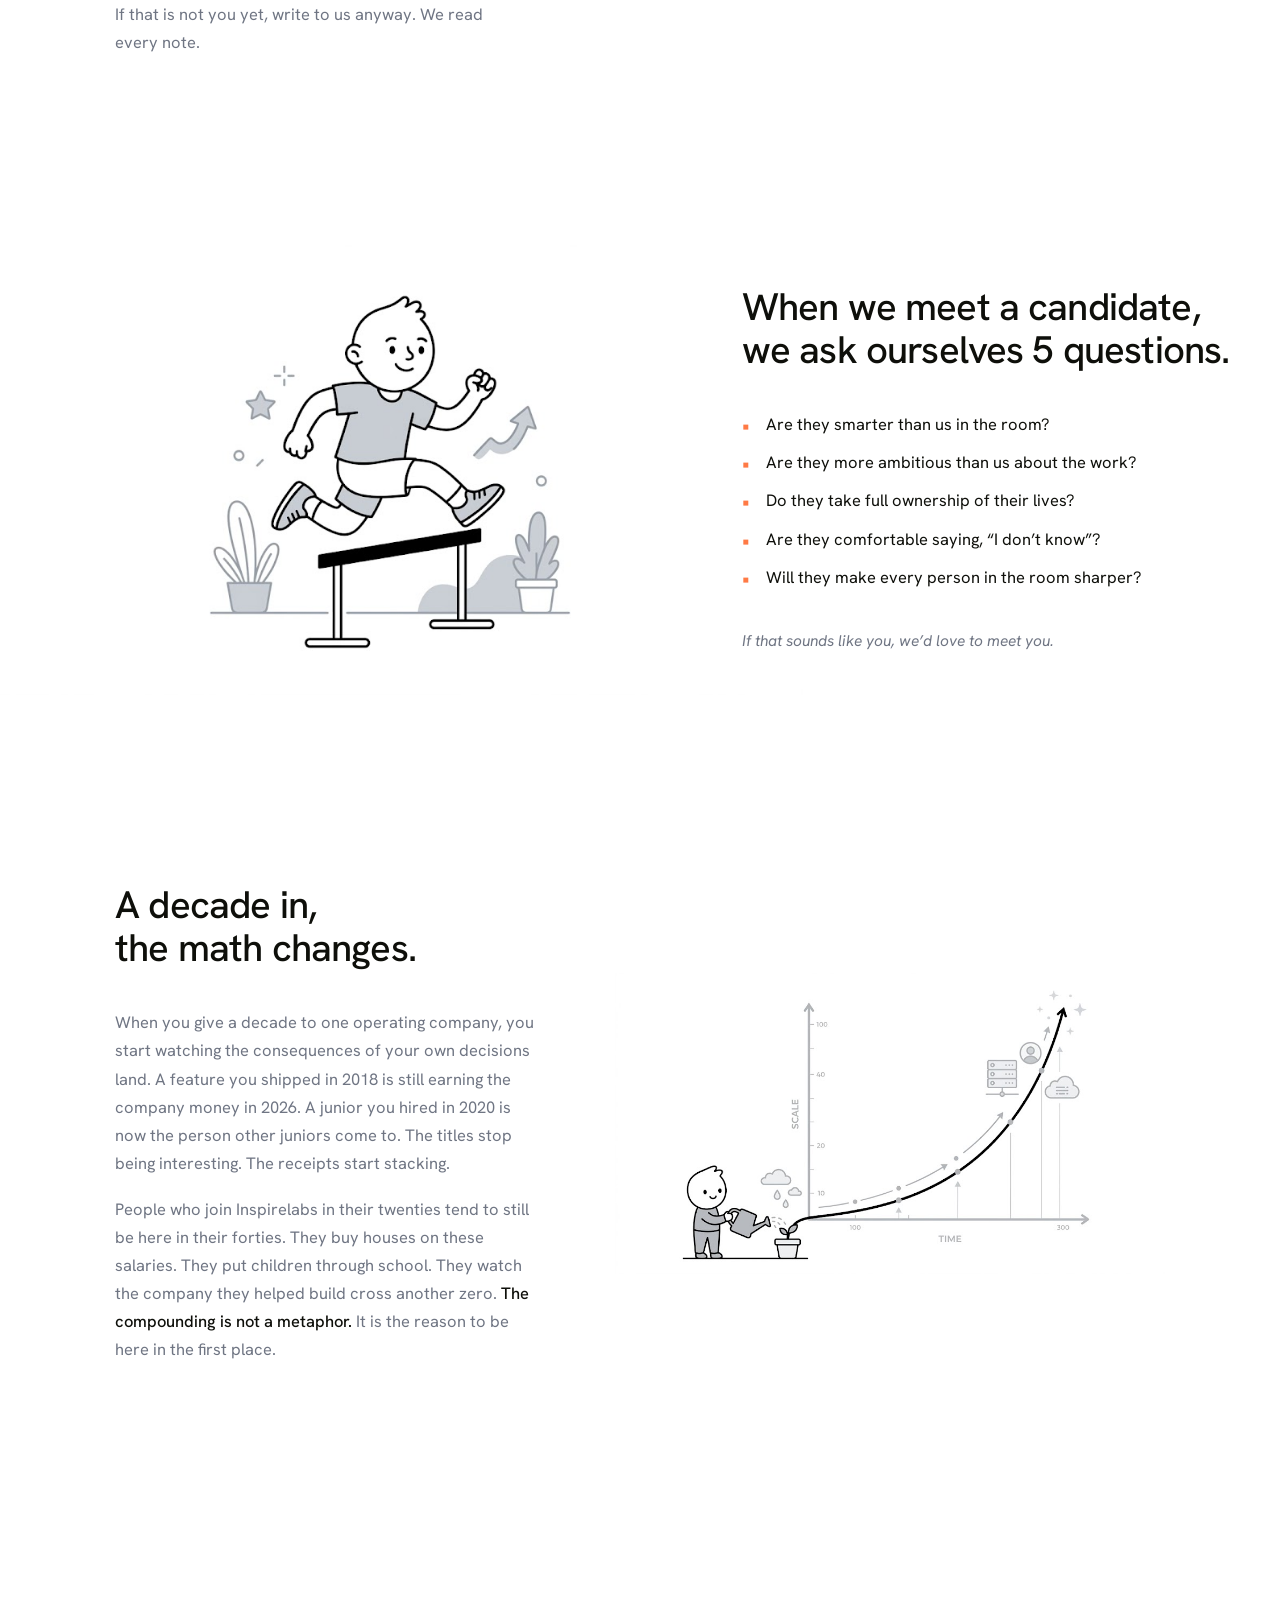
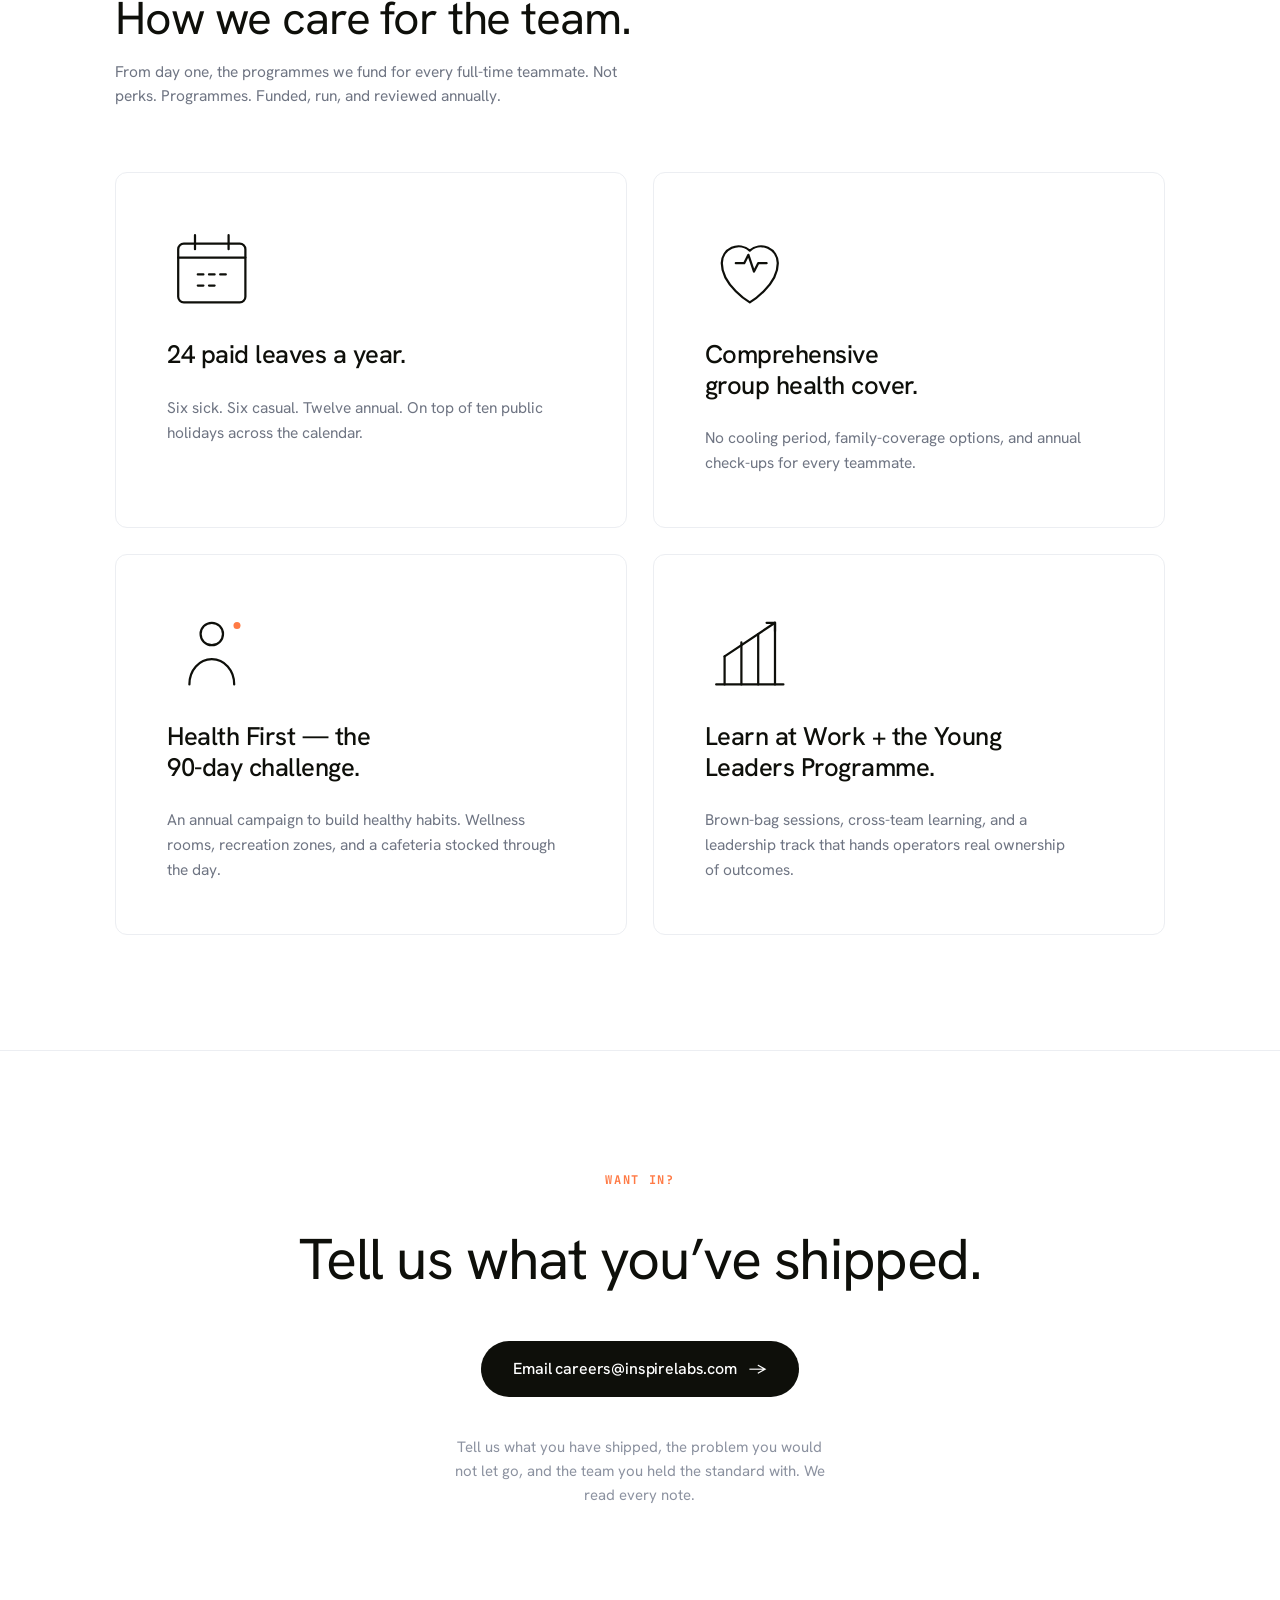
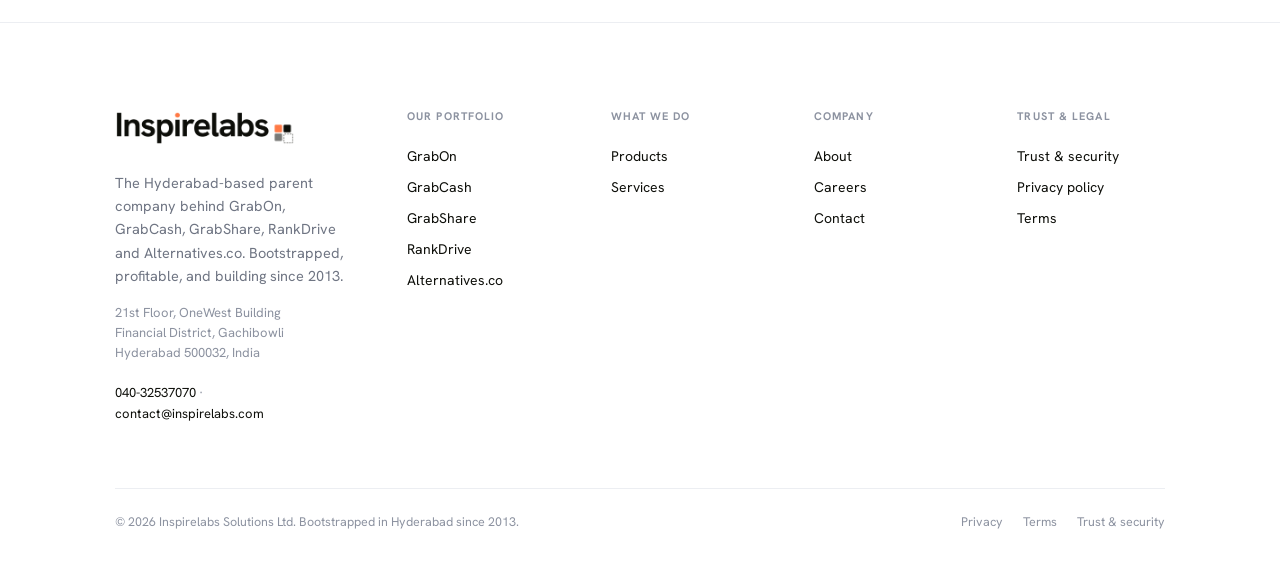
<file: careers.html>
<!DOCTYPE html>
<html lang="en">
<head>
<meta charset="UTF-8" />
<meta name="viewport" content="width=device-width, initial-scale=1.0" />
<title>Careers at Inspirelabs</title>
<meta name="description" content="We hire operators. People who have shipped, owned a number, and held the standard. Build your decade at Inspirelabs in Hyderabad. Write to careers@inspirelabs.com." />
<meta name="theme-color" content="#FFFFFF" />
<link rel="canonical" href="https://inspirelabs.com/careers.html" />
<meta property="og:type" content="website" />
<meta property="og:title" content="Careers at Inspirelabs" />
<meta property="og:description" content="We hire operators. People who have shipped, owned a number, and held the standard. Build your decade at Inspirelabs in Hyderabad. Write to careers@inspirelabs.com." />
<meta property="og:url" content="https://inspirelabs.com/careers.html" />
<meta property="og:image" content="https://inspirelabs.com/assets/brand/inspirelabs-share-card.png" />
<meta property="og:image:width" content="1200" />
<meta property="og:image:height" content="630" />
<meta property="og:site_name" content="Inspirelabs" />
<meta name="twitter:card" content="summary_large_image" />
<meta name="twitter:title" content="Careers at Inspirelabs" />
<meta name="twitter:description" content="We hire operators. People who have shipped, owned a number, and held the standard. Build your decade at Inspirelabs in Hyderabad. Write to careers@inspirelabs.com." />
<meta name="twitter:image" content="https://inspirelabs.com/assets/brand/inspirelabs-share-card.png" />
<link rel="icon" type="image/svg+xml" href="assets/brand/inspirelabs-mark.svg" />
<link rel="preconnect" href="https://fonts.googleapis.com" />
<link rel="preconnect" href="https://fonts.gstatic.com" crossorigin />
<link href="https://fonts.googleapis.com/css2?family=Hanken+Grotesk:wght@300..900&family=JetBrains+Mono:wght@400..700&display=swap" rel="stylesheet" />

<style>
:root {
  --white: #FFFFFF; --bg: #FFFFFF; --warm: #FAF7F1; --text: #0E0F0A;
  --text-secondary: #6F7583; --text-tertiary: #8C92A0;
  --hairline: #ECEEF2; --line: #DEE1E8;
  --accent: #FF7A45; --accent-soft: #FFE7DC; --accent-deep: #E55E2A;
  --max-w: 1800px; --pad-x: clamp(20px, 3vw, 56px);
  --ease: cubic-bezier(0.16, 1, 0.3, 1);
}

* { box-sizing: border-box; margin: 0; padding: 0; }
html { scroll-behavior: smooth; }
body { font-family: 'Hanken Grotesk', -apple-system, BlinkMacSystemFont, 'Segoe UI', sans-serif; background: var(--bg); color: var(--text); font-size: 17px; font-weight: 400; line-height: 1.5; -webkit-font-smoothing: antialiased; }
img, svg { display: block; max-width: 100%; }
a { color: inherit; text-decoration: none; }
button { font: inherit; cursor: pointer; border: none; background: none; color: inherit; }
ul, ol { list-style: none; }
::selection { background: var(--accent); color: var(--white); }
.container { width: min(88%, var(--max-w)); margin: 0 auto; padding: 0 var(--pad-x); }
@media (max-width: 1100px) { .container { width: 100%; } }

.nav { position: sticky; top: 0; z-index: 100; background: rgba(255, 255, 255, 0.92); backdrop-filter: saturate(140%) blur(14px); -webkit-backdrop-filter: saturate(140%) blur(14px); padding: 22px 0; border-bottom: 1px solid transparent; transition: border-color 0.25s var(--ease); }
.nav.scrolled { border-bottom-color: var(--hairline); }
.nav-inner { display: flex; align-items: center; justify-content: space-between; gap: 32px; }
.nav-brand { display: inline-flex; align-items: center; color: var(--text); line-height: 1; }
.nav-brand .brand-logo { height: 26px; width: auto; display: block; }
.footer-brand-block .nav-brand .brand-logo { height: 34px; }
.nav.on-hero .nav-brand .brand-logo { filter: invert(1) brightness(2); }
.nav-brand .brand-sep { display: inline-block; width: 1px; height: 22px; background: var(--line); margin: 0 14px; }
.nav-brand .brand-tagline { font-family: ui-monospace, SFMono-Regular, Menlo, monospace; font-size: 13px; font-weight: 500; letter-spacing: -0.005em; color: var(--text); white-space: nowrap; }
.nav-brand .brand-tagline-accent { color: var(--accent); }
.footer-brand-block .nav-brand .brand-sep,
.footer-brand-block .nav-brand .brand-tagline { display: none; }
.nav.on-hero .nav-brand .brand-sep { background: rgba(255,255,255,0.25); }
.nav.on-hero .nav-brand .brand-tagline { color: var(--white); }
@media (max-width: 540px) { .nav-brand .brand-sep, .nav-brand .brand-tagline { display: none; } }
.nav-links { display: flex; gap: 36px; align-items: center; }
.nav-link { font-size: 15px; font-weight: 500; color: var(--text); padding: 10px 0; position: relative; transition: color 0.2s var(--ease); }
.nav-link:hover { color: var(--accent-deep); }
.nav-link:focus-visible { outline: 2px solid var(--accent); outline-offset: 6px; border-radius: 2px; }
.nav-brand:focus-visible { outline: 2px solid var(--accent); outline-offset: 6px; border-radius: 2px; }
.nav-toggle:focus-visible { outline: 2px solid var(--accent); outline-offset: 4px; }
.nav-link.active::after { content: ''; position: absolute; bottom: 4px; left: 0; right: 0; height: 2px; background: var(--accent); }
.nav-toggle { display: none; width: 36px; height: 36px; }
.nav-toggle span { display: block; width: 22px; height: 1.5px; background: var(--text); margin: 5px auto; }
@media (max-width: 880px) {
  .nav-links { position: fixed; top: 0; left: 0; right: 0; height: 100vh; height: 100svh; background: var(--white); flex-direction: column; justify-content: center; align-items: center; gap: 28px; transform: translateY(-100%); transition: transform 0.3s var(--ease); z-index: 99; padding: 96px 24px 40px; display: flex; }
  .nav.is-open .nav-links { transform: translateY(0); }
  .nav-toggle { display: block; position: relative; z-index: 101; cursor: pointer; }
  .nav-toggle span { transition: transform 0.25s var(--ease), opacity 0.2s var(--ease); transform-origin: center; }
  .nav.is-open .nav-toggle span:nth-child(1) { transform: translateY(6.5px) rotate(45deg); }
  .nav.is-open .nav-toggle span:nth-child(2) { opacity: 0; }
  .nav.is-open .nav-toggle span:nth-child(3) { transform: translateY(-6.5px) rotate(-45deg); }
  .nav-link { font-size: 22px; padding: 8px 0; }
}

h1, h2, h3, h4, h5 { color: var(--text); font-weight: 400; letter-spacing: -0.02em; line-height: 1.06; text-wrap: balance; }
p, .lead, .section-intro { text-wrap: pretty; }
.display-1 { font-size: clamp(48px, 5.6vw, 104px); font-weight: 400; letter-spacing: -0.03em; line-height: 1.04; }

section { padding: clamp(64px, 7vw, 110px) 0; position: relative; }

/* Hero, same pattern as products/services */
.hero {
  position: relative;
  min-height: 100vh;
  min-height: 100svh;
  padding: clamp(110px, 16vh, 200px) 0 clamp(56px, 6vh, 96px);
  overflow: hidden;
  display: flex;
  flex-direction: column;
  justify-content: flex-start;
  text-align: center;
}
.hero-grid {
  position: absolute; inset: 0;
  background-image:
    linear-gradient(to right, rgba(15, 17, 23, 0.05) 1px, transparent 1px),
    linear-gradient(to bottom, rgba(15, 17, 23, 0.05) 1px, transparent 1px);
  background-size: 88px 88px;
  -webkit-mask-image: radial-gradient(ellipse 60% 70% at 50% 40%, black 0%, transparent 78%);
  mask-image: radial-gradient(ellipse 60% 70% at 50% 40%, black 0%, transparent 78%);
  pointer-events: none; z-index: 0;
}
.hero-inner { position: relative; z-index: 1; max-width: 940px; margin: 0 auto; }
.hero-eyebrow {
  font-family: 'JetBrains Mono', monospace;
  font-size: 12px; letter-spacing: 0.08em; text-transform: uppercase;
  color: var(--text-tertiary); font-weight: 500;
  display: inline-block;
  margin-bottom: clamp(28px, 3vw, 40px);
}
.hero h1 { max-width: 18ch; margin: 0 auto; }
.hero-sub {
  font-size: clamp(15.5px, 1.2vw, 18px);
  line-height: 1.55;
  color: var(--text-secondary);
  max-width: 56ch;
  margin: clamp(24px, 2.4vw, 36px) auto 0;
}

/* Section primitives (matches services patterns) */
.section-body { padding: clamp(80px, 9vw, 140px) 0; }
.section-head { margin-bottom: clamp(40px, 4.5vw, 64px); max-width: 70ch; }
.section-title {
  font-size: clamp(30px, 3.6vw, 52px);
  font-weight: 400; letter-spacing: -0.025em; line-height: 1.1;
  margin-bottom: 16px;
  max-width: 22ch;
}
.section-intro {
  font-size: clamp(15.5px, 1.2vw, 18px);
  line-height: 1.55; color: var(--text-secondary);
  max-width: 56ch;
}

/* Editorial 2-column, heading left, body right (matches about-origin) */
.editorial-grid {
  display: grid;
  grid-template-columns: minmax(0, 1fr) minmax(0, 1.4fr);
  gap: clamp(56px, 7vw, 120px);
  align-items: start;
}
@media (max-width: 980px) { .editorial-grid { grid-template-columns: 1fr; gap: 32px; } }
.editorial-title {
  font-size: clamp(30px, 3.6vw, 52px);
  font-weight: 400; letter-spacing: -0.025em; line-height: 1.1;
  margin: 0; max-width: 14ch;
}
.editorial-aside { display: flex; flex-direction: column; gap: clamp(28px, 3.2vw, 44px); align-items: stretch; }
.editorial-illustration {
  width: 100%;
  margin: 12px 0 0;
}
.editorial-illustration img {
  width: 100%; height: auto; display: block;
  mix-blend-mode: multiply;
}
@media (max-width: 980px) { .editorial-illustration { max-width: 460px; margin: 12px auto 0; } }

/* Benefits section: illustration band above the grid */
.benefits-illustration {
  margin: 0 auto clamp(40px, 4.5vw, 64px);
  max-width: 640px;
}
.benefits-illustration img {
  width: 100%; height: auto; display: block;
  mix-blend-mode: multiply;
}
.editorial-body p {
  font-size: clamp(16.5px, 1.25vw, 19px);
  line-height: 1.7; color: var(--text-secondary);
  margin: 0 0 22px;
  max-width: 60ch;
}
.editorial-body p:last-child { margin-bottom: 0; }
.editorial-body strong { color: var(--text); font-weight: 600; }

/* Criteria, compact ordered list */
.criteria-list {
  display: flex; flex-direction: column;
  gap: clamp(14px, 1.4vw, 18px);
  max-width: 64ch;
}
.criteria-row {
  display: flex; align-items: baseline; gap: 18px;
  padding: 0;
  border: none;
}
.criteria-num {
  font-family: 'JetBrains Mono', monospace;
  font-size: 12px; font-weight: 500;
  letter-spacing: 0.10em; color: var(--accent-deep);
  flex-shrink: 0;
  width: 28px;
}
.criteria-row h3 {
  font-size: clamp(18px, 1.6vw, 22px);
  font-weight: 500; letter-spacing: -0.015em;
  line-height: 1.4;
  max-width: 40ch;
}

/* Benefits, services-style plan list */
.benefits-list { border-top: 1px solid var(--hairline); }
.benefit-row {
  display: grid; grid-template-columns: 180px 1fr;
  gap: 32px;
  padding: clamp(28px, 3vw, 44px) 0;
  border-bottom: 1px solid var(--hairline);
  align-items: baseline;
}
.benefit-tag {
  font-family: 'JetBrains Mono', monospace;
  font-size: 11px; font-weight: 500;
  letter-spacing: 0.10em; text-transform: uppercase;
  color: var(--text-tertiary);
}
.benefit-text {
  font-size: clamp(16px, 1.25vw, 19px);
  line-height: 1.65; color: var(--text);
  max-width: 64ch;
}
.benefit-text strong { font-weight: 600; }
@media (max-width: 700px) { .benefit-row { grid-template-columns: 1fr; gap: 8px; } }

/* Vision / mantra moment */
/* Open roles */
.roles-grid { display: grid; grid-template-columns: repeat(2, 1fr); gap: clamp(20px, 2vw, 32px); }
@media (max-width: 880px) { .roles-grid { grid-template-columns: 1fr; } }
.role-card { padding: clamp(28px, 2.6vw, 40px); border: 1px solid var(--hairline); border-radius: 6px; display: flex; flex-direction: column; transition: border-color 0.2s var(--ease), box-shadow 0.2s var(--ease); }
.role-card:hover { border-color: var(--text); box-shadow: 0 2px 0 0 var(--accent); }
.role-card-track { font-family: 'JetBrains Mono', monospace; font-size: 11px; letter-spacing: 0.14em; text-transform: uppercase; color: var(--accent); font-weight: 700; margin-bottom: 18px; }
.role-card h3 { font-size: clamp(20px, 1.6vw, 26px); font-weight: 500; letter-spacing: -0.02em; line-height: 1.2; margin: 0 0 12px; color: var(--text); }
.role-card p { font-size: clamp(14.5px, 1.05vw, 16px); line-height: 1.55; color: var(--text-secondary); margin: 0 0 22px; }
.role-card-list { list-style: none; padding: 0; margin: 0 0 28px; border-top: 1px solid var(--hairline); }
.role-card-list li { padding: 12px 0; border-bottom: 1px solid var(--hairline); font-size: 14.5px; font-weight: 500; color: var(--text); }
.role-card .tlink { margin-top: auto; align-self: flex-start; }
.roles-foot { font-size: clamp(14.5px, 1.05vw, 16px); color: var(--text-secondary); margin-top: clamp(32px, 3vw, 48px); text-align: center; }

/* Where you'll work, mosaic */
.careers-place-head { display: grid; grid-template-columns: minmax(0, 1fr) minmax(0, 1.4fr); gap: clamp(56px, 7vw, 120px); align-items: start; margin-bottom: clamp(48px, 5vw, 72px); }
@media (max-width: 980px) { .careers-place-head { grid-template-columns: 1fr; gap: 24px; } }
.careers-place-title { font-size: clamp(34px, 4vw, 56px); font-weight: 400; letter-spacing: -0.025em; line-height: 1.08; margin: 0; max-width: 14ch; }
.careers-place-intro { font-size: clamp(16.5px, 1.25vw, 19px); line-height: 1.7; color: var(--text-secondary); margin: 0; max-width: 56ch; }
.careers-place-mosaic { display: grid; grid-template-columns: repeat(12, 1fr); grid-auto-rows: 180px; gap: 12px; }
.careers-place-cell { margin: 0; overflow: hidden; border-radius: 6px; background: var(--accent-soft); position: relative; }
.careers-place-cell img { width: 100%; height: 100%; object-fit: cover; display: block; transition: transform 0.6s var(--ease); }
.careers-place-cell:hover img { transform: scale(1.04); }
.careers-place-cell--lg { grid-column: span 7; grid-row: span 2; }
.careers-place-cell--md { grid-column: span 5; grid-row: span 1; }
.careers-place-cell--sm { grid-column: span 4; grid-row: span 1; }
.careers-place-cell--wide { grid-column: span 8; grid-row: span 2; }
.careers-place-cell--address { grid-column: span 4; grid-row: span 2; background: var(--text); color: var(--white); border-radius: 6px; padding: clamp(24px, 2.4vw, 36px); display: flex; flex-direction: column; justify-content: space-between; overflow: visible; }
.careers-place-eyebrow { font-family: 'JetBrains Mono', monospace; font-size: 11px; letter-spacing: 0.14em; text-transform: uppercase; color: var(--accent); font-weight: 700; }
.careers-place-addr { font-style: normal; font-size: clamp(15px, 1.2vw, 18px); line-height: 1.55; color: var(--white); font-weight: 500; letter-spacing: -0.01em; }
.careers-place-link { color: var(--white) !important; border-bottom-color: rgba(255,255,255,0.4) !important; align-self: flex-start; }
.careers-place-link:hover { color: var(--accent) !important; border-bottom-color: var(--accent) !important; }
@media (max-width: 980px) {
  .careers-place-mosaic { grid-template-columns: repeat(6, 1fr); grid-auto-rows: 160px; }
  .careers-place-cell--lg { grid-column: span 6; grid-row: span 2; }
  .careers-place-cell--md { grid-column: span 3; }
  .careers-place-cell--sm { grid-column: span 3; }
  .careers-place-cell--wide { grid-column: span 6; grid-row: span 2; }
  .careers-place-cell--address { grid-column: span 6; grid-row: span 1; flex-direction: row; align-items: center; gap: 24px; }
}
@media (max-width: 540px) {
  .careers-place-mosaic { grid-template-columns: 1fr; grid-auto-rows: 200px; }
  .careers-place-cell, .careers-place-cell--lg, .careers-place-cell--md, .careers-place-cell--sm, .careers-place-cell--wide, .careers-place-cell--address { grid-column: span 1; grid-row: span 1; }
  .careers-place-cell--address { flex-direction: column; align-items: flex-start; height: auto; min-height: 200px; }
}

.careers-mantra { padding: clamp(72px, 8vw, 120px) 0; border-top: 1px solid var(--hairline); background: var(--warm); }
.careers-mantra-inner { text-align: center; max-width: 880px; margin: 0 auto; }
.careers-mantra-eyebrow {
  font-family: 'JetBrains Mono', monospace;
  font-size: 11px; letter-spacing: 0.10em; text-transform: uppercase;
  color: var(--text-tertiary); font-weight: 500;
  margin-bottom: 28px; display: block;
}
.careers-mantra-text {
  font-size: clamp(28px, 3.4vw, 48px);
  font-weight: 400; letter-spacing: -0.025em; line-height: 1.15;
  color: var(--text);
  max-width: 22ch; margin: 0 auto;
  text-wrap: balance;
}
.careers-mantra-body {
  margin-top: 36px;
  font-size: clamp(15.5px, 1.2vw, 18px);
  line-height: 1.6; color: var(--text-secondary);
  max-width: 52ch; margin-left: auto; margin-right: auto;
}

/* Apply CTA, centered */
.careers-apply { padding: clamp(80px, 9vw, 140px) 0; border-top: 1px solid var(--hairline); }
.careers-apply-inner { text-align: center; max-width: 60ch; margin: 0 auto; }
.careers-apply-grid { display: grid; grid-template-columns: minmax(0, 0.85fr) minmax(0, 1.2fr); gap: clamp(48px, 6vw, 96px); align-items: start; }
@media (max-width: 880px) { .careers-apply-grid { grid-template-columns: 1fr; gap: 40px; } }
.careers-apply-text h2 { font-size: clamp(30px, 3.6vw, 48px); font-weight: 400; letter-spacing: -0.025em; line-height: 1.1; margin: 14px 0 18px; max-width: 14ch; }
.careers-apply-text p { font-size: clamp(15.5px, 1.15vw, 17.5px); line-height: 1.65; color: var(--text-secondary); margin: 0 0 14px; max-width: 44ch; }
.careers-apply-mail-fallback { font-size: 14px; color: var(--text-tertiary); margin-top: 18px; }
.careers-apply-form { display: flex; flex-direction: column; gap: 22px; }
.careers-form-row { display: grid; grid-template-columns: 1fr 1fr; gap: 22px; }
@media (max-width: 540px) { .careers-form-row { grid-template-columns: 1fr; } }
.careers-form-field { display: flex; flex-direction: column; gap: 8px; }
.careers-form-field label { font-family: 'JetBrains Mono', monospace; font-size: 11px; letter-spacing: 0.10em; text-transform: uppercase; color: var(--text-tertiary); font-weight: 600; }
.careers-form-field input,
.careers-form-field select,
.careers-form-field textarea { background: transparent; border: 0; border-bottom: 1px solid var(--line); padding: 10px 0; font-size: 16px; color: var(--text); outline: none; transition: border-color 0.2s var(--ease); width: 100%; font-family: inherit; }
.careers-form-field input:focus,
.careers-form-field select:focus,
.careers-form-field textarea:focus { border-bottom-color: var(--accent); }
.careers-form-field input:focus-visible,
.careers-form-field select:focus-visible,
.careers-form-field textarea:focus-visible { outline: 2px solid var(--accent); outline-offset: 4px; border-radius: 2px; }
.careers-form-field textarea { min-height: 120px; resize: vertical; }
.careers-form-field input::placeholder,
.careers-form-field textarea::placeholder { color: var(--text-tertiary); }
.careers-form-submit-wrap { padding-top: 12px; }
.careers-form-submit { display: inline-flex; align-items: center; gap: 10px; padding: 14px 32px; background: var(--text); color: var(--white); font-weight: 600; font-size: 15px; letter-spacing: -0.005em; border-radius: 999px; transition: background 0.2s var(--ease), transform 0.2s var(--ease); cursor: pointer; }
.careers-form-submit:hover { background: var(--accent); transform: translateY(-1px); }
.careers-form-submit:focus-visible { outline: 2px solid var(--accent); outline-offset: 4px; }
.careers-apply-eyebrow {
  font-family: 'JetBrains Mono', monospace;
  font-size: 11px; letter-spacing: 0.10em; text-transform: uppercase;
  color: var(--text-tertiary); font-weight: 500;
  margin-bottom: 32px; display: block;
}

/* Footer */
footer { padding: 88px 0 32px; background: var(--white); border-top: 1px solid var(--hairline); }
.footer-grid { display: grid; grid-template-columns: 1.6fr repeat(4, 1fr); gap: 56px; }
.footer-brand-block .nav-brand { font-size: 24px; }
.footer-brand-block p { margin-top: 18px; font-size: 14.5px; color: var(--text-secondary); line-height: 1.6; max-width: 36ch; }
.footer-brand-block address { margin-top: 16px; font-size: 13px; color: var(--text-tertiary); line-height: 1.55; font-style: normal; }
.footer-brand-block address a { color: var(--text); }
.footer-col h5 { font-size: 11px; font-weight: 700; letter-spacing: 0.10em; text-transform: uppercase; color: var(--text-tertiary); margin-bottom: 18px; }
.footer-col a { display: block; font-size: 14px; color: var(--text); padding: 5px 0; transition: color 0.2s var(--ease); }
.footer-col a:hover { color: var(--accent-deep); }
.footer-bottom { margin-top: 64px; padding-top: 24px; border-top: 1px solid var(--hairline); display: flex; justify-content: space-between; gap: 24px; flex-wrap: wrap; font-size: 12.5px; color: var(--text-tertiary); }
.footer-bottom-links { display: flex; gap: 20px; }
.footer-bottom-links a { color: var(--text-tertiary); }
.footer-bottom-links a:hover { color: var(--text); }
@media (max-width: 1000px) { .footer-grid { grid-template-columns: 1fr 1fr; gap: 40px; } .footer-brand-block { grid-column: 1 / -1; } }
@media (max-width: 600px) { .footer-grid { grid-template-columns: 1fr; } .footer-brand-block { grid-column: auto; } }

.reveal { opacity: 0; transform: translateY(16px); transition: opacity 0.7s var(--ease), transform 0.7s var(--ease); }
.reveal.in-view { opacity: 1; transform: none; }
@media (prefers-reduced-motion: reduce) { .reveal { opacity: 1; transform: none; transition: none; } html { scroll-behavior: auto; } }

/* ── Inside Inspirelabs (Life at the company) ─────────────────── */
.inside-section { padding: clamp(48px, 5.5vw, 90px) 0; background: var(--white); }
.inside-head { margin-bottom: clamp(48px, 5vw, 64px); }
.inside-grid {
  display: grid;
  grid-template-columns: repeat(2, 1fr);
  grid-template-rows: repeat(2, 1fr);
  gap: clamp(20px, 2vw, 32px);
  margin-top: clamp(40px, 4vw, 60px);
}
.inside-tile {
  position: relative;
  overflow: hidden;
  aspect-ratio: 4/3;
  background: #0F1117;
}
.inside-tile-img {
  width: 100%; height: 100%;
  object-fit: cover;
  display: block;
  transition: transform 0.9s cubic-bezier(0.16, 1, 0.3, 1);
}
.inside-tile:hover .inside-tile-img { transform: scale(1.05); }
.inside-tile-caption {
  position: absolute;
  bottom: 0; left: 0; right: 0;
  padding: clamp(24px, 2vw, 36px);
  background: linear-gradient(to top, rgba(0,0,0,0.78) 0%, rgba(0,0,0,0) 70%);
  color: var(--white);
  z-index: 2;
}
.inside-tile-eyebrow {
  font-size: 11px;
  font-weight: 700;
  letter-spacing: 0.18em;
  text-transform: uppercase;
  color: rgba(255,255,255,0.7);
  margin-bottom: 10px;
}
.inside-tile-title {
  font-size: clamp(20px, 1.7vw, 26px);
  font-weight: 500;
  letter-spacing: -0.02em;
  line-height: 1.18;
  color: var(--white);
}
.inside-stats {
  margin-top: clamp(56px, 5vw, 72px);
  display: grid;
  grid-template-columns: repeat(4, 1fr);
  border-top: 1px solid var(--hairline);
}
.inside-stat {
  padding: clamp(28px, 2.4vw, 40px) clamp(20px, 1.6vw, 28px);
  border-right: 1px solid var(--hairline);
}
.inside-stat:last-child { border-right: none; }
.inside-stat-val { font-size: clamp(28px, 2.6vw, 40px); font-weight: 500; letter-spacing: -0.025em; line-height: 1; color: var(--text); }
.inside-stat-lbl { font-size: 12px; font-weight: 600; letter-spacing: 0.08em; text-transform: uppercase; color: var(--text-tertiary); margin-top: 14px; line-height: 1.4; }
@media (max-width: 900px) {
  .inside-grid { grid-template-columns: 1fr; }
  .inside-stats { grid-template-columns: repeat(2, 1fr); }
  .inside-stat:nth-child(2n) { border-right: none; }
}


/* === 5 questions: 2-col with illustration === */
.ask-grid { display: grid; grid-template-columns: minmax(0, 0.85fr) minmax(0, 1fr); gap: clamp(40px, 5vw, 80px); align-items: center; }
@media (max-width: 980px) { .ask-grid { grid-template-columns: 1fr; gap: 32px; } }
.ask-illustration { display: flex; align-items: center; justify-content: center; }
.ask-illustration img { width: 100%; height: auto; max-width: 100%; display: block; mix-blend-mode: multiply; }
.ask-content .section-head { margin-bottom: clamp(28px, 3vw, 40px); }

/* === Benefits as cards === */
.benefits-grid { display: grid; grid-template-columns: repeat(3, 1fr); gap: clamp(16px, 1.6vw, 24px); }
@media (max-width: 880px) { .benefits-grid { grid-template-columns: repeat(2, 1fr); } }
@media (max-width: 540px) { .benefits-grid { grid-template-columns: 1fr; } }
.benefit-card { padding: clamp(24px, 2.4vw, 32px); border: 1px solid var(--hairline); border-radius: 6px; background: var(--white); display: flex; flex-direction: column; gap: 12px; transition: background 0.25s var(--ease); }
.benefit-card:hover { background: var(--accent-soft); }
.benefit-card-tag { font-family: 'JetBrains Mono', monospace; font-size: 11px; letter-spacing: 0.14em; text-transform: uppercase; color: var(--accent); font-weight: 700; }
.benefit-card h3 { font-size: clamp(18px, 1.4vw, 22px); font-weight: 500; letter-spacing: -0.02em; line-height: 1.2; margin: 0; color: var(--text); }
.benefit-card p { font-size: 14.5px; line-height: 1.55; color: var(--text-secondary); margin: 0; }

/* === Careers apply: mailto-only === */
.careers-apply-mailto { display: flex; flex-direction: column; gap: 18px; align-items: flex-start; }
.careers-apply-mail-btn { display: inline-flex; align-items: center; padding: 16px 32px; background: var(--text); color: var(--white); font-weight: 600; font-size: 16px; letter-spacing: -0.005em; border-radius: 999px; transition: background 0.2s var(--ease), transform 0.2s var(--ease); }
.careers-apply-mail-btn:hover { background: var(--accent); transform: translateY(-1px); }
.careers-apply-mail-note { font-size: 14.5px; color: var(--text-secondary); line-height: 1.55; max-width: 44ch; margin: 0; }

/* ════════════════════════════════════════════════════════
   Site-consistent patterns (mirrors about page Values
   + Team & Operating Depth grids)
   ════════════════════════════════════════════════════════ */

/* Section head: title + intro stacked, left-aligned, 70ch max — same as about-beliefs-head */
.careers-head { max-width: 70ch; margin-bottom: clamp(48px, 5vw, 72px); }
.careers-head h2 {
  font-size: clamp(30px, 3.6vw, 52px);
  font-weight: 400; letter-spacing: -0.025em; line-height: 1.1;
  margin-bottom: 16px; max-width: 22ch;
}
.careers-head p {
  font-size: clamp(15.5px, 1.2vw, 18px);
  line-height: 1.55; color: var(--text-secondary);
  max-width: 56ch;
}

/* Centered illustration band (sits above a hairline grid) */
.careers-illustration-band {
  display: flex; align-items: center; justify-content: center;
  margin: 0 auto clamp(48px, 5vw, 72px);
  max-width: 460px;
}
.careers-illustration-band img {
  width: 100%; height: auto; display: block;
  mix-blend-mode: multiply;
}

/* 5 Questions: clean 2-col layout (illustration left, headline + bullet list right) */
.questions-clean {
  display: grid;
  grid-template-columns: minmax(0, 1.3fr) minmax(0, 1fr);
  gap: clamp(48px, 6vw, 96px);
  align-items: center;
  max-width: 1500px;
  margin: 0 auto;
}
@media (max-width: 880px) {
  .questions-clean { grid-template-columns: 1fr; gap: 36px; }
}
.questions-clean-illustration {
  display: flex; align-items: center; justify-content: flex-end;
  overflow: visible;
}
@media (max-width: 880px) { .questions-clean-illustration { justify-content: center; } }
.questions-clean-illustration img {
  width: 100%; max-width: 960px;
  height: auto; display: block;
  mix-blend-mode: multiply;
  transform: scale(1.5);
  transform-origin: center center;
}
@media (max-width: 880px) { .questions-clean-illustration img { transform: scale(1.25); } }
.questions-clean-content { padding-left: 0; }
.questions-clean-content h2 {
  font-size: clamp(28px, 3vw, 42px);
  font-weight: 500; letter-spacing: -0.022em; line-height: 1.12;
  margin: 0 0 clamp(28px, 3vw, 40px);
  max-width: none; color: var(--text);
}
.questions-clean-content h2 .line { display: block; }
@media (min-width: 600px) {
  .questions-clean-content h2 .line { white-space: nowrap; }
}
.questions-clean-list {
  list-style: none; padding: 0; margin: 0;
}
.questions-clean-list li {
  position: relative;
  padding-left: 24px;
  font-size: clamp(16.5px, 1.25vw, 19px);
  line-height: 1.6;
  color: var(--text);
  margin-bottom: 12px;
}
.questions-clean-list li::before {
  content: '•';
  position: absolute; left: 0; top: -1px;
  color: var(--accent);
  font-size: 1.2em; font-weight: 700;
  line-height: 1.6;
}
.questions-clean-closer {
  margin-top: clamp(28px, 3vw, 40px);
  font-size: clamp(15.5px, 1.2vw, 18px);
  line-height: 1.6;
  color: var(--text-secondary);
  font-style: italic;
  max-width: 50ch;
}

/* Hire Receipts: clean 2-col layout (heading + body left, illustration right) */
.hire-clean {
  display: grid;
  grid-template-columns: minmax(0, 1fr) minmax(0, 1.3fr);
  gap: clamp(48px, 6vw, 96px);
  align-items: center;
  max-width: 1500px;
  margin: 0 auto;
}
@media (max-width: 880px) {
  .hire-clean { grid-template-columns: 1fr; gap: 36px; }
}
.hire-clean-content { padding-left: 0; }
.hire-clean-content h2 {
  font-size: clamp(28px, 3vw, 42px);
  font-weight: 500; letter-spacing: -0.022em; line-height: 1.12;
  margin: 0 0 clamp(28px, 3vw, 40px);
  max-width: none; color: var(--text);
}
.hire-clean-content h2 .line { display: block; }
@media (min-width: 600px) {
  .hire-clean-content h2 .line { white-space: nowrap; }
}
.hire-clean-content p {
  font-size: clamp(16.5px, 1.25vw, 19px);
  line-height: 1.7;
  color: var(--text-secondary);
  margin-bottom: 18px;
  max-width: 56ch;
  text-wrap: pretty;
}
.hire-clean-content p:last-child { margin-bottom: 0; }
.hire-clean-content p strong { color: var(--text); font-weight: 500; }
.hire-clean-illustration {
  display: flex; align-items: center; justify-content: flex-start;
}
@media (max-width: 880px) { .hire-clean-illustration { justify-content: center; } }
.hire-clean-illustration img {
  width: 100%; max-width: 960px;
  height: auto; display: block;
  mix-blend-mode: multiply;
}

/* A Decade In: clean 2-col layout — same pattern as Hire Receipts */
.decade-clean {
  display: grid;
  grid-template-columns: minmax(0, 1fr) minmax(0, 1.3fr);
  gap: clamp(48px, 6vw, 96px);
  align-items: center;
  max-width: 1500px;
  margin: 0 auto;
}
@media (max-width: 880px) {
  .decade-clean { grid-template-columns: 1fr; gap: 36px; }
}
.decade-clean-content { padding-left: 0; }
.decade-clean-content h2 {
  font-size: clamp(28px, 3vw, 42px);
  font-weight: 500; letter-spacing: -0.022em; line-height: 1.12;
  margin: 0 0 clamp(28px, 3vw, 40px);
  max-width: none; color: var(--text);
}
.decade-clean-content h2 .line { display: block; }
@media (min-width: 600px) {
  .decade-clean-content h2 .line { white-space: nowrap; }
}
.decade-clean-content p {
  font-size: clamp(16.5px, 1.25vw, 19px);
  line-height: 1.7;
  color: var(--text-secondary);
  margin-bottom: 18px;
  max-width: 56ch;
  text-wrap: pretty;
}
.decade-clean-content p:last-child { margin-bottom: 0; }
.decade-clean-content p strong { color: var(--text); font-weight: 500; }
.decade-clean-illustration {
  display: flex; align-items: center; justify-content: flex-start;
  overflow: visible;
}
@media (max-width: 880px) { .decade-clean-illustration { justify-content: center; } }
.decade-clean-illustration img {
  width: 100%; max-width: 960px;
  height: auto; display: block;
  mix-blend-mode: multiply;
}

/* Programmes: 2x2 bordered card grid (eternal-style) */
.programmes-grid {
  display: grid;
  grid-template-columns: 1fr 1fr;
  gap: clamp(20px, 2vw, 32px);
  margin-top: clamp(48px, 5vw, 72px);
}
@media (max-width: 880px) { .programmes-grid { grid-template-columns: 1fr; gap: 20px; } }
.programme-card {
  padding: clamp(36px, 4vw, 56px);
  border: 1px solid var(--hairline);
  border-radius: 12px;
  background: var(--white);
  display: flex; flex-direction: column;
  gap: clamp(20px, 2vw, 28px);
  transition: border-color 0.25s var(--ease), transform 0.3s var(--ease), box-shadow 0.3s var(--ease);
}
.programme-card:hover {
  border-color: var(--line);
  transform: translateY(-3px);
  box-shadow: 0 18px 42px -28px rgba(15,17,23,0.18);
}
.programme-card-icon {
  width: clamp(72px, 7vw, 96px);
  height: clamp(72px, 7vw, 96px);
  display: flex; align-items: center; justify-content: flex-start;
}
.programme-card-icon img,
.programme-card-icon svg {
  width: 100%; height: 100%;
  object-fit: contain; display: block;
  mix-blend-mode: multiply;
}
.programme-card h3 {
  font-size: clamp(22px, 2vw, 28px);
  font-weight: 500; letter-spacing: -0.02em; line-height: 1.2;
  color: var(--text); margin: 0;
  max-width: 24ch;
}
.programme-card p {
  font-size: clamp(15.5px, 1.2vw, 18px);
  line-height: 1.6; color: var(--text-secondary);
  margin: 0; max-width: 44ch;
  text-wrap: pretty;
}

/* ════════════════════════════════════════════════════════
   Cream positioning band (mirrors about-company)
   ════════════════════════════════════════════════════════ */
.careers-positioning {
  padding: clamp(80px, 9vw, 140px) 0;
  border-top: 1px solid var(--hairline);
  background: var(--warm);
}
.careers-positioning-eyebrow {
  display: inline-flex; align-items: center; gap: 12px;
  font-family: 'JetBrains Mono', monospace;
  font-size: 12px; letter-spacing: 0.14em; text-transform: uppercase;
  color: var(--text); font-weight: 700;
  margin-bottom: 28px;
}
.careers-positioning-eyebrow::before {
  content: ''; width: 12px; height: 12px;
  background: var(--accent); border-radius: 2px;
  display: inline-block;
}
.careers-positioning-grid {
  display: grid;
  grid-template-columns: minmax(0, 1.1fr) minmax(0, 1fr);
  gap: clamp(40px, 5vw, 80px);
  align-items: start;
}
@media (max-width: 880px) { .careers-positioning-grid { grid-template-columns: 1fr; gap: 36px; } }
.careers-positioning-title {
  font-size: clamp(40px, 5vw, 76px); font-weight: 400;
  letter-spacing: -0.03em; line-height: 1.04;
  margin: 0; max-width: 16ch;
}
.careers-positioning-body p {
  font-size: clamp(16px, 1.2vw, 18px); line-height: 1.7;
  color: var(--text-secondary); margin: 0 0 22px;
  text-wrap: pretty; max-width: 56ch;
}
.careers-positioning-body p:last-of-type { margin-bottom: clamp(28px, 3vw, 36px); }
.careers-positioning-tags {
  display: flex; flex-wrap: wrap; gap: 12px;
}
.careers-positioning-tag {
  display: inline-flex; align-items: center; gap: 8px;
  font-family: 'JetBrains Mono', monospace;
  font-size: 11.5px; letter-spacing: 0.10em; text-transform: uppercase;
  font-weight: 700; color: var(--text);
  padding: 12px 18px;
  border: 1px solid var(--line);
  border-radius: 999px;
  background: var(--white);
}
.careers-positioning-tag--filled {
  background: var(--text); color: var(--white); border-color: var(--text);
}
.careers-positioning-tag--filled .dot {
  width: 6px; height: 6px; border-radius: 50%;
  background: var(--accent); display: inline-block;
}

/* Mastery moment: full-width editorial visual between sections */
.careers-moment {
  padding: clamp(80px, 9vw, 140px) 0;
  border-top: 1px solid var(--hairline);
  text-align: center;
}
.careers-moment-label {
  display: inline-block;
  font-family: 'JetBrains Mono', monospace;
  font-size: 12px; letter-spacing: 0.18em; text-transform: uppercase;
  color: var(--text-tertiary); font-weight: 600;
  margin-bottom: clamp(36px, 4vw, 56px);
  position: relative; padding-left: 44px;
}
.careers-moment-label::before {
  content: ''; position: absolute; left: 0; top: 50%;
  width: 32px; height: 1px; background: var(--accent);
  transform: translateY(-50%);
}
.careers-moment-figure {
  width: 100%; max-width: 1200px;
  margin: 0 auto;
}
.careers-moment-figure img {
  width: 100%; height: auto; display: block;
  mix-blend-mode: multiply;
}
.careers-moment-caption {
  margin-top: clamp(28px, 3vw, 40px);
  font-size: clamp(15px, 1.2vw, 18px);
  line-height: 1.55;
  color: var(--text-secondary);
  max-width: 56ch;
  margin-left: auto; margin-right: auto;
  text-wrap: pretty;
}
.careers-moment-caption em {
  font-style: normal; color: var(--text); font-weight: 500;
}

/* Soft single-line CTA section (mirrors about-doors) */
.careers-doors {
  padding: clamp(80px, 9vw, 140px) 0;
  border-top: 1px solid var(--hairline);
  text-align: center;
}
.careers-doors-eyebrow {
  display: inline-block;
  font-family: 'JetBrains Mono', monospace;
  font-size: 12px; letter-spacing: 0.14em; text-transform: uppercase;
  color: var(--accent); font-weight: 700;
  margin-bottom: clamp(28px, 3vw, 40px);
}
.careers-doors-title {
  font-size: clamp(36px, 4.5vw, 72px); font-weight: 400;
  letter-spacing: -0.025em; line-height: 1.08;
  margin: 0 auto clamp(36px, 4vw, 56px);
  max-width: 22ch;
}
.careers-doors-cta {
  display: inline-flex; align-items: center; gap: 12px;
  padding: 16px 32px;
  background: var(--text); color: var(--white);
  font-size: 16px; font-weight: 500; letter-spacing: -0.01em;
  border-radius: 999px;
  transition: background 0.25s var(--ease), transform 0.25s var(--ease);
}
.careers-doors-cta::after { content: '→'; transition: transform 0.25s var(--ease); }
.careers-doors-cta:hover { background: var(--accent-deep); transform: translateY(-1px); }
.careers-doors-cta:hover::after { transform: translateX(4px); }
.careers-doors-cta:focus-visible { outline: 2px solid var(--accent); outline-offset: 4px; }
.careers-doors-note {
  margin: clamp(28px, 3vw, 40px) auto 0;
  font-size: 15px; line-height: 1.6;
  color: var(--text-tertiary); max-width: 48ch;
  text-wrap: pretty;
}
</style>
</head>

<body>

<header class="nav" id="nav">
  <div class="container nav-inner">
    <a href="index.html" class="nav-brand" aria-label="Inspirelabs, Always building"><img class="brand-logo" src="assets/brand/inspirelabs-wordmark.png" alt="Inspirelabs" /><span class="brand-sep" aria-hidden="true"></span><span class="brand-tagline">Always <span class="brand-tagline-accent">building.</span></span></a>
    <nav class="nav-links" id="primary-nav" aria-label="Primary">
      <a href="index.html" class="nav-link">Home</a>
      <a href="portfolio.html" class="nav-link">Portfolio</a>
      <a href="services.html" class="nav-link">Services</a>
      <a href="about.html" class="nav-link">About</a>
      <a href="careers.html" class="nav-link active" aria-current="page">Careers</a>
      <a href="contact.html" class="nav-link">Contact</a>
    </nav>
    <button class="nav-toggle" aria-label="Open menu" aria-expanded="false" aria-controls="primary-nav"><span></span><span></span><span></span></button>
  </div>
</header>

<main>

<!-- ════════ HERO (mirrors about hero) ════════ -->
<section class="hero">
  <div class="hero-grid"></div>
  <div class="container hero-inner">
    <h1 class="display-1">We hire operators.<br/>Then we hand them the room.</h1>
    <p class="hero-sub">Twelve years bootstrapped. Five platforms in market. People who joined in their twenties, still here in their forties. The room is built to make you sharper, then it expects you to keep it sharp.</p>
  </div>
</section>

<!-- ════════ NOTE ON HIRING (mirrors about-founder magazine spread) ════════ -->
<section class="section-body">
  <div class="container">
    <div class="hire-clean reveal">
      <div class="hire-clean-content">
        <h2><span class="line">We don&rsquo;t hire resumes.</span><span class="line">We hire receipts.</span></h2>
        <p>The people who do well here have shipped something. They have owned a number. They have stood next to a problem and refused to leave the room until it was fixed.</p>
        <p>Where you went to school does not feature in the conversation. Neither does the title you are leaving behind. <strong>Show us a repository. A revenue line. A user count. A bad quarter you walked through. A team that would work with you again.</strong> If you have receipts, the rest of the interview takes care of itself.</p>
        <p>Most hires come through people already on the team. That is by design. The fastest way in is to be referred by an operator who has held the standard with you before. If that is not you yet, write to us anyway. We read every note.</p>
      </div>
      <figure class="hire-clean-illustration" aria-hidden="true">
        <img src="assets/illustrations/careers/build-together.png" alt="" loading="lazy" />
      </figure>
    </div>
  </div>
</section>

<!-- ════════ FIVE QUESTIONS (mirrors about-team-depth hairline grid) ════════ -->
<section class="section-body">
  <div class="container">
    <div class="questions-clean reveal">
      <figure class="questions-clean-illustration" aria-hidden="true">
        <img src="assets/illustrations/careers/huddle.png" alt="" loading="lazy" />
      </figure>
      <div class="questions-clean-content">
        <h2><span class="line">When we meet a candidate,</span><span class="line">we ask ourselves 5 questions.</span></h2>
        <ul class="questions-clean-list">
          <li>Are they smarter than us in the room?</li>
          <li>Are they more ambitious than us about the work?</li>
          <li>Do they take full ownership of their lives?</li>
          <li>Are they comfortable saying, &ldquo;I don&rsquo;t know&rdquo;?</li>
          <li>Will they make every person in the room sharper?</li>
        </ul>
        <p class="questions-clean-closer">If that sounds like you, we&rsquo;d love to meet you.</p>
      </div>
    </div>
  </div>
</section>

<!-- ════════ A DECADE IN (mirrors about-founder magazine spread again) ════════ -->
<section class="section-body">
  <div class="container">
    <div class="decade-clean reveal">
      <div class="decade-clean-content">
        <h2><span class="line">A decade in,</span><span class="line">the math changes.</span></h2>
        <p>When you give a decade to one operating company, you start watching the consequences of your own decisions land. A feature you shipped in 2018 is still earning the company money in 2026. A junior you hired in 2020 is now the person other juniors come to. The titles stop being interesting. The receipts start stacking.</p>
        <p>People who join Inspirelabs in their twenties tend to still be here in their forties. They buy houses on these salaries. They put children through school. They watch the company they helped build cross another zero. <strong>The compounding is not a metaphor.</strong> It is the reason to be here in the first place.</p>
      </div>
      <figure class="decade-clean-illustration" aria-hidden="true">
        <img src="assets/illustrations/careers/compound.png" alt="" loading="lazy" />
      </figure>
    </div>
  </div>
</section>

<!-- ════════ PROGRAMMES (mirrors about-values 2-col hairline grid) ════════ -->
<section class="section-body">
  <div class="container">
    <div class="careers-head reveal">
      <h2>How we care for the team.</h2>
      <p>From day one, the programmes we fund for every full-time teammate. Not perks. Programmes. Funded, run, and reviewed annually.</p>
    </div>
    <div class="programmes-grid reveal">
      <article class="programme-card">
        <div class="programme-card-icon" aria-hidden="true">
          <svg viewBox="0 0 64 64" fill="none" stroke="#0E0F0A" stroke-width="1.6" stroke-linecap="round" stroke-linejoin="round">
            <rect x="8" y="14" width="48" height="42" rx="4"/>
            <path d="M8 24h48M20 8v10M44 8v10"/>
            <path d="M22 36h4M30 36h4M38 36h4M22 44h4M30 44h4"/>
          </svg>
        </div>
        <h3>24 paid leaves a year.</h3>
        <p>Six sick. Six casual. Twelve annual. On top of ten public holidays across the calendar.</p>
      </article>
      <article class="programme-card">
        <div class="programme-card-icon" aria-hidden="true">
          <svg viewBox="0 0 64 64" fill="none" stroke="#0E0F0A" stroke-width="1.6" stroke-linecap="round" stroke-linejoin="round">
            <path d="M32 56s-20-12-20-28a12 12 0 0 1 20-9 12 12 0 0 1 20 9c0 16-20 28-20 28z"/>
            <path d="M22 28h6l3-6 4 12 3-6h6"/>
          </svg>
        </div>
        <h3>Comprehensive group health cover.</h3>
        <p>No cooling period, family-coverage options, and annual check-ups for every teammate.</p>
      </article>
      <article class="programme-card">
        <div class="programme-card-icon" aria-hidden="true">
          <svg viewBox="0 0 64 64" fill="none" stroke="#0E0F0A" stroke-width="1.6" stroke-linecap="round" stroke-linejoin="round">
            <circle cx="32" cy="20" r="8"/>
            <path d="M16 56c0-10 7-18 16-18s16 8 16 18"/>
            <circle cx="50" cy="14" r="2.5" fill="#FF7A45" stroke="none"/>
          </svg>
        </div>
        <h3>Health First &mdash; the 90-day challenge.</h3>
        <p>An annual campaign to build healthy habits. Wellness rooms, recreation zones, and a cafeteria stocked through the day.</p>
      </article>
      <article class="programme-card">
        <div class="programme-card-icon" aria-hidden="true">
          <svg viewBox="0 0 64 64" fill="none" stroke="#0E0F0A" stroke-width="1.6" stroke-linecap="round" stroke-linejoin="round">
            <path d="M8 56h48"/>
            <path d="M14 56V36M26 56V26M38 56V20M50 56V12"/>
            <path d="M14 36l36-24"/>
            <path d="M44 12h6v6"/>
          </svg>
        </div>
        <h3>Learn at Work + the Young Leaders Programme.</h3>
        <p>Brown-bag sessions, cross-team learning, and a leadership track that hands operators real ownership of outcomes.</p>
      </article>
    </div>
  </div>
</section>

<!-- ════════ APPLY CTA (mirrors about-doors soft CTA) ════════ -->
<section class="careers-doors">
  <div class="container">
    <div class="careers-doors-eyebrow">Want in?</div>
    <h2 class="careers-doors-title">Tell us what you&rsquo;ve shipped.</h2>
    <a href="mailto:careers@inspirelabs.com?subject=Application%20%C2%B7%20Inspirelabs" class="careers-doors-cta">Email careers@inspirelabs.com</a>
    <p class="careers-doors-note">Tell us what you have shipped, the problem you would not let go, and the team you held the standard with. We read every note.</p>
  </div>
</section>

</main>

<footer>
  <div class="container">
    <div class="footer-grid">
      <div class="footer-brand-block">
        <a href="index.html" class="nav-brand" aria-label="Inspirelabs, Always building"><img class="brand-logo" src="assets/brand/inspirelabs-wordmark.png" alt="Inspirelabs" /><span class="brand-sep" aria-hidden="true"></span><span class="brand-tagline">Always <span class="brand-tagline-accent">building.</span></span></a>
        <p>The Hyderabad-based parent company behind GrabOn, GrabCash, GrabShare, RankDrive and Alternatives.co. Bootstrapped, profitable, and building since 2013.</p>
        <address>
          21st Floor, OneWest Building<br/>
          Financial District, Gachibowli<br/>
          Hyderabad 500032, India<br/><br/>
          <a href="tel:+914032537070">040-32537070</a> &middot; <a href="mailto:contact@inspirelabs.com">contact@inspirelabs.com</a>
        </address>
      </div>
      <div class="footer-col">
        <h5>Our portfolio</h5>
        <a href="https://www.grabon.in" target="_blank" rel="noopener">GrabOn</a>
        <a href="https://www.grabcash.in" target="_blank" rel="noopener">GrabCash</a>
        <a href="https://www.grabshare.com" target="_blank" rel="noopener">GrabShare</a>
        <a href="https://www.rankdrive.com" target="_blank" rel="noopener">RankDrive</a>
        <a href="https://alternatives.co" target="_blank" rel="noopener">Alternatives.co</a>
      </div>
      <div class="footer-col">
        <h5>What we do</h5>
        <a href="portfolio.html">Products</a>
        <a href="services.html">Services</a>      </div>
      <div class="footer-col">
        <h5>Company</h5>
        <a href="about.html">About</a>
        <a href="careers.html">Careers</a>        <a href="contact.html">Contact</a>
      </div>
      <div class="footer-col">
        <h5>Trust &amp; legal</h5>
        <a href="trust.html">Trust &amp; security</a>
        <a href="privacy.html">Privacy policy</a>
        <a href="terms.html">Terms</a>
      </div>
    </div>
    <div class="footer-bottom">
      <div>&copy; <span data-year>2026</span> Inspirelabs Solutions Ltd. Bootstrapped in Hyderabad since 2013.</div>
      <div class="footer-bottom-links">
 <a href="privacy.html">Privacy</a>
 <a href="terms.html">Terms</a>
 <a href="trust.html">Trust &amp; security</a>
 </div>
    </div>
  </div>
</footer>

<script>
(() => { const nav = document.getElementById('nav'); if (!nav) return; const onScroll = () => { if (window.scrollY > 8) nav.classList.add('scrolled'); else nav.classList.remove('scrolled'); }; window.addEventListener('scroll', onScroll, { passive: true }); onScroll(); })();
(() => {
  const nav = document.getElementById('nav');
  if (!nav) return;
  const btn = nav.querySelector('.nav-toggle');
  if (!btn) return;
  const close = () => { nav.classList.remove('is-open'); btn.setAttribute('aria-expanded', 'false'); btn.setAttribute('aria-label', 'Open menu'); document.body.style.overflow = ''; };
  btn.addEventListener('click', () => { const open = !nav.classList.contains('is-open'); nav.classList.toggle('is-open', open); btn.setAttribute('aria-expanded', String(open)); btn.setAttribute('aria-label', open ? 'Close menu' : 'Open menu'); document.body.style.overflow = open ? 'hidden' : ''; });
  nav.querySelectorAll('.nav-link').forEach(a => a.addEventListener('click', close));
  document.addEventListener('keydown', e => { if (e.key === 'Escape') close(); });
})();
(() => { const els = document.querySelectorAll('.reveal'); if (!('IntersectionObserver' in window)) { els.forEach(e => e.classList.add('in-view')); return; } const io = new IntersectionObserver((entries) => { entries.forEach(en => { if (en.isIntersecting) { en.target.classList.add('in-view'); io.unobserve(en.target); } }); }, { rootMargin: '0px 0px -10% 0px', threshold: 0.05 }); els.forEach(e => io.observe(e)); })();
(() => { const y = new Date().getFullYear(); document.querySelectorAll('[data-year]').forEach(e => { e.textContent = y; }); })();
</script>

</body>
</html>
</file>
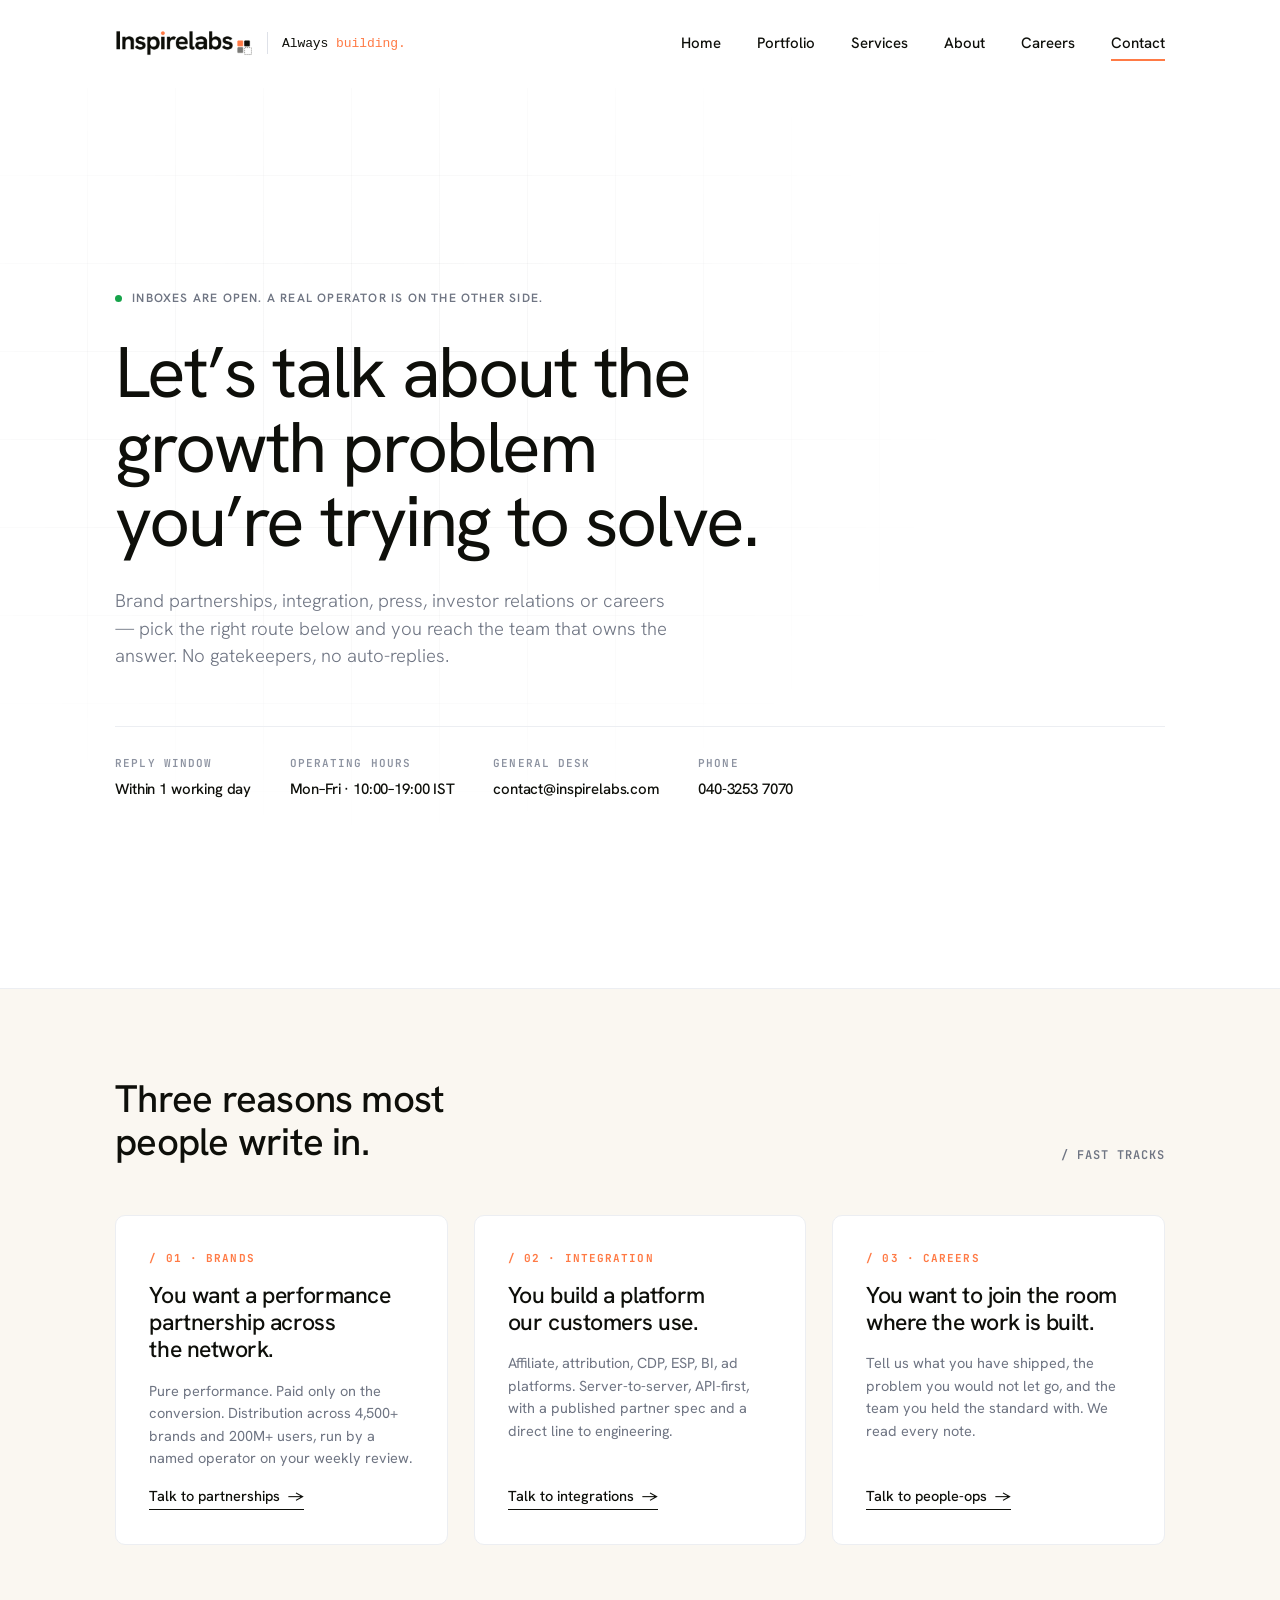
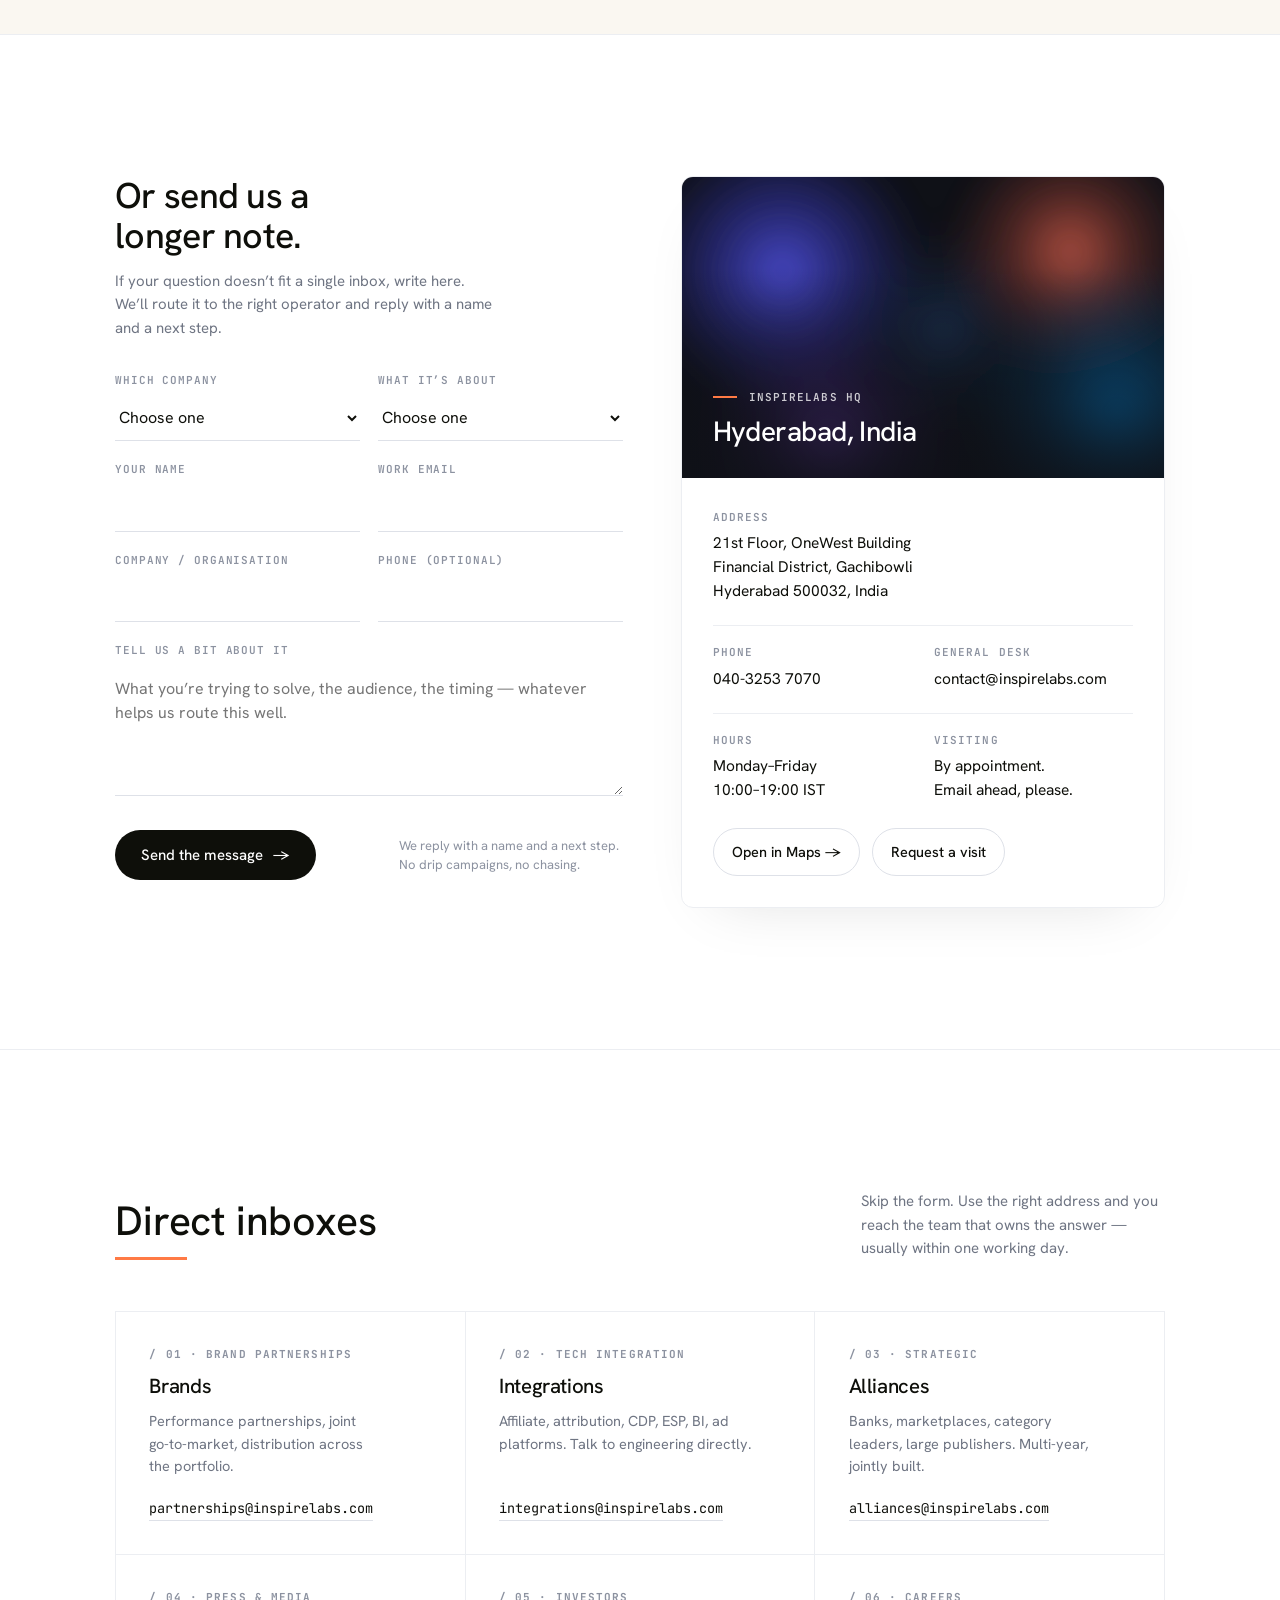
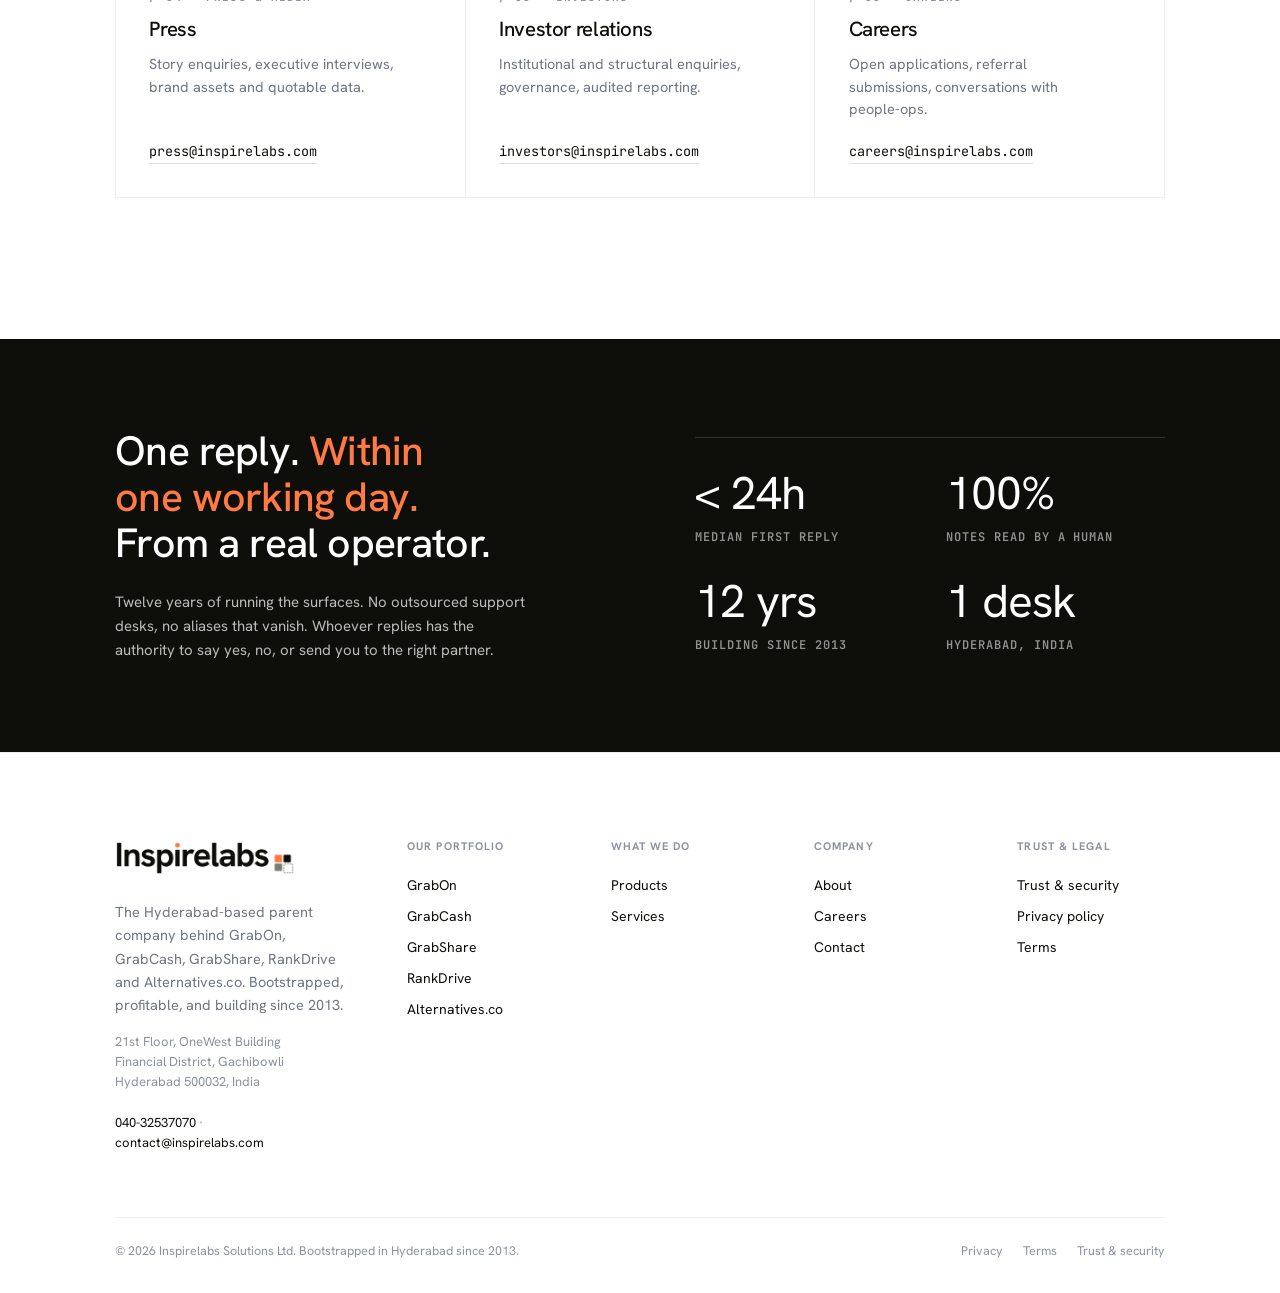
<file: contact.html>
<!DOCTYPE html>
<html lang="en">
<head>
<meta charset="UTF-8" />
<meta name="viewport" content="width=device-width, initial-scale=1.0" />
<title>Contact Us | Inspirelabs</title>
<meta name="description" content="A real operator on the other side of the inbox. Pick the right route — partnerships, press, investors, careers — and we reply within one working day." />
<meta name="theme-color" content="#FFFFFF" />
<link rel="canonical" href="https://inspirelabs.com/contact.html" />
<meta property="og:type" content="website" />
<meta property="og:title" content="Contact Us | Inspirelabs" />
<meta property="og:description" content="A real operator on the other side of the inbox. Pick the right route — partnerships, press, investors, careers — and we reply within one working day." />
<meta property="og:url" content="https://inspirelabs.com/contact.html" />
<meta property="og:image" content="https://inspirelabs.com/assets/brand/inspirelabs-share-card.png" />
<meta property="og:image:width" content="1200" />
<meta property="og:image:height" content="630" />
<meta property="og:site_name" content="Inspirelabs" />
<meta name="twitter:card" content="summary_large_image" />
<meta name="twitter:title" content="Contact Us | Inspirelabs" />
<meta name="twitter:description" content="A real operator on the other side of the inbox. Pick the right route — partnerships, press, investors, careers — and we reply within one working day." />
<meta name="twitter:image" content="https://inspirelabs.com/assets/brand/inspirelabs-share-card.png" />
<link rel="icon" type="image/svg+xml" href="assets/brand/inspirelabs-mark.svg" />
<link rel="preconnect" href="https://fonts.googleapis.com" />
<link rel="preconnect" href="https://fonts.gstatic.com" crossorigin />
<link href="https://fonts.googleapis.com/css2?family=Hanken+Grotesk:wght@300..900&family=JetBrains+Mono:wght@400..700&display=swap" rel="stylesheet" />

<style>
:root {
  --white: #FFFFFF;
  --bg: #FFFFFF;
  --cream: #FAF7F1;
  --text: #0E0F0A;
  --text-secondary: #6F7583;
  --text-tertiary: #8C92A0;
  --hairline: #ECEEF2;
  --line: #DEE1E8;
  --accent: #FF7A45;
  --accent-soft: #FFE7DC;
  --accent-deep: #E55E2A;
  --tile-dark: #0F1117;
  --max-w: 1800px;
  --pad-x: clamp(20px, 3vw, 56px);
  --ease: cubic-bezier(0.16, 1, 0.3, 1);
}

.hero-eyebrow,
.hero-stamp,
.about-hero-eyebrow,
.section-eyebrow,
.plan-list-year,
.about-num-lbl,
.deliver-row-num,
.pillar-eyebrow,
.numbers-cell-lbl,
.biz-tile-tag,
.bleed-photo-stamp,
.fact-eyebrow,
.tile-eyebrow,
.category-eyebrow,
.kpi-label,
.tag-label,
.service-eyebrow,
.product-eyebrow,
.career-eyebrow,
.trust-eyebrow,
.insight-eyebrow,
.chapter-tag,
.chapter-num,
.eyebrow,
.meta-row,
.mono { font-family: 'JetBrains Mono', ui-monospace, SFMono-Regular, Menlo, monospace; }

* { box-sizing: border-box; margin: 0; padding: 0; }
html { scroll-behavior: smooth; }
body {
  font-family: 'Hanken Grotesk', -apple-system, BlinkMacSystemFont, 'Segoe UI', sans-serif;
  background: var(--bg); color: var(--text);
  font-size: 17px; font-weight: 400; line-height: 1.5;
  -webkit-font-smoothing: antialiased;
  -moz-osx-font-smoothing: grayscale;
  text-rendering: optimizeLegibility;
}
img, svg { display: block; max-width: 100%; }
a { color: inherit; text-decoration: none; }
button { font: inherit; cursor: pointer; border: none; background: none; color: inherit; }
ul, ol { list-style: none; }
::selection { background: var(--accent); color: var(--white); }
.container { width: min(88%, var(--max-w)); margin: 0 auto; padding: 0 var(--pad-x); }
@media (max-width: 1100px) { .container { width: 100%; } }

.nav {
  position: sticky; top: 0; z-index: 100;
  background: rgba(255, 255, 255, 0.92);
  backdrop-filter: saturate(140%) blur(14px);
  -webkit-backdrop-filter: saturate(140%) blur(14px);
  padding: 22px 0;
  border-bottom: 1px solid transparent;
  transition: border-color 0.25s var(--ease);
}
.nav.scrolled { border-bottom-color: var(--hairline); }
.nav-inner { display: flex; align-items: center; justify-content: space-between; gap: 32px; }
.nav-brand { display: inline-flex; align-items: center; color: var(--text); line-height: 1; }

.nav-brand .brand-logo { height: 26px; width: auto; display: block; }
.footer-brand-block .nav-brand .brand-logo { height: 34px; }
.nav.on-hero .nav-brand .brand-logo { filter: invert(1) brightness(2); }
.nav-brand .brand-sep { display: inline-block; width: 1px; height: 22px; background: var(--line); margin: 0 14px; }
.nav-brand .brand-tagline { font-family: ui-monospace, SFMono-Regular, Menlo, monospace; font-size: 13px; font-weight: 500; letter-spacing: -0.005em; color: var(--text); white-space: nowrap; }
.nav-brand .brand-tagline-accent { color: var(--accent); }
.footer-brand-block .nav-brand .brand-sep,
.footer-brand-block .nav-brand .brand-tagline { display: none; }
.nav.on-hero .nav-brand .brand-sep { background: rgba(255,255,255,0.25); }
.nav.on-hero .nav-brand .brand-tagline { color: var(--white); }
@media (max-width: 540px) { .nav-brand .brand-sep, .nav-brand .brand-tagline { display: none; } }
.nav-links { display: flex; gap: 36px; align-items: center; }
.nav-link { font-size: 15px; font-weight: 500; color: var(--text); padding: 10px 0; position: relative; transition: color 0.2s var(--ease); }
.nav-link:hover { color: var(--accent-deep); }
.nav-link:focus-visible { outline: 2px solid var(--accent); outline-offset: 6px; border-radius: 2px; }
.nav-brand:focus-visible { outline: 2px solid var(--accent); outline-offset: 6px; border-radius: 2px; }
.nav-toggle:focus-visible { outline: 2px solid var(--accent); outline-offset: 4px; }
.nav-link.active::after { content: ''; position: absolute; bottom: 4px; left: 0; right: 0; height: 2px; background: var(--accent); }
.nav-toggle { display: none; width: 36px; height: 36px; }
.nav-toggle span { display: block; width: 22px; height: 1.5px; background: var(--text); margin: 5px auto; }
@media (max-width: 880px) {
  .nav-links { position: fixed; top: 0; left: 0; right: 0; height: 100vh; height: 100svh; background: var(--white); flex-direction: column; justify-content: center; align-items: center; gap: 28px; transform: translateY(-100%); transition: transform 0.3s var(--ease); z-index: 99; padding: 96px 24px 40px; display: flex; }
  .nav.is-open .nav-links { transform: translateY(0); }
  .nav-toggle { display: block; position: relative; z-index: 101; cursor: pointer; }
  .nav-toggle span { transition: transform 0.25s var(--ease), opacity 0.2s var(--ease); transform-origin: center; }
  .nav.is-open .nav-toggle span:nth-child(1) { transform: translateY(6.5px) rotate(45deg); }
  .nav.is-open .nav-toggle span:nth-child(2) { opacity: 0; }
  .nav.is-open .nav-toggle span:nth-child(3) { transform: translateY(-6.5px) rotate(-45deg); }
  .nav-link { font-size: 22px; padding: 8px 0; }
}

h1, h2, h3, h4, h5 { color: var(--text); font-weight: 400; letter-spacing: -0.02em; line-height: 1.06; text-wrap: balance; }
p, .lead, .section-intro { text-wrap: pretty; }
.display-1 { font-size: clamp(48px, 5.6vw, 104px); font-weight: 400; letter-spacing: -0.03em; line-height: 1.04; }
.display-2 { font-size: clamp(36px, 5vw, 72px); font-weight: 400; letter-spacing: -0.025em; line-height: 1.06; }

section { padding: clamp(96px, 11vw, 180px) 0; position: relative; }
section.tight { padding: clamp(64px, 7vw, 110px) 0; }
section.section-tight-top { padding-top: 0; }
.section-eyebrow {
  display: inline-block;
  font-size: clamp(20px, 2.2vw, 26px);
  font-weight: 600; color: var(--text);
  letter-spacing: -0.02em;
  padding-bottom: 6px;
  border-bottom: 2px solid var(--accent);
  margin-bottom: 32px;
}
.section-title-xl { position: relative; font-size: clamp(30px, 3.2vw, 48px); font-weight: 500; color: var(--text); letter-spacing: -0.005em; line-height: 1.08; margin: 0 0 32px; text-wrap: balance; max-width: 24ch; }
.section-title-xl::after { content: ''; display: block; width: 72px; height: 3px; background: var(--accent); margin-top: 14px; }
.biz-intro { font-size: clamp(16px, 1.4vw, 20px); font-weight: 300; line-height: 1.5; color: #414A5D; max-width: 100%; width: 100%; text-wrap: pretty; }
.section-intro { font-size: clamp(15px, 1.2vw, 17px); line-height: 1.6; color: var(--text-secondary); max-width: 64ch; }

.tlink {
  display: inline-block; font-size: 15px; font-weight: 500; color: var(--text);
  padding-bottom: 2px; border-bottom: 1.5px solid var(--text);
  transition: color 0.2s var(--ease), border-color 0.2s var(--ease);
}
.tlink:hover { color: var(--accent-deep); border-color: var(--accent); }
.tlink:focus-visible { outline: 2px solid var(--accent); outline-offset: 4px; border-radius: 2px; }

/* ── Hero ── */
.hero {
  position: relative;
  min-height: 100vh;
  min-height: 100svh;
  padding: clamp(64px, 8vh, 120px) 0 clamp(56px, 7vh, 96px);
  overflow: hidden;
  display: flex;
  flex-direction: column;
  justify-content: center;
}
.hero-grid {
  position: absolute; inset: 0;
  background-image:
    linear-gradient(to right, rgba(15, 17, 23, 0.05) 1px, transparent 1px),
    linear-gradient(to bottom, rgba(15, 17, 23, 0.05) 1px, transparent 1px);
  background-size: 88px 88px;
  background-position: -1px -1px;
  mask-image: radial-gradient(ellipse 60% 65% at 30% 35%, black 0%, transparent 75%);
  -webkit-mask-image: radial-gradient(ellipse 60% 65% at 30% 35%, black 0%, transparent 75%);
  pointer-events: none;
  z-index: 0;
}
.hero-inner { position: relative; z-index: 1; }
.contact-hero-eyebrow {
  display: inline-flex; align-items: center; gap: 10px;
  font-size: 12px; letter-spacing: 0.10em; text-transform: uppercase;
  color: var(--text-secondary); font-weight: 600;
  margin-bottom: 28px;
}
.contact-hero-eyebrow .live-dot {
  width: 7px; height: 7px; border-radius: 50%;
  background: #16A34A;
  box-shadow: 0 0 0 0 rgba(22, 163, 74, 0.55);
  animation: livePulse 2s var(--ease) infinite;
}
@keyframes livePulse {
  0%, 100% { box-shadow: 0 0 0 0 rgba(22, 163, 74, 0.55); }
  60% { box-shadow: 0 0 0 8px rgba(22, 163, 74, 0); }
}
.contact-hero h1 { max-width: 18ch; }
.contact-hero-lead {
  margin-top: 28px;
  font-size: clamp(17px, 1.45vw, 22px);
  line-height: 1.5;
  color: var(--text-secondary);
  max-width: 56ch;
  font-weight: 300;
}
.contact-hero-meta {
  margin-top: 56px;
  display: flex; flex-wrap: wrap;
  gap: clamp(28px, 3vw, 56px);
  border-top: 1px solid var(--hairline);
  padding-top: 28px;
}
.contact-hero-meta-item { display: flex; flex-direction: column; gap: 6px; min-width: 0; }
.contact-hero-meta-lbl {
  font-family: 'JetBrains Mono', monospace;
  font-size: 11px; letter-spacing: 0.10em; text-transform: uppercase;
  color: var(--text-tertiary); font-weight: 600;
}
.contact-hero-meta-val {
  font-size: clamp(15px, 1.1vw, 17px); color: var(--text); font-weight: 500;
  letter-spacing: -0.01em;
}
.contact-hero-meta-val a { color: var(--text); border-bottom: 1px solid transparent; transition: border-color 0.2s var(--ease), color 0.2s var(--ease); }
.contact-hero-meta-val a:hover { color: var(--accent-deep); border-bottom-color: var(--accent); }

/* ── Operator standby band: 3 priority routes ── */
.standby {
  background: var(--cream);
  border-top: 1px solid var(--hairline);
  border-bottom: 1px solid var(--hairline);
  padding: clamp(56px, 7vw, 96px) 0;
}
.standby-head {
  display: flex; align-items: end; justify-content: space-between;
  gap: 32px; flex-wrap: wrap;
  margin-bottom: clamp(36px, 4vw, 56px);
}
.standby-head h2 {
  font-size: clamp(28px, 3vw, 44px); font-weight: 500;
  letter-spacing: -0.02em; line-height: 1.12;
  max-width: 22ch;
}
.standby-head-meta {
  font-family: 'JetBrains Mono', monospace;
  font-size: 12px; letter-spacing: 0.08em; text-transform: uppercase;
  color: var(--text-secondary); font-weight: 600;
}
.standby-grid {
  display: grid; grid-template-columns: repeat(3, 1fr);
  gap: clamp(20px, 2vw, 28px);
}
@media (max-width: 880px) { .standby-grid { grid-template-columns: 1fr; } }
.standby-card {
  background: var(--white);
  border: 1px solid var(--hairline);
  border-radius: 10px;
  padding: clamp(28px, 2.6vw, 40px);
  display: flex; flex-direction: column;
  gap: 16px;
  transition: transform 0.3s var(--ease), box-shadow 0.3s var(--ease), border-color 0.3s var(--ease);
}
.standby-card:hover { transform: translateY(-3px); box-shadow: 0 18px 44px -28px rgba(15,17,23,0.18); border-color: var(--line); }
.standby-card-num {
  font-family: 'JetBrains Mono', monospace;
  font-size: 11px; letter-spacing: 0.10em; text-transform: uppercase;
  color: var(--accent); font-weight: 700;
}
.standby-card h3 {
  font-size: clamp(20px, 1.8vw, 24px); font-weight: 500;
  letter-spacing: -0.02em; line-height: 1.18;
}
.standby-card p {
  font-size: 14.5px; line-height: 1.55;
  color: var(--text-secondary);
}
.standby-card-cta {
  margin-top: auto;
  display: inline-flex; align-items: center; gap: 8px;
  font-size: 14.5px; font-weight: 500;
  color: var(--text);
  padding-bottom: 2px;
  border-bottom: 1.5px solid var(--text);
  align-self: flex-start;
  transition: color 0.2s var(--ease), border-color 0.2s var(--ease);
}
.standby-card-cta::after { content: '→'; transition: transform 0.2s var(--ease); }
.standby-card:hover .standby-card-cta { color: var(--accent-deep); border-color: var(--accent); }
.standby-card:hover .standby-card-cta::after { transform: translateX(3px); }

/* ── Two col body (form + HQ photo) ── */
.contact-body {
  display: grid;
  grid-template-columns: 1.05fr 1fr;
  gap: clamp(40px, 4.5vw, 80px);
  align-items: start;
}
@media (max-width: 880px) {
  .contact-body { grid-template-columns: 1fr; }
}

.contact-form-head { margin-bottom: 32px; }
.contact-form-head h2 {
  font-size: clamp(28px, 2.8vw, 40px); font-weight: 500;
  letter-spacing: -0.02em; line-height: 1.12;
  margin-bottom: 14px;
  max-width: 18ch;
}
.contact-form-head p {
  font-size: clamp(15px, 1.15vw, 17px); line-height: 1.55;
  color: var(--text-secondary); max-width: 48ch;
}

.contact-form { display: flex; flex-direction: column; gap: 20px; }
.form-row { display: grid; grid-template-columns: 1fr 1fr; gap: 18px; }
@media (max-width: 600px) { .form-row { grid-template-columns: 1fr; } }
.form-field { display: flex; flex-direction: column; gap: 7px; }
.form-field label {
  font-family: 'JetBrains Mono', monospace;
  font-size: 11px;
  letter-spacing: 0.08em;
  text-transform: uppercase;
  color: var(--text-tertiary);
  font-weight: 600;
}
.form-field input,
.form-field select,
.form-field textarea {
  font: inherit;
  background: transparent;
  border: 0;
  border-bottom: 1px solid var(--line);
  padding: 11px 0;
  font-size: 16px;
  color: var(--text);
  outline: none;
  transition: border-color 0.2s var(--ease);
  width: 100%;
}
.form-field input:focus,
.form-field select:focus,
.form-field textarea:focus { border-bottom-color: var(--accent); }
.form-field input:focus-visible,
.form-field select:focus-visible,
.form-field textarea:focus-visible { outline: 2px solid var(--accent); outline-offset: 4px; border-radius: 2px; }
.form-field textarea { min-height: 130px; resize: vertical; }
.form-submit-wrap { padding-top: 14px; display: flex; align-items: center; justify-content: space-between; gap: 24px; flex-wrap: wrap; }
.form-submit {
  display: inline-flex; align-items: center; gap: 10px;
  font-size: 15px; font-weight: 500;
  color: var(--white);
  background: var(--text);
  padding: 14px 26px;
  border-radius: 999px;
  cursor: pointer;
  transition: background 0.2s var(--ease), transform 0.2s var(--ease);
}
.form-submit::after { content: '→'; transition: transform 0.2s var(--ease); }
.form-submit:hover { background: var(--accent-deep); transform: translateY(-1px); }
.form-submit:hover::after { transform: translateX(3px); }
.form-submit:focus-visible { outline: 2px solid var(--accent); outline-offset: 4px; }
.form-fineprint {
  font-size: 13px;
  color: var(--text-tertiary);
  max-width: 32ch;
  line-height: 1.5;
}

/* ── HQ panel ── */
.hq-panel {
  position: sticky; top: 96px;
  border: 1px solid var(--hairline);
  border-radius: 12px;
  overflow: hidden;
  background: var(--white);
  box-shadow: 0 22px 60px -34px rgba(15,17,23,0.15);
}
@media (max-width: 880px) { .hq-panel { position: static; } }
.hq-photo-wrap {
  position: relative;
  aspect-ratio: 16/10;
  overflow: hidden;
  background: var(--tile-dark);
}
.hq-photo-wrap img {
  position: absolute; inset: 0;
  width: 100%; height: 100%;
  object-fit: cover;
  opacity: 0.92;
}
.hq-photo-wrap::after {
  content: '';
  position: absolute; inset: 0;
  background: linear-gradient(180deg, rgba(15,17,23,0) 30%, rgba(15,17,23,0.78) 100%);
}
.hq-photo-overlay {
  position: absolute; left: 0; right: 0; bottom: 0;
  padding: clamp(22px, 2.4vw, 32px);
  z-index: 2;
  color: var(--white);
}
.hq-photo-overlay-label {
  font-family: 'JetBrains Mono', monospace;
  font-size: 11px; letter-spacing: 0.10em;
  text-transform: uppercase;
  color: rgba(255,255,255,0.78);
  font-weight: 600;
  margin-bottom: 10px;
  display: flex; align-items: center; gap: 12px;
}
.hq-photo-overlay-label::before {
  content: ''; width: 24px; height: 1.5px; background: var(--accent);
}
.hq-photo-overlay h3 {
  font-size: clamp(22px, 2.2vw, 28px);
  font-weight: 500;
  letter-spacing: -0.02em;
  color: var(--white);
  line-height: 1.15;
}

.hq-meta {
  padding: clamp(24px, 2.4vw, 32px);
  display: flex; flex-direction: column; gap: 22px;
}
.hq-meta-block { display: flex; flex-direction: column; gap: 6px; }
.hq-meta-lbl {
  font-family: 'JetBrains Mono', monospace;
  font-size: 11px; letter-spacing: 0.10em; text-transform: uppercase;
  color: var(--text-tertiary); font-weight: 600;
}
.hq-meta-val {
  font-size: 15.5px; color: var(--text);
  line-height: 1.55; font-style: normal;
  font-weight: 400;
}
.hq-meta-val a {
  color: var(--text);
  border-bottom: 1px solid transparent;
  transition: border-color 0.2s var(--ease), color 0.2s var(--ease);
}
.hq-meta-val a:hover { color: var(--accent-deep); border-bottom-color: var(--accent); }
.hq-meta-row {
  display: grid; grid-template-columns: 1fr 1fr; gap: 22px;
  padding-top: 18px; border-top: 1px solid var(--hairline);
}
@media (max-width: 460px) { .hq-meta-row { grid-template-columns: 1fr; } }
.hq-meta-cta {
  display: inline-flex; align-items: center; gap: 8px;
  font-size: 14.5px; font-weight: 500;
  color: var(--text);
  padding: 12px 18px;
  border: 1px solid var(--line);
  border-radius: 999px;
  align-self: flex-start;
  transition: border-color 0.2s var(--ease), color 0.2s var(--ease), transform 0.2s var(--ease);
}
.hq-meta-cta:hover { border-color: var(--text); color: var(--accent-deep); transform: translateY(-1px); }
.hq-meta-cta-row { display: flex; gap: 12px; flex-wrap: wrap; padding-top: 4px; }

/* ── Inboxes grid ── */
.inboxes-section { background: var(--white); }
.inboxes-head {
  display: flex; align-items: end; justify-content: space-between;
  gap: 32px; flex-wrap: wrap;
  margin-bottom: clamp(36px, 4vw, 56px);
}
.inboxes-head .section-title-xl { margin-bottom: 0; }
.inboxes-head p {
  font-size: clamp(15px, 1.15vw, 17px); line-height: 1.55;
  color: var(--text-secondary); max-width: 38ch;
}
.inboxes-grid {
  display: grid;
  grid-template-columns: repeat(3, 1fr);
  border-top: 1px solid var(--hairline);
  border-left: 1px solid var(--hairline);
}
.inbox-card {
  border-right: 1px solid var(--hairline);
  border-bottom: 1px solid var(--hairline);
  padding: clamp(28px, 2.6vw, 40px);
  display: flex; flex-direction: column; gap: 12px;
  background: var(--white);
  transition: background 0.25s var(--ease);
  position: relative;
}
.inbox-card:hover { background: var(--cream); }
.inbox-card-num {
  font-family: 'JetBrains Mono', monospace;
  font-size: 11px; letter-spacing: 0.10em;
  color: var(--text-tertiary); font-weight: 700;
}
.inbox-card h3 {
  font-size: clamp(19px, 1.6vw, 22px); font-weight: 500;
  letter-spacing: -0.018em; line-height: 1.18;
  color: var(--text);
}
.inbox-card p {
  font-size: 14.5px;
  color: var(--text-secondary);
  line-height: 1.55;
  margin-bottom: 8px;
  max-width: 32ch;
}
.inbox-card-mail {
  font-family: 'JetBrains Mono', monospace;
  font-size: 13.5px;
  color: var(--text);
  border-bottom: 1px solid var(--line);
  padding-bottom: 2px;
  align-self: flex-start;
  margin-top: auto;
  word-break: break-word;
  transition: color 0.2s var(--ease), border-color 0.2s var(--ease);
}
.inbox-card-mail:hover { color: var(--accent-deep); border-color: var(--accent); }
@media (max-width: 1000px) { .inboxes-grid { grid-template-columns: repeat(2, 1fr); } }
@media (max-width: 600px) { .inboxes-grid { grid-template-columns: 1fr; } }

/* ── Reassurance band ── */
.assurance {
  background: var(--text);
  color: var(--white);
}
.assurance-inner {
  display: grid; grid-template-columns: 1.1fr 1fr;
  gap: clamp(40px, 5vw, 80px);
  align-items: center;
}
@media (max-width: 880px) { .assurance-inner { grid-template-columns: 1fr; } }
.assurance h2 {
  font-size: clamp(30px, 3.2vw, 48px); font-weight: 500;
  letter-spacing: -0.02em; line-height: 1.12;
  color: var(--white);
  max-width: 18ch;
}
.assurance h2 em {
  font-style: normal;
  color: var(--accent);
}
.assurance p {
  font-size: clamp(15px, 1.15vw, 18px); line-height: 1.6;
  color: rgba(255,255,255,0.72);
  max-width: 52ch;
  margin-top: 24px;
}
.assurance-stats {
  display: grid; grid-template-columns: 1fr 1fr;
  gap: 32px;
  border-top: 1px solid rgba(255,255,255,0.14);
  padding-top: 32px;
}
.assurance-stat-val {
  font-size: clamp(36px, 3.6vw, 56px); font-weight: 400;
  letter-spacing: -0.025em; line-height: 1;
  color: var(--white);
}
.assurance-stat-lbl {
  font-family: 'JetBrains Mono', monospace;
  font-size: 12px; letter-spacing: 0.08em; text-transform: uppercase;
  color: rgba(255,255,255,0.55);
  font-weight: 600;
  margin-top: 12px;
}

footer {
  padding: 88px 0 32px;
  background: var(--white);
  border-top: 1px solid var(--hairline);
}
.footer-grid { display: grid; grid-template-columns: 1.6fr repeat(4, 1fr); gap: 56px; }
.footer-brand-block .nav-brand { font-size: 24px; }
.footer-brand-block p { margin-top: 18px; font-size: 14.5px; color: var(--text-secondary); line-height: 1.6; max-width: 36ch; }
.footer-brand-block address { margin-top: 16px; font-size: 13px; color: var(--text-tertiary); line-height: 1.55; font-style: normal; }
.footer-brand-block address a { color: var(--text); }
.footer-col h5 { font-size: 11px; font-weight: 700; letter-spacing: 0.10em; text-transform: uppercase; color: var(--text-tertiary); margin-bottom: 18px; }
.footer-col a { display: block; font-size: 14px; color: var(--text); padding: 5px 0; transition: color 0.2s var(--ease); }
.footer-col a:hover { color: var(--accent-deep); }
.footer-bottom { margin-top: 64px; padding-top: 24px; border-top: 1px solid var(--hairline); display: flex; justify-content: space-between; gap: 24px; flex-wrap: wrap; font-size: 12.5px; color: var(--text-tertiary); }
.footer-bottom-links { display: flex; gap: 20px; }
.footer-bottom-links a { color: var(--text-tertiary); }
.footer-bottom-links a:hover { color: var(--text); }
@media (max-width: 1000px) { .footer-grid { grid-template-columns: 1fr 1fr; gap: 40px; } .footer-brand-block { grid-column: 1 / -1; } }
@media (max-width: 600px) { .footer-grid { grid-template-columns: 1fr; } .footer-brand-block { grid-column: auto; } }

.reveal { opacity: 0; transform: translateY(16px); transition: opacity 0.7s var(--ease), transform 0.7s var(--ease); }
.reveal.in-view { opacity: 1; transform: none; }
@media (prefers-reduced-motion: reduce) { .reveal { opacity: 1; transform: none; transition: none; } html { scroll-behavior: auto; } }
</style>
</head>

<body>

<header class="nav" id="nav">
  <div class="container nav-inner">
    <a href="index.html" class="nav-brand" aria-label="Inspirelabs, Always building"><img class="brand-logo" src="assets/brand/inspirelabs-wordmark.png" alt="Inspirelabs" /><span class="brand-sep" aria-hidden="true"></span><span class="brand-tagline">Always <span class="brand-tagline-accent">building.</span></span></a>
    <nav class="nav-links" id="primary-nav" aria-label="Primary">
      <a href="index.html" class="nav-link">Home</a>
      <a href="portfolio.html" class="nav-link">Portfolio</a>
      <a href="services.html" class="nav-link">Services</a>
      <a href="about.html" class="nav-link">About</a>
      <a href="careers.html" class="nav-link">Careers</a>
      <a href="contact.html" class="nav-link active" aria-current="page">Contact</a>
    </nav>
    <button class="nav-toggle" aria-label="Open menu" aria-expanded="false" aria-controls="primary-nav"><span></span><span></span><span></span></button>
  </div>
</header>

<main>

<!-- HERO -->
<section class="hero contact-hero">
  <div class="hero-grid"></div>
  <div class="container hero-inner">
    <div class="contact-hero-eyebrow"><span class="live-dot" aria-hidden="true"></span>Inboxes are open. A real operator is on the other side.</div>
    <h1 class="display-1">Let&rsquo;s talk about the growth problem you&rsquo;re trying to solve.</h1>
    <p class="contact-hero-lead">Brand partnerships, integration, press, investor relations or careers &mdash; pick the right route below and you reach the team that owns the answer. No gatekeepers, no auto-replies.</p>

    <div class="contact-hero-meta">
      <div class="contact-hero-meta-item">
        <div class="contact-hero-meta-lbl">Reply window</div>
        <div class="contact-hero-meta-val">Within 1 working day</div>
      </div>
      <div class="contact-hero-meta-item">
        <div class="contact-hero-meta-lbl">Operating hours</div>
        <div class="contact-hero-meta-val">Mon&ndash;Fri &middot; 10:00&ndash;19:00 IST</div>
      </div>
      <div class="contact-hero-meta-item">
        <div class="contact-hero-meta-lbl">General desk</div>
        <div class="contact-hero-meta-val"><a href="mailto:contact@inspirelabs.com">contact@inspirelabs.com</a></div>
      </div>
      <div class="contact-hero-meta-item">
        <div class="contact-hero-meta-lbl">Phone</div>
        <div class="contact-hero-meta-val"><a href="tel:+914032537070">040-3253 7070</a></div>
      </div>
    </div>
  </div>
</section>

<!-- OPERATOR STANDBY: 3 priority routes -->
<section class="standby">
  <div class="container">
    <div class="standby-head reveal">
      <h2>Three reasons most people write in.</h2>
      <div class="standby-head-meta">/ FAST&nbsp;TRACKS</div>
    </div>
    <div class="standby-grid reveal">
      <a class="standby-card" href="mailto:partnerships@inspirelabs.com?subject=Brand%20partnership%20%C2%B7%20Inspirelabs">
        <div class="standby-card-num">/ 01 &middot; BRANDS</div>
        <h3>You want a performance partnership across the network.</h3>
        <p>Pure performance. Paid only on the conversion. Distribution across 4,500+ brands and 200M+ users, run by a named operator on your weekly review.</p>
        <span class="standby-card-cta">Talk to partnerships</span>
      </a>
      <a class="standby-card" href="mailto:integrations@inspirelabs.com?subject=Tech%20integration%20%C2%B7%20Inspirelabs">
        <div class="standby-card-num">/ 02 &middot; INTEGRATION</div>
        <h3>You build a platform our customers use.</h3>
        <p>Affiliate, attribution, CDP, ESP, BI, ad platforms. Server-to-server, API-first, with a published partner spec and a direct line to engineering.</p>
        <span class="standby-card-cta">Talk to integrations</span>
      </a>
      <a class="standby-card" href="mailto:careers@inspirelabs.com?subject=Joining%20the%20team%20%C2%B7%20Inspirelabs">
        <div class="standby-card-num">/ 03 &middot; CAREERS</div>
        <h3>You want to join the room where the work is built.</h3>
        <p>Tell us what you have shipped, the problem you would not let go, and the team you held the standard with. We read every note.</p>
        <span class="standby-card-cta">Talk to people-ops</span>
      </a>
    </div>
  </div>
</section>

<!-- FORM + HQ -->
<section>
  <div class="container">
    <div class="contact-body reveal">
      <div>
        <div class="contact-form-head">
          <h2>Or send us a longer note.</h2>
          <p>If your question doesn&rsquo;t fit a single inbox, write here. We&rsquo;ll route it to the right operator and reply with a name and a next step.</p>
        </div>

        <!-- TODO: Replace YOUR_FORM_ID with the Formspree form ID (https://formspree.io). Or swap action= for any other form backend (Web3Forms, Netlify Forms, your own endpoint). -->
        <form class="contact-form" action="https://formspree.io/f/YOUR_FORM_ID" method="POST">
          <div class="form-row">
            <div class="form-field">
              <label for="company">Which company</label>
              <select id="company" name="company" required>
                <option value="">Choose one</option>
                <option>Inspirelabs (parent)</option>
                <option>GrabOn</option>
                <option>GrabCash</option>
                <option>GrabShare</option>
                <option>RankDrive</option>
                <option>Alternatives.co</option>
              </select>
            </div>
            <div class="form-field">
              <label for="topic">What it&rsquo;s about</label>
              <select id="topic" name="topic" required>
                <option value="">Choose one</option>
                <option>Brand partnership</option>
                <option>Tech integration</option>
                <option>Strategic alliance</option>
                <option>Press &amp; media</option>
                <option>Investor relations</option>
                <option>Careers</option>
                <option>Something else</option>
              </select>
            </div>
          </div>

          <div class="form-row">
            <div class="form-field">
              <label for="name">Your name</label>
              <input id="name" name="name" type="text" autocomplete="name" required />
            </div>
            <div class="form-field">
              <label for="email">Work email</label>
              <input id="email" name="email" type="email" autocomplete="email" required />
            </div>
          </div>

          <div class="form-row">
            <div class="form-field">
              <label for="org">Company / organisation</label>
              <input id="org" name="organisation" type="text" autocomplete="organization" />
            </div>
            <div class="form-field">
              <label for="mobile">Phone (optional)</label>
              <input id="mobile" name="mobile" type="tel" autocomplete="tel" />
            </div>
          </div>

          <div class="form-field">
            <label for="message">Tell us a bit about it</label>
            <textarea id="message" name="message" required placeholder="What you&rsquo;re trying to solve, the audience, the timing &mdash; whatever helps us route this well."></textarea>
          </div>

          <div class="form-submit-wrap">
            <button class="form-submit" type="submit">Send the message</button>
            <p class="form-fineprint">We reply with a name and a next step. No drip campaigns, no chasing.</p>
          </div>
        </form>
      </div>

      <aside class="hq-panel">
        <div class="hq-photo-wrap">
          <!-- TODO: Swap gradient placeholder for a real photo of the Hyderabad HQ. -->
          <img src="assets/art/gradient-mesh.svg" alt="Inspirelabs HQ in Hyderabad" loading="lazy" />
          <div class="hq-photo-overlay">
            <div class="hq-photo-overlay-label">Inspirelabs HQ</div>
            <h3>Hyderabad, India</h3>
          </div>
        </div>
        <div class="hq-meta">
          <div class="hq-meta-block">
            <div class="hq-meta-lbl">Address</div>
            <address class="hq-meta-val">
              21st Floor, OneWest Building<br/>
              Financial District, Gachibowli<br/>
              Hyderabad 500032, India
            </address>
          </div>
          <div class="hq-meta-row">
            <div class="hq-meta-block">
              <div class="hq-meta-lbl">Phone</div>
              <div class="hq-meta-val"><a href="tel:+914032537070">040-3253 7070</a></div>
            </div>
            <div class="hq-meta-block">
              <div class="hq-meta-lbl">General desk</div>
              <div class="hq-meta-val"><a href="mailto:contact@inspirelabs.com">contact@inspirelabs.com</a></div>
            </div>
          </div>
          <div class="hq-meta-row">
            <div class="hq-meta-block">
              <div class="hq-meta-lbl">Hours</div>
              <div class="hq-meta-val">Monday&ndash;Friday<br/>10:00&ndash;19:00&nbsp;IST</div>
            </div>
            <div class="hq-meta-block">
              <div class="hq-meta-lbl">Visiting</div>
              <div class="hq-meta-val">By appointment.<br/>Email ahead, please.</div>
            </div>
          </div>
          <div class="hq-meta-cta-row">
            <a class="hq-meta-cta" href="https://www.google.com/maps/search/?api=1&query=OneWest+Building+Financial+District+Gachibowli+Hyderabad" target="_blank" rel="noopener">Open in Maps &rarr;</a>
            <a class="hq-meta-cta" href="mailto:contact@inspirelabs.com?subject=Visit%20request%20%C2%B7%20Inspirelabs%20HQ">Request a visit</a>
          </div>
        </div>
      </aside>
    </div>
  </div>
</section>

<!-- INBOXES -->
<section class="inboxes-section" style="border-top: 1px solid var(--hairline);">
  <div class="container">
    <div class="inboxes-head reveal">
      <h2 class="section-title-xl">Direct inboxes</h2>
      <p>Skip the form. Use the right address and you reach the team that owns the answer &mdash; usually within one working day.</p>
    </div>

    <div class="inboxes-grid reveal">
      <article class="inbox-card">
        <div class="inbox-card-num">/ 01 &middot; BRAND PARTNERSHIPS</div>
        <h3>Brands</h3>
        <p>Performance partnerships, joint go-to-market, distribution across the portfolio.</p>
        <a href="mailto:partnerships@inspirelabs.com" class="inbox-card-mail">partnerships@inspirelabs.com</a>
      </article>
      <article class="inbox-card">
        <div class="inbox-card-num">/ 02 &middot; TECH INTEGRATION</div>
        <h3>Integrations</h3>
        <p>Affiliate, attribution, CDP, ESP, BI, ad platforms. Talk to engineering directly.</p>
        <a href="mailto:integrations@inspirelabs.com" class="inbox-card-mail">integrations@inspirelabs.com</a>
      </article>
      <article class="inbox-card">
        <div class="inbox-card-num">/ 03 &middot; STRATEGIC</div>
        <h3>Alliances</h3>
        <p>Banks, marketplaces, category leaders, large publishers. Multi-year, jointly built.</p>
        <a href="mailto:alliances@inspirelabs.com" class="inbox-card-mail">alliances@inspirelabs.com</a>
      </article>
      <article class="inbox-card">
        <div class="inbox-card-num">/ 04 &middot; PRESS &amp; MEDIA</div>
        <h3>Press</h3>
        <p>Story enquiries, executive interviews, brand assets and quotable data.</p>
        <a href="mailto:press@inspirelabs.com" class="inbox-card-mail">press@inspirelabs.com</a>
      </article>
      <article class="inbox-card">
        <div class="inbox-card-num">/ 05 &middot; INVESTORS</div>
        <h3>Investor relations</h3>
        <p>Institutional and structural enquiries, governance, audited reporting.</p>
        <a href="mailto:investors@inspirelabs.com" class="inbox-card-mail">investors@inspirelabs.com</a>
      </article>
      <article class="inbox-card">
        <div class="inbox-card-num">/ 06 &middot; CAREERS</div>
        <h3>Careers</h3>
        <p>Open applications, referral submissions, conversations with people-ops.</p>
        <a href="mailto:careers@inspirelabs.com" class="inbox-card-mail">careers@inspirelabs.com</a>
      </article>
    </div>
  </div>
</section>

<!-- ASSURANCE BAND -->
<section class="assurance tight">
  <div class="container">
    <div class="assurance-inner">
      <div>
        <h2>One reply. <em>Within one working day.</em> From a real operator.</h2>
        <p>Twelve years of running the surfaces. No outsourced support desks, no aliases that vanish. Whoever replies has the authority to say yes, no, or send you to the right partner.</p>
      </div>
      <div class="assurance-stats">
        <div>
          <div class="assurance-stat-val">&lt; 24h</div>
          <div class="assurance-stat-lbl">Median first reply</div>
        </div>
        <div>
          <div class="assurance-stat-val">100%</div>
          <div class="assurance-stat-lbl">Notes read by a human</div>
        </div>
        <div>
          <div class="assurance-stat-val">12 yrs</div>
          <div class="assurance-stat-lbl">Building since 2013</div>
        </div>
        <div>
          <div class="assurance-stat-val">1 desk</div>
          <div class="assurance-stat-lbl">Hyderabad, India</div>
        </div>
      </div>
    </div>
  </div>
</section>

</main>

<footer>
  <div class="container">
    <div class="footer-grid">
      <div class="footer-brand-block">
        <a href="index.html" class="nav-brand" aria-label="Inspirelabs, Always building"><img class="brand-logo" src="assets/brand/inspirelabs-wordmark.png" alt="Inspirelabs" /><span class="brand-sep" aria-hidden="true"></span><span class="brand-tagline">Always <span class="brand-tagline-accent">building.</span></span></a>
        <p>The Hyderabad-based parent company behind GrabOn, GrabCash, GrabShare, RankDrive and Alternatives.co. Bootstrapped, profitable, and building since 2013.</p>
        <address>
          21st Floor, OneWest Building<br/>
          Financial District, Gachibowli<br/>
          Hyderabad 500032, India<br/><br/>
          <a href="tel:+914032537070">040-32537070</a> &middot; <a href="mailto:contact@inspirelabs.com">contact@inspirelabs.com</a>
        </address>
      </div>
      <div class="footer-col">
        <h5>Our portfolio</h5>
        <a href="https://www.grabon.in" target="_blank" rel="noopener">GrabOn</a>
        <a href="https://www.grabcash.in" target="_blank" rel="noopener">GrabCash</a>
        <a href="https://www.grabshare.com" target="_blank" rel="noopener">GrabShare</a>
        <a href="https://www.rankdrive.com" target="_blank" rel="noopener">RankDrive</a>
        <a href="https://alternatives.co" target="_blank" rel="noopener">Alternatives.co</a>
      </div>
      <div class="footer-col">
        <h5>What we do</h5>
        <a href="portfolio.html">Products</a>
        <a href="services.html">Services</a>      </div>
      <div class="footer-col">
        <h5>Company</h5>
        <a href="about.html">About</a>
        <a href="careers.html">Careers</a>        <a href="contact.html">Contact</a>
      </div>
      <div class="footer-col">
        <h5>Trust &amp; legal</h5>
        <a href="trust.html">Trust &amp; security</a>
        <a href="privacy.html">Privacy policy</a>
        <a href="terms.html">Terms</a>
      </div>
    </div>
    <div class="footer-bottom">
      <div>&copy; <span data-year>2026</span> Inspirelabs Solutions Ltd. Bootstrapped in Hyderabad since 2013.</div>
      <div class="footer-bottom-links">
 <a href="privacy.html">Privacy</a>
 <a href="terms.html">Terms</a>
 <a href="trust.html">Trust &amp; security</a>
 </div>
    </div>
  </div>
</footer>

<script>
(() => {
  const nav = document.getElementById('nav');
  if (!nav) return;
  const onScroll = () => {
    if (window.scrollY > 8) nav.classList.add('scrolled');
    else nav.classList.remove('scrolled');
  };
  window.addEventListener('scroll', onScroll, { passive: true });
  onScroll();
})();

(() => {
  const els = document.querySelectorAll('.reveal');
  if (!('IntersectionObserver' in window)) {
    els.forEach(e => e.classList.add('in-view'));
    return;
  }
  const io = new IntersectionObserver((entries) => {
    entries.forEach(en => {
      if (en.isIntersecting) {
        en.target.classList.add('in-view');
        io.unobserve(en.target);
      }
    });
  }, { rootMargin: '0px 0px -10% 0px', threshold: 0.05 });
  els.forEach(e => io.observe(e));
})();

(() => {
  const y = new Date().getFullYear();
  document.querySelectorAll('[data-year]').forEach(e => { e.textContent = y; });
})();

(() => {
  const nav = document.getElementById('nav');
  if (!nav) return;
  const btn = nav.querySelector('.nav-toggle');
  if (!btn) return;
  const close = () => { nav.classList.remove('is-open'); btn.setAttribute('aria-expanded', 'false'); btn.setAttribute('aria-label', 'Open menu'); document.body.style.overflow = ''; };
  btn.addEventListener('click', () => { const open = !nav.classList.contains('is-open'); nav.classList.toggle('is-open', open); btn.setAttribute('aria-expanded', String(open)); btn.setAttribute('aria-label', open ? 'Close menu' : 'Open menu'); document.body.style.overflow = open ? 'hidden' : ''; });
  nav.querySelectorAll('.nav-link').forEach(a => a.addEventListener('click', close));
  document.addEventListener('keydown', e => { if (e.key === 'Escape') close(); });
})();
</script>

</body>
</html>
</file>
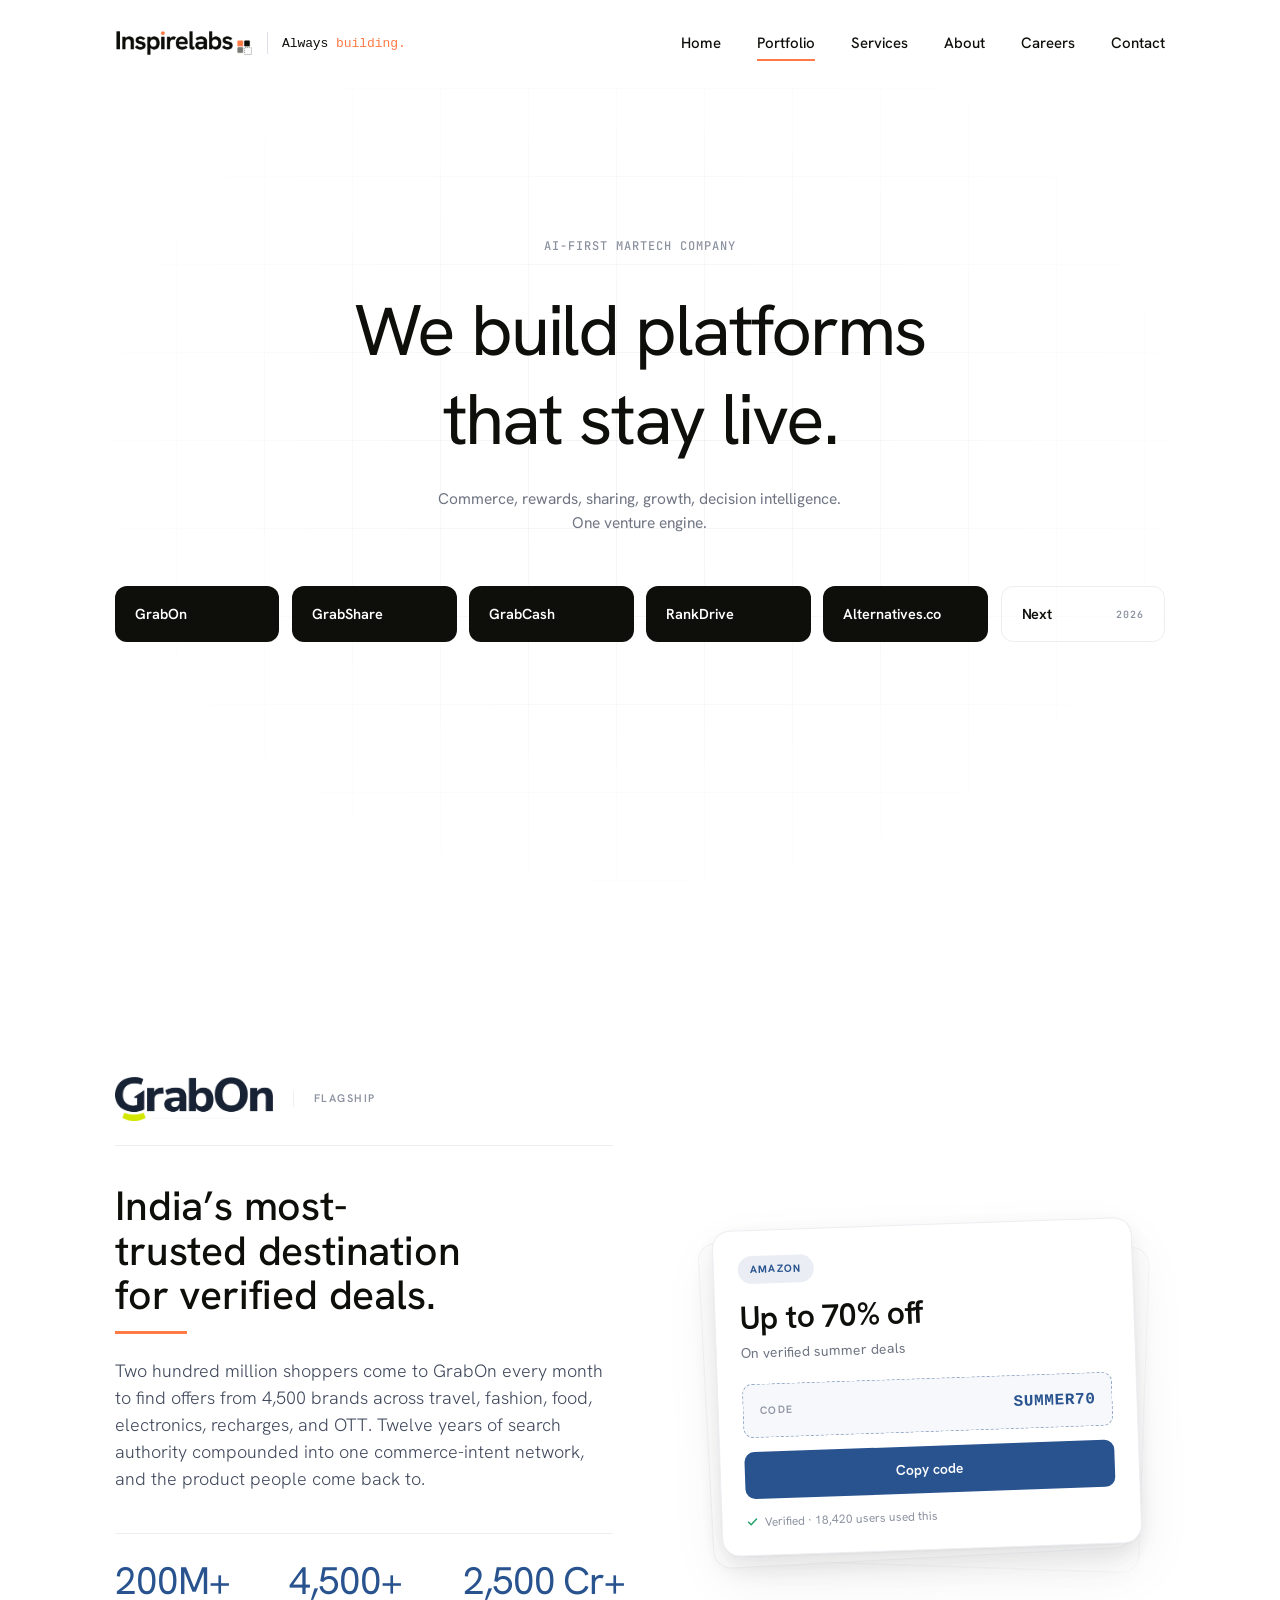
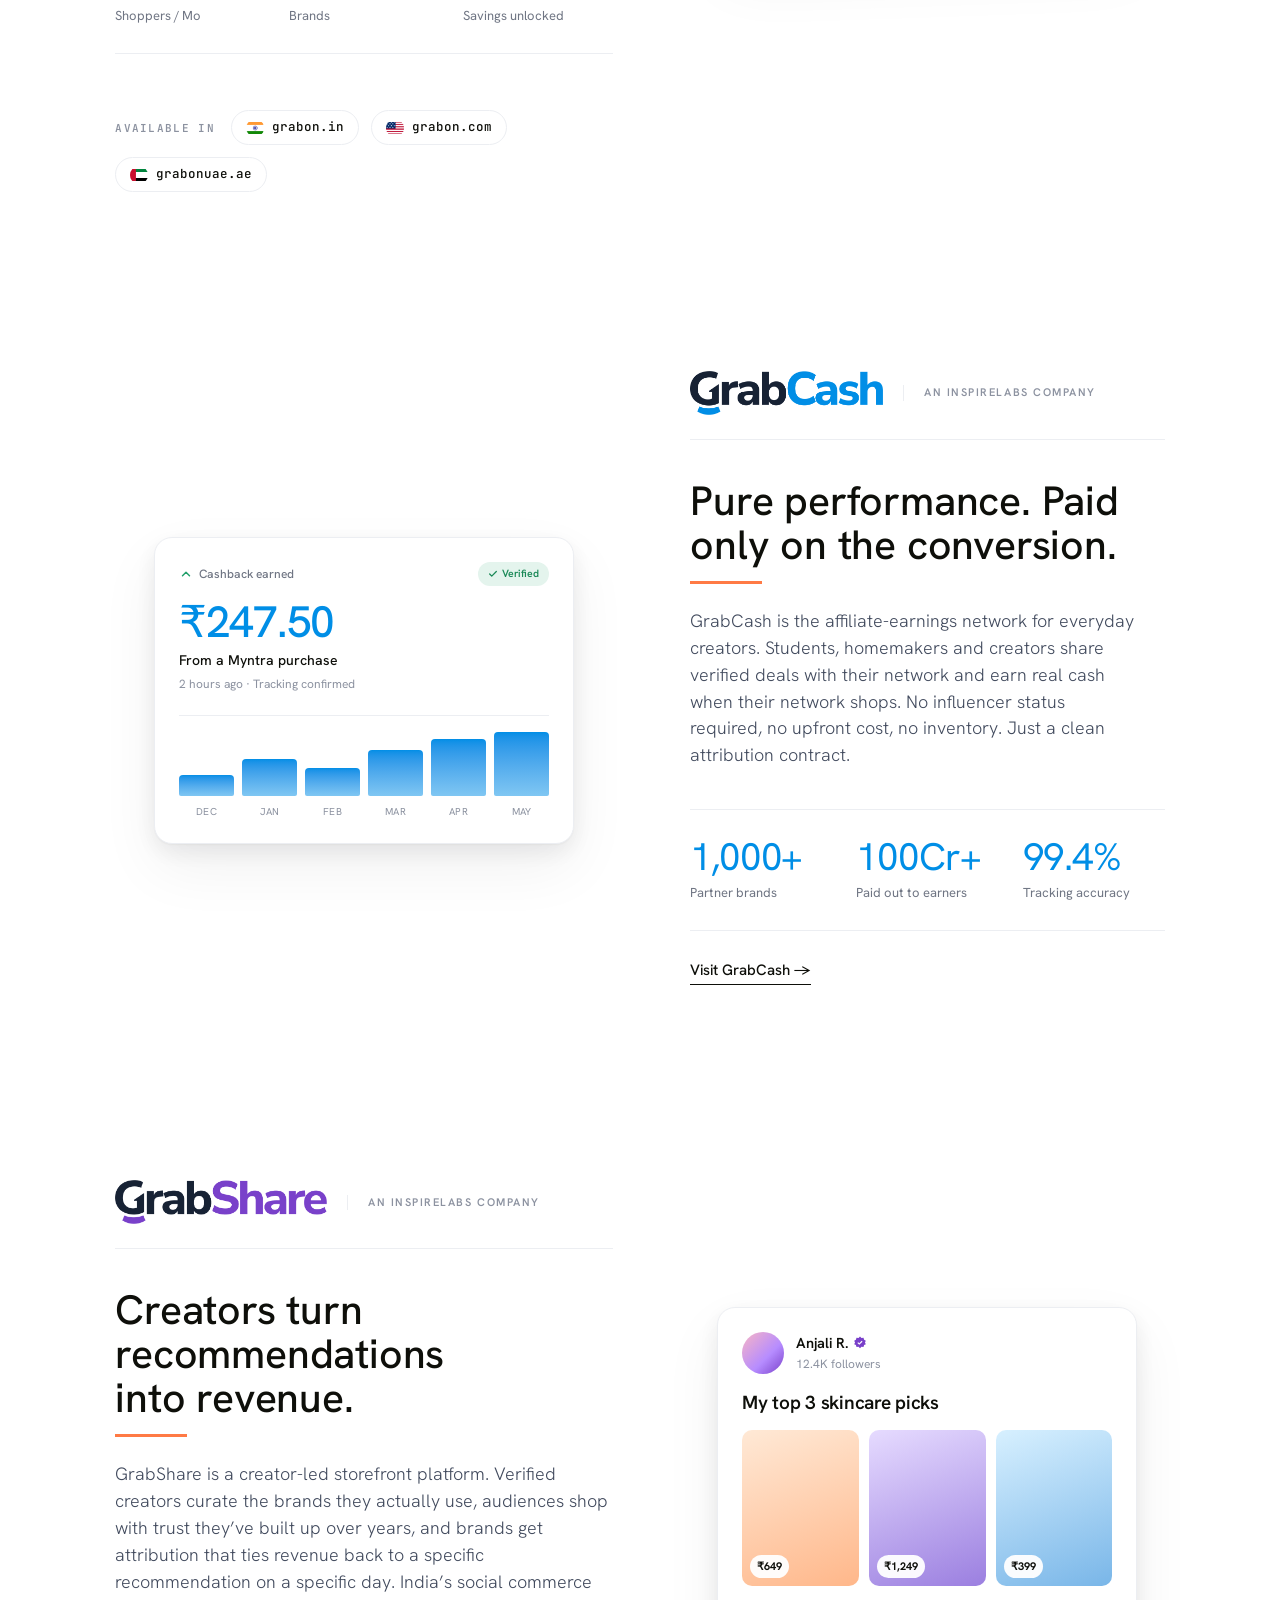
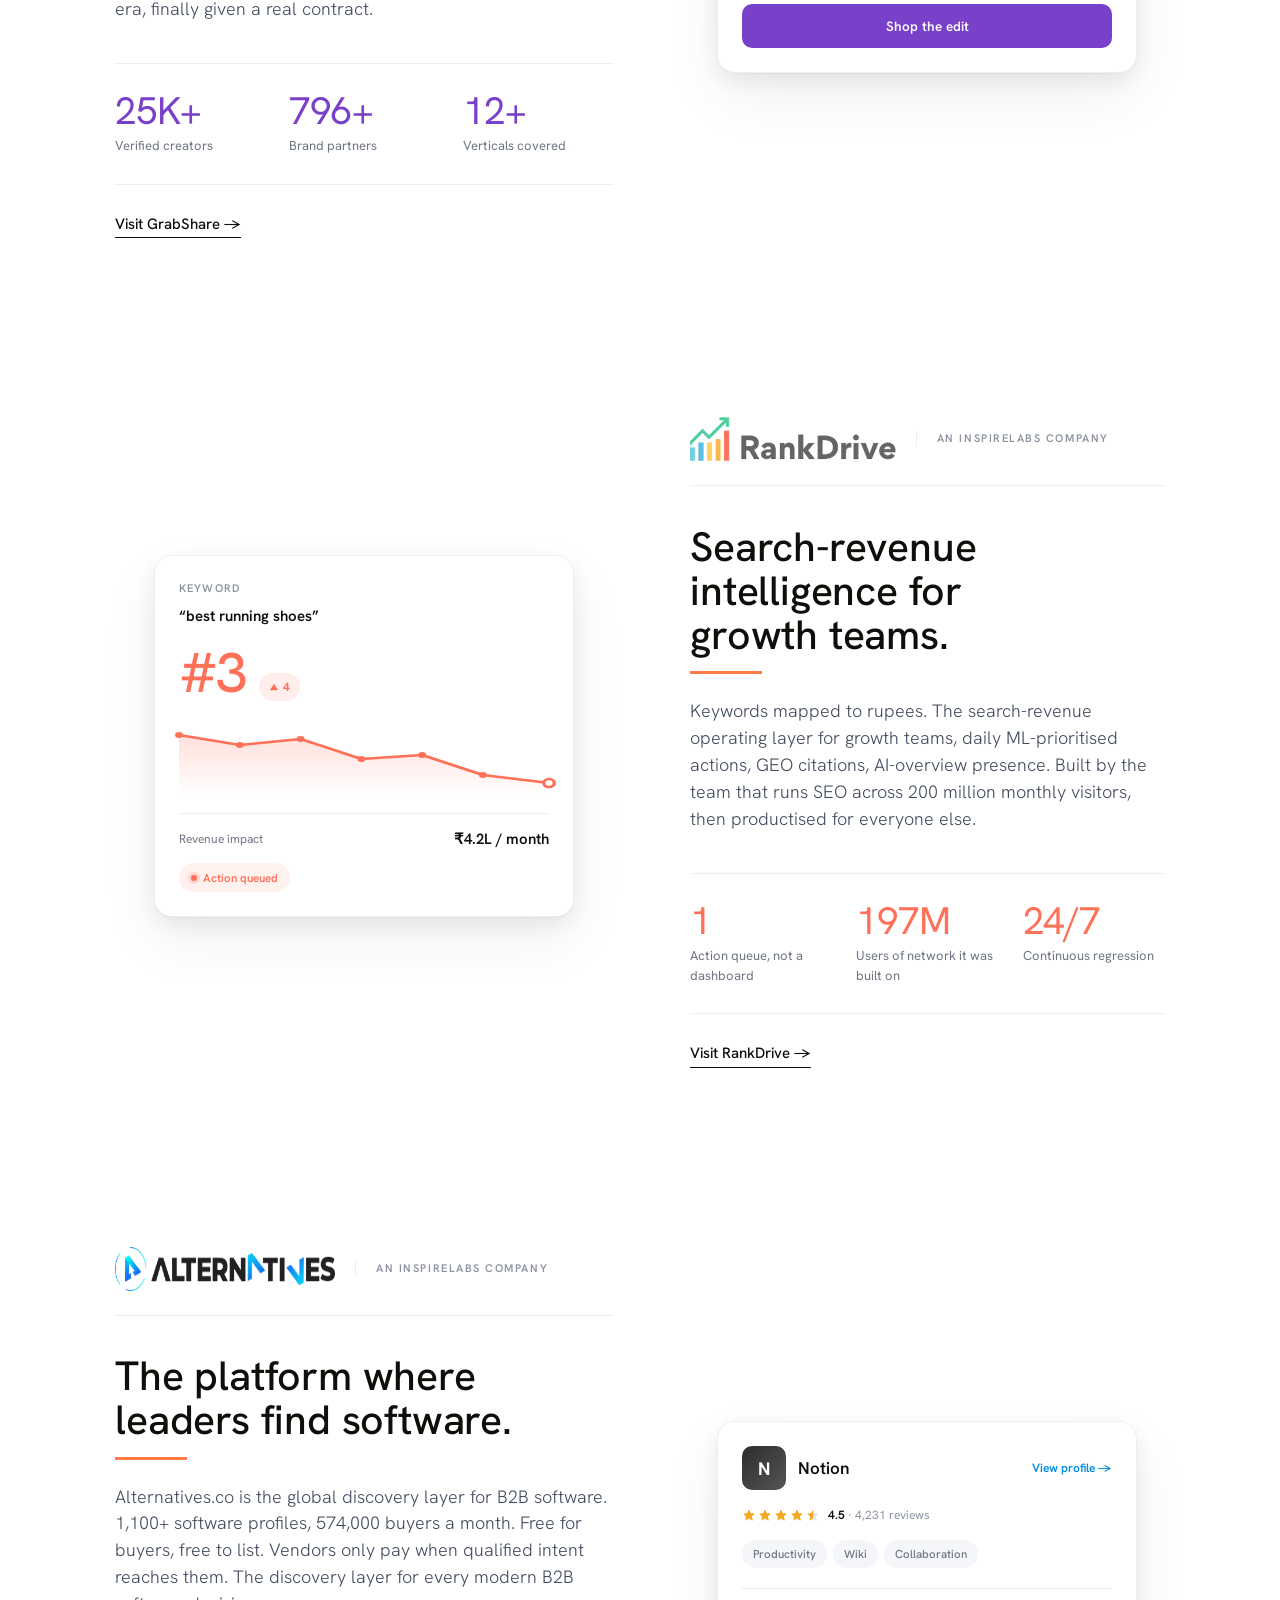
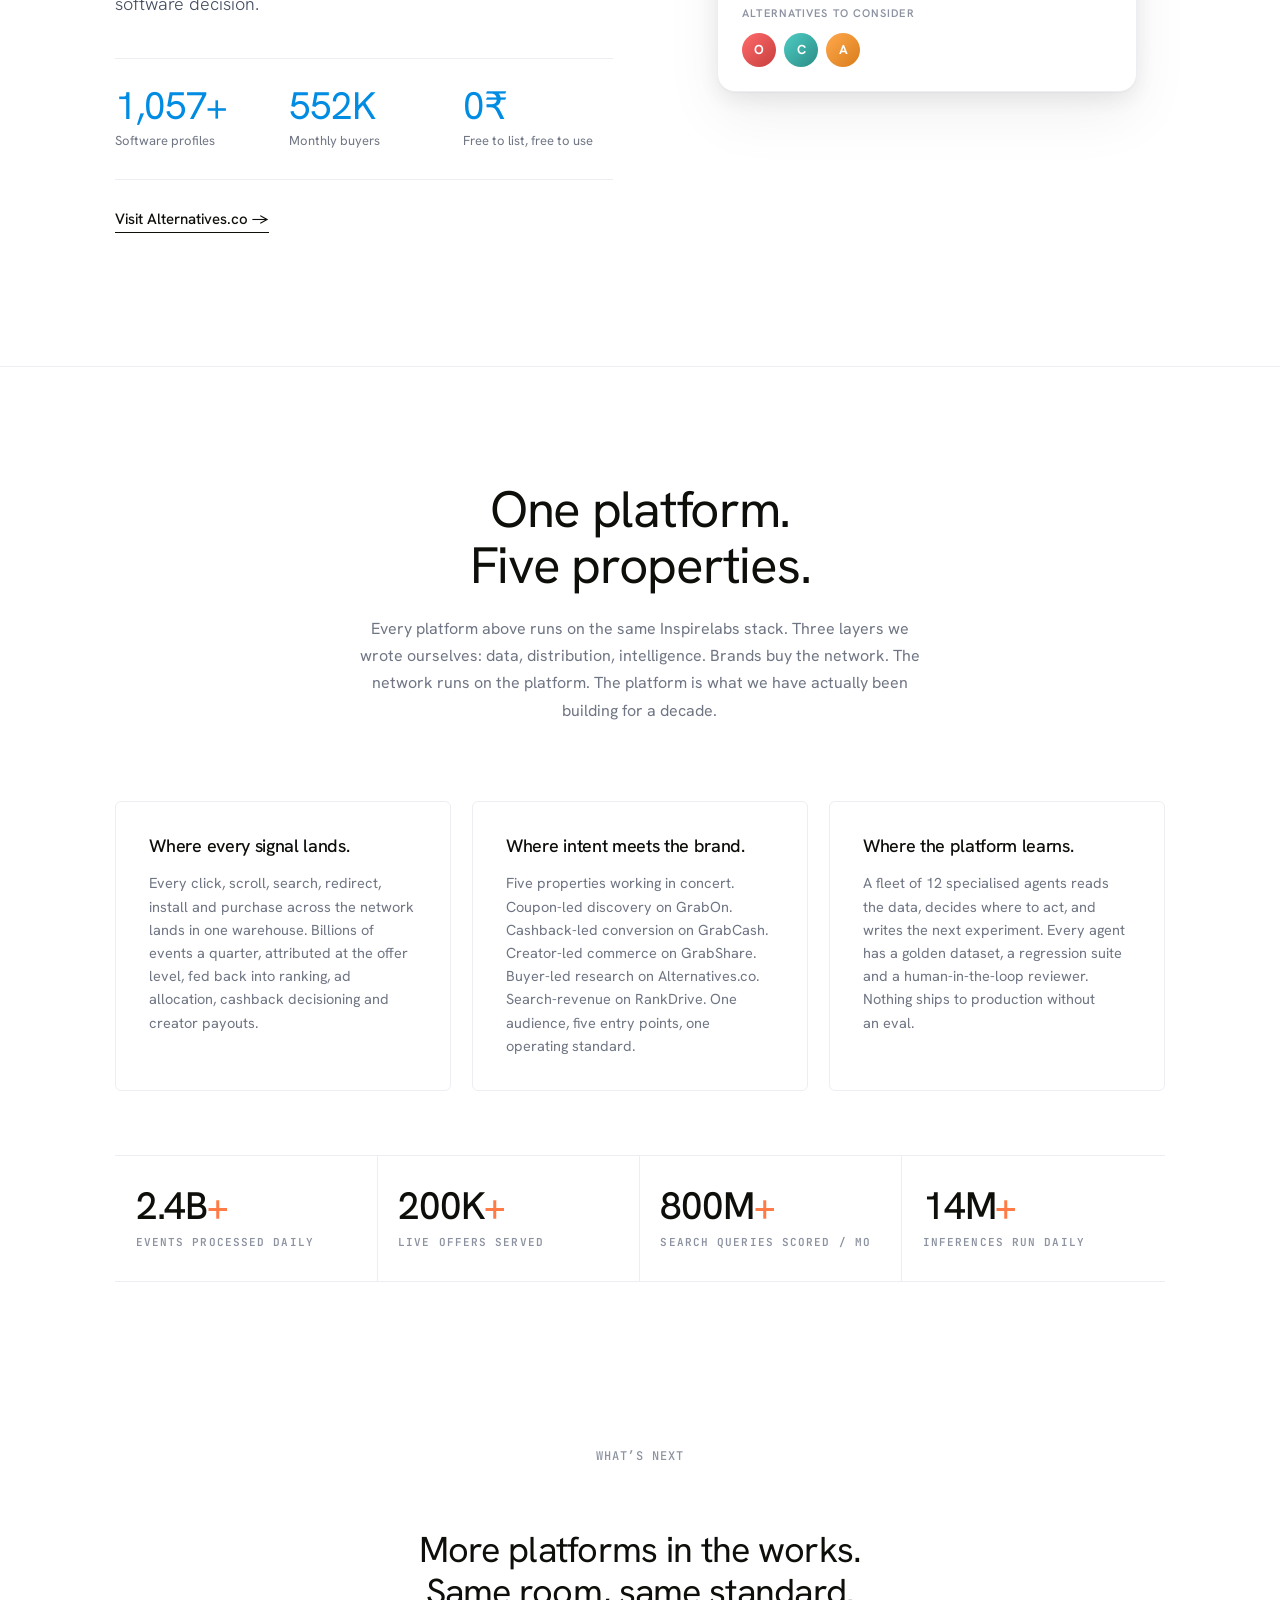
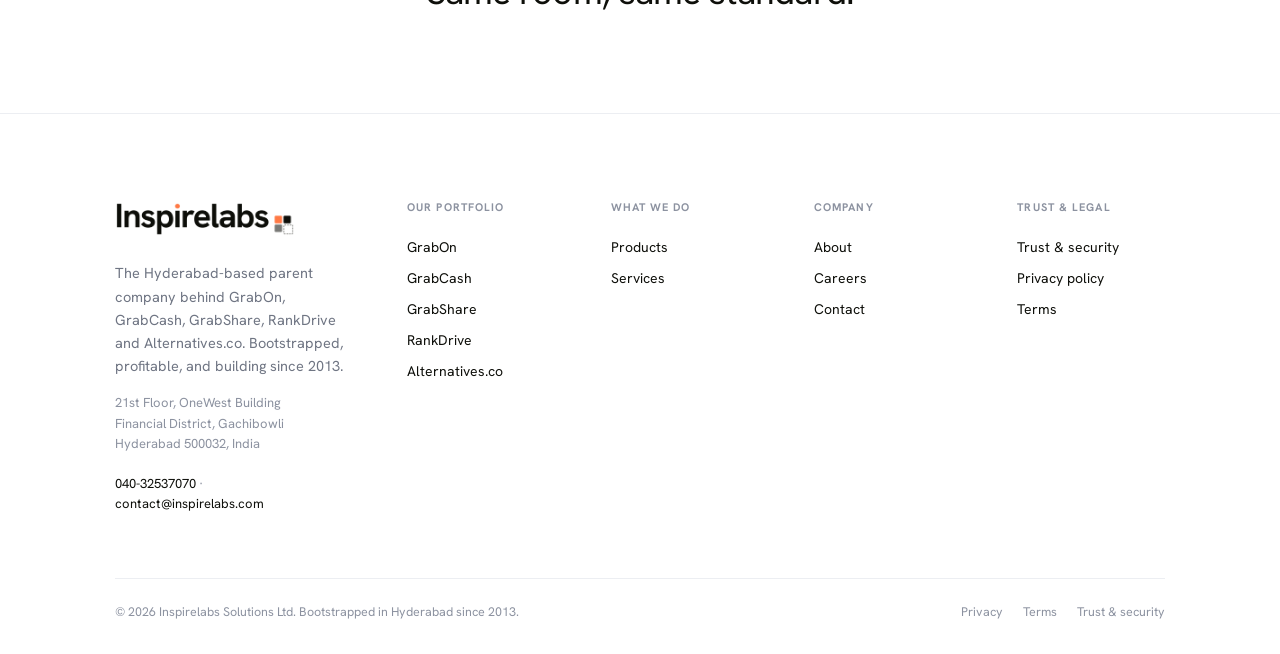
<file: portfolio.html>
<!DOCTYPE html>
<html lang="en">
<head>
<meta charset="UTF-8" />
<meta name="viewport" content="width=device-width, initial-scale=1.0" />
<title>Portfolio, Five platforms that compound | Inspirelabs</title>
<meta name="description" content="GrabOn, GrabCash, GrabShare, RankDrive, Alternatives.co. Five properties, one operating company. The Inspirelabs portfolio in detail." />
<meta name="theme-color" content="#FFFFFF" />
<link rel="canonical" href="https://inspirelabs.com/portfolio.html" />
<meta property="og:type" content="website" />
<meta property="og:title" content="Portfolio, Five platforms that compound | Inspirelabs" />
<meta property="og:description" content="GrabOn, GrabCash, GrabShare, RankDrive, Alternatives.co. Five properties, one operating company. The Inspirelabs portfolio in detail." />
<meta property="og:url" content="https://inspirelabs.com/portfolio.html" />
<meta property="og:image" content="https://inspirelabs.com/assets/brand/inspirelabs-share-card.png" />
<meta property="og:image:width" content="1200" />
<meta property="og:image:height" content="630" />
<meta property="og:site_name" content="Inspirelabs" />
<meta name="twitter:card" content="summary_large_image" />
<meta name="twitter:title" content="Portfolio, Five platforms that compound | Inspirelabs" />
<meta name="twitter:description" content="GrabOn, GrabCash, GrabShare, RankDrive, Alternatives.co. Five properties, one operating company. The Inspirelabs portfolio in detail." />
<meta name="twitter:image" content="https://inspirelabs.com/assets/brand/inspirelabs-share-card.png" />
<link rel="icon" type="image/svg+xml" href="assets/brand/inspirelabs-mark.svg" />
<link rel="preconnect" href="https://fonts.googleapis.com" />
<link rel="preconnect" href="https://fonts.gstatic.com" crossorigin />
<link href="https://fonts.googleapis.com/css2?family=Hanken+Grotesk:wght@300..900&family=JetBrains+Mono:wght@400..700&display=swap" rel="stylesheet" />

<style>
:root { --white: #FFFFFF; --bg: #FFFFFF; --text: #0E0F0A; --text-secondary: #6F7583; --text-tertiary: #8C92A0; --hairline: #ECEEF2; --line: #DEE1E8; --accent: #FF7A45; --accent-soft: #FFE7DC; --accent-deep: #E55E2A; --tile-dark: #0F1117; --max-w: 1800px; --pad-x: clamp(20px, 3vw, 56px); --ease: cubic-bezier(0.16, 1, 0.3, 1); }

/* Brand: JetBrains Mono on all small labels / eyebrows / metadata */
.hero-eyebrow,
.hero-stamp,
.about-hero-eyebrow,
.section-eyebrow,
.plan-list-year,
.about-num-lbl,
.deliver-row-num,
.pillar-eyebrow,
.numbers-cell-lbl,
.biz-tile-tag,
.bleed-photo-stamp,
.fact-eyebrow,
.tile-eyebrow,
.category-eyebrow,
.kpi-label,
.tag-label,
.service-eyebrow,
.product-eyebrow,
.career-eyebrow,
.trust-eyebrow,
.insight-eyebrow,
.chapter-tag,
.chapter-num,
.eyebrow,
.meta-row,
.mono { font-family: 'JetBrains Mono', ui-monospace, SFMono-Regular, Menlo, monospace; }

* { box-sizing: border-box; margin: 0; padding: 0; }
html { scroll-behavior: smooth; }
body { font-family: 'Hanken Grotesk', -apple-system, BlinkMacSystemFont, 'Segoe UI', sans-serif; background: var(--bg); color: var(--text); font-size: 17px; font-weight: 400; line-height: 1.5; -webkit-font-smoothing: antialiased; -moz-osx-font-smoothing: grayscale; }
img, svg { display: block; max-width: 100%; }
a { color: inherit; text-decoration: none; }
button { font: inherit; cursor: pointer; border: none; background: none; color: inherit; }
ul, ol { list-style: none; }
::selection { background: var(--accent); color: var(--white); }
.container { width: min(88%, var(--max-w)); margin: 0 auto; padding: 0 var(--pad-x); }
@media (max-width: 1100px) { .container { width: 100%; } }

.nav { position: sticky; top: 0; z-index: 100; background: rgba(255, 255, 255, 0.92); backdrop-filter: saturate(140%) blur(14px); padding: 22px 0; border-bottom: 1px solid transparent; transition: border-color 0.25s var(--ease); }
.nav.scrolled { border-bottom-color: var(--hairline); }
.nav-inner { display: flex; align-items: center; justify-content: space-between; gap: 32px; }
.nav-brand { display: inline-flex; align-items: center; color: var(--text); line-height: 1; }

.nav-brand .brand-logo { height: 26px; width: auto; display: block; }
.footer-brand-block .nav-brand .brand-logo { height: 34px; }
.nav.on-hero .nav-brand .brand-logo { filter: invert(1) brightness(2); }
.nav-brand .brand-sep { display: inline-block; width: 1px; height: 22px; background: var(--line); margin: 0 14px; }
.nav-brand .brand-tagline { font-family: ui-monospace, SFMono-Regular, Menlo, monospace; font-size: 13px; font-weight: 500; letter-spacing: -0.005em; color: var(--text); white-space: nowrap; }
.nav-brand .brand-tagline-accent { color: var(--accent); }
.footer-brand-block .nav-brand .brand-sep,
.footer-brand-block .nav-brand .brand-tagline { display: none; }
.nav.on-hero .nav-brand .brand-sep { background: rgba(255,255,255,0.25); }
.nav.on-hero .nav-brand .brand-tagline { color: var(--white); }
@media (max-width: 540px) { .nav-brand .brand-sep, .nav-brand .brand-tagline { display: none; } }
.nav-links { display: flex; gap: 36px; align-items: center; }
.nav-link { font-size: 15px; font-weight: 500; color: var(--text); padding: 10px 0; position: relative; transition: color 0.2s var(--ease); }
.nav-link:hover { color: var(--accent-deep); }
.nav-link:focus-visible { outline: 2px solid var(--accent); outline-offset: 6px; border-radius: 2px; }
.nav-brand:focus-visible { outline: 2px solid var(--accent); outline-offset: 6px; border-radius: 2px; }
.nav-toggle:focus-visible { outline: 2px solid var(--accent); outline-offset: 4px; }
.nav-link.active::after { content: ''; position: absolute; bottom: 4px; left: 0; right: 0; height: 2px; background: var(--accent); }
.nav-toggle { display: none; width: 36px; height: 36px; }
.nav-toggle span { display: block; width: 22px; height: 1.5px; background: var(--text); margin: 5px auto; }
@media (max-width: 880px) {
  .nav-links { position: fixed; top: 0; left: 0; right: 0; height: 100vh; height: 100svh; background: var(--white); flex-direction: column; justify-content: center; align-items: center; gap: 28px; transform: translateY(-100%); transition: transform 0.3s var(--ease); z-index: 99; padding: 96px 24px 40px; display: flex; }
  .nav.is-open .nav-links { transform: translateY(0); }
  .nav-toggle { display: block; position: relative; z-index: 101; cursor: pointer; }
  .nav-toggle span { transition: transform 0.25s var(--ease), opacity 0.2s var(--ease); transform-origin: center; }
  .nav.is-open .nav-toggle span:nth-child(1) { transform: translateY(6.5px) rotate(45deg); }
  .nav.is-open .nav-toggle span:nth-child(2) { opacity: 0; }
  .nav.is-open .nav-toggle span:nth-child(3) { transform: translateY(-6.5px) rotate(-45deg); }
  .nav-link { font-size: 22px; padding: 8px 0; }
}

h1, h2, h3, h4, h5 { color: var(--text); font-weight: 400; letter-spacing: -0.02em; line-height: 1.06; text-wrap: balance; }
p, .lead, .section-intro { text-wrap: pretty; }
.display-1 { font-size: clamp(48px, 5.6vw, 104px); font-weight: 400; letter-spacing: -0.03em; line-height: 1.04; }
.display-2 { font-size: clamp(36px, 5vw, 72px); font-weight: 400; letter-spacing: -0.025em; line-height: 1.06; }
.display-3 { font-size: clamp(24px, 3vw, 36px); font-weight: 400; letter-spacing: -0.02em; line-height: 1.15; }

section { padding: clamp(48px, 5.5vw, 90px) 0; position: relative; }
section.tight { padding: clamp(32px, 3.5vw, 55px) 0; }
.section-eyebrow { display: inline-block; font-size: clamp(20px, 2.2vw, 26px); font-weight: 600; color: var(--text); letter-spacing: -0.02em; padding-bottom: 6px; border-bottom: 2px solid var(--accent); margin-bottom: 32px; }
.section-title-xl { position: relative; font-size: clamp(30px, 3.2vw, 48px); font-weight: 500; color: var(--text); letter-spacing: -0.005em; line-height: 1.08; margin: 0 0 32px; text-wrap: balance; max-width: 24ch; }
.section-title-xl::after { content: ''; display: block; width: 72px; height: 3px; background: var(--accent); margin-top: 14px; }
.biz-intro { font-size: clamp(16px, 1.4vw, 20px); font-weight: 300; line-height: 1.5; color: #414A5D; max-width: 100%; width: 100%; text-wrap: pretty; }
.section-intro { font-size: clamp(15px, 1.2vw, 17px); line-height: 1.6; color: var(--text-secondary); max-width: 64ch; }
.tlink { display: inline-block; font-size: 15px; font-weight: 500; color: var(--text); padding-bottom: 2px; border-bottom: 1.5px solid var(--text); transition: color 0.2s var(--ease), border-color 0.2s var(--ease); }
.tlink:hover { color: var(--accent-deep); border-color: var(--accent); }
.tlink:focus-visible { outline: 2px solid var(--accent); outline-offset: 4px; border-radius: 2px; }
.tlink-light { color: var(--white); border-bottom-color: rgba(255,255,255,0.6); }
.tlink-light:hover { color: var(--white); border-bottom-color: var(--white); }

.hero {
  position: relative;
  min-height: 100vh;
  min-height: 100svh;
  padding: clamp(110px, 16vh, 200px) 0 clamp(56px, 6vh, 96px);
  overflow: hidden;
  display: flex;
  flex-direction: column;
  justify-content: flex-start;
}
.hero-grid { position: absolute; inset: 0; background-image: linear-gradient(to right, rgba(15, 17, 23, 0.05) 1px, transparent 1px), linear-gradient(to bottom, rgba(15, 17, 23, 0.05) 1px, transparent 1px); background-size: 88px 88px; mask-image: radial-gradient(ellipse 60% 70% at 50% 40%, black 0%, transparent 78%); -webkit-mask-image: radial-gradient(ellipse 60% 70% at 50% 40%, black 0%, transparent 78%); pointer-events: none; z-index: 0; }
.hero-inner { position: relative; z-index: 1; }
.hero-eyebrow { font-size: 12px; letter-spacing: 0.08em; text-transform: uppercase; color: var(--text-tertiary); font-weight: 500; display: inline-flex; align-items: center; gap: 12px; margin-bottom: 40px; }
.hero-eyebrow::before { content: ''; width: 28px; height: 1.5px; background: var(--accent); }
.hero h1 .line { display: block; }
.hero h1 .line + .line { margin-top: 0.2em; }

/* Products page brand-book hero, centered text */
.hero-text-center {
  text-align: center;
  max-width: 1200px;
  margin: 0 auto clamp(36px, 4vw, 56px);
}
.hero-text-center .hero-eyebrow { margin-bottom: clamp(28px, 3vw, 40px); }
.hero-text-center .hero-eyebrow::before,
.next-tease .hero-eyebrow::before { display: none; }
.hero-text-center h1 {
  max-width: none;
  margin: 0 auto;
}
.hero-text-center h1 .line { display: block; }
@media (min-width: 600px) {
  .hero-text-center h1 .line { white-space: nowrap; }
}
.hero-text-center h1 .accent { color: var(--accent); }
.hero-text-center .hero-split-lead {
  margin: clamp(24px, 2.4vw, 36px) auto 0;
  max-width: 52ch;
  font-size: clamp(15.5px, 1.2vw, 18px);
  line-height: 1.55;
  color: var(--text-secondary);
}

/* Portfolio pill row */
.hero-portfolio-label {
  font-family: 'JetBrains Mono', monospace;
  font-size: 11px;
  letter-spacing: 0.10em;
  text-transform: uppercase;
  color: var(--text-tertiary);
  margin-bottom: 16px;
}
.hero-portfolio-pills {
  display: grid;
  grid-template-columns: repeat(6, minmax(0, 1fr));
  gap: clamp(10px, 1vw, 14px);
}
.hero-portfolio-pill {
  display: flex;
  align-items: center;
  justify-content: space-between;
  gap: 8px;
  padding: 16px 20px;
  border-radius: 12px;
  background: var(--text);
  color: #fff;
  font-weight: 600;
  font-size: 14.5px;
  letter-spacing: -0.005em;
  text-decoration: none;
  transition: transform 0.2s var(--ease), background 0.2s var(--ease), color 0.2s var(--ease);
  min-height: 54px;
}
.hero-portfolio-pill:hover {
  transform: translateY(-2px);
  background: var(--accent);
  color: var(--text);
}
.hero-portfolio-pill .pill-meta {
  font-family: 'JetBrains Mono', monospace;
  font-size: 10px;
  letter-spacing: 0.10em;
  text-transform: uppercase;
  opacity: 0.55;
  transition: opacity 0.2s var(--ease), color 0.2s var(--ease);
}
.hero-portfolio-pill:hover .pill-meta {
  opacity: 0.85;
  color: var(--text);
}
.hero-portfolio-pill--live {
  background: var(--text);
  color: #fff;
}
.hero-portfolio-pill--next {
  background: transparent;
  color: var(--text);
  border: 1.4px solid var(--hairline);
}
.hero-portfolio-pill--next:hover {
  background: transparent;
  color: var(--text);
  border-color: var(--hairline);
  transform: none;
}
.hero-portfolio-pill--next .pill-meta {
  color: var(--text-tertiary);
  opacity: 1;
}
.hero-portfolio-pill--next:hover .pill-meta {
  color: var(--text-tertiary);
  opacity: 1;
}

@media (max-width: 980px) {
  .hero-split { grid-template-columns: 1fr; gap: 56px; align-items: start; }
  .hero-split-text h1 { max-width: none; }
  .hero-brandmark { justify-content: flex-start; }
  .hero-portfolio-pills { grid-template-columns: repeat(3, 1fr); }
}
@media (max-width: 640px) {
  .hero-portfolio-pills { grid-template-columns: repeat(2, 1fr); }
}

footer { padding: 88px 0 32px; background: var(--white); border-top: 1px solid var(--hairline); margin-top: 56px; }
.footer-grid { display: grid; grid-template-columns: 1.6fr repeat(4, 1fr); gap: 56px; }
.footer-brand-block .nav-brand { font-size: 24px; }
.footer-brand-block p { margin-top: 18px; font-size: 14.5px; color: var(--text-secondary); line-height: 1.6; max-width: 36ch; }
.footer-brand-block address { margin-top: 16px; font-size: 13px; color: var(--text-tertiary); line-height: 1.55; font-style: normal; }
.footer-brand-block address a { color: var(--text); }
.footer-col h5 { font-size: 11px; font-weight: 700; letter-spacing: 0.10em; text-transform: uppercase; color: var(--text-tertiary); margin-bottom: 18px; }
.footer-col a { display: block; font-size: 14px; color: var(--text); padding: 5px 0; }
.footer-col a:hover { color: var(--accent-deep); }
.footer-bottom { margin-top: 64px; padding-top: 24px; border-top: 1px solid var(--hairline); display: flex; justify-content: space-between; gap: 24px; flex-wrap: wrap; font-size: 12.5px; color: var(--text-tertiary); }
.footer-bottom-links { display: flex; gap: 20px; }
.footer-bottom-links a { color: var(--text-tertiary); }
.footer-bottom-links a:hover { color: var(--text); }
@media (max-width: 1000px) { .footer-grid { grid-template-columns: 1fr 1fr; gap: 40px; } .footer-brand-block { grid-column: 1 / -1; } }
@media (max-width: 600px) { .footer-grid { grid-template-columns: 1fr; } .footer-brand-block { grid-column: auto; } }

.reveal { opacity: 0; transform: translateY(16px); transition: opacity 0.7s var(--ease), transform 0.7s var(--ease); }
.reveal.in-view { opacity: 1; transform: none; }
@media (prefers-reduced-motion: reduce) { .reveal { opacity: 1; transform: none; transition: none; } html { scroll-behavior: auto; } }

/* === Product rows (two-column with mockup visual) === */
.prod-row { padding: clamp(64px, 7vw, 110px) 0; background: var(--white); position: relative; overflow: visible; }
.prod-row-grid {
  display: grid;
  grid-template-columns: minmax(0, 1.05fr) minmax(0, 1fr);
  gap: clamp(48px, 6vw, 100px);
  align-items: start;
  min-height: 70vh;
}
@media (max-width: 980px) {
  .prod-row-grid { min-height: 0; }
}
@media (max-width: 980px) {
  .prod-row-grid { grid-template-columns: 1fr; gap: 48px; }
}
/* Alternate: visual on left for even-numbered rows */
.prod-row:nth-of-type(2n+1) .prod-row-grid .prod-row-content { order: 2; }
.prod-row:nth-of-type(2n) .prod-row-grid .prod-row-visual { order: 2; }
@media (max-width: 980px) {
  .prod-row .prod-row-grid .prod-row-content,
  .prod-row .prod-row-grid .prod-row-visual { order: 0 !important; }
}

.prod-row-content { display: flex; flex-direction: column; }
.prod-row-lockup {
  display: flex; align-items: center; gap: 20px;
  margin-bottom: clamp(28px, 3vw, 44px);
  padding-bottom: 24px;
  border-bottom: 1px solid var(--hairline);
}
.prod-row-logo {
  height: 44px;
  width: auto;
  max-width: 220px;
  display: block;
}
.prod-row-tag {
  font-size: 11px; letter-spacing: 0.14em; text-transform: uppercase;
  color: var(--text-tertiary); font-weight: 600;
  padding-left: 20px; border-left: 1px solid var(--hairline);
  line-height: 1.4;
}
.prod-row-content h2 { margin-bottom: 24px; max-width: 22ch; }
.prod-row-content .biz-intro { margin-bottom: 40px; max-width: 56ch; }
.prod-row-url { font-family: 'JetBrains Mono', ui-monospace, SFMono-Regular, Menlo, monospace; font-size: 13px; color: var(--text-tertiary); letter-spacing: 0.02em; display: inline-block; margin: 16px 0 18px; transition: color 0.2s var(--ease); }
.prod-row-url:hover { color: var(--accent); }
.prod-row-regions { display: flex; align-items: center; gap: 12px; margin-top: 28px; flex-wrap: wrap; }
.prod-row-regions-label { font-family: 'JetBrains Mono', ui-monospace, SFMono-Regular, Menlo, monospace; font-size: 11px; letter-spacing: 0.12em; text-transform: uppercase; color: var(--text-tertiary); font-weight: 600; margin-right: 4px; }
.prod-row-region { display: inline-flex; align-items: center; gap: 8px; padding: 7px 14px; border: 1px solid var(--hairline); border-radius: 999px; font-family: 'JetBrains Mono', ui-monospace, SFMono-Regular, Menlo, monospace; font-size: 12.5px; font-weight: 500; color: var(--text); transition: border-color 0.2s var(--ease), color 0.2s var(--ease), background 0.2s var(--ease); }
.prod-row-region:hover { border-color: var(--text); color: var(--accent); background: var(--accent-soft); }
.prod-row-region img { width: 18px; height: 12px; object-fit: cover; display: block; border-radius: 2px; }
.prod-row-stats {
  display: grid; grid-template-columns: repeat(auto-fit, minmax(140px, 1fr)); gap: 24px;
  padding: 28px 0;
  border-top: 1px solid var(--hairline);
  border-bottom: 1px solid var(--hairline);
  margin-bottom: 28px;
}
@media (max-width: 600px) { .prod-row-stats { grid-template-columns: 1fr; gap: 18px; } }
.prod-row-stat { display: flex; flex-direction: column; gap: 6px; }
.prod-row-stat-num {
  font-size: clamp(28px, 3vw, 42px);
  font-weight: 400; letter-spacing: -0.03em; line-height: 1;
  color: var(--tone, var(--text));
}
.prod-row-stat--text .prod-row-stat-num { font-size: clamp(17px, 1.4vw, 21px); font-weight: 600; letter-spacing: -0.01em; line-height: 1.2; color: var(--text); }
.prod-row-stat-lbl { font-size: 13px; color: var(--text-secondary); }
.prod-row-stat--text .prod-row-stat-lbl { font-family: 'JetBrains Mono', ui-monospace, SFMono-Regular, Menlo, monospace; font-size: 11px; letter-spacing: 0.12em; text-transform: uppercase; font-weight: 600; color: var(--text-tertiary); order: -1; margin-bottom: 4px; }
.prod-row-content .tlink { align-self: flex-start; }

/* Per-product brand zone tint, soft radial gradient behind each row */
.prod-row { position: relative; overflow: hidden; isolation: isolate; }
.prod-row > .container { position: relative; z-index: 1; }
.prod-row::before {
  content: '';
  position: absolute; inset: 0;
  background: radial-gradient(ellipse 55% 70% at 28% 40%, color-mix(in srgb, var(--row-tone, transparent) 7%, transparent) 0%, transparent 70%);
  z-index: 0;
  pointer-events: none;
  opacity: 0;
  transform: scale(0.95);
  transition: opacity 1.4s var(--ease), transform 1.4s var(--ease);
}
.prod-row:nth-of-type(2n)::before {
  background: radial-gradient(ellipse 55% 70% at 72% 40%, color-mix(in srgb, var(--row-tone, transparent) 7%, transparent) 0%, transparent 70%);
}
.prod-row.row-active::before { opacity: 1; transform: scale(1); }

.prod-row-visual {
  position: sticky;
  top: 120px;
  aspect-ratio: 5 / 4;
  display: flex; align-items: center; justify-content: center;
  /* Entry state, mockup slides in from its alternation side */
  opacity: 0;
  transform: translateX(-80px) translateY(20px) scale(0.96);
  transition: opacity 1s var(--ease), transform 1.1s var(--ease);
  will-change: transform, opacity;
}
.prod-row:nth-of-type(2n) .prod-row-visual {
  /* Even rows: mockup is on the right, slide in from the right */
  transform: translateX(80px) translateY(20px) scale(0.96);
}
@media (max-width: 980px) {
  .prod-row-visual { position: relative; top: auto; transform: translateY(40px) scale(0.96); }
  .prod-row:nth-of-type(2n) .prod-row-visual { transform: translateY(40px) scale(0.96); }
}
.prod-row-grid.in-view .prod-row-visual,
.prod-row:nth-of-type(2n) .prod-row-grid.in-view .prod-row-visual {
  opacity: 1;
  transform: translateX(0) translateY(0) scale(1);
}
/* Subtle continuous float on the mockup once it's in view */
.prod-row-grid.in-view .mockup {
  animation: mockupFloat 6s ease-in-out infinite;
}
@keyframes mockupFloat {
  0%, 100% { transform: translateY(0); }
  50%      { transform: translateY(-8px); }
}
@media (prefers-reduced-motion: reduce) {
  .prod-row-grid .mockup { animation: none !important; }
  .prod-row-visual { opacity: 1 !important; transform: none !important; }
  .prod-row::before { opacity: 1 !important; transform: none !important; }
}

/* === Mockup base === */
.mockup {
  position: relative;
  width: 100%;
  max-width: 420px;
  margin: 0 auto;
  font-family: 'Hanken Grotesk', sans-serif;
}
.mockup-card {
  background: white;
  border-radius: 18px;
  padding: 24px;
  box-shadow:
    0 1px 2px rgba(0,0,0,0.04),
    0 8px 24px rgba(15, 17, 23, 0.08),
    0 24px 60px rgba(15, 17, 23, 0.06);
  border: 1px solid var(--hairline);
  position: relative;
  z-index: 2;
}
.mockup-card-behind {
  position: absolute;
  inset: 0;
  background: white;
  border-radius: 18px;
  border: 1px solid var(--hairline);
  box-shadow: 0 12px 32px rgba(15, 17, 23, 0.05);
}
.mockup-card-behind--1 { transform: rotate(-3deg) translateY(8px) translateX(-12px); z-index: 1; opacity: 0.6; }
.mockup-card-behind--2 { transform: rotate(2deg) translateY(16px) translateX(8px); z-index: 0; opacity: 0.4; }

/* Per-brand tone */
.mockup--grabon { --tone: #28538F; }
.mockup--grabcash { --tone: #008EE6; }
.mockup--grabshare { --tone: #7940C9; }
.mockup--rankdrive { --tone: #FF7058; }
.mockup--alternatives { --tone: #008CE2; }

/* === The platform underneath (merged from former platform.html) === */
.prod-platform { padding: clamp(80px, 9vw, 140px) 0; border-top: 1px solid var(--hairline); background: var(--white); }
.prod-platform-head { max-width: 78ch; margin: 0 auto clamp(56px, 6vw, 88px); text-align: center; }
.prod-platform-eyebrow { font-family: 'JetBrains Mono', monospace; font-size: 12px; letter-spacing: 0.18em; text-transform: uppercase; color: var(--accent); font-weight: 700; margin-bottom: 22px; display: inline-block; }
.prod-platform-title { font-size: clamp(34px, 4vw, 56px); font-weight: 400; letter-spacing: -0.025em; line-height: 1.08; margin: 0 auto 22px; max-width: 22ch; text-wrap: balance; }
.prod-platform-intro { font-size: clamp(16px, 1.2vw, 18.5px); line-height: 1.7; color: var(--text-secondary); margin: 0 auto; max-width: 64ch; }
.prod-platform-layers { display: grid; grid-template-columns: repeat(3, 1fr); gap: clamp(16px, 1.6vw, 24px); margin-bottom: clamp(48px, 5vw, 72px); }
@media (max-width: 880px) { .prod-platform-layers { grid-template-columns: 1fr; } }
.prod-platform-layer { padding: clamp(28px, 2.6vw, 40px); border: 1px solid var(--hairline); border-radius: 6px; background: var(--white); display: flex; flex-direction: column; gap: 14px; transition: background 0.25s var(--ease); }
.prod-platform-layer:hover { background: var(--accent-soft); }
.prod-platform-layer-num { font-family: 'JetBrains Mono', monospace; font-size: 11px; letter-spacing: 0.14em; text-transform: uppercase; color: var(--accent); font-weight: 700; }
.prod-platform-layer h3 { font-size: clamp(18px, 1.4vw, 22px); font-weight: 500; letter-spacing: -0.018em; line-height: 1.25; margin: 0; color: var(--text); }
.prod-platform-layer p { font-size: 14.5px; line-height: 1.6; color: var(--text-secondary); margin: 0; }
.prod-platform-stats { display: grid; grid-template-columns: repeat(4, 1fr); gap: 0; border-top: 1px solid var(--hairline); border-bottom: 1px solid var(--hairline); }
.prod-platform-stat { padding: clamp(24px, 2.4vw, 36px) clamp(16px, 1.6vw, 24px); border-right: 1px solid var(--hairline); display: flex; flex-direction: column; gap: 10px; }
.prod-platform-stat:last-child { border-right: none; }
.prod-platform-stat .val { font-size: clamp(28px, 3vw, 42px); font-weight: 500; letter-spacing: -0.03em; line-height: 1; color: var(--text); white-space: nowrap; }
.prod-platform-stat .val .accent { color: var(--accent); }
.prod-platform-stat .lbl { font-family: 'JetBrains Mono', monospace; font-size: 11px; letter-spacing: 0.10em; text-transform: uppercase; color: var(--text-tertiary); font-weight: 600; line-height: 1.4; }
@media (max-width: 880px) { .prod-platform-stats { grid-template-columns: 1fr 1fr; } .prod-platform-stat:nth-child(2) { border-right: none; } .prod-platform-stat:nth-child(-n+2) { border-bottom: 1px solid var(--hairline); } }
@media (max-width: 540px) { .prod-platform-stats { grid-template-columns: 1fr; } .prod-platform-stat { border-right: none; border-bottom: 1px solid var(--hairline); } .prod-platform-stat:last-child { border-bottom: none; } }

/* === Mockup A: Deal card (GrabOn) === */
.mockup-deal { transform: rotate(-2deg); }
.mockup-deal-brand {
  display: inline-flex; align-items: center;
  padding: 6px 12px;
  background: color-mix(in srgb, var(--tone) 10%, white);
  color: var(--tone);
  border-radius: 999px;
  font-size: 10.5px; font-weight: 700; letter-spacing: 0.12em;
  margin-bottom: 18px;
}
.mockup-deal-title {
  font-size: 32px; font-weight: 600; letter-spacing: -0.02em;
  line-height: 1.05; color: var(--text); margin-bottom: 8px;
}
.mockup-deal-sub {
  font-size: 14px; color: var(--text-secondary); margin-bottom: 20px;
}
.mockup-deal-code {
  display: flex; align-items: center; justify-content: space-between;
  padding: 14px 16px;
  border: 1.5px dashed color-mix(in srgb, var(--tone) 40%, #DDE2EA);
  background: color-mix(in srgb, var(--tone) 4%, white);
  border-radius: 10px;
  margin-bottom: 14px;
}
.mockup-deal-code-lbl {
  font-size: 10.5px; font-weight: 600; letter-spacing: 0.14em;
  text-transform: uppercase; color: var(--text-tertiary);
}
.mockup-deal-code-val {
  font-size: 16px; font-weight: 700; letter-spacing: 0.04em; color: var(--tone);
  font-family: 'SF Mono', Menlo, monospace;
}
.mockup-deal-btn {
  width: 100%; padding: 13px 16px;
  background: var(--tone); color: white;
  border-radius: 10px;
  font-size: 14px; font-weight: 600;
  margin-bottom: 14px;
}
.mockup-deal-caption {
  font-size: 12px; color: var(--text-tertiary);
  display: flex; align-items: center; gap: 6px;
}
.mockup-deal-caption svg { color: #22A06B; }

/* === Mockup B: Cashback card (GrabCash) === */
.mockup-cashback-top {
  display: flex; align-items: center; justify-content: space-between;
  margin-bottom: 14px;
}
.mockup-cashback-lbl {
  display: inline-flex; align-items: center; gap: 6px;
  font-size: 12px; color: var(--text-secondary); font-weight: 500;
}
.mockup-cashback-lbl svg { color: #22A06B; }
.mockup-cashback-badge {
  display: inline-flex; align-items: center; gap: 4px;
  padding: 4px 10px;
  background: color-mix(in srgb, #22A06B 12%, white);
  color: #1A8957;
  border-radius: 999px;
  font-size: 10.5px; font-weight: 600;
}
.mockup-cashback-num {
  font-size: 44px; font-weight: 500; letter-spacing: -0.03em;
  line-height: 1; color: var(--tone); margin-bottom: 6px;
}
.mockup-cashback-sub {
  font-size: 14px; color: var(--text); font-weight: 500; margin-bottom: 4px;
}
.mockup-cashback-time {
  font-size: 12px; color: var(--text-tertiary); margin-bottom: 22px;
}
.mockup-cashback-chart {
  border-top: 1px solid var(--hairline);
  padding-top: 16px;
}
.mockup-cashback-chart-bars {
  display: grid; grid-template-columns: repeat(6, 1fr);
  gap: 8px;
  align-items: end;
  height: 64px;
  margin-bottom: 8px;
}
.mockup-cashback-chart-bars span {
  display: block; width: 100%;
  background: linear-gradient(180deg, var(--tone) 0%, color-mix(in srgb, var(--tone) 50%, white) 100%);
  border-radius: 4px 4px 2px 2px;
}
.mockup-cashback-chart-labels {
  display: grid; grid-template-columns: repeat(6, 1fr);
  gap: 8px;
  font-size: 10px; color: var(--text-tertiary); text-align: center;
  letter-spacing: 0.04em;
}

/* === Mockup C: Creator storefront (GrabShare) === */
.mockup-creator-head {
  display: flex; align-items: center; gap: 12px;
  margin-bottom: 18px;
}
.mockup-creator-avatar {
  width: 42px; height: 42px; border-radius: 50%;
  background: linear-gradient(135deg, #F8B5C4 0%, #B68CFF 60%, #7940C9 100%);
  flex: 0 0 42px;
}
.mockup-creator-name {
  font-size: 14.5px; font-weight: 600; color: var(--text);
  display: flex; align-items: center; gap: 5px;
}
.mockup-creator-name svg { color: var(--tone); }
.mockup-creator-followers {
  font-size: 12px; color: var(--text-tertiary); margin-top: 2px;
}
.mockup-creator-title {
  font-size: 19px; font-weight: 600; letter-spacing: -0.015em;
  line-height: 1.2; color: var(--text); margin-bottom: 16px;
}
.mockup-creator-grid {
  display: grid; grid-template-columns: repeat(3, 1fr); gap: 10px;
  margin-bottom: 18px;
}
.mockup-creator-thumb {
  aspect-ratio: 3 / 4;
  border-radius: 10px;
  position: relative;
  display: flex; align-items: flex-end;
  padding: 8px;
  overflow: hidden;
}
.mockup-creator-thumb:nth-child(1) { background: linear-gradient(160deg, #FFE9D6 0%, #FFB78A 100%); }
.mockup-creator-thumb:nth-child(2) { background: linear-gradient(160deg, #E6DBFF 0%, #9B7FE0 100%); }
.mockup-creator-thumb:nth-child(3) { background: linear-gradient(160deg, #D7F0FF 0%, #79B6E8 100%); }
.mockup-creator-price {
  font-size: 11px; font-weight: 700; color: var(--text);
  background: rgba(255,255,255,0.95);
  padding: 3px 7px; border-radius: 999px;
}
.mockup-creator-btn {
  width: 100%; padding: 12px;
  background: var(--tone); color: white;
  border-radius: 10px;
  font-size: 13.5px; font-weight: 600;
}

/* === Mockup D: Rank tracker (RankDrive) === */
.mockup-rank-lbl {
  font-size: 11px; font-weight: 600; letter-spacing: 0.1em;
  text-transform: uppercase; color: var(--text-tertiary);
  margin-bottom: 8px;
}
.mockup-rank-kw {
  font-size: 15px; font-weight: 600; color: var(--text);
  margin-bottom: 18px;
}
.mockup-rank-top {
  display: flex; align-items: baseline; gap: 14px;
  margin-bottom: 16px;
}
.mockup-rank-num {
  font-size: 56px; font-weight: 500; letter-spacing: -0.04em;
  line-height: 1; color: var(--tone);
}
.mockup-rank-delta {
  display: inline-flex; align-items: center; gap: 4px;
  padding: 5px 10px;
  background: color-mix(in srgb, var(--tone) 12%, white);
  color: var(--tone);
  border-radius: 999px;
  font-size: 12px; font-weight: 700;
}
.mockup-rank-chart {
  margin: 8px 0 18px;
  height: 78px;
}
.mockup-rank-chart svg { width: 100%; height: 100%; overflow: visible; }
.mockup-rank-rev {
  display: flex; align-items: center; justify-content: space-between;
  padding-top: 14px;
  border-top: 1px solid var(--hairline);
  margin-bottom: 12px;
}
.mockup-rank-rev-lbl {
  font-size: 12px; color: var(--text-secondary);
}
.mockup-rank-rev-val {
  font-size: 15px; font-weight: 600; color: var(--text);
}
.mockup-rank-pill {
  display: inline-flex; align-items: center; gap: 6px;
  padding: 6px 12px;
  background: color-mix(in srgb, var(--tone) 10%, white);
  color: var(--tone);
  border-radius: 999px;
  font-size: 11.5px; font-weight: 600;
}
.mockup-rank-pill::before {
  content: ''; width: 6px; height: 6px; border-radius: 50%;
  background: var(--tone);
  box-shadow: 0 0 0 3px color-mix(in srgb, var(--tone) 20%, transparent);
}

/* === Mockup E: Software listing (Alternatives.co) === */
.mockup-software-head {
  display: flex; align-items: center; gap: 12px;
  margin-bottom: 16px;
}
.mockup-software-icon {
  width: 44px; height: 44px; border-radius: 10px;
  background: linear-gradient(135deg, #2D2D2D 0%, #555 100%);
  display: flex; align-items: center; justify-content: center;
  color: white; font-weight: 700; font-size: 18px;
  flex: 0 0 44px;
}
.mockup-software-name-row {
  display: flex; align-items: center; justify-content: space-between;
  flex: 1;
}
.mockup-software-name {
  font-size: 17px; font-weight: 600; color: var(--text);
}
.mockup-software-link {
  font-size: 12px; color: var(--tone); font-weight: 600;
}
.mockup-software-rating {
  display: flex; align-items: center; gap: 8px;
  margin-bottom: 16px;
}
.mockup-software-stars {
  display: inline-flex; gap: 2px; color: #F5A623;
}
.mockup-software-rating-text {
  font-size: 12px; color: var(--text-tertiary);
}
.mockup-software-rating-text strong { color: var(--text); font-weight: 600; }
.mockup-software-chips {
  display: flex; flex-wrap: wrap; gap: 6px;
  margin-bottom: 20px;
}
.mockup-software-chip {
  padding: 5px 11px;
  background: #F4F6FA;
  color: var(--text-secondary);
  border-radius: 999px;
  font-size: 11.5px; font-weight: 500;
}
.mockup-software-alt-lbl {
  font-size: 11px; font-weight: 600; letter-spacing: 0.1em;
  text-transform: uppercase; color: var(--text-tertiary);
  margin-bottom: 12px;
  padding-top: 16px;
  border-top: 1px solid var(--hairline);
}
.mockup-software-alts {
  display: flex; gap: 8px;
}
.mockup-software-alt {
  width: 34px; height: 34px; border-radius: 50%;
  display: flex; align-items: center; justify-content: center;
  color: white; font-weight: 700; font-size: 13px;
}
.mockup-software-alt:nth-child(1) { background: linear-gradient(135deg, #FF6B6B 0%, #C73E3E 100%); }
.mockup-software-alt:nth-child(2) { background: linear-gradient(135deg, #4ECDC4 0%, #2B8C85 100%); }
.mockup-software-alt:nth-child(3) { background: linear-gradient(135deg, #FFA94D 0%, #D97C1A 100%); }

/* Staggered children */
.reveal.stagger > * {
  opacity: 0;
  transform: translateY(20px);
  transition: opacity 0.7s var(--ease), transform 0.7s var(--ease);
  transition-delay: calc(var(--stagger-i, 0) * 90ms);
}
.reveal.stagger > *.staggered {
  opacity: 1;
  transform: none;
}
.parallax { will-change: transform; transition: none; }
@media (prefers-reduced-motion: reduce) { .parallax { transform: none !important; } }
</style>
</head>

<body>

<header class="nav" id="nav">
  <div class="container nav-inner">
    <a href="index.html" class="nav-brand" aria-label="Inspirelabs, Always building"><img class="brand-logo" src="assets/brand/inspirelabs-wordmark.png" alt="Inspirelabs" /><span class="brand-sep" aria-hidden="true"></span><span class="brand-tagline">Always <span class="brand-tagline-accent">building.</span></span></a>
    <nav class="nav-links" id="primary-nav" aria-label="Primary">
      <a href="index.html" class="nav-link">Home</a>
      <a href="portfolio.html" class="nav-link active" aria-current="page">Portfolio</a>
      <a href="services.html" class="nav-link">Services</a>
      <a href="about.html" class="nav-link">About</a>
      <a href="careers.html" class="nav-link">Careers</a>
      <a href="contact.html" class="nav-link">Contact</a>
    </nav>
    <button class="nav-toggle" aria-label="Open menu" aria-expanded="false" aria-controls="primary-nav"><span></span><span></span><span></span></button>
  </div>
</header>

<main>

<section class="hero">
  <div class="hero-grid"></div>
  <div class="container hero-inner">
    <div class="hero-text-center">
      <div class="hero-eyebrow">AI-first Martech Company</div>
      <h1 class="display-1"><span class="line">We build platforms</span><span class="line">that stay live.</span></h1>
      <p class="hero-split-lead">Commerce, rewards, sharing, growth, decision intelligence.<br/><span style="white-space: nowrap;">One venture engine.</span></p>
    </div>

    <div class="hero-portfolio">
      <div class="hero-portfolio-pills">
        <a href="#grabon" class="hero-portfolio-pill"><span>GrabOn</span></a>
        <a href="#grabshare" class="hero-portfolio-pill"><span>GrabShare</span></a>
        <a href="#grabcash" class="hero-portfolio-pill"><span>GrabCash</span></a>
        <a href="#rankdrive" class="hero-portfolio-pill"><span>RankDrive</span></a>
        <a href="#alternatives" class="hero-portfolio-pill"><span>Alternatives.co</span></a>
        <span class="hero-portfolio-pill hero-portfolio-pill--next" aria-disabled="true"><span>Next</span><span class="pill-meta">2026</span></span>
      </div>
    </div>
  </div>
</section>

<!-- 01 GrabOn -->
<section id="grabon" class="prod-row" style="--row-tone: #28538F;">
  <div class="container">
    <div class="prod-row-grid reveal stagger">
      <div class="prod-row-content">
        <div class="prod-row-lockup">
          <img src="assets/logos/grabon-real.png" alt="GrabOn" class="prod-row-logo" />
          <span class="prod-row-tag">Flagship</span>
        </div>
        <h2 class="section-title-xl">India&rsquo;s most-trusted destination for verified deals.</h2>
        <p class="biz-intro">Two hundred million shoppers come to GrabOn every month to find offers from 4,500 brands across travel, fashion, food, electronics, recharges, and OTT. Twelve years of search authority compounded into one commerce-intent network, and the product people come back to.</p>
        <div class="prod-row-stats">
          <div class="prod-row-stat"><span class="prod-row-stat-num count-up" style="--tone:#28538F;">200M+</span><span class="prod-row-stat-lbl">Shoppers / Mo</span></div>
          <div class="prod-row-stat"><span class="prod-row-stat-num count-up" style="--tone:#28538F;">4,500+</span><span class="prod-row-stat-lbl">Brands</span></div>
          <div class="prod-row-stat"><span class="prod-row-stat-num count-up" style="--tone:#28538F;">&#8377;2,500&nbsp;Cr+</span><span class="prod-row-stat-lbl">Savings unlocked</span></div>
        </div>
        <div class="prod-row-regions">
          <span class="prod-row-regions-label">Available in</span>
          <a href="https://www.grabon.in" target="_blank" rel="noopener" class="prod-row-region"><img src="assets/logos/flag-in.png" alt="India" /><span>grabon.in</span></a>
          <a href="https://www.grabon.com" target="_blank" rel="noopener" class="prod-row-region"><img src="assets/logos/flag-us.png" alt="United States" /><span>grabon.com</span></a>
          <a href="https://www.grabonuae.ae" target="_blank" rel="noopener" class="prod-row-region"><img src="assets/logos/flag-uae.svg" alt="United Arab Emirates" /><span>grabonuae.ae</span></a>
        </div>
      </div>
      <div class="prod-row-visual">
        <div class="mockup mockup--grabon">
          <div class="mockup-card-behind mockup-card-behind--2"></div>
          <div class="mockup-card-behind mockup-card-behind--1"></div>
          <div class="mockup-card mockup-deal">
            <div class="mockup-deal-brand"><span>AMAZON</span></div>
            <h4 class="mockup-deal-title">Up to 70% off</h4>
            <p class="mockup-deal-sub">On verified summer deals</p>
            <div class="mockup-deal-code">
              <span class="mockup-deal-code-lbl">Code</span>
              <span class="mockup-deal-code-val">SUMMER70</span>
            </div>
            <button class="mockup-deal-btn">Copy code</button>
            <p class="mockup-deal-caption">
              <svg width="12" height="12" viewBox="0 0 24 24" fill="none" stroke="currentColor" stroke-width="3" stroke-linecap="round" stroke-linejoin="round"><polyline points="20 6 9 17 4 12"></polyline></svg>
              Verified &middot; 18,420 users used this
            </p>
          </div>
        </div>
      </div>
    </div>
  </div>
</section>

<!-- 02 GrabCash -->
<section id="grabcash" class="prod-row" style="--row-tone: #008EE6;">
  <div class="container">
    <div class="prod-row-grid reveal stagger">
      <div class="prod-row-content">
        <div class="prod-row-lockup">
          <img src="assets/logos/grabcash-real.png" alt="GrabCash" class="prod-row-logo" />
          <span class="prod-row-tag">An Inspirelabs company</span>
        </div>
        <h2 class="section-title-xl">Pure performance. Paid only on the conversion.</h2>
        <p class="biz-intro">GrabCash is the affiliate-earnings network for everyday creators. Students, homemakers and creators share verified deals with their network and earn real cash when their network shops. No influencer status required, no upfront cost, no inventory. Just a clean attribution contract.</p>
        <div class="prod-row-stats">
          <div class="prod-row-stat"><span class="prod-row-stat-num count-up" style="--tone:#008EE6;">1,000+</span><span class="prod-row-stat-lbl">Partner brands</span></div>
          <div class="prod-row-stat"><span class="prod-row-stat-num count-up" style="--tone:#008EE6;">&#8377;100Cr+</span><span class="prod-row-stat-lbl">Paid out to earners</span></div>
          <div class="prod-row-stat"><span class="prod-row-stat-num count-up" style="--tone:#008EE6;">99.4%</span><span class="prod-row-stat-lbl">Tracking accuracy</span></div>
        </div>
        <a href="https://www.grabcash.in" target="_blank" rel="noopener" class="tlink">Visit GrabCash &rarr;</a>
      </div>
      <div class="prod-row-visual">
        <div class="mockup mockup--grabcash">
          <div class="mockup-card mockup-cashback">
            <div class="mockup-cashback-top">
              <span class="mockup-cashback-lbl">
                <svg width="14" height="14" viewBox="0 0 24 24" fill="none" stroke="currentColor" stroke-width="2.5" stroke-linecap="round" stroke-linejoin="round"><polyline points="18 15 12 9 6 15"></polyline></svg>
                Cashback earned
              </span>
              <span class="mockup-cashback-badge">
                <svg width="10" height="10" viewBox="0 0 24 24" fill="none" stroke="currentColor" stroke-width="3" stroke-linecap="round" stroke-linejoin="round"><polyline points="20 6 9 17 4 12"></polyline></svg>
                Verified
              </span>
            </div>
            <div class="mockup-cashback-num">&#8377;247.50</div>
            <div class="mockup-cashback-sub">From a Myntra purchase</div>
            <div class="mockup-cashback-time">2 hours ago &middot; Tracking confirmed</div>
            <div class="mockup-cashback-chart">
              <div class="mockup-cashback-chart-bars">
                <span style="height: 32%;"></span>
                <span style="height: 58%;"></span>
                <span style="height: 44%;"></span>
                <span style="height: 72%;"></span>
                <span style="height: 88%;"></span>
                <span style="height: 100%;"></span>
              </div>
              <div class="mockup-cashback-chart-labels">
                <span>DEC</span><span>JAN</span><span>FEB</span><span>MAR</span><span>APR</span><span>MAY</span>
              </div>
            </div>
          </div>
        </div>
      </div>
    </div>
  </div>
</section>

<!-- 03 GrabShare -->
<section id="grabshare" class="prod-row" style="--row-tone: #7940C9;">
  <div class="container">
    <div class="prod-row-grid reveal stagger">
      <div class="prod-row-content">
        <div class="prod-row-lockup">
          <img src="assets/logos/grabshare-real.png" alt="GrabShare" class="prod-row-logo" />
          <span class="prod-row-tag">An Inspirelabs company</span>
        </div>
        <h2 class="section-title-xl">Creators turn recommendations into revenue.</h2>
        <p class="biz-intro">GrabShare is a creator-led storefront platform. Verified creators curate the brands they actually use, audiences shop with trust they&rsquo;ve built up over years, and brands get attribution that ties revenue back to a specific recommendation on a specific day. India&rsquo;s social commerce era, finally given a real contract.</p>
        <div class="prod-row-stats">
          <div class="prod-row-stat"><span class="prod-row-stat-num count-up" style="--tone:#7940C9;">25K+</span><span class="prod-row-stat-lbl">Verified creators</span></div>
          <div class="prod-row-stat"><span class="prod-row-stat-num count-up" style="--tone:#7940C9;">800+</span><span class="prod-row-stat-lbl">Brand partners</span></div>
          <div class="prod-row-stat"><span class="prod-row-stat-num count-up" style="--tone:#7940C9;">12+</span><span class="prod-row-stat-lbl">Verticals covered</span></div>
        </div>
        <a href="https://www.grabshare.com" target="_blank" rel="noopener" class="tlink">Visit GrabShare &rarr;</a>
      </div>
      <div class="prod-row-visual">
        <div class="mockup mockup--grabshare">
          <div class="mockup-card mockup-creator">
            <div class="mockup-creator-head">
              <div class="mockup-creator-avatar"></div>
              <div>
                <div class="mockup-creator-name">
                  Anjali R.
                  <svg width="14" height="14" viewBox="0 0 24 24" fill="currentColor"><path d="M12 1l2.5 2.5L18 3l1 3.5L22 8l-1.5 3L22 14l-3 1.5L18 19l-3.5-.5L12 21l-2.5-2.5L6 19l-1-3.5L2 14l1.5-3L2 8l3-1.5L6 3l3.5.5L12 1zm-1.2 14.2l5.5-5.5-1.4-1.4-4.1 4.1-1.9-1.9-1.4 1.4 3.3 3.3z"/></svg>
                </div>
                <div class="mockup-creator-followers">12.4K followers</div>
              </div>
            </div>
            <div class="mockup-creator-title">My top 3 skincare picks</div>
            <div class="mockup-creator-grid">
              <div class="mockup-creator-thumb"><span class="mockup-creator-price">&#8377;649</span></div>
              <div class="mockup-creator-thumb"><span class="mockup-creator-price">&#8377;1,249</span></div>
              <div class="mockup-creator-thumb"><span class="mockup-creator-price">&#8377;399</span></div>
            </div>
            <button class="mockup-creator-btn">Shop the edit</button>
          </div>
        </div>
      </div>
    </div>
  </div>
</section>

<!-- 04 RankDrive -->
<section id="rankdrive" class="prod-row" style="--row-tone: #FF7058;">
  <div class="container">
    <div class="prod-row-grid reveal stagger">
      <div class="prod-row-content">
        <div class="prod-row-lockup">
          <img src="assets/logos/rankdrive-real.png" alt="RankDrive" class="prod-row-logo" />
          <span class="prod-row-tag">An Inspirelabs company</span>
        </div>
        <h2 class="section-title-xl">Search-revenue intelligence for growth teams.</h2>
        <p class="biz-intro">Keywords mapped to rupees. The search-revenue operating layer for growth teams, daily ML-prioritised actions, GEO citations, AI-overview presence. Built by the team that runs SEO across 200 million monthly visitors, then productised for everyone else.</p>
        <div class="prod-row-stats">
          <div class="prod-row-stat"><span class="prod-row-stat-num count-up" style="--tone:#FF7058;">1</span><span class="prod-row-stat-lbl">Action queue, not a dashboard</span></div>
          <div class="prod-row-stat"><span class="prod-row-stat-num count-up" style="--tone:#FF7058;">200M</span><span class="prod-row-stat-lbl">Users of network it was built on</span></div>
          <div class="prod-row-stat"><span class="prod-row-stat-num" style="--tone:#FF7058;">24/7</span><span class="prod-row-stat-lbl">Continuous regression</span></div>
        </div>
        <a href="https://www.rankdrive.com" target="_blank" rel="noopener" class="tlink">Visit RankDrive &rarr;</a>
      </div>
      <div class="prod-row-visual">
        <div class="mockup mockup--rankdrive">
          <div class="mockup-card mockup-rank">
            <div class="mockup-rank-lbl">Keyword</div>
            <div class="mockup-rank-kw">&ldquo;best running shoes&rdquo;</div>
            <div class="mockup-rank-top">
              <span class="mockup-rank-num">#3</span>
              <span class="mockup-rank-delta">
                <svg width="10" height="10" viewBox="0 0 24 24" fill="currentColor"><polygon points="12 4 22 20 2 20"></polygon></svg>
                4
              </span>
            </div>
            <div class="mockup-rank-chart">
              <svg viewBox="0 0 280 78" preserveAspectRatio="none" xmlns="http://www.w3.org/2000/svg">
                <defs>
                  <linearGradient id="rdFill" x1="0" y1="0" x2="0" y2="1">
                    <stop offset="0%" stop-color="#FF7058" stop-opacity="0.22"/>
                    <stop offset="100%" stop-color="#FF7058" stop-opacity="0"/>
                  </linearGradient>
                </defs>
                <path d="M0,18 L46,28 L92,22 L138,42 L184,38 L230,58 L280,66 L280,78 L0,78 Z" fill="url(#rdFill)"/>
                <path d="M0,18 L46,28 L92,22 L138,42 L184,38 L230,58 L280,66" fill="none" stroke="#FF7058" stroke-width="2.5" stroke-linecap="round" stroke-linejoin="round"/>
                <circle cx="0" cy="18" r="3" fill="#FF7058"/>
                <circle cx="46" cy="28" r="3" fill="#FF7058"/>
                <circle cx="92" cy="22" r="3" fill="#FF7058"/>
                <circle cx="138" cy="42" r="3" fill="#FF7058"/>
                <circle cx="184" cy="38" r="3" fill="#FF7058"/>
                <circle cx="230" cy="58" r="3" fill="#FF7058"/>
                <circle cx="280" cy="66" r="4" fill="white" stroke="#FF7058" stroke-width="2.5"/>
              </svg>
            </div>
            <div class="mockup-rank-rev">
              <span class="mockup-rank-rev-lbl">Revenue impact</span>
              <span class="mockup-rank-rev-val">&#8377;4.2L / month</span>
            </div>
            <span class="mockup-rank-pill">Action queued</span>
          </div>
        </div>
      </div>
    </div>
  </div>
</section>

<!-- 05 Alternatives.co -->
<section id="alternatives" class="prod-row" style="--row-tone: #008CE2;">
  <div class="container">
    <div class="prod-row-grid reveal stagger">
      <div class="prod-row-content">
        <div class="prod-row-lockup">
          <img src="assets/logos/alternatives-real.png" alt="Alternatives.co" class="prod-row-logo" />
          <span class="prod-row-tag">An Inspirelabs company</span>
        </div>
        <h2 class="section-title-xl">The platform where leaders find software.</h2>
        <p class="biz-intro">Alternatives.co is the global discovery layer for B2B software. 1,100+ software profiles, 574,000 buyers a month. Free for buyers, free to list. Vendors only pay when qualified intent reaches them. The discovery layer for every modern B2B software decision.</p>
        <div class="prod-row-stats">
          <div class="prod-row-stat"><span class="prod-row-stat-num count-up" style="--tone:#008CE2;">1,100+</span><span class="prod-row-stat-lbl">Software profiles</span></div>
          <div class="prod-row-stat"><span class="prod-row-stat-num count-up" style="--tone:#008CE2;">574K</span><span class="prod-row-stat-lbl">Monthly buyers</span></div>
          <div class="prod-row-stat"><span class="prod-row-stat-num" style="--tone:#008CE2;">0&#8377;</span><span class="prod-row-stat-lbl">Free to list, free to use</span></div>
        </div>
        <a href="https://alternatives.co" target="_blank" rel="noopener" class="tlink">Visit Alternatives.co &rarr;</a>
      </div>
      <div class="prod-row-visual">
        <div class="mockup mockup--alternatives">
          <div class="mockup-card mockup-software">
            <div class="mockup-software-head">
              <div class="mockup-software-icon">N</div>
              <div class="mockup-software-name-row">
                <span class="mockup-software-name">Notion</span>
                <a class="mockup-software-link">View profile &rarr;</a>
              </div>
            </div>
            <div class="mockup-software-rating">
              <span class="mockup-software-stars">
                <svg width="14" height="14" viewBox="0 0 24 24" fill="currentColor"><polygon points="12 2 15 9 22 9.5 17 14.5 18.5 22 12 18 5.5 22 7 14.5 2 9.5 9 9"/></svg>
                <svg width="14" height="14" viewBox="0 0 24 24" fill="currentColor"><polygon points="12 2 15 9 22 9.5 17 14.5 18.5 22 12 18 5.5 22 7 14.5 2 9.5 9 9"/></svg>
                <svg width="14" height="14" viewBox="0 0 24 24" fill="currentColor"><polygon points="12 2 15 9 22 9.5 17 14.5 18.5 22 12 18 5.5 22 7 14.5 2 9.5 9 9"/></svg>
                <svg width="14" height="14" viewBox="0 0 24 24" fill="currentColor"><polygon points="12 2 15 9 22 9.5 17 14.5 18.5 22 12 18 5.5 22 7 14.5 2 9.5 9 9"/></svg>
                <svg width="14" height="14" viewBox="0 0 24 24" fill="currentColor"><defs><linearGradient id="halfStar"><stop offset="50%" stop-color="#F5A623"/><stop offset="50%" stop-color="#E5E7EB"/></linearGradient></defs><polygon points="12 2 15 9 22 9.5 17 14.5 18.5 22 12 18 5.5 22 7 14.5 2 9.5 9 9" fill="url(#halfStar)"/></svg>
              </span>
              <span class="mockup-software-rating-text"><strong>4.5</strong> &middot; 4,231 reviews</span>
            </div>
            <div class="mockup-software-chips">
              <span class="mockup-software-chip">Productivity</span>
              <span class="mockup-software-chip">Wiki</span>
              <span class="mockup-software-chip">Collaboration</span>
            </div>
            <div class="mockup-software-alt-lbl">Alternatives to consider</div>
            <div class="mockup-software-alts">
              <span class="mockup-software-alt">O</span>
              <span class="mockup-software-alt">C</span>
              <span class="mockup-software-alt">A</span>
            </div>
          </div>
        </div>
      </div>
    </div>
  </div>
</section>

<!-- The platform underneath (merged from former platform.html) -->
<section class="prod-platform">
  <div class="container">
    <div class="prod-platform-head reveal">
      <h2 class="prod-platform-title">One platform. Five properties.</h2>
      <p class="prod-platform-intro">Every platform above runs on the same Inspirelabs stack. Three layers we wrote ourselves: data, distribution, intelligence. Brands buy the network. The network runs on the platform. The platform is what we have actually been building for a decade.</p>
    </div>
    <div class="prod-platform-layers reveal">
      <article class="prod-platform-layer">
        <h3>Where every signal lands.</h3>
        <p>Every click, scroll, search, redirect, install and purchase across the network lands in one warehouse. Billions of events a quarter, attributed at the offer level, fed back into ranking, ad allocation, cashback decisioning and creator payouts.</p>
      </article>
      <article class="prod-platform-layer">
        <h3>Where intent meets the brand.</h3>
        <p>Five properties working in concert. Coupon-led discovery on GrabOn. Cashback-led conversion on GrabCash. Creator-led commerce on GrabShare. Buyer-led research on Alternatives.co. Search-revenue on RankDrive. One audience, five entry points, one operating standard.</p>
      </article>
      <article class="prod-platform-layer">
        <h3>Where the platform learns.</h3>
        <p>A fleet of 12 specialised agents reads the data, decides where to act, and writes the next experiment. Every agent has a golden dataset, a regression suite and a human-in-the-loop reviewer. Nothing ships to production without an eval.</p>
      </article>
    </div>
    <div class="prod-platform-stats reveal">
      <div class="prod-platform-stat"><div class="val">2.4B<span class="accent">+</span></div><div class="lbl">Events processed daily</div></div>
      <div class="prod-platform-stat"><div class="val">200K<span class="accent">+</span></div><div class="lbl">Live offers served</div></div>
      <div class="prod-platform-stat"><div class="val">800M<span class="accent">+</span></div><div class="lbl">Search queries scored / mo</div></div>
      <div class="prod-platform-stat"><div class="val">14M<span class="accent">+</span></div><div class="lbl">Inferences run daily</div></div>
    </div>
  </div>
</section>

<!-- Closing tease -->
<section class="next-tease tight">
  <div class="container" style="text-align:center; max-width: 720px; margin: 0 auto;">
    <div class="hero-eyebrow">What&rsquo;s next</div>
    <h2 class="display-3" style="margin-top: 24px;">More platforms in the works. Same room, same standard.</h2>
  </div>
</section>

</main>

<footer>
  <div class="container">
    <div class="footer-grid">
      <div class="footer-brand-block">
        <a href="index.html" class="nav-brand" aria-label="Inspirelabs, Always building"><img class="brand-logo" src="assets/brand/inspirelabs-wordmark.png" alt="Inspirelabs" /><span class="brand-sep" aria-hidden="true"></span><span class="brand-tagline">Always <span class="brand-tagline-accent">building.</span></span></a>
        <p>The Hyderabad-based parent company behind GrabOn, GrabCash, GrabShare, RankDrive and Alternatives.co. Bootstrapped, profitable, and building since 2013.</p>
        <address>
          21st Floor, OneWest Building<br/>
          Financial District, Gachibowli<br/>
          Hyderabad 500032, India<br/><br/>
          <a href="tel:+914032537070">040-32537070</a> &middot; <a href="mailto:contact@inspirelabs.com">contact@inspirelabs.com</a>
        </address>
      </div>
      <div class="footer-col">
        <h5>Our portfolio</h5>
        <a href="https://www.grabon.in" target="_blank" rel="noopener">GrabOn</a>
        <a href="https://www.grabcash.in" target="_blank" rel="noopener">GrabCash</a>
        <a href="https://www.grabshare.com" target="_blank" rel="noopener">GrabShare</a>
        <a href="https://www.rankdrive.com" target="_blank" rel="noopener">RankDrive</a>
        <a href="https://alternatives.co" target="_blank" rel="noopener">Alternatives.co</a>
      </div>
      <div class="footer-col">
        <h5>What we do</h5>
        <a href="portfolio.html">Products</a>
        <a href="services.html">Services</a>      </div>
      <div class="footer-col">
        <h5>Company</h5>
        <a href="about.html">About</a>
        <a href="careers.html">Careers</a>        <a href="contact.html">Contact</a>
      </div>
      <div class="footer-col">
        <h5>Trust &amp; legal</h5>
        <a href="trust.html">Trust &amp; security</a>
        <a href="privacy.html">Privacy policy</a>
        <a href="terms.html">Terms</a>
      </div>
    </div>
    <div class="footer-bottom">
      <div>&copy; <span data-year>2026</span> Inspirelabs Solutions Ltd. Bootstrapped in Hyderabad since 2013.</div>
      <div class="footer-bottom-links">
 <a href="privacy.html">Privacy</a>
 <a href="terms.html">Terms</a>
 <a href="trust.html">Trust &amp; security</a>
 </div>
    </div>
  </div>
</footer>

<script>
(() => { const nav = document.getElementById('nav'); if (!nav) return; const onScroll = () => { if (window.scrollY > 8) nav.classList.add('scrolled'); else nav.classList.remove('scrolled'); }; window.addEventListener('scroll', onScroll, { passive: true }); onScroll(); })();
(() => {
  const nav = document.getElementById('nav');
  if (!nav) return;
  const btn = nav.querySelector('.nav-toggle');
  if (!btn) return;
  const close = () => { nav.classList.remove('is-open'); btn.setAttribute('aria-expanded', 'false'); btn.setAttribute('aria-label', 'Open menu'); document.body.style.overflow = ''; };
  btn.addEventListener('click', () => { const open = !nav.classList.contains('is-open'); nav.classList.toggle('is-open', open); btn.setAttribute('aria-expanded', String(open)); btn.setAttribute('aria-label', open ? 'Close menu' : 'Open menu'); document.body.style.overflow = open ? 'hidden' : ''; });
  nav.querySelectorAll('.nav-link').forEach(a => a.addEventListener('click', close));
  document.addEventListener('keydown', e => { if (e.key === 'Escape') close(); });
})();
(() => { const els = document.querySelectorAll('.reveal'); if (!('IntersectionObserver' in window)) { els.forEach(e => e.classList.add('in-view')); return; } const io = new IntersectionObserver((entries) => { entries.forEach(en => { if (en.isIntersecting) { en.target.classList.add('in-view'); io.unobserve(en.target); } }); }, { rootMargin: '0px 0px -10% 0px', threshold: 0.05 }); els.forEach(e => io.observe(e)); })();
(() => { const y = new Date().getFullYear(); document.querySelectorAll('[data-year]').forEach(e => { e.textContent = y; }); })();

// Staggered reveal
(() => {
  const containers = document.querySelectorAll('.reveal.stagger');
  if (!('IntersectionObserver' in window)) {
    containers.forEach(c => Array.from(c.children).forEach(ch => ch.classList.add('staggered')));
    return;
  }
  const io = new IntersectionObserver((entries) => {
    entries.forEach(en => {
      if (en.isIntersecting) {
        Array.from(en.target.children).forEach((ch, i) => {
          ch.style.setProperty('--stagger-i', i);
          ch.classList.add('staggered');
        });
        io.unobserve(en.target);
      }
    });
  }, { rootMargin: '0px 0px -10% 0px', threshold: 0.05 });
  containers.forEach(c => io.observe(c));
})();

// Parallax
(() => {
  const elems = document.querySelectorAll('.parallax');
  if (!elems.length || matchMedia('(prefers-reduced-motion: reduce)').matches) return;
  let ticking = false;
  const updateParallax = () => {
    elems.forEach(el => {
      const rect = el.getBoundingClientRect();
      const vh = window.innerHeight;
      if (rect.bottom < 0 || rect.top > vh) return;
      const progress = (vh - rect.top) / (vh + rect.height);
      const strength = parseFloat(el.dataset.parallax || '40');
      const offset = (progress - 0.5) * strength;
      el.style.transform = `translate3d(0, ${offset}px, 0)`;
    });
    ticking = false;
  };
  window.addEventListener('scroll', () => {
    if (!ticking) {
      requestAnimationFrame(updateParallax);
      ticking = true;
    }
  }, { passive: true });
  updateParallax();
})();

// Counter-up
(() => {
  const counters = document.querySelectorAll('.count-up');
  if (!counters.length) return;
  const parseTarget = (text) => {
    const match = text.match(/([\d,.]+)([A-Za-z+%₹\s]*)/);
    if (!match) return null;
    const num = parseFloat(match[1].replace(/,/g, ''));
    const suffix = match[2] || '';
    return { num, suffix, original: text };
  };
  const animate = (el, target) => {
    if (!target) return;
    const duration = 1400;
    const start = performance.now();
    const startVal = 0;
    const step = (now) => {
      const t = Math.min(1, (now - start) / duration);
      const eased = 1 - Math.pow(1 - t, 3);
      const val = startVal + (target.num - startVal) * eased;
      const formatted = target.num >= 1000 ? Math.round(val).toLocaleString('en-IN') : val.toFixed(target.num % 1 === 0 ? 0 : 1);
      el.textContent = formatted + target.suffix;
      if (t < 1) requestAnimationFrame(step);
    };
    requestAnimationFrame(step);
  };
  const io = new IntersectionObserver((entries) => {
    entries.forEach(en => {
      if (en.isIntersecting) {
        const original = en.target.textContent;
        const target = parseTarget(original);
        en.target.dataset.target = original;
        animate(en.target, target);
        io.unobserve(en.target);
      }
    });
  }, { rootMargin: '0px 0px -10% 0px', threshold: 0.3 });
  counters.forEach(c => io.observe(c));
})();

// Row-active, light up the brand-tinted background when a product row crosses viewport center
(() => {
  const rows = document.querySelectorAll('.prod-row');
  if (!rows.length || !('IntersectionObserver' in window)) {
    rows.forEach(r => r.classList.add('row-active'));
    return;
  }
  const io = new IntersectionObserver((entries) => {
    entries.forEach(en => {
      if (en.isIntersecting) en.target.classList.add('row-active');
      else en.target.classList.remove('row-active');
    });
  }, { rootMargin: '-30% 0px -30% 0px', threshold: 0 });
  rows.forEach(r => io.observe(r));
})();
</script>

</body>
</html>
</file>
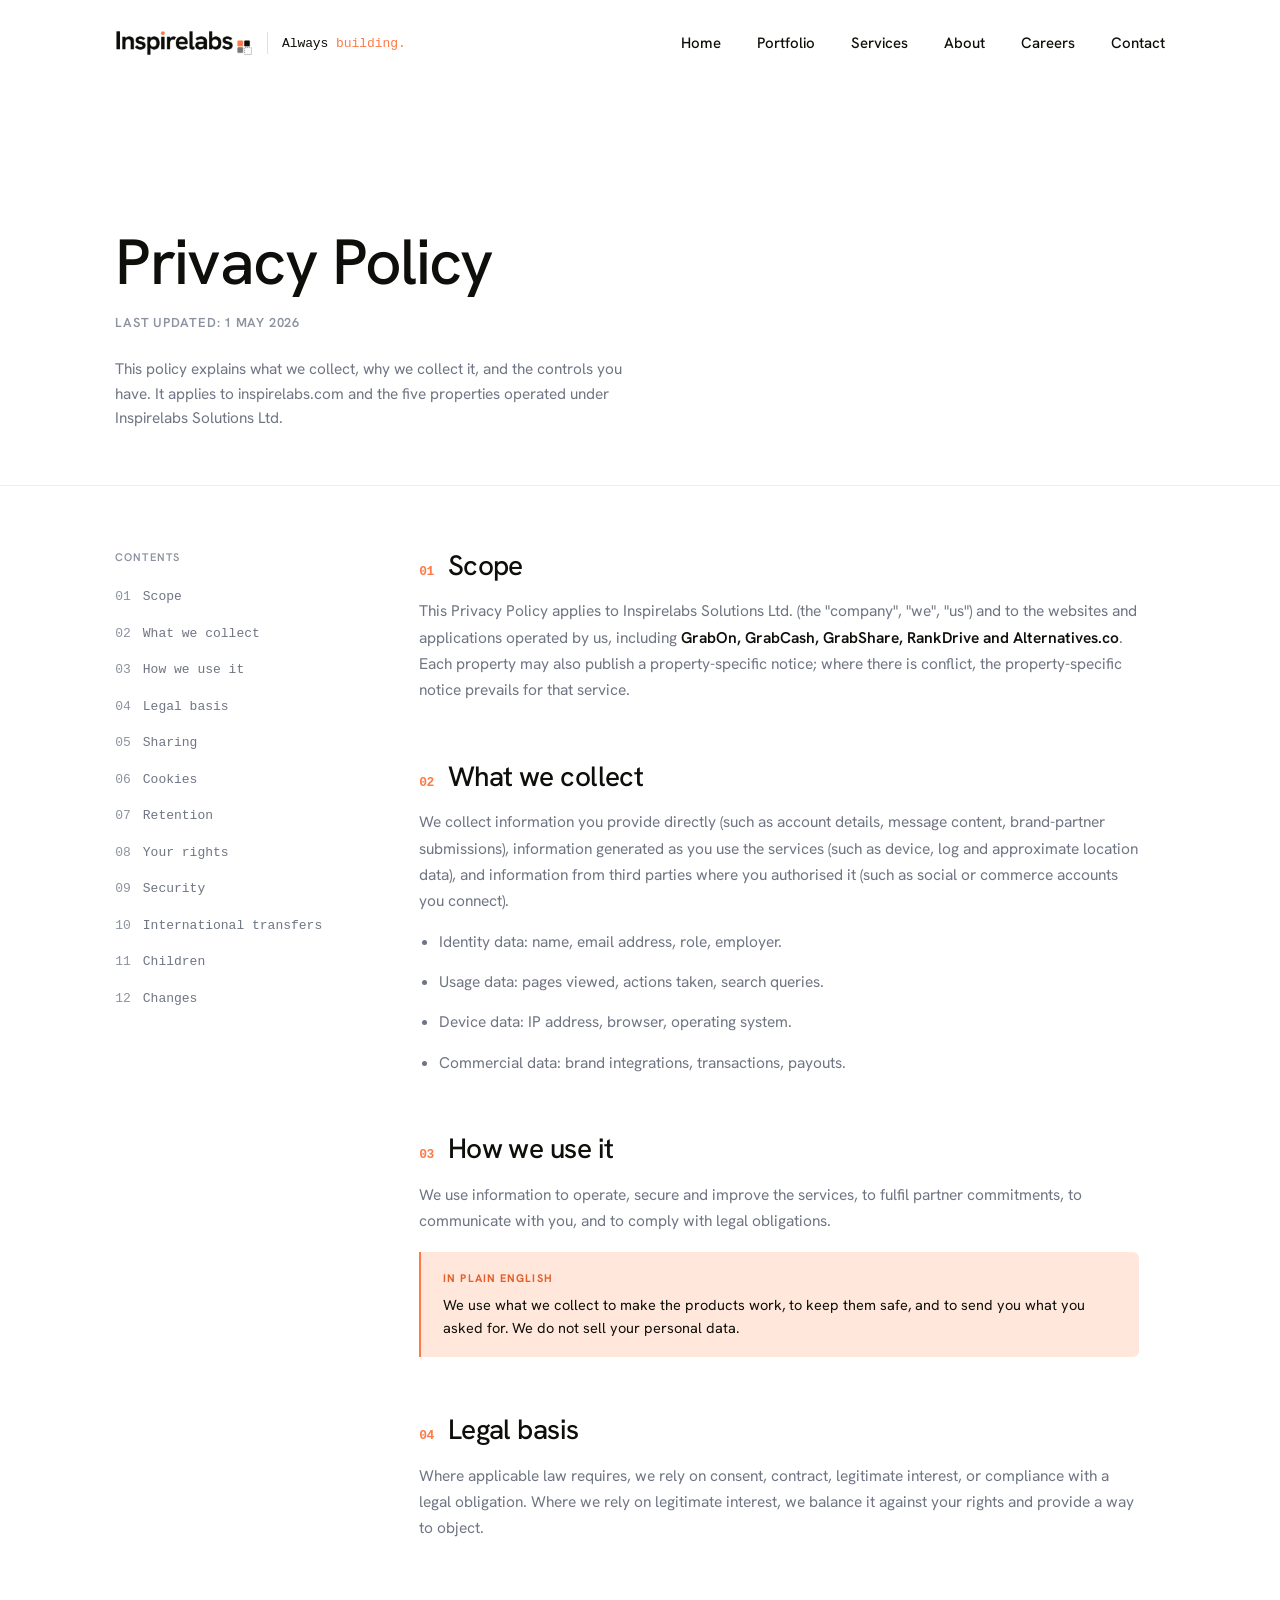
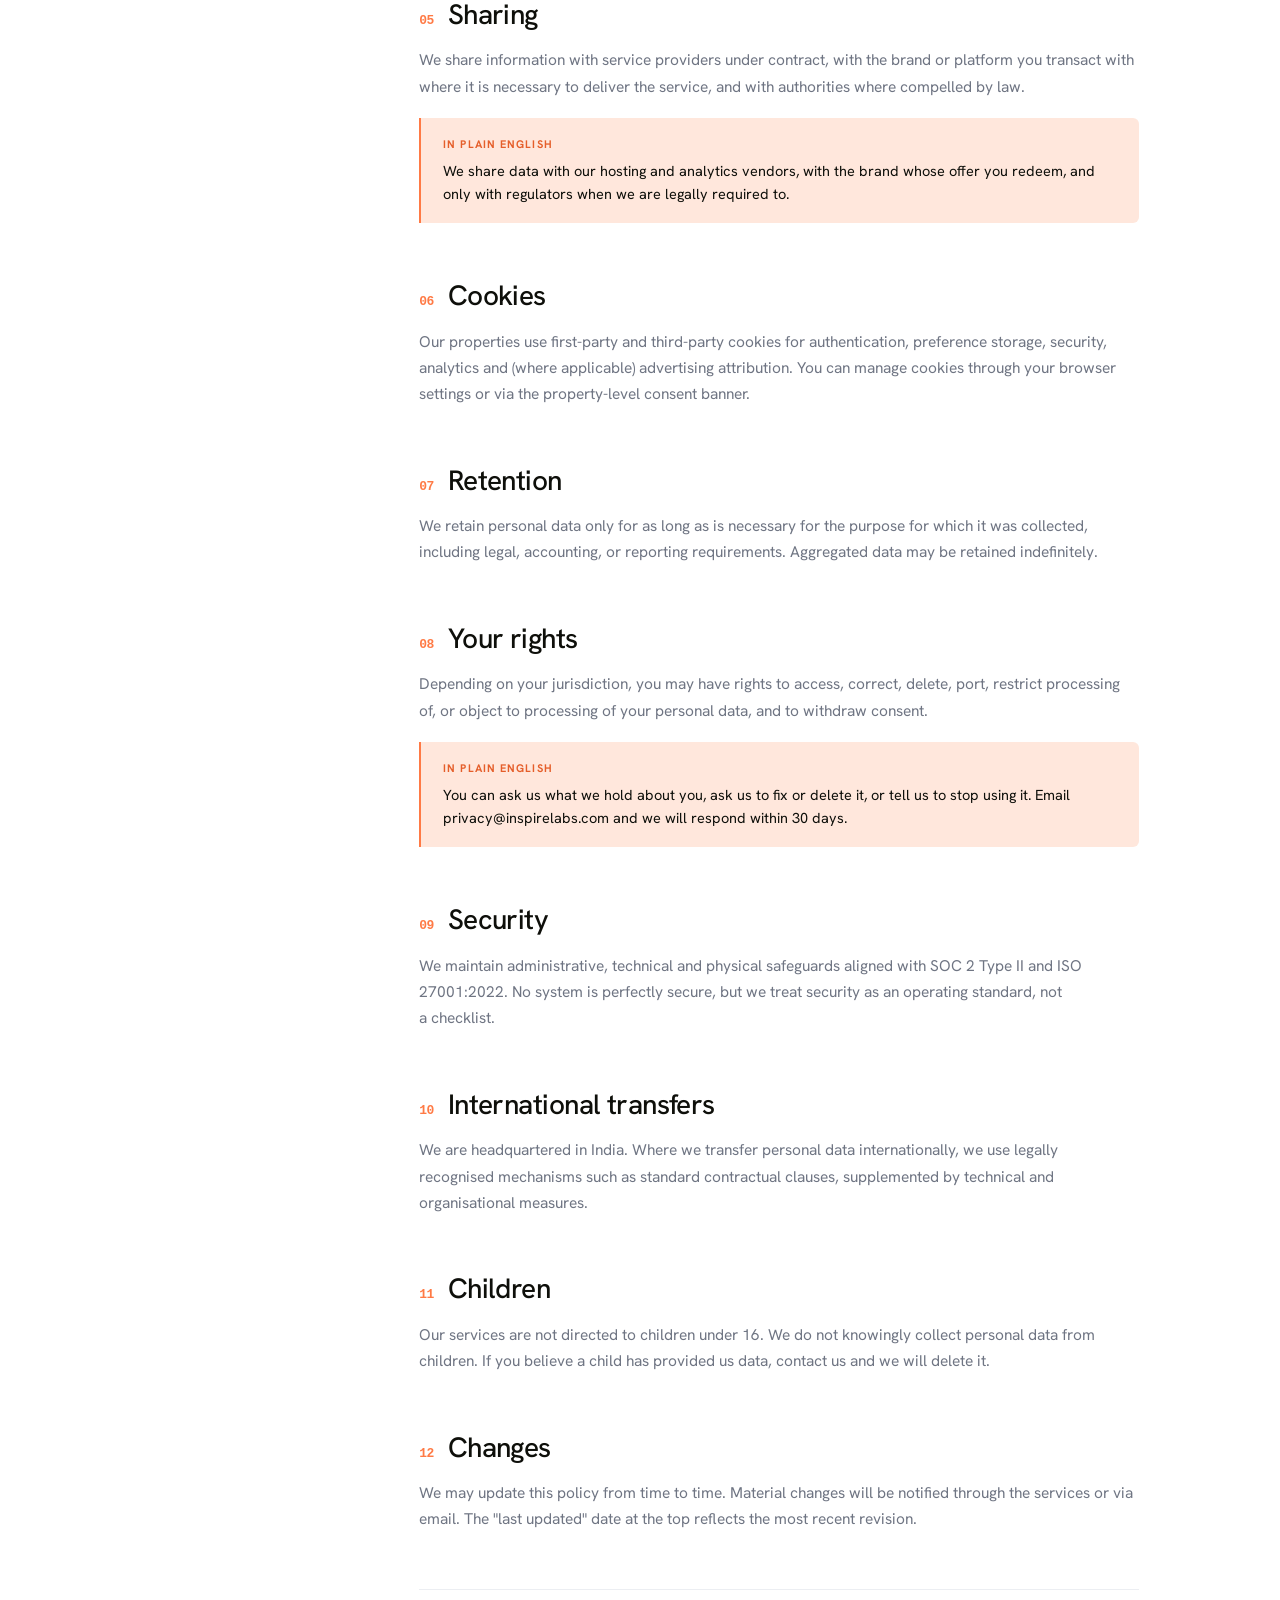
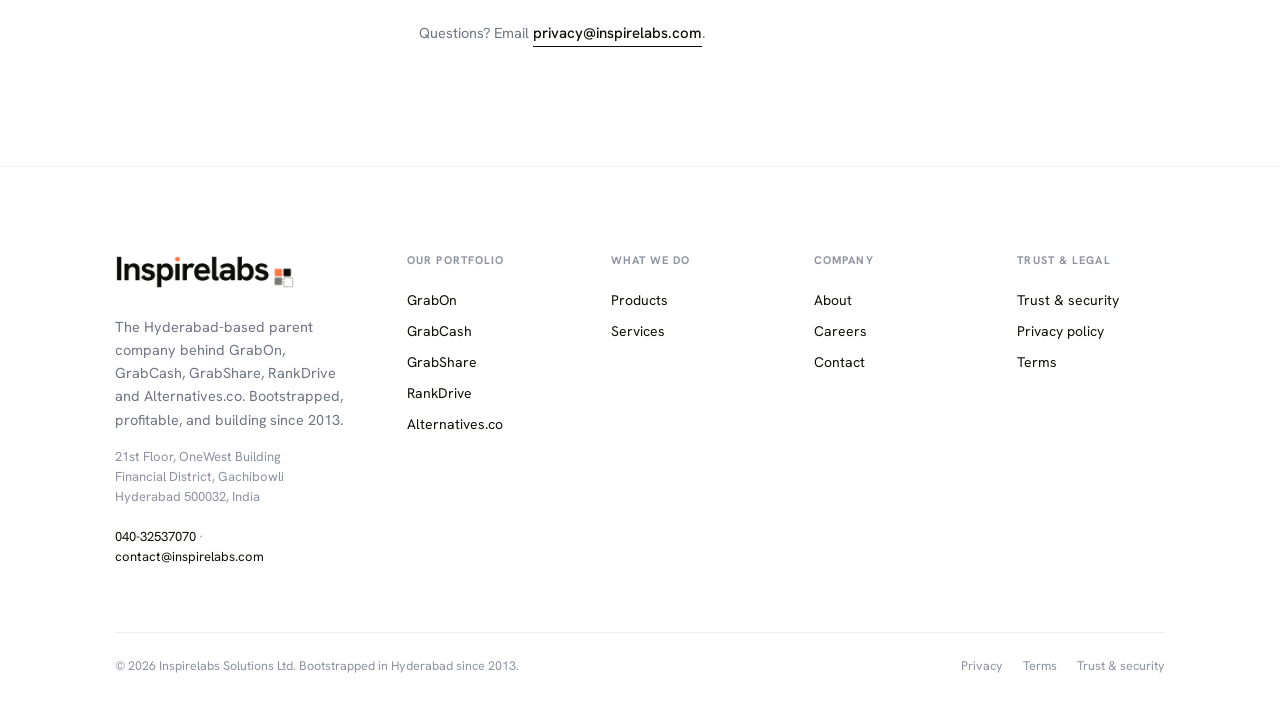
<file: privacy.html>
<!DOCTYPE html>
<html lang="en">
<head>
<meta charset="UTF-8" />
<meta name="viewport" content="width=device-width, initial-scale=1.0" />
<title>Privacy Policy | Inspirelabs</title>
<meta name="description" content="How Inspirelabs Solutions Ltd. collects, uses and safeguards information across our five properties." />
<meta name="theme-color" content="#FFFFFF" />
<link rel="canonical" href="https://inspirelabs.com/privacy.html" />
<meta property="og:type" content="website" />
<meta property="og:title" content="Privacy Policy | Inspirelabs" />
<meta property="og:description" content="How Inspirelabs Solutions Ltd. collects, uses and safeguards information across our five properties." />
<meta property="og:url" content="https://inspirelabs.com/privacy.html" />
<meta property="og:image" content="https://inspirelabs.com/assets/brand/inspirelabs-share-card.png" />
<meta property="og:image:width" content="1200" />
<meta property="og:image:height" content="630" />
<meta property="og:site_name" content="Inspirelabs" />
<meta name="twitter:card" content="summary_large_image" />
<meta name="twitter:title" content="Privacy Policy | Inspirelabs" />
<meta name="twitter:description" content="How Inspirelabs Solutions Ltd. collects, uses and safeguards information across our five properties." />
<meta name="twitter:image" content="https://inspirelabs.com/assets/brand/inspirelabs-share-card.png" />
<link rel="icon" type="image/svg+xml" href="assets/brand/inspirelabs-mark.svg" />
<link rel="preconnect" href="https://fonts.googleapis.com" />
<link rel="preconnect" href="https://fonts.gstatic.com" crossorigin />
<link href="https://fonts.googleapis.com/css2?family=Hanken+Grotesk:wght@300..900&family=JetBrains+Mono:wght@400..700&display=swap" rel="stylesheet" />

<style>
:root {
  --white: #FFFFFF;
  --bg: #FFFFFF;
  --text: #0E0F0A;
  --text-secondary: #6F7583;
  --text-tertiary: #8C92A0;
  --hairline: #ECEEF2;
  --line: #DEE1E8;
  --accent: #FF7A45;
  --accent-soft: #FFE7DC;
  --accent-deep: #E55E2A;
  --max-w: 1800px;
  --pad-x: clamp(20px, 3vw, 56px);
  --ease: cubic-bezier(0.16, 1, 0.3, 1);
}

/* Brand: JetBrains Mono on all small labels / eyebrows / metadata */
.hero-eyebrow,
.hero-stamp,
.about-hero-eyebrow,
.section-eyebrow,
.plan-list-year,
.about-num-lbl,
.deliver-row-num,
.pillar-eyebrow,
.numbers-cell-lbl,
.biz-tile-tag,
.bleed-photo-stamp,
.fact-eyebrow,
.tile-eyebrow,
.category-eyebrow,
.kpi-label,
.tag-label,
.service-eyebrow,
.product-eyebrow,
.career-eyebrow,
.trust-eyebrow,
.insight-eyebrow,
.chapter-tag,
.chapter-num,
.eyebrow,
.meta-row,
.mono { font-family: 'JetBrains Mono', ui-monospace, SFMono-Regular, Menlo, monospace; }

* { box-sizing: border-box; margin: 0; padding: 0; }
html { scroll-behavior: smooth; }
body {
  font-family: 'Hanken Grotesk', -apple-system, BlinkMacSystemFont, 'Segoe UI', sans-serif;
  background: var(--bg); color: var(--text);
  font-size: 17px; font-weight: 400; line-height: 1.5;
  -webkit-font-smoothing: antialiased;
  -moz-osx-font-smoothing: grayscale;
  text-rendering: optimizeLegibility;
}
img, svg { display: block; max-width: 100%; }
a { color: inherit; text-decoration: none; }
button { font: inherit; cursor: pointer; border: none; background: none; color: inherit; }
ul, ol { list-style: none; }
::selection { background: var(--accent); color: var(--white); }
.container { width: min(88%, var(--max-w)); margin: 0 auto; padding: 0 var(--pad-x); }
@media (max-width: 1100px) { .container { width: 100%; } }

.nav {
  position: sticky; top: 0; z-index: 100;
  background: rgba(255, 255, 255, 0.92);
  backdrop-filter: saturate(140%) blur(14px);
  -webkit-backdrop-filter: saturate(140%) blur(14px);
  padding: 22px 0;
  border-bottom: 1px solid transparent;
  transition: border-color 0.25s var(--ease);
}
.nav.scrolled { border-bottom-color: var(--hairline); }
.nav-inner { display: flex; align-items: center; justify-content: space-between; gap: 32px; }
.nav-brand { display: inline-flex; align-items: center; color: var(--text); line-height: 1; }

.nav-brand .brand-logo { height: 26px; width: auto; display: block; }
.footer-brand-block .nav-brand .brand-logo { height: 34px; }
.nav.on-hero .nav-brand .brand-logo { filter: invert(1) brightness(2); }
.nav-brand .brand-sep { display: inline-block; width: 1px; height: 22px; background: var(--line); margin: 0 14px; }
.nav-brand .brand-tagline { font-family: ui-monospace, SFMono-Regular, Menlo, monospace; font-size: 13px; font-weight: 500; letter-spacing: -0.005em; color: var(--text); white-space: nowrap; }
.nav-brand .brand-tagline-accent { color: var(--accent); }
.footer-brand-block .nav-brand .brand-sep,
.footer-brand-block .nav-brand .brand-tagline { display: none; }
.nav.on-hero .nav-brand .brand-sep { background: rgba(255,255,255,0.25); }
.nav.on-hero .nav-brand .brand-tagline { color: var(--white); }
@media (max-width: 540px) { .nav-brand .brand-sep, .nav-brand .brand-tagline { display: none; } }
.nav-links { display: flex; gap: 36px; align-items: center; }
.nav-link { font-size: 15px; font-weight: 500; color: var(--text); padding: 10px 0; position: relative; transition: color 0.2s var(--ease); }
.nav-link:hover { color: var(--accent-deep); }
.nav-link:focus-visible { outline: 2px solid var(--accent); outline-offset: 6px; border-radius: 2px; }
.nav-brand:focus-visible { outline: 2px solid var(--accent); outline-offset: 6px; border-radius: 2px; }
.nav-toggle:focus-visible { outline: 2px solid var(--accent); outline-offset: 4px; }
.nav-toggle { display: none; width: 36px; height: 36px; }
.nav-toggle span { display: block; width: 22px; height: 1.5px; background: var(--text); margin: 5px auto; }
@media (max-width: 880px) {
  .nav-links { position: fixed; top: 0; left: 0; right: 0; height: 100vh; height: 100svh; background: var(--white); flex-direction: column; justify-content: center; align-items: center; gap: 28px; transform: translateY(-100%); transition: transform 0.3s var(--ease); z-index: 99; padding: 96px 24px 40px; display: flex; }
  .nav.is-open .nav-links { transform: translateY(0); }
  .nav-toggle { display: block; position: relative; z-index: 101; cursor: pointer; }
  .nav-toggle span { transition: transform 0.25s var(--ease), opacity 0.2s var(--ease); transform-origin: center; }
  .nav.is-open .nav-toggle span:nth-child(1) { transform: translateY(6.5px) rotate(45deg); }
  .nav.is-open .nav-toggle span:nth-child(2) { opacity: 0; }
  .nav.is-open .nav-toggle span:nth-child(3) { transform: translateY(-6.5px) rotate(-45deg); }
  .nav-link { font-size: 22px; padding: 8px 0; }
}

h1, h2, h3, h4, h5 { color: var(--text); font-weight: 400; letter-spacing: -0.02em; line-height: 1.06; text-wrap: balance; }
p, .lead, .section-intro { text-wrap: pretty; }
.display-1 { font-size: clamp(48px, 5.6vw, 104px); font-weight: 400; letter-spacing: -0.03em; line-height: 1.04; }
.display-2 { font-size: clamp(36px, 5vw, 72px); font-weight: 400; letter-spacing: -0.025em; line-height: 1.06; }

.section-eyebrow {
  display: inline-block;
  font-size: clamp(20px, 2.2vw, 26px);
  font-weight: 600; color: var(--text);
  letter-spacing: -0.02em;
  padding-bottom: 6px;
  border-bottom: 2px solid var(--accent);
  margin-bottom: 32px;
}

.tlink {
  display: inline-block; font-size: 15px; font-weight: 500; color: var(--text);
  padding-bottom: 2px; border-bottom: 1.5px solid var(--text);
  transition: color 0.2s var(--ease), border-color 0.2s var(--ease);
}
.tlink:hover { color: var(--accent-deep); border-color: var(--accent); }
.tlink:focus-visible { outline: 2px solid var(--accent); outline-offset: 4px; border-radius: 2px; }

/* Hero */
.legal-hero {
  padding: clamp(96px, 11vw, 180px) 0 clamp(48px, 6vh, 72px);
  border-bottom: 1px solid var(--hairline);
}
.legal-hero h1 {
  font-size: clamp(40px, 5vw, 64px);
  font-weight: 500;
  letter-spacing: -0.025em;
  line-height: 1.05;
  max-width: 18ch;
}
.legal-hero-meta {
  margin-top: 18px;
  font-size: 13px;
  letter-spacing: 0.06em;
  text-transform: uppercase;
  color: var(--text-tertiary);
  font-weight: 600;
}
.legal-hero-summary {
  margin-top: 24px;
  font-size: clamp(15px, 1.2vw, 17px);
  line-height: 1.6;
  color: var(--text-secondary);
  max-width: 60ch;
}

/* Two-col layout */
.legal-layout {
  padding: clamp(56px, 7vh, 96px) 0;
  display: grid;
  grid-template-columns: 240px 1fr;
  gap: clamp(40px, 5vw, 80px);
  align-items: start;
}
.legal-toc {
  position: sticky; top: 96px;
  font-family: ui-monospace, SFMono-Regular, Menlo, Monaco, Consolas, monospace;
  font-size: 13px;
}
.legal-toc-label {
  font-size: 11px; letter-spacing: 0.10em;
  text-transform: uppercase;
  color: var(--text-tertiary); font-weight: 600;
  margin-bottom: 16px;
  font-family: 'Hanken Grotesk', sans-serif;
}
.legal-toc ol { display: flex; flex-direction: column; gap: 4px; }
.legal-toc a {
  display: flex; gap: 12px;
  padding: 6px 0;
  color: var(--text-secondary);
  border-bottom: 1px solid transparent;
  transition: color 0.2s var(--ease), border-color 0.2s var(--ease);
}
.legal-toc a:hover { color: var(--accent-deep); border-bottom-color: var(--accent); }
.legal-toc a .num {
  color: var(--text-tertiary);
  flex-shrink: 0;
}

.legal-body { max-width: 720px; }
.legal-body section { padding: 0; margin: 0 0 56px; scroll-margin-top: 96px; }
.legal-body h2 {
  font-size: clamp(22px, 2.4vw, 28px);
  font-weight: 500;
  letter-spacing: -0.02em;
  line-height: 1.2;
  margin-bottom: 16px;
  display: flex; align-items: baseline; gap: 14px;
}
.legal-body h2 .num {
  font-family: ui-monospace, SFMono-Regular, Menlo, Monaco, Consolas, monospace;
  font-size: 13px;
  color: var(--accent);
  font-weight: 600;
}
.legal-body p,
.legal-body li {
  font-size: 15.5px;
  color: var(--text-secondary);
  line-height: 1.7;
  margin-bottom: 14px;
}
.legal-body ul {
  margin-left: 20px;
  margin-bottom: 14px;
  list-style: disc;
}
.legal-body strong { color: var(--text); font-weight: 600; }
.legal-callout {
  margin-top: 18px;
  padding: 18px 22px;
  background: var(--accent-soft);
  border-left: 2px solid var(--accent);
  border-radius: 0 6px 6px 0;
}
.legal-callout p {
  font-size: 14.5px;
  color: var(--text);
  margin: 0;
  line-height: 1.6;
}
.legal-callout-label {
  font-size: 11px; letter-spacing: 0.10em;
  text-transform: uppercase;
  color: var(--accent-deep); font-weight: 700;
  margin-bottom: 6px;
}

.legal-foot {
  border-top: 1px solid var(--hairline);
  margin-top: 48px;
  padding-top: 32px;
  font-size: 14.5px;
  color: var(--text-secondary);
}

@media (max-width: 880px) {
  .legal-layout { grid-template-columns: 1fr; }
  .legal-toc { position: static; }
}

footer {
  padding: 88px 0 32px;
  background: var(--white);
  border-top: 1px solid var(--hairline);
  margin-top: 56px;
}
.footer-grid { display: grid; grid-template-columns: 1.6fr repeat(4, 1fr); gap: 56px; }
.footer-brand-block .nav-brand { font-size: 24px; }
.footer-brand-block p { margin-top: 18px; font-size: 14.5px; color: var(--text-secondary); line-height: 1.6; max-width: 36ch; }
.footer-brand-block address { margin-top: 16px; font-size: 13px; color: var(--text-tertiary); line-height: 1.55; font-style: normal; }
.footer-brand-block address a { color: var(--text); }
.footer-col h5 { font-size: 11px; font-weight: 700; letter-spacing: 0.10em; text-transform: uppercase; color: var(--text-tertiary); margin-bottom: 18px; }
.footer-col a { display: block; font-size: 14px; color: var(--text); padding: 5px 0; transition: color 0.2s var(--ease); }
.footer-col a:hover { color: var(--accent-deep); }
.footer-bottom { margin-top: 64px; padding-top: 24px; border-top: 1px solid var(--hairline); display: flex; justify-content: space-between; gap: 24px; flex-wrap: wrap; font-size: 12.5px; color: var(--text-tertiary); }
.footer-bottom-links { display: flex; gap: 20px; }
.footer-bottom-links a { color: var(--text-tertiary); }
.footer-bottom-links a:hover { color: var(--text); }
@media (max-width: 1000px) { .footer-grid { grid-template-columns: 1fr 1fr; gap: 40px; } .footer-brand-block { grid-column: 1 / -1; } }
@media (max-width: 600px) { .footer-grid { grid-template-columns: 1fr; } .footer-brand-block { grid-column: auto; } }
</style>
</head>

<body>

<header class="nav" id="nav">
  <div class="container nav-inner">
    <a href="index.html" class="nav-brand" aria-label="Inspirelabs, Always building"><img class="brand-logo" src="assets/brand/inspirelabs-wordmark.png" alt="Inspirelabs" /><span class="brand-sep" aria-hidden="true"></span><span class="brand-tagline">Always <span class="brand-tagline-accent">building.</span></span></a>
    <nav class="nav-links" id="primary-nav" aria-label="Primary">
      <a href="index.html" class="nav-link">Home</a>
      <a href="portfolio.html" class="nav-link">Portfolio</a>
      <a href="services.html" class="nav-link">Services</a>
      <a href="about.html" class="nav-link">About</a>
      <a href="careers.html" class="nav-link">Careers</a>
      <a href="contact.html" class="nav-link">Contact</a>
    </nav>
    <button class="nav-toggle" aria-label="Open menu" aria-expanded="false" aria-controls="primary-nav"><span></span><span></span><span></span></button>
  </div>
</header>

<main>

<section class="legal-hero">
  <div class="container">
    <h1>Privacy Policy</h1>
    <div class="legal-hero-meta">Last updated: 1 May 2026</div>
    <p class="legal-hero-summary">This policy explains what we collect, why we collect it, and the controls you have. It applies to inspirelabs.com and the five properties operated under Inspirelabs Solutions Ltd.</p>
  </div>
</section>

<div class="container">
  <div class="legal-layout">
    <aside class="legal-toc" aria-label="Table of contents">
      <div class="legal-toc-label">Contents</div>
      <ol>
        <li><a href="#s1"><span class="num">01</span> Scope</a></li>
        <li><a href="#s2"><span class="num">02</span> What we collect</a></li>
        <li><a href="#s3"><span class="num">03</span> How we use it</a></li>
        <li><a href="#s4"><span class="num">04</span> Legal basis</a></li>
        <li><a href="#s5"><span class="num">05</span> Sharing</a></li>
        <li><a href="#s6"><span class="num">06</span> Cookies</a></li>
        <li><a href="#s7"><span class="num">07</span> Retention</a></li>
        <li><a href="#s8"><span class="num">08</span> Your rights</a></li>
        <li><a href="#s9"><span class="num">09</span> Security</a></li>
        <li><a href="#s10"><span class="num">10</span> International transfers</a></li>
        <li><a href="#s11"><span class="num">11</span> Children</a></li>
        <li><a href="#s12"><span class="num">12</span> Changes</a></li>
      </ol>
    </aside>

    <article class="legal-body">
      <section id="s1">
        <h2><span class="num">01</span> Scope</h2>
        <p>This Privacy Policy applies to Inspirelabs Solutions Ltd. (the "company", "we", "us") and to the websites and applications operated by us, including <strong>GrabOn, GrabCash, GrabShare, RankDrive and Alternatives.co</strong>. Each property may also publish a property-specific notice; where there is conflict, the property-specific notice prevails for that service.</p>
      </section>

      <section id="s2">
        <h2><span class="num">02</span> What we collect</h2>
        <p>We collect information you provide directly (such as account details, message content, brand-partner submissions), information generated as you use the services (such as device, log and approximate location data), and information from third parties where you authorised it (such as social or commerce accounts you connect).</p>
        <ul>
          <li>Identity data: name, email address, role, employer.</li>
          <li>Usage data: pages viewed, actions taken, search queries.</li>
          <li>Device data: IP address, browser, operating system.</li>
          <li>Commercial data: brand integrations, transactions, payouts.</li>
        </ul>
      </section>

      <section id="s3">
        <h2><span class="num">03</span> How we use it</h2>
        <p>We use information to operate, secure and improve the services, to fulfil partner commitments, to communicate with you, and to comply with legal obligations.</p>
        <div class="legal-callout">
          <div class="legal-callout-label">In plain English</div>
          <p>We use what we collect to make the products work, to keep them safe, and to send you what you asked for. We do not sell your personal data.</p>
        </div>
      </section>

      <section id="s4">
        <h2><span class="num">04</span> Legal basis</h2>
        <p>Where applicable law requires, we rely on consent, contract, legitimate interest, or compliance with a legal obligation. Where we rely on legitimate interest, we balance it against your rights and provide a way to object.</p>
      </section>

      <section id="s5">
        <h2><span class="num">05</span> Sharing</h2>
        <p>We share information with service providers under contract, with the brand or platform you transact with where it is necessary to deliver the service, and with authorities where compelled by law.</p>
        <div class="legal-callout">
          <div class="legal-callout-label">In plain English</div>
          <p>We share data with our hosting and analytics vendors, with the brand whose offer you redeem, and only with regulators when we are legally required to.</p>
        </div>
      </section>

      <section id="s6">
        <h2><span class="num">06</span> Cookies</h2>
        <p>Our properties use first-party and third-party cookies for authentication, preference storage, security, analytics and (where applicable) advertising attribution. You can manage cookies through your browser settings or via the property-level consent banner.</p>
      </section>

      <section id="s7">
        <h2><span class="num">07</span> Retention</h2>
        <p>We retain personal data only for as long as is necessary for the purpose for which it was collected, including legal, accounting, or reporting requirements. Aggregated data may be retained indefinitely.</p>
      </section>

      <section id="s8">
        <h2><span class="num">08</span> Your rights</h2>
        <p>Depending on your jurisdiction, you may have rights to access, correct, delete, port, restrict processing of, or object to processing of your personal data, and to withdraw consent.</p>
        <div class="legal-callout">
          <div class="legal-callout-label">In plain English</div>
          <p>You can ask us what we hold about you, ask us to fix or delete it, or tell us to stop using it. Email <a href="mailto:privacy@inspirelabs.com">privacy@inspirelabs.com</a> and we will respond within 30 days.</p>
        </div>
      </section>

      <section id="s9">
        <h2><span class="num">09</span> Security</h2>
        <p>We maintain administrative, technical and physical safeguards aligned with SOC 2 Type II and ISO 27001:2022. No system is perfectly secure, but we treat security as an operating standard, not a checklist.</p>
      </section>

      <section id="s10">
        <h2><span class="num">10</span> International transfers</h2>
        <p>We are headquartered in India. Where we transfer personal data internationally, we use legally recognised mechanisms such as standard contractual clauses, supplemented by technical and organisational measures.</p>
      </section>

      <section id="s11">
        <h2><span class="num">11</span> Children</h2>
        <p>Our services are not directed to children under 16. We do not knowingly collect personal data from children. If you believe a child has provided us data, contact us and we will delete it.</p>
      </section>

      <section id="s12">
        <h2><span class="num">12</span> Changes</h2>
        <p>We may update this policy from time to time. Material changes will be notified through the services or via email. The "last updated" date at the top reflects the most recent revision.</p>
      </section>

      <div class="legal-foot">
        Questions? Email <a href="mailto:privacy@inspirelabs.com" class="tlink">privacy@inspirelabs.com</a>.
      </div>
    </article>
  </div>
</div>

</main>

<footer>
  <div class="container">
    <div class="footer-grid">
      <div class="footer-brand-block">
        <a href="index.html" class="nav-brand" aria-label="Inspirelabs, Always building"><img class="brand-logo" src="assets/brand/inspirelabs-wordmark.png" alt="Inspirelabs" /><span class="brand-sep" aria-hidden="true"></span><span class="brand-tagline">Always <span class="brand-tagline-accent">building.</span></span></a>
        <p>The Hyderabad-based parent company behind GrabOn, GrabCash, GrabShare, RankDrive and Alternatives.co. Bootstrapped, profitable, and building since 2013.</p>
        <address>
          21st Floor, OneWest Building<br/>
          Financial District, Gachibowli<br/>
          Hyderabad 500032, India<br/><br/>
          <a href="tel:+914032537070">040-32537070</a> &middot; <a href="mailto:contact@inspirelabs.com">contact@inspirelabs.com</a>
        </address>
      </div>
      <div class="footer-col">
        <h5>Our portfolio</h5>
        <a href="https://www.grabon.in" target="_blank" rel="noopener">GrabOn</a>
        <a href="https://www.grabcash.in" target="_blank" rel="noopener">GrabCash</a>
        <a href="https://www.grabshare.com" target="_blank" rel="noopener">GrabShare</a>
        <a href="https://www.rankdrive.com" target="_blank" rel="noopener">RankDrive</a>
        <a href="https://alternatives.co" target="_blank" rel="noopener">Alternatives.co</a>
      </div>
      <div class="footer-col">
        <h5>What we do</h5>
        <a href="portfolio.html">Products</a>
        <a href="services.html">Services</a>      </div>
      <div class="footer-col">
        <h5>Company</h5>
        <a href="about.html">About</a>
        <a href="careers.html">Careers</a>        <a href="contact.html">Contact</a>
      </div>
      <div class="footer-col">
        <h5>Trust &amp; legal</h5>
        <a href="trust.html">Trust &amp; security</a>
        <a href="privacy.html">Privacy policy</a>
        <a href="terms.html">Terms</a>
      </div>
    </div>
    <div class="footer-bottom">
      <div>&copy; <span data-year>2026</span> Inspirelabs Solutions Ltd. Bootstrapped in Hyderabad since 2013.</div>
      <div class="footer-bottom-links">
 <a href="privacy.html">Privacy</a>
 <a href="terms.html">Terms</a>
 <a href="trust.html">Trust &amp; security</a>
 </div>
    </div>
  </div>
</footer>

<script>
(() => {
  const nav = document.getElementById('nav');
  if (!nav) return;
  const onScroll = () => {
    if (window.scrollY > 8) nav.classList.add('scrolled');
    else nav.classList.remove('scrolled');
  };
  window.addEventListener('scroll', onScroll, { passive: true });
  onScroll();
})();

(() => {
  const y = new Date().getFullYear();
  document.querySelectorAll('[data-year]').forEach(e => { e.textContent = y; });
})();

(() => {
  const nav = document.getElementById('nav');
  if (!nav) return;
  const btn = nav.querySelector('.nav-toggle');
  if (!btn) return;
  const close = () => { nav.classList.remove('is-open'); btn.setAttribute('aria-expanded', 'false'); btn.setAttribute('aria-label', 'Open menu'); document.body.style.overflow = ''; };
  btn.addEventListener('click', () => { const open = !nav.classList.contains('is-open'); nav.classList.toggle('is-open', open); btn.setAttribute('aria-expanded', String(open)); btn.setAttribute('aria-label', open ? 'Close menu' : 'Open menu'); document.body.style.overflow = open ? 'hidden' : ''; });
  nav.querySelectorAll('.nav-link').forEach(a => a.addEventListener('click', close));
  document.addEventListener('keydown', e => { if (e.key === 'Escape') close(); });
})();
</script>

</body>
</html>
</file>
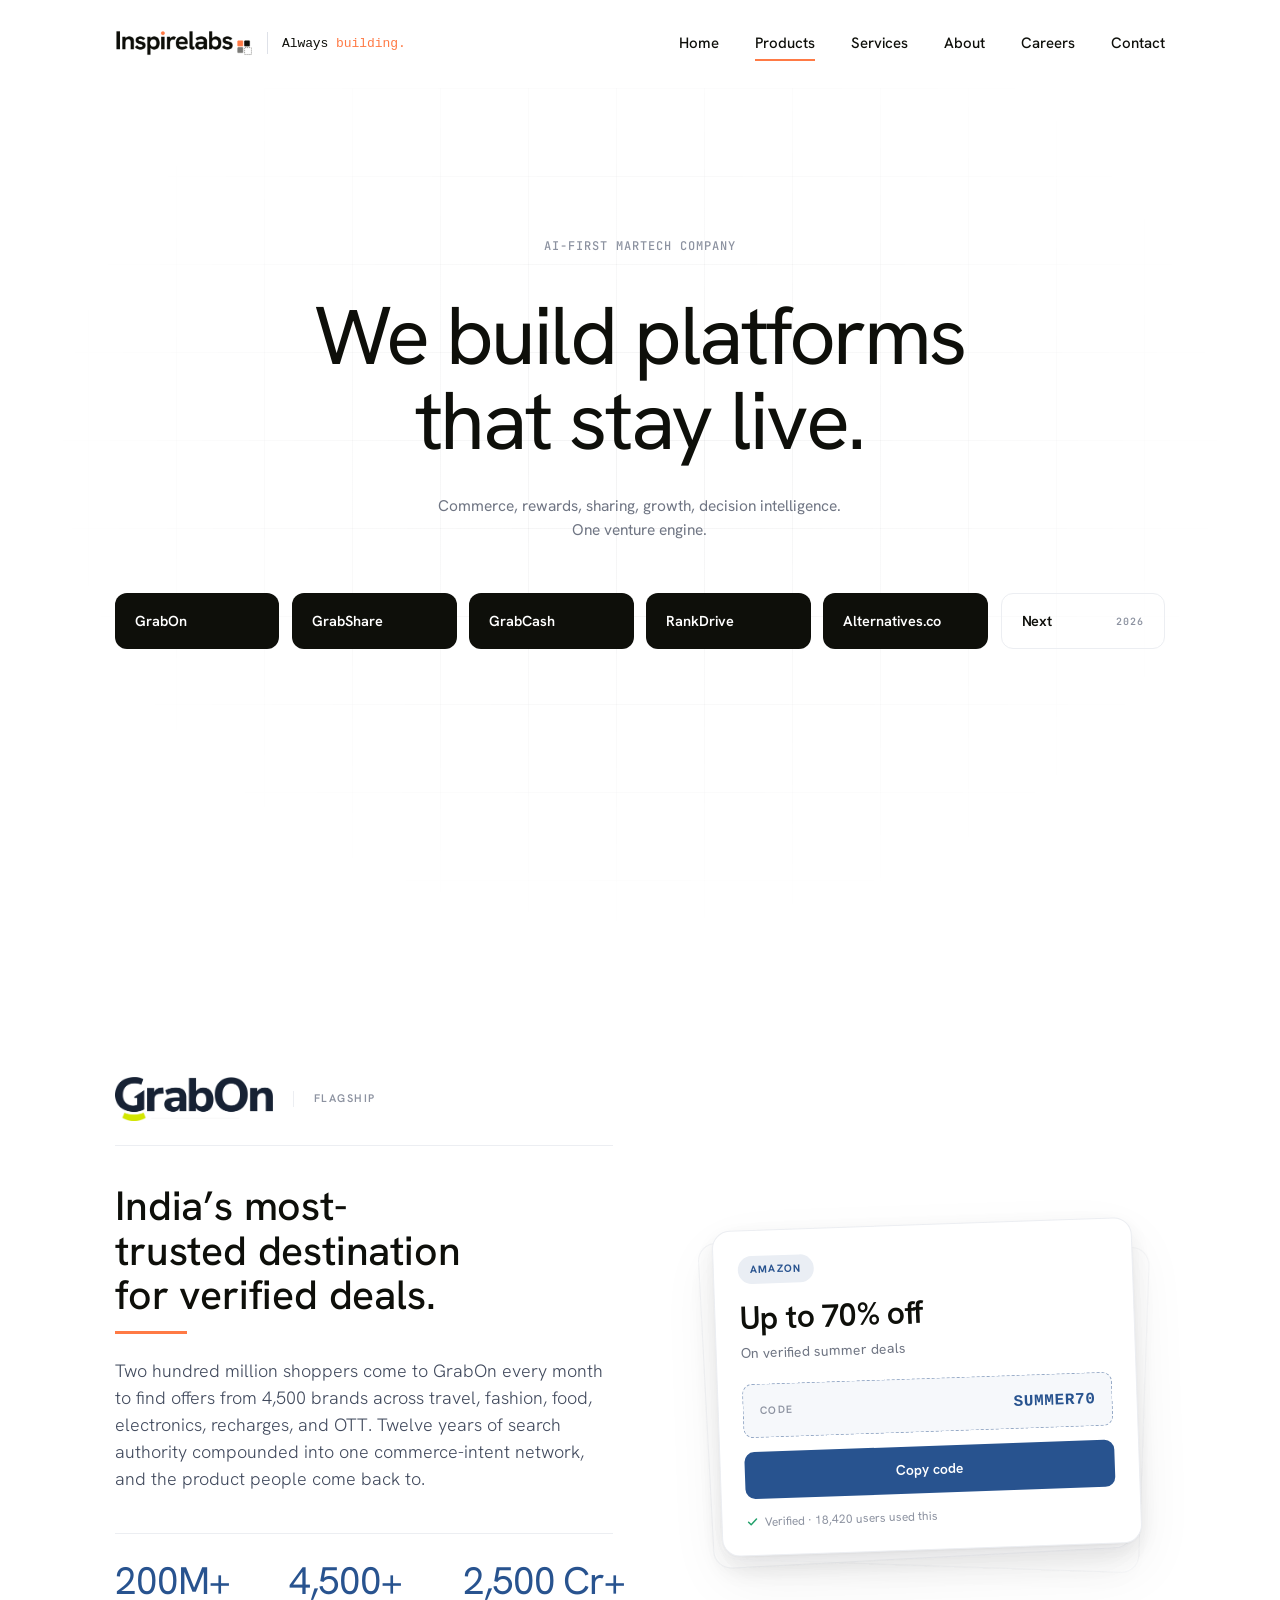
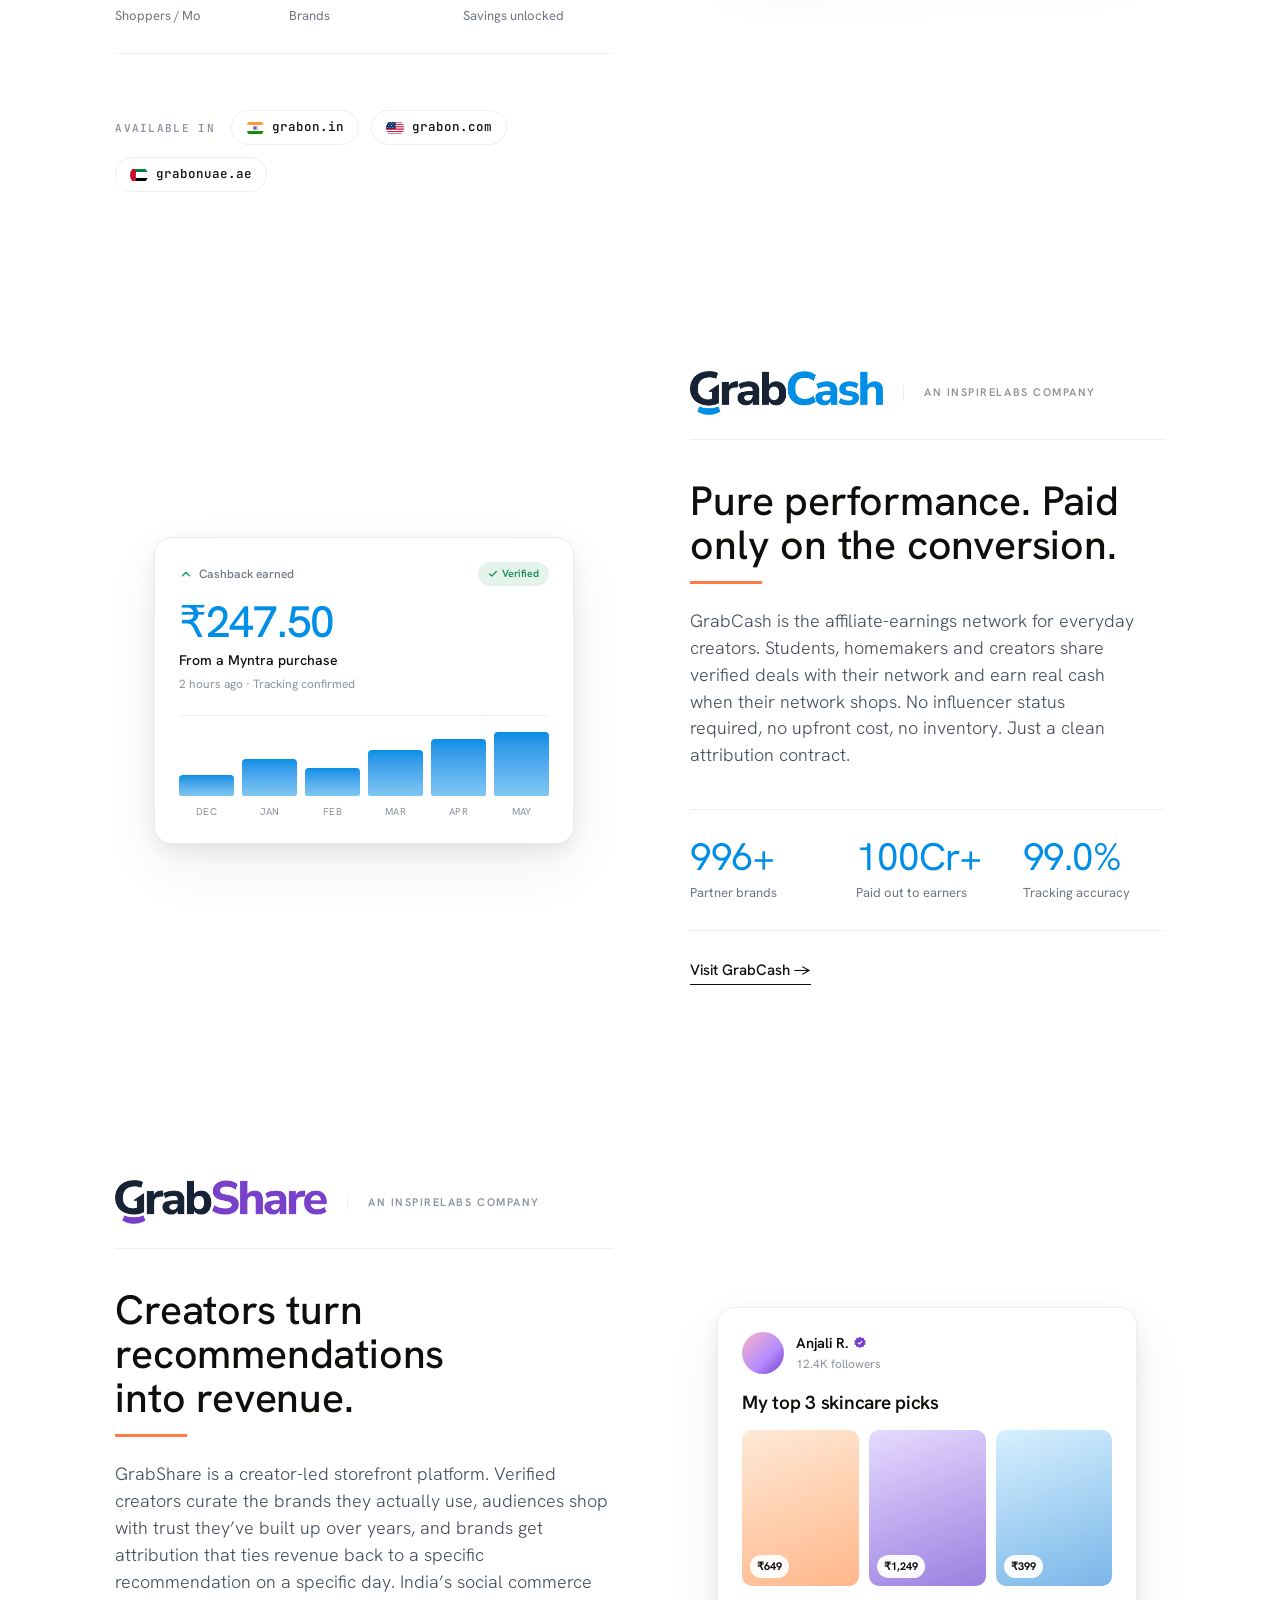
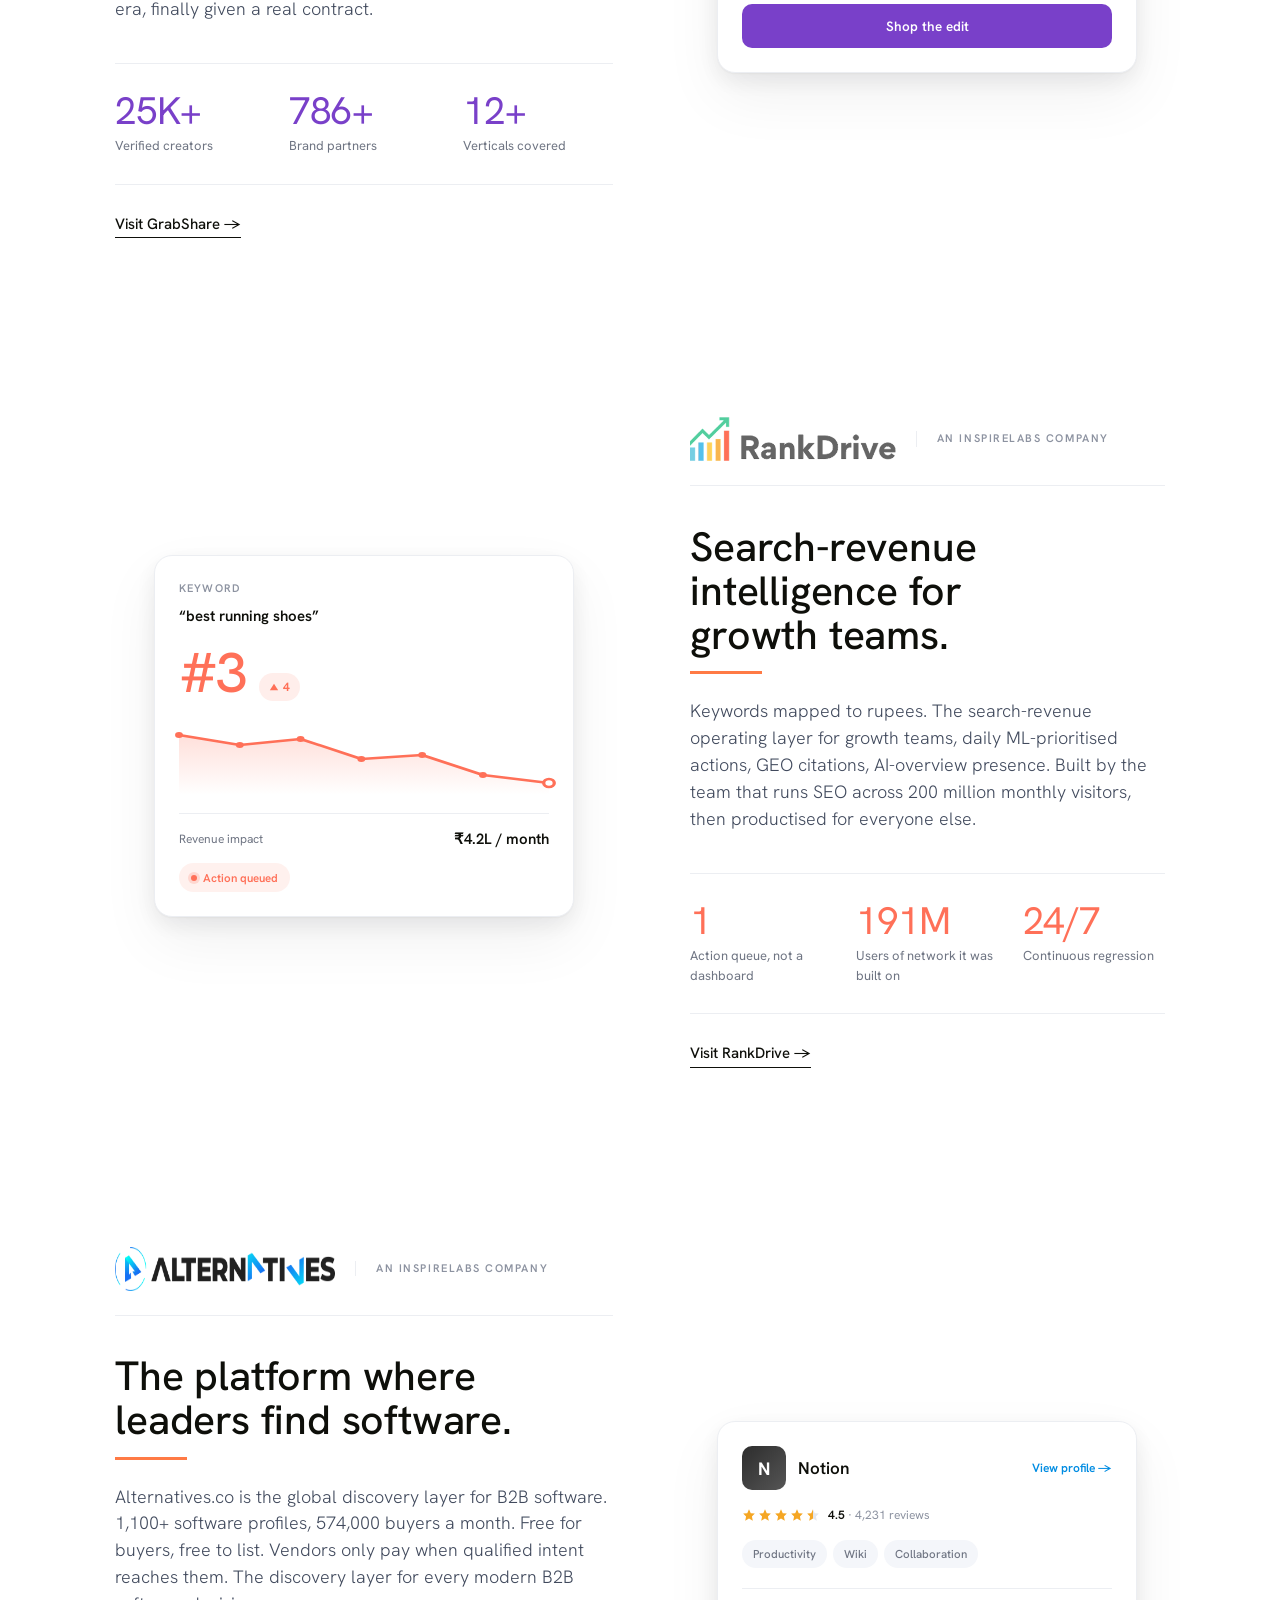
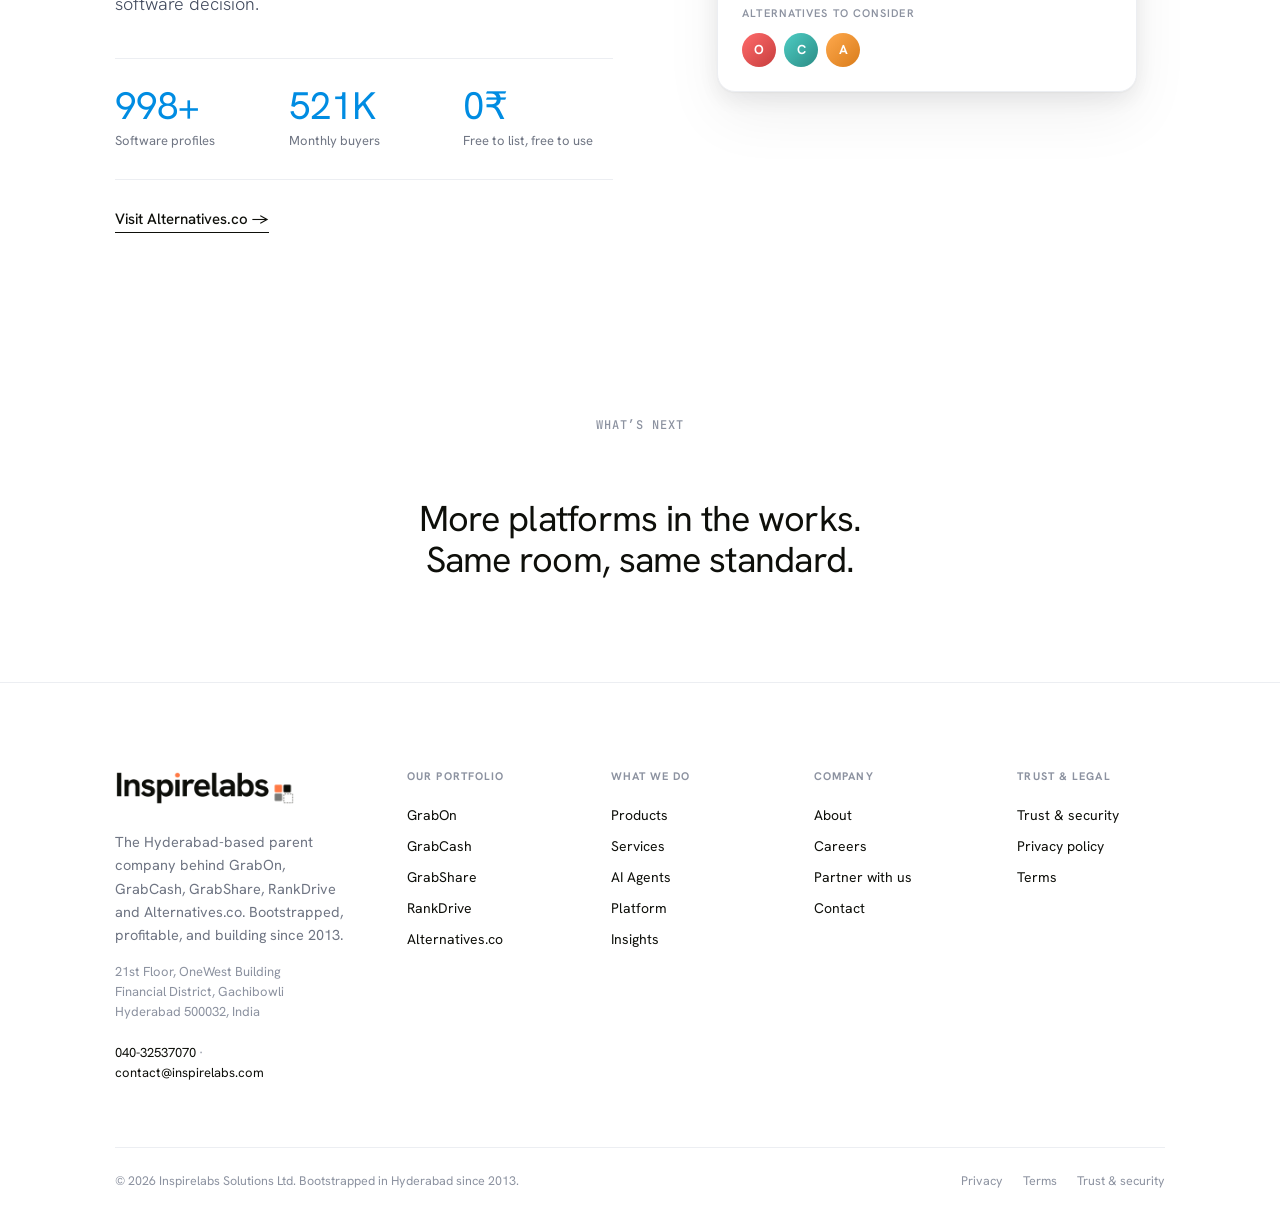
<file: products.html>
<!DOCTYPE html>
<html lang="en">
<head>
<meta charset="UTF-8" />
<meta name="viewport" content="width=device-width, initial-scale=1.0" />
<title>Products, Five platforms that compound | Inspirelabs</title>
<meta name="description" content="GrabOn, GrabCash, GrabShare, RankDrive, Alternatives.co. Five properties, one operating company. The Inspirelabs portfolio in detail." />
<meta name="theme-color" content="#FFFFFF" />
<link rel="canonical" href="https://inspirelabs.com/products.html" />
<meta property="og:type" content="website" />
<meta property="og:title" content="Products, Five platforms that compound | Inspirelabs" />
<meta property="og:description" content="GrabOn, GrabCash, GrabShare, RankDrive, Alternatives.co. Five properties, one operating company. The Inspirelabs portfolio in detail." />
<meta property="og:url" content="https://inspirelabs.com/products.html" />
<meta property="og:image" content="https://inspirelabs.com/assets/brand/inspirelabs-share-card.png" />
<meta property="og:image:width" content="1200" />
<meta property="og:image:height" content="630" />
<meta property="og:site_name" content="Inspirelabs" />
<meta name="twitter:card" content="summary_large_image" />
<meta name="twitter:title" content="Products, Five platforms that compound | Inspirelabs" />
<meta name="twitter:description" content="GrabOn, GrabCash, GrabShare, RankDrive, Alternatives.co. Five properties, one operating company. The Inspirelabs portfolio in detail." />
<meta name="twitter:image" content="https://inspirelabs.com/assets/brand/inspirelabs-share-card.png" />
<link rel="icon" type="image/svg+xml" href="assets/brand/inspirelabs-mark.svg" />
<link rel="preconnect" href="https://fonts.googleapis.com" />
<link rel="preconnect" href="https://fonts.gstatic.com" crossorigin />
<link href="https://fonts.googleapis.com/css2?family=Hanken+Grotesk:wght@300..900&family=JetBrains+Mono:wght@400..700&display=swap" rel="stylesheet" />

<style>
:root { --white: #FFFFFF; --bg: #FFFFFF; --text: #0E0F0A; --text-secondary: #6F7583; --text-tertiary: #8C92A0; --hairline: #ECEEF2; --line: #DEE1E8; --accent: #FF7A45; --accent-soft: #FFE7DC; --accent-deep: #E55E2A; --tile-dark: #0F1117; --max-w: 1800px; --pad-x: clamp(20px, 3vw, 56px); --ease: cubic-bezier(0.16, 1, 0.3, 1); }

/* Brand: JetBrains Mono on all small labels / eyebrows / metadata */
.hero-eyebrow,
.hero-stamp,
.about-hero-eyebrow,
.section-eyebrow,
.plan-list-year,
.about-num-lbl,
.deliver-row-num,
.pillar-eyebrow,
.numbers-cell-lbl,
.biz-tile-tag,
.bleed-photo-stamp,
.fact-eyebrow,
.tile-eyebrow,
.category-eyebrow,
.kpi-label,
.tag-label,
.service-eyebrow,
.product-eyebrow,
.career-eyebrow,
.trust-eyebrow,
.insight-eyebrow,
.chapter-tag,
.chapter-num,
.eyebrow,
.meta-row,
.mono { font-family: 'JetBrains Mono', ui-monospace, SFMono-Regular, Menlo, monospace; }

* { box-sizing: border-box; margin: 0; padding: 0; }
html { scroll-behavior: smooth; }
body { font-family: 'Hanken Grotesk', -apple-system, BlinkMacSystemFont, 'Segoe UI', sans-serif; background: var(--bg); color: var(--text); font-size: 17px; font-weight: 400; line-height: 1.5; -webkit-font-smoothing: antialiased; -moz-osx-font-smoothing: grayscale; }
img, svg { display: block; max-width: 100%; }
a { color: inherit; text-decoration: none; }
button { font: inherit; cursor: pointer; border: none; background: none; color: inherit; }
ul, ol { list-style: none; }
::selection { background: var(--accent); color: var(--white); }
.container { width: min(88%, var(--max-w)); margin: 0 auto; padding: 0 var(--pad-x); }
@media (max-width: 1100px) { .container { width: 100%; } }

.nav { position: sticky; top: 0; z-index: 100; background: rgba(255, 255, 255, 0.92); backdrop-filter: saturate(140%) blur(14px); padding: 22px 0; border-bottom: 1px solid transparent; transition: border-color 0.25s var(--ease); }
.nav.scrolled { border-bottom-color: var(--hairline); }
.nav-inner { display: flex; align-items: center; justify-content: space-between; gap: 32px; }
.nav-brand { display: inline-flex; align-items: center; color: var(--text); line-height: 1; }

.nav-brand .brand-logo { height: 26px; width: auto; display: block; }
.footer-brand-block .nav-brand .brand-logo { height: 34px; }
.nav.on-hero .nav-brand .brand-logo { filter: invert(1) brightness(2); }
.nav-brand .brand-sep { display: inline-block; width: 1px; height: 22px; background: var(--line); margin: 0 14px; }
.nav-brand .brand-tagline { font-family: ui-monospace, SFMono-Regular, Menlo, monospace; font-size: 13px; font-weight: 500; letter-spacing: -0.005em; color: var(--text); white-space: nowrap; }
.nav-brand .brand-tagline-accent { color: var(--accent); }
.footer-brand-block .nav-brand .brand-sep,
.footer-brand-block .nav-brand .brand-tagline { display: none; }
.nav.on-hero .nav-brand .brand-sep { background: rgba(255,255,255,0.25); }
.nav.on-hero .nav-brand .brand-tagline { color: var(--white); }
@media (max-width: 540px) { .nav-brand .brand-sep, .nav-brand .brand-tagline { display: none; } }
.nav-links { display: flex; gap: 36px; align-items: center; }
.nav-link { font-size: 15px; font-weight: 500; color: var(--text); padding: 10px 0; position: relative; transition: color 0.2s var(--ease); }
.nav-link:hover { color: var(--accent-deep); }
.nav-link:focus-visible { outline: 2px solid var(--accent); outline-offset: 6px; border-radius: 2px; }
.nav-brand:focus-visible { outline: 2px solid var(--accent); outline-offset: 6px; border-radius: 2px; }
.nav-toggle:focus-visible { outline: 2px solid var(--accent); outline-offset: 4px; }
.nav-link.active::after { content: ''; position: absolute; bottom: 4px; left: 0; right: 0; height: 2px; background: var(--accent); }
.nav-toggle { display: none; width: 36px; height: 36px; }
.nav-toggle span { display: block; width: 22px; height: 1.5px; background: var(--text); margin: 5px auto; }
@media (max-width: 880px) {
  .nav-links { position: fixed; top: 0; left: 0; right: 0; height: 100vh; height: 100svh; background: var(--white); flex-direction: column; justify-content: center; align-items: center; gap: 28px; transform: translateY(-100%); transition: transform 0.3s var(--ease); z-index: 99; padding: 96px 24px 40px; display: flex; }
  .nav.is-open .nav-links { transform: translateY(0); }
  .nav-toggle { display: block; position: relative; z-index: 101; cursor: pointer; }
  .nav-toggle span { transition: transform 0.25s var(--ease), opacity 0.2s var(--ease); transform-origin: center; }
  .nav.is-open .nav-toggle span:nth-child(1) { transform: translateY(6.5px) rotate(45deg); }
  .nav.is-open .nav-toggle span:nth-child(2) { opacity: 0; }
  .nav.is-open .nav-toggle span:nth-child(3) { transform: translateY(-6.5px) rotate(-45deg); }
  .nav-link { font-size: 22px; padding: 8px 0; }
}

h1, h2, h3, h4, h5 { color: var(--text); font-weight: 400; letter-spacing: -0.02em; line-height: 1.06; text-wrap: balance; }
p, .lead, .section-intro { text-wrap: pretty; }
.display-1 { font-size: clamp(48px, 6.4vw, 124px); font-weight: 400; letter-spacing: -0.03em; line-height: 1.04; }
.display-2 { font-size: clamp(36px, 5vw, 72px); font-weight: 400; letter-spacing: -0.025em; line-height: 1.06; }
.display-3 { font-size: clamp(24px, 3vw, 36px); font-weight: 400; letter-spacing: -0.02em; line-height: 1.15; }

section { padding: clamp(48px, 5.5vw, 90px) 0; position: relative; }
section.tight { padding: clamp(32px, 3.5vw, 55px) 0; }
.section-eyebrow { display: inline-block; font-size: clamp(20px, 2.2vw, 26px); font-weight: 600; color: var(--text); letter-spacing: -0.02em; padding-bottom: 6px; border-bottom: 2px solid var(--accent); margin-bottom: 32px; }
.section-title-xl { position: relative; font-size: clamp(30px, 3.2vw, 48px); font-weight: 500; color: var(--text); letter-spacing: -0.005em; line-height: 1.08; margin: 0 0 32px; text-wrap: balance; max-width: 24ch; }
.section-title-xl::after { content: ''; display: block; width: 72px; height: 3px; background: var(--accent); margin-top: 14px; }
.biz-intro { font-size: clamp(16px, 1.4vw, 20px); font-weight: 300; line-height: 1.5; color: #414A5D; max-width: 100%; width: 100%; text-wrap: pretty; }
.section-intro { font-size: clamp(15px, 1.2vw, 17px); line-height: 1.6; color: var(--text-secondary); max-width: 64ch; }
.tlink { display: inline-block; font-size: 15px; font-weight: 500; color: var(--text); padding-bottom: 2px; border-bottom: 1.5px solid var(--text); transition: color 0.2s var(--ease), border-color 0.2s var(--ease); }
.tlink:hover { color: var(--accent-deep); border-color: var(--accent); }
.tlink:focus-visible { outline: 2px solid var(--accent); outline-offset: 4px; border-radius: 2px; }
.tlink-light { color: var(--white); border-bottom-color: rgba(255,255,255,0.6); }
.tlink-light:hover { color: var(--white); border-bottom-color: var(--white); }

.hero {
  position: relative;
  min-height: 100vh;
  min-height: 100svh;
  padding: clamp(110px, 16vh, 200px) 0 clamp(56px, 6vh, 96px);
  overflow: hidden;
  display: flex;
  flex-direction: column;
  justify-content: flex-start;
}
.hero-grid { position: absolute; inset: 0; background-image: linear-gradient(to right, rgba(15, 17, 23, 0.05) 1px, transparent 1px), linear-gradient(to bottom, rgba(15, 17, 23, 0.05) 1px, transparent 1px); background-size: 88px 88px; mask-image: radial-gradient(ellipse 60% 70% at 50% 40%, black 0%, transparent 78%); -webkit-mask-image: radial-gradient(ellipse 60% 70% at 50% 40%, black 0%, transparent 78%); pointer-events: none; z-index: 0; }
.hero-inner { position: relative; z-index: 1; }
.hero-eyebrow { font-size: 12px; letter-spacing: 0.08em; text-transform: uppercase; color: var(--text-tertiary); font-weight: 500; display: inline-flex; align-items: center; gap: 12px; margin-bottom: 40px; }
.hero-eyebrow::before { content: ''; width: 28px; height: 1.5px; background: var(--accent); }
.hero h1 .line { display: block; }
.hero h1 .line + .line { margin-top: 0.2em; }

/* Products page brand-book hero, centered text */
.hero-text-center {
  text-align: center;
  max-width: 920px;
  margin: 0 auto clamp(36px, 4vw, 56px);
}
.hero-text-center .hero-eyebrow { margin-bottom: clamp(28px, 3vw, 40px); }
.hero-text-center .hero-eyebrow::before,
.next-tease .hero-eyebrow::before { display: none; }
.hero-text-center h1 {
  max-width: 18ch;
  margin: 0 auto;
}
.hero-text-center h1 .accent { color: var(--accent); }
.hero-text-center .hero-split-lead {
  margin: clamp(24px, 2.4vw, 36px) auto 0;
  max-width: 52ch;
  font-size: clamp(15.5px, 1.2vw, 18px);
  line-height: 1.55;
  color: var(--text-secondary);
}

/* Portfolio pill row */
.hero-portfolio-label {
  font-family: 'JetBrains Mono', monospace;
  font-size: 11px;
  letter-spacing: 0.10em;
  text-transform: uppercase;
  color: var(--text-tertiary);
  margin-bottom: 16px;
}
.hero-portfolio-pills {
  display: grid;
  grid-template-columns: repeat(6, minmax(0, 1fr));
  gap: clamp(10px, 1vw, 14px);
}
.hero-portfolio-pill {
  display: flex;
  align-items: center;
  justify-content: space-between;
  gap: 8px;
  padding: 16px 20px;
  border-radius: 12px;
  background: var(--text);
  color: #fff;
  font-weight: 600;
  font-size: 14.5px;
  letter-spacing: -0.005em;
  text-decoration: none;
  transition: transform 0.2s var(--ease), background 0.2s var(--ease), color 0.2s var(--ease);
  min-height: 54px;
}
.hero-portfolio-pill:hover {
  transform: translateY(-2px);
  background: var(--accent);
  color: var(--text);
}
.hero-portfolio-pill .pill-meta {
  font-family: 'JetBrains Mono', monospace;
  font-size: 10px;
  letter-spacing: 0.10em;
  text-transform: uppercase;
  opacity: 0.55;
  transition: opacity 0.2s var(--ease), color 0.2s var(--ease);
}
.hero-portfolio-pill:hover .pill-meta {
  opacity: 0.85;
  color: var(--text);
}
.hero-portfolio-pill--live {
  background: var(--text);
  color: #fff;
}
.hero-portfolio-pill--next {
  background: transparent;
  color: var(--text);
  border: 1.4px solid var(--hairline);
}
.hero-portfolio-pill--next:hover {
  background: transparent;
  color: var(--text);
  border-color: var(--hairline);
  transform: none;
}
.hero-portfolio-pill--next .pill-meta {
  color: var(--text-tertiary);
  opacity: 1;
}
.hero-portfolio-pill--next:hover .pill-meta {
  color: var(--text-tertiary);
  opacity: 1;
}

@media (max-width: 980px) {
  .hero-split { grid-template-columns: 1fr; gap: 56px; align-items: start; }
  .hero-split-text h1 { max-width: none; }
  .hero-brandmark { justify-content: flex-start; }
  .hero-portfolio-pills { grid-template-columns: repeat(3, 1fr); }
}
@media (max-width: 640px) {
  .hero-portfolio-pills { grid-template-columns: repeat(2, 1fr); }
}

footer { padding: 88px 0 32px; background: var(--white); border-top: 1px solid var(--hairline); margin-top: 56px; }
.footer-grid { display: grid; grid-template-columns: 1.6fr repeat(4, 1fr); gap: 56px; }
.footer-brand-block .nav-brand { font-size: 24px; }
.footer-brand-block p { margin-top: 18px; font-size: 14.5px; color: var(--text-secondary); line-height: 1.6; max-width: 36ch; }
.footer-brand-block address { margin-top: 16px; font-size: 13px; color: var(--text-tertiary); line-height: 1.55; font-style: normal; }
.footer-brand-block address a { color: var(--text); }
.footer-col h5 { font-size: 11px; font-weight: 700; letter-spacing: 0.10em; text-transform: uppercase; color: var(--text-tertiary); margin-bottom: 18px; }
.footer-col a { display: block; font-size: 14px; color: var(--text); padding: 5px 0; }
.footer-col a:hover { color: var(--accent-deep); }
.footer-bottom { margin-top: 64px; padding-top: 24px; border-top: 1px solid var(--hairline); display: flex; justify-content: space-between; gap: 24px; flex-wrap: wrap; font-size: 12.5px; color: var(--text-tertiary); }
.footer-bottom-links { display: flex; gap: 20px; }
.footer-bottom-links a { color: var(--text-tertiary); }
.footer-bottom-links a:hover { color: var(--text); }
@media (max-width: 1000px) { .footer-grid { grid-template-columns: 1fr 1fr; gap: 40px; } .footer-brand-block { grid-column: 1 / -1; } }
@media (max-width: 600px) { .footer-grid { grid-template-columns: 1fr; } .footer-brand-block { grid-column: auto; } }

.reveal { opacity: 0; transform: translateY(16px); transition: opacity 0.7s var(--ease), transform 0.7s var(--ease); }
.reveal.in-view { opacity: 1; transform: none; }
@media (prefers-reduced-motion: reduce) { .reveal { opacity: 1; transform: none; transition: none; } html { scroll-behavior: auto; } }

/* === Product rows (two-column with mockup visual) === */
.prod-row { padding: clamp(64px, 7vw, 110px) 0; background: var(--white); position: relative; overflow: visible; }
.prod-row-grid {
  display: grid;
  grid-template-columns: minmax(0, 1.05fr) minmax(0, 1fr);
  gap: clamp(48px, 6vw, 100px);
  align-items: start;
  min-height: 70vh;
}
@media (max-width: 980px) {
  .prod-row-grid { min-height: 0; }
}
@media (max-width: 980px) {
  .prod-row-grid { grid-template-columns: 1fr; gap: 48px; }
}
/* Alternate: visual on left for even-numbered rows */
.prod-row:nth-of-type(2n+1) .prod-row-grid .prod-row-content { order: 2; }
.prod-row:nth-of-type(2n) .prod-row-grid .prod-row-visual { order: 2; }
@media (max-width: 980px) {
  .prod-row .prod-row-grid .prod-row-content,
  .prod-row .prod-row-grid .prod-row-visual { order: 0 !important; }
}

.prod-row-content { display: flex; flex-direction: column; }
.prod-row-lockup {
  display: flex; align-items: center; gap: 20px;
  margin-bottom: clamp(28px, 3vw, 44px);
  padding-bottom: 24px;
  border-bottom: 1px solid var(--hairline);
}
.prod-row-logo {
  height: 44px;
  width: auto;
  max-width: 220px;
  display: block;
}
.prod-row-tag {
  font-size: 11px; letter-spacing: 0.14em; text-transform: uppercase;
  color: var(--text-tertiary); font-weight: 600;
  padding-left: 20px; border-left: 1px solid var(--hairline);
  line-height: 1.4;
}
.prod-row-content h2 { margin-bottom: 24px; max-width: 22ch; }
.prod-row-content .biz-intro { margin-bottom: 40px; max-width: 56ch; }
.prod-row-url { font-family: 'JetBrains Mono', ui-monospace, SFMono-Regular, Menlo, monospace; font-size: 13px; color: var(--text-tertiary); letter-spacing: 0.02em; display: inline-block; margin: 16px 0 18px; transition: color 0.2s var(--ease); }
.prod-row-url:hover { color: var(--accent); }
.prod-row-regions { display: flex; align-items: center; gap: 12px; margin-top: 28px; flex-wrap: wrap; }
.prod-row-regions-label { font-family: 'JetBrains Mono', ui-monospace, SFMono-Regular, Menlo, monospace; font-size: 11px; letter-spacing: 0.12em; text-transform: uppercase; color: var(--text-tertiary); font-weight: 600; margin-right: 4px; }
.prod-row-region { display: inline-flex; align-items: center; gap: 8px; padding: 7px 14px; border: 1px solid var(--hairline); border-radius: 999px; font-family: 'JetBrains Mono', ui-monospace, SFMono-Regular, Menlo, monospace; font-size: 12.5px; font-weight: 500; color: var(--text); transition: border-color 0.2s var(--ease), color 0.2s var(--ease), background 0.2s var(--ease); }
.prod-row-region:hover { border-color: var(--text); color: var(--accent); background: var(--accent-soft); }
.prod-row-region img { width: 18px; height: 12px; object-fit: cover; display: block; border-radius: 2px; }
.prod-row-stats {
  display: grid; grid-template-columns: repeat(auto-fit, minmax(140px, 1fr)); gap: 24px;
  padding: 28px 0;
  border-top: 1px solid var(--hairline);
  border-bottom: 1px solid var(--hairline);
  margin-bottom: 28px;
}
@media (max-width: 600px) { .prod-row-stats { grid-template-columns: 1fr; gap: 18px; } }
.prod-row-stat { display: flex; flex-direction: column; gap: 6px; }
.prod-row-stat-num {
  font-size: clamp(28px, 3vw, 42px);
  font-weight: 400; letter-spacing: -0.03em; line-height: 1;
  color: var(--tone, var(--text));
}
.prod-row-stat--text .prod-row-stat-num { font-size: clamp(17px, 1.4vw, 21px); font-weight: 600; letter-spacing: -0.01em; line-height: 1.2; color: var(--text); }
.prod-row-stat-lbl { font-size: 13px; color: var(--text-secondary); }
.prod-row-stat--text .prod-row-stat-lbl { font-family: 'JetBrains Mono', ui-monospace, SFMono-Regular, Menlo, monospace; font-size: 11px; letter-spacing: 0.12em; text-transform: uppercase; font-weight: 600; color: var(--text-tertiary); order: -1; margin-bottom: 4px; }
.prod-row-content .tlink { align-self: flex-start; }

/* Per-product brand zone tint, soft radial gradient behind each row */
.prod-row { position: relative; overflow: hidden; isolation: isolate; }
.prod-row > .container { position: relative; z-index: 1; }
.prod-row::before {
  content: '';
  position: absolute; inset: 0;
  background: radial-gradient(ellipse 55% 70% at 28% 40%, color-mix(in srgb, var(--row-tone, transparent) 7%, transparent) 0%, transparent 70%);
  z-index: 0;
  pointer-events: none;
  opacity: 0;
  transform: scale(0.95);
  transition: opacity 1.4s var(--ease), transform 1.4s var(--ease);
}
.prod-row:nth-of-type(2n)::before {
  background: radial-gradient(ellipse 55% 70% at 72% 40%, color-mix(in srgb, var(--row-tone, transparent) 7%, transparent) 0%, transparent 70%);
}
.prod-row.row-active::before { opacity: 1; transform: scale(1); }

.prod-row-visual {
  position: sticky;
  top: 120px;
  aspect-ratio: 5 / 4;
  display: flex; align-items: center; justify-content: center;
  /* Entry state, mockup slides in from its alternation side */
  opacity: 0;
  transform: translateX(-80px) translateY(20px) scale(0.96);
  transition: opacity 1s var(--ease), transform 1.1s var(--ease);
  will-change: transform, opacity;
}
.prod-row:nth-of-type(2n) .prod-row-visual {
  /* Even rows: mockup is on the right, slide in from the right */
  transform: translateX(80px) translateY(20px) scale(0.96);
}
@media (max-width: 980px) {
  .prod-row-visual { position: relative; top: auto; transform: translateY(40px) scale(0.96); }
  .prod-row:nth-of-type(2n) .prod-row-visual { transform: translateY(40px) scale(0.96); }
}
.prod-row-grid.in-view .prod-row-visual,
.prod-row:nth-of-type(2n) .prod-row-grid.in-view .prod-row-visual {
  opacity: 1;
  transform: translateX(0) translateY(0) scale(1);
}
/* Subtle continuous float on the mockup once it's in view */
.prod-row-grid.in-view .mockup {
  animation: mockupFloat 6s ease-in-out infinite;
}
@keyframes mockupFloat {
  0%, 100% { transform: translateY(0); }
  50%      { transform: translateY(-8px); }
}
@media (prefers-reduced-motion: reduce) {
  .prod-row-grid .mockup { animation: none !important; }
  .prod-row-visual { opacity: 1 !important; transform: none !important; }
  .prod-row::before { opacity: 1 !important; transform: none !important; }
}

/* === Mockup base === */
.mockup {
  position: relative;
  width: 100%;
  max-width: 420px;
  margin: 0 auto;
  font-family: 'Hanken Grotesk', sans-serif;
}
.mockup-card {
  background: white;
  border-radius: 18px;
  padding: 24px;
  box-shadow:
    0 1px 2px rgba(0,0,0,0.04),
    0 8px 24px rgba(15, 17, 23, 0.08),
    0 24px 60px rgba(15, 17, 23, 0.06);
  border: 1px solid var(--hairline);
  position: relative;
  z-index: 2;
}
.mockup-card-behind {
  position: absolute;
  inset: 0;
  background: white;
  border-radius: 18px;
  border: 1px solid var(--hairline);
  box-shadow: 0 12px 32px rgba(15, 17, 23, 0.05);
}
.mockup-card-behind--1 { transform: rotate(-3deg) translateY(8px) translateX(-12px); z-index: 1; opacity: 0.6; }
.mockup-card-behind--2 { transform: rotate(2deg) translateY(16px) translateX(8px); z-index: 0; opacity: 0.4; }

/* Per-brand tone */
.mockup--grabon { --tone: #28538F; }
.mockup--grabcash { --tone: #008EE6; }
.mockup--grabshare { --tone: #7940C9; }
.mockup--rankdrive { --tone: #FF7058; }
.mockup--alternatives { --tone: #008CE2; }

/* === Mockup A: Deal card (GrabOn) === */
.mockup-deal { transform: rotate(-2deg); }
.mockup-deal-brand {
  display: inline-flex; align-items: center;
  padding: 6px 12px;
  background: color-mix(in srgb, var(--tone) 10%, white);
  color: var(--tone);
  border-radius: 999px;
  font-size: 10.5px; font-weight: 700; letter-spacing: 0.12em;
  margin-bottom: 18px;
}
.mockup-deal-title {
  font-size: 32px; font-weight: 600; letter-spacing: -0.02em;
  line-height: 1.05; color: var(--text); margin-bottom: 8px;
}
.mockup-deal-sub {
  font-size: 14px; color: var(--text-secondary); margin-bottom: 20px;
}
.mockup-deal-code {
  display: flex; align-items: center; justify-content: space-between;
  padding: 14px 16px;
  border: 1.5px dashed color-mix(in srgb, var(--tone) 40%, #DDE2EA);
  background: color-mix(in srgb, var(--tone) 4%, white);
  border-radius: 10px;
  margin-bottom: 14px;
}
.mockup-deal-code-lbl {
  font-size: 10.5px; font-weight: 600; letter-spacing: 0.14em;
  text-transform: uppercase; color: var(--text-tertiary);
}
.mockup-deal-code-val {
  font-size: 16px; font-weight: 700; letter-spacing: 0.04em; color: var(--tone);
  font-family: 'SF Mono', Menlo, monospace;
}
.mockup-deal-btn {
  width: 100%; padding: 13px 16px;
  background: var(--tone); color: white;
  border-radius: 10px;
  font-size: 14px; font-weight: 600;
  margin-bottom: 14px;
}
.mockup-deal-caption {
  font-size: 12px; color: var(--text-tertiary);
  display: flex; align-items: center; gap: 6px;
}
.mockup-deal-caption svg { color: #22A06B; }

/* === Mockup B: Cashback card (GrabCash) === */
.mockup-cashback-top {
  display: flex; align-items: center; justify-content: space-between;
  margin-bottom: 14px;
}
.mockup-cashback-lbl {
  display: inline-flex; align-items: center; gap: 6px;
  font-size: 12px; color: var(--text-secondary); font-weight: 500;
}
.mockup-cashback-lbl svg { color: #22A06B; }
.mockup-cashback-badge {
  display: inline-flex; align-items: center; gap: 4px;
  padding: 4px 10px;
  background: color-mix(in srgb, #22A06B 12%, white);
  color: #1A8957;
  border-radius: 999px;
  font-size: 10.5px; font-weight: 600;
}
.mockup-cashback-num {
  font-size: 44px; font-weight: 500; letter-spacing: -0.03em;
  line-height: 1; color: var(--tone); margin-bottom: 6px;
}
.mockup-cashback-sub {
  font-size: 14px; color: var(--text); font-weight: 500; margin-bottom: 4px;
}
.mockup-cashback-time {
  font-size: 12px; color: var(--text-tertiary); margin-bottom: 22px;
}
.mockup-cashback-chart {
  border-top: 1px solid var(--hairline);
  padding-top: 16px;
}
.mockup-cashback-chart-bars {
  display: grid; grid-template-columns: repeat(6, 1fr);
  gap: 8px;
  align-items: end;
  height: 64px;
  margin-bottom: 8px;
}
.mockup-cashback-chart-bars span {
  display: block; width: 100%;
  background: linear-gradient(180deg, var(--tone) 0%, color-mix(in srgb, var(--tone) 50%, white) 100%);
  border-radius: 4px 4px 2px 2px;
}
.mockup-cashback-chart-labels {
  display: grid; grid-template-columns: repeat(6, 1fr);
  gap: 8px;
  font-size: 10px; color: var(--text-tertiary); text-align: center;
  letter-spacing: 0.04em;
}

/* === Mockup C: Creator storefront (GrabShare) === */
.mockup-creator-head {
  display: flex; align-items: center; gap: 12px;
  margin-bottom: 18px;
}
.mockup-creator-avatar {
  width: 42px; height: 42px; border-radius: 50%;
  background: linear-gradient(135deg, #F8B5C4 0%, #B68CFF 60%, #7940C9 100%);
  flex: 0 0 42px;
}
.mockup-creator-name {
  font-size: 14.5px; font-weight: 600; color: var(--text);
  display: flex; align-items: center; gap: 5px;
}
.mockup-creator-name svg { color: var(--tone); }
.mockup-creator-followers {
  font-size: 12px; color: var(--text-tertiary); margin-top: 2px;
}
.mockup-creator-title {
  font-size: 19px; font-weight: 600; letter-spacing: -0.015em;
  line-height: 1.2; color: var(--text); margin-bottom: 16px;
}
.mockup-creator-grid {
  display: grid; grid-template-columns: repeat(3, 1fr); gap: 10px;
  margin-bottom: 18px;
}
.mockup-creator-thumb {
  aspect-ratio: 3 / 4;
  border-radius: 10px;
  position: relative;
  display: flex; align-items: flex-end;
  padding: 8px;
  overflow: hidden;
}
.mockup-creator-thumb:nth-child(1) { background: linear-gradient(160deg, #FFE9D6 0%, #FFB78A 100%); }
.mockup-creator-thumb:nth-child(2) { background: linear-gradient(160deg, #E6DBFF 0%, #9B7FE0 100%); }
.mockup-creator-thumb:nth-child(3) { background: linear-gradient(160deg, #D7F0FF 0%, #79B6E8 100%); }
.mockup-creator-price {
  font-size: 11px; font-weight: 700; color: var(--text);
  background: rgba(255,255,255,0.95);
  padding: 3px 7px; border-radius: 999px;
}
.mockup-creator-btn {
  width: 100%; padding: 12px;
  background: var(--tone); color: white;
  border-radius: 10px;
  font-size: 13.5px; font-weight: 600;
}

/* === Mockup D: Rank tracker (RankDrive) === */
.mockup-rank-lbl {
  font-size: 11px; font-weight: 600; letter-spacing: 0.1em;
  text-transform: uppercase; color: var(--text-tertiary);
  margin-bottom: 8px;
}
.mockup-rank-kw {
  font-size: 15px; font-weight: 600; color: var(--text);
  margin-bottom: 18px;
}
.mockup-rank-top {
  display: flex; align-items: baseline; gap: 14px;
  margin-bottom: 16px;
}
.mockup-rank-num {
  font-size: 56px; font-weight: 500; letter-spacing: -0.04em;
  line-height: 1; color: var(--tone);
}
.mockup-rank-delta {
  display: inline-flex; align-items: center; gap: 4px;
  padding: 5px 10px;
  background: color-mix(in srgb, var(--tone) 12%, white);
  color: var(--tone);
  border-radius: 999px;
  font-size: 12px; font-weight: 700;
}
.mockup-rank-chart {
  margin: 8px 0 18px;
  height: 78px;
}
.mockup-rank-chart svg { width: 100%; height: 100%; overflow: visible; }
.mockup-rank-rev {
  display: flex; align-items: center; justify-content: space-between;
  padding-top: 14px;
  border-top: 1px solid var(--hairline);
  margin-bottom: 12px;
}
.mockup-rank-rev-lbl {
  font-size: 12px; color: var(--text-secondary);
}
.mockup-rank-rev-val {
  font-size: 15px; font-weight: 600; color: var(--text);
}
.mockup-rank-pill {
  display: inline-flex; align-items: center; gap: 6px;
  padding: 6px 12px;
  background: color-mix(in srgb, var(--tone) 10%, white);
  color: var(--tone);
  border-radius: 999px;
  font-size: 11.5px; font-weight: 600;
}
.mockup-rank-pill::before {
  content: ''; width: 6px; height: 6px; border-radius: 50%;
  background: var(--tone);
  box-shadow: 0 0 0 3px color-mix(in srgb, var(--tone) 20%, transparent);
}

/* === Mockup E: Software listing (Alternatives.co) === */
.mockup-software-head {
  display: flex; align-items: center; gap: 12px;
  margin-bottom: 16px;
}
.mockup-software-icon {
  width: 44px; height: 44px; border-radius: 10px;
  background: linear-gradient(135deg, #2D2D2D 0%, #555 100%);
  display: flex; align-items: center; justify-content: center;
  color: white; font-weight: 700; font-size: 18px;
  flex: 0 0 44px;
}
.mockup-software-name-row {
  display: flex; align-items: center; justify-content: space-between;
  flex: 1;
}
.mockup-software-name {
  font-size: 17px; font-weight: 600; color: var(--text);
}
.mockup-software-link {
  font-size: 12px; color: var(--tone); font-weight: 600;
}
.mockup-software-rating {
  display: flex; align-items: center; gap: 8px;
  margin-bottom: 16px;
}
.mockup-software-stars {
  display: inline-flex; gap: 2px; color: #F5A623;
}
.mockup-software-rating-text {
  font-size: 12px; color: var(--text-tertiary);
}
.mockup-software-rating-text strong { color: var(--text); font-weight: 600; }
.mockup-software-chips {
  display: flex; flex-wrap: wrap; gap: 6px;
  margin-bottom: 20px;
}
.mockup-software-chip {
  padding: 5px 11px;
  background: #F4F6FA;
  color: var(--text-secondary);
  border-radius: 999px;
  font-size: 11.5px; font-weight: 500;
}
.mockup-software-alt-lbl {
  font-size: 11px; font-weight: 600; letter-spacing: 0.1em;
  text-transform: uppercase; color: var(--text-tertiary);
  margin-bottom: 12px;
  padding-top: 16px;
  border-top: 1px solid var(--hairline);
}
.mockup-software-alts {
  display: flex; gap: 8px;
}
.mockup-software-alt {
  width: 34px; height: 34px; border-radius: 50%;
  display: flex; align-items: center; justify-content: center;
  color: white; font-weight: 700; font-size: 13px;
}
.mockup-software-alt:nth-child(1) { background: linear-gradient(135deg, #FF6B6B 0%, #C73E3E 100%); }
.mockup-software-alt:nth-child(2) { background: linear-gradient(135deg, #4ECDC4 0%, #2B8C85 100%); }
.mockup-software-alt:nth-child(3) { background: linear-gradient(135deg, #FFA94D 0%, #D97C1A 100%); }

/* Staggered children */
.reveal.stagger > * {
  opacity: 0;
  transform: translateY(20px);
  transition: opacity 0.7s var(--ease), transform 0.7s var(--ease);
  transition-delay: calc(var(--stagger-i, 0) * 90ms);
}
.reveal.stagger > *.staggered {
  opacity: 1;
  transform: none;
}
.parallax { will-change: transform; transition: none; }
@media (prefers-reduced-motion: reduce) { .parallax { transform: none !important; } }
</style>
</head>

<body>

<header class="nav" id="nav">
  <div class="container nav-inner">
    <a href="index.html" class="nav-brand" aria-label="Inspirelabs, Always building"><img class="brand-logo" src="assets/brand/inspirelabs-wordmark.png" alt="Inspirelabs" /><span class="brand-sep" aria-hidden="true"></span><span class="brand-tagline">Always <span class="brand-tagline-accent">building.</span></span></a>
    <nav class="nav-links" id="primary-nav" aria-label="Primary">
      <a href="index.html" class="nav-link">Home</a>
      <a href="products.html" class="nav-link active" aria-current="page">Products</a>
      <a href="services.html" class="nav-link">Services</a>
      <a href="about.html" class="nav-link">About</a>
      <a href="careers.html" class="nav-link">Careers</a>
      <a href="contact.html" class="nav-link">Contact</a>
    </nav>
    <button class="nav-toggle" aria-label="Open menu" aria-expanded="false" aria-controls="primary-nav"><span></span><span></span><span></span></button>
  </div>
</header>

<main>

<section class="hero">
  <div class="hero-grid"></div>
  <div class="container hero-inner">
    <div class="hero-text-center">
      <div class="hero-eyebrow">AI-first Martech Company</div>
      <h1 class="display-1">We build platforms that stay live.</h1>
      <p class="hero-split-lead">Commerce, rewards, sharing, growth, decision intelligence.<br/><span style="white-space: nowrap;">One venture engine.</span></p>
    </div>

    <div class="hero-portfolio">
      <div class="hero-portfolio-pills">
        <a href="#grabon" class="hero-portfolio-pill"><span>GrabOn</span></a>
        <a href="#grabshare" class="hero-portfolio-pill"><span>GrabShare</span></a>
        <a href="#grabcash" class="hero-portfolio-pill"><span>GrabCash</span></a>
        <a href="#rankdrive" class="hero-portfolio-pill"><span>RankDrive</span></a>
        <a href="#alternatives" class="hero-portfolio-pill"><span>Alternatives.co</span></a>
        <span class="hero-portfolio-pill hero-portfolio-pill--next" aria-disabled="true"><span>Next</span><span class="pill-meta">2026</span></span>
      </div>
    </div>
  </div>
</section>

<!-- 01 GrabOn -->
<section id="grabon" class="prod-row" style="--row-tone: #28538F;">
  <div class="container">
    <div class="prod-row-grid reveal stagger">
      <div class="prod-row-content">
        <div class="prod-row-lockup">
          <img src="assets/logos/grabon-real.png" alt="GrabOn" class="prod-row-logo" />
          <span class="prod-row-tag">Flagship</span>
        </div>
        <h2 class="section-title-xl">India&rsquo;s most-trusted destination for verified deals.</h2>
        <p class="biz-intro">Two hundred million shoppers come to GrabOn every month to find offers from 4,500 brands across travel, fashion, food, electronics, recharges, and OTT. Twelve years of search authority compounded into one commerce-intent network, and the product people come back to.</p>
        <div class="prod-row-stats">
          <div class="prod-row-stat"><span class="prod-row-stat-num count-up" style="--tone:#28538F;">200M+</span><span class="prod-row-stat-lbl">Shoppers / Mo</span></div>
          <div class="prod-row-stat"><span class="prod-row-stat-num count-up" style="--tone:#28538F;">4,500+</span><span class="prod-row-stat-lbl">Brands</span></div>
          <div class="prod-row-stat"><span class="prod-row-stat-num count-up" style="--tone:#28538F;">&#8377;2,500&nbsp;Cr+</span><span class="prod-row-stat-lbl">Savings unlocked</span></div>
        </div>
        <div class="prod-row-regions">
          <span class="prod-row-regions-label">Available in</span>
          <a href="https://www.grabon.in" target="_blank" rel="noopener" class="prod-row-region"><img src="assets/logos/flag-in.png" alt="India" /><span>grabon.in</span></a>
          <a href="https://www.grabon.com" target="_blank" rel="noopener" class="prod-row-region"><img src="assets/logos/flag-us.png" alt="United States" /><span>grabon.com</span></a>
          <a href="https://www.grabonuae.ae" target="_blank" rel="noopener" class="prod-row-region"><img src="assets/logos/flag-uae.svg" alt="United Arab Emirates" /><span>grabonuae.ae</span></a>
        </div>
      </div>
      <div class="prod-row-visual">
        <div class="mockup mockup--grabon">
          <div class="mockup-card-behind mockup-card-behind--2"></div>
          <div class="mockup-card-behind mockup-card-behind--1"></div>
          <div class="mockup-card mockup-deal">
            <div class="mockup-deal-brand"><span>AMAZON</span></div>
            <h4 class="mockup-deal-title">Up to 70% off</h4>
            <p class="mockup-deal-sub">On verified summer deals</p>
            <div class="mockup-deal-code">
              <span class="mockup-deal-code-lbl">Code</span>
              <span class="mockup-deal-code-val">SUMMER70</span>
            </div>
            <button class="mockup-deal-btn">Copy code</button>
            <p class="mockup-deal-caption">
              <svg width="12" height="12" viewBox="0 0 24 24" fill="none" stroke="currentColor" stroke-width="3" stroke-linecap="round" stroke-linejoin="round"><polyline points="20 6 9 17 4 12"></polyline></svg>
              Verified &middot; 18,420 users used this
            </p>
          </div>
        </div>
      </div>
    </div>
  </div>
</section>

<!-- 02 GrabCash -->
<section id="grabcash" class="prod-row" style="--row-tone: #008EE6;">
  <div class="container">
    <div class="prod-row-grid reveal stagger">
      <div class="prod-row-content">
        <div class="prod-row-lockup">
          <img src="assets/logos/grabcash-real.png" alt="GrabCash" class="prod-row-logo" />
          <span class="prod-row-tag">An Inspirelabs company</span>
        </div>
        <h2 class="section-title-xl">Pure performance. Paid only on the conversion.</h2>
        <p class="biz-intro">GrabCash is the affiliate-earnings network for everyday creators. Students, homemakers and creators share verified deals with their network and earn real cash when their network shops. No influencer status required, no upfront cost, no inventory. Just a clean attribution contract.</p>
        <div class="prod-row-stats">
          <div class="prod-row-stat"><span class="prod-row-stat-num count-up" style="--tone:#008EE6;">1,000+</span><span class="prod-row-stat-lbl">Partner brands</span></div>
          <div class="prod-row-stat"><span class="prod-row-stat-num count-up" style="--tone:#008EE6;">&#8377;100Cr+</span><span class="prod-row-stat-lbl">Paid out to earners</span></div>
          <div class="prod-row-stat"><span class="prod-row-stat-num count-up" style="--tone:#008EE6;">99.4%</span><span class="prod-row-stat-lbl">Tracking accuracy</span></div>
        </div>
        <a href="https://www.grabcash.in" target="_blank" rel="noopener" class="tlink">Visit GrabCash &rarr;</a>
      </div>
      <div class="prod-row-visual">
        <div class="mockup mockup--grabcash">
          <div class="mockup-card mockup-cashback">
            <div class="mockup-cashback-top">
              <span class="mockup-cashback-lbl">
                <svg width="14" height="14" viewBox="0 0 24 24" fill="none" stroke="currentColor" stroke-width="2.5" stroke-linecap="round" stroke-linejoin="round"><polyline points="18 15 12 9 6 15"></polyline></svg>
                Cashback earned
              </span>
              <span class="mockup-cashback-badge">
                <svg width="10" height="10" viewBox="0 0 24 24" fill="none" stroke="currentColor" stroke-width="3" stroke-linecap="round" stroke-linejoin="round"><polyline points="20 6 9 17 4 12"></polyline></svg>
                Verified
              </span>
            </div>
            <div class="mockup-cashback-num">&#8377;247.50</div>
            <div class="mockup-cashback-sub">From a Myntra purchase</div>
            <div class="mockup-cashback-time">2 hours ago &middot; Tracking confirmed</div>
            <div class="mockup-cashback-chart">
              <div class="mockup-cashback-chart-bars">
                <span style="height: 32%;"></span>
                <span style="height: 58%;"></span>
                <span style="height: 44%;"></span>
                <span style="height: 72%;"></span>
                <span style="height: 88%;"></span>
                <span style="height: 100%;"></span>
              </div>
              <div class="mockup-cashback-chart-labels">
                <span>DEC</span><span>JAN</span><span>FEB</span><span>MAR</span><span>APR</span><span>MAY</span>
              </div>
            </div>
          </div>
        </div>
      </div>
    </div>
  </div>
</section>

<!-- 03 GrabShare -->
<section id="grabshare" class="prod-row" style="--row-tone: #7940C9;">
  <div class="container">
    <div class="prod-row-grid reveal stagger">
      <div class="prod-row-content">
        <div class="prod-row-lockup">
          <img src="assets/logos/grabshare-real.png" alt="GrabShare" class="prod-row-logo" />
          <span class="prod-row-tag">An Inspirelabs company</span>
        </div>
        <h2 class="section-title-xl">Creators turn recommendations into revenue.</h2>
        <p class="biz-intro">GrabShare is a creator-led storefront platform. Verified creators curate the brands they actually use, audiences shop with trust they&rsquo;ve built up over years, and brands get attribution that ties revenue back to a specific recommendation on a specific day. India&rsquo;s social commerce era, finally given a real contract.</p>
        <div class="prod-row-stats">
          <div class="prod-row-stat"><span class="prod-row-stat-num count-up" style="--tone:#7940C9;">25K+</span><span class="prod-row-stat-lbl">Verified creators</span></div>
          <div class="prod-row-stat"><span class="prod-row-stat-num count-up" style="--tone:#7940C9;">800+</span><span class="prod-row-stat-lbl">Brand partners</span></div>
          <div class="prod-row-stat"><span class="prod-row-stat-num count-up" style="--tone:#7940C9;">12+</span><span class="prod-row-stat-lbl">Verticals covered</span></div>
        </div>
        <a href="https://www.grabshare.com" target="_blank" rel="noopener" class="tlink">Visit GrabShare &rarr;</a>
      </div>
      <div class="prod-row-visual">
        <div class="mockup mockup--grabshare">
          <div class="mockup-card mockup-creator">
            <div class="mockup-creator-head">
              <div class="mockup-creator-avatar"></div>
              <div>
                <div class="mockup-creator-name">
                  Anjali R.
                  <svg width="14" height="14" viewBox="0 0 24 24" fill="currentColor"><path d="M12 1l2.5 2.5L18 3l1 3.5L22 8l-1.5 3L22 14l-3 1.5L18 19l-3.5-.5L12 21l-2.5-2.5L6 19l-1-3.5L2 14l1.5-3L2 8l3-1.5L6 3l3.5.5L12 1zm-1.2 14.2l5.5-5.5-1.4-1.4-4.1 4.1-1.9-1.9-1.4 1.4 3.3 3.3z"/></svg>
                </div>
                <div class="mockup-creator-followers">12.4K followers</div>
              </div>
            </div>
            <div class="mockup-creator-title">My top 3 skincare picks</div>
            <div class="mockup-creator-grid">
              <div class="mockup-creator-thumb"><span class="mockup-creator-price">&#8377;649</span></div>
              <div class="mockup-creator-thumb"><span class="mockup-creator-price">&#8377;1,249</span></div>
              <div class="mockup-creator-thumb"><span class="mockup-creator-price">&#8377;399</span></div>
            </div>
            <button class="mockup-creator-btn">Shop the edit</button>
          </div>
        </div>
      </div>
    </div>
  </div>
</section>

<!-- 04 RankDrive -->
<section id="rankdrive" class="prod-row" style="--row-tone: #FF7058;">
  <div class="container">
    <div class="prod-row-grid reveal stagger">
      <div class="prod-row-content">
        <div class="prod-row-lockup">
          <img src="assets/logos/rankdrive-real.png" alt="RankDrive" class="prod-row-logo" />
          <span class="prod-row-tag">An Inspirelabs company</span>
        </div>
        <h2 class="section-title-xl">Search-revenue intelligence for growth teams.</h2>
        <p class="biz-intro">Keywords mapped to rupees. The search-revenue operating layer for growth teams, daily ML-prioritised actions, GEO citations, AI-overview presence. Built by the team that runs SEO across 200 million monthly visitors, then productised for everyone else.</p>
        <div class="prod-row-stats">
          <div class="prod-row-stat"><span class="prod-row-stat-num count-up" style="--tone:#FF7058;">1</span><span class="prod-row-stat-lbl">Action queue, not a dashboard</span></div>
          <div class="prod-row-stat"><span class="prod-row-stat-num count-up" style="--tone:#FF7058;">200M</span><span class="prod-row-stat-lbl">Users of network it was built on</span></div>
          <div class="prod-row-stat"><span class="prod-row-stat-num" style="--tone:#FF7058;">24/7</span><span class="prod-row-stat-lbl">Continuous regression</span></div>
        </div>
        <a href="https://www.rankdrive.com" target="_blank" rel="noopener" class="tlink">Visit RankDrive &rarr;</a>
      </div>
      <div class="prod-row-visual">
        <div class="mockup mockup--rankdrive">
          <div class="mockup-card mockup-rank">
            <div class="mockup-rank-lbl">Keyword</div>
            <div class="mockup-rank-kw">&ldquo;best running shoes&rdquo;</div>
            <div class="mockup-rank-top">
              <span class="mockup-rank-num">#3</span>
              <span class="mockup-rank-delta">
                <svg width="10" height="10" viewBox="0 0 24 24" fill="currentColor"><polygon points="12 4 22 20 2 20"></polygon></svg>
                4
              </span>
            </div>
            <div class="mockup-rank-chart">
              <svg viewBox="0 0 280 78" preserveAspectRatio="none" xmlns="http://www.w3.org/2000/svg">
                <defs>
                  <linearGradient id="rdFill" x1="0" y1="0" x2="0" y2="1">
                    <stop offset="0%" stop-color="#FF7058" stop-opacity="0.22"/>
                    <stop offset="100%" stop-color="#FF7058" stop-opacity="0"/>
                  </linearGradient>
                </defs>
                <path d="M0,18 L46,28 L92,22 L138,42 L184,38 L230,58 L280,66 L280,78 L0,78 Z" fill="url(#rdFill)"/>
                <path d="M0,18 L46,28 L92,22 L138,42 L184,38 L230,58 L280,66" fill="none" stroke="#FF7058" stroke-width="2.5" stroke-linecap="round" stroke-linejoin="round"/>
                <circle cx="0" cy="18" r="3" fill="#FF7058"/>
                <circle cx="46" cy="28" r="3" fill="#FF7058"/>
                <circle cx="92" cy="22" r="3" fill="#FF7058"/>
                <circle cx="138" cy="42" r="3" fill="#FF7058"/>
                <circle cx="184" cy="38" r="3" fill="#FF7058"/>
                <circle cx="230" cy="58" r="3" fill="#FF7058"/>
                <circle cx="280" cy="66" r="4" fill="white" stroke="#FF7058" stroke-width="2.5"/>
              </svg>
            </div>
            <div class="mockup-rank-rev">
              <span class="mockup-rank-rev-lbl">Revenue impact</span>
              <span class="mockup-rank-rev-val">&#8377;4.2L / month</span>
            </div>
            <span class="mockup-rank-pill">Action queued</span>
          </div>
        </div>
      </div>
    </div>
  </div>
</section>

<!-- 05 Alternatives.co -->
<section id="alternatives" class="prod-row" style="--row-tone: #008CE2;">
  <div class="container">
    <div class="prod-row-grid reveal stagger">
      <div class="prod-row-content">
        <div class="prod-row-lockup">
          <img src="assets/logos/alternatives-real.png" alt="Alternatives.co" class="prod-row-logo" />
          <span class="prod-row-tag">An Inspirelabs company</span>
        </div>
        <h2 class="section-title-xl">The platform where leaders find software.</h2>
        <p class="biz-intro">Alternatives.co is the global discovery layer for B2B software. 1,100+ software profiles, 574,000 buyers a month. Free for buyers, free to list. Vendors only pay when qualified intent reaches them. The discovery layer for every modern B2B software decision.</p>
        <div class="prod-row-stats">
          <div class="prod-row-stat"><span class="prod-row-stat-num count-up" style="--tone:#008CE2;">1,100+</span><span class="prod-row-stat-lbl">Software profiles</span></div>
          <div class="prod-row-stat"><span class="prod-row-stat-num count-up" style="--tone:#008CE2;">574K</span><span class="prod-row-stat-lbl">Monthly buyers</span></div>
          <div class="prod-row-stat"><span class="prod-row-stat-num" style="--tone:#008CE2;">0&#8377;</span><span class="prod-row-stat-lbl">Free to list, free to use</span></div>
        </div>
        <a href="https://alternatives.co" target="_blank" rel="noopener" class="tlink">Visit Alternatives.co &rarr;</a>
      </div>
      <div class="prod-row-visual">
        <div class="mockup mockup--alternatives">
          <div class="mockup-card mockup-software">
            <div class="mockup-software-head">
              <div class="mockup-software-icon">N</div>
              <div class="mockup-software-name-row">
                <span class="mockup-software-name">Notion</span>
                <a class="mockup-software-link">View profile &rarr;</a>
              </div>
            </div>
            <div class="mockup-software-rating">
              <span class="mockup-software-stars">
                <svg width="14" height="14" viewBox="0 0 24 24" fill="currentColor"><polygon points="12 2 15 9 22 9.5 17 14.5 18.5 22 12 18 5.5 22 7 14.5 2 9.5 9 9"/></svg>
                <svg width="14" height="14" viewBox="0 0 24 24" fill="currentColor"><polygon points="12 2 15 9 22 9.5 17 14.5 18.5 22 12 18 5.5 22 7 14.5 2 9.5 9 9"/></svg>
                <svg width="14" height="14" viewBox="0 0 24 24" fill="currentColor"><polygon points="12 2 15 9 22 9.5 17 14.5 18.5 22 12 18 5.5 22 7 14.5 2 9.5 9 9"/></svg>
                <svg width="14" height="14" viewBox="0 0 24 24" fill="currentColor"><polygon points="12 2 15 9 22 9.5 17 14.5 18.5 22 12 18 5.5 22 7 14.5 2 9.5 9 9"/></svg>
                <svg width="14" height="14" viewBox="0 0 24 24" fill="currentColor"><defs><linearGradient id="halfStar"><stop offset="50%" stop-color="#F5A623"/><stop offset="50%" stop-color="#E5E7EB"/></linearGradient></defs><polygon points="12 2 15 9 22 9.5 17 14.5 18.5 22 12 18 5.5 22 7 14.5 2 9.5 9 9" fill="url(#halfStar)"/></svg>
              </span>
              <span class="mockup-software-rating-text"><strong>4.5</strong> &middot; 4,231 reviews</span>
            </div>
            <div class="mockup-software-chips">
              <span class="mockup-software-chip">Productivity</span>
              <span class="mockup-software-chip">Wiki</span>
              <span class="mockup-software-chip">Collaboration</span>
            </div>
            <div class="mockup-software-alt-lbl">Alternatives to consider</div>
            <div class="mockup-software-alts">
              <span class="mockup-software-alt">O</span>
              <span class="mockup-software-alt">C</span>
              <span class="mockup-software-alt">A</span>
            </div>
          </div>
        </div>
      </div>
    </div>
  </div>
</section>

<!-- Closing tease -->
<section class="next-tease tight">
  <div class="container" style="text-align:center; max-width: 720px; margin: 0 auto;">
    <div class="hero-eyebrow">What&rsquo;s next</div>
    <h2 class="display-3" style="margin-top: 24px;">More platforms in the works. Same room, same standard.</h2>
  </div>
</section>

</main>

<footer>
  <div class="container">
    <div class="footer-grid">
      <div class="footer-brand-block">
        <a href="index.html" class="nav-brand" aria-label="Inspirelabs, Always building"><img class="brand-logo" src="assets/brand/inspirelabs-wordmark.png" alt="Inspirelabs" /><span class="brand-sep" aria-hidden="true"></span><span class="brand-tagline">Always <span class="brand-tagline-accent">building.</span></span></a>
        <p>The Hyderabad-based parent company behind GrabOn, GrabCash, GrabShare, RankDrive and Alternatives.co. Bootstrapped, profitable, and building since 2013.</p>
        <address>
          21st Floor, OneWest Building<br/>
          Financial District, Gachibowli<br/>
          Hyderabad 500032, India<br/><br/>
          <a href="tel:+914032537070">040-32537070</a> &middot; <a href="mailto:contact@inspirelabs.com">contact@inspirelabs.com</a>
        </address>
      </div>
      <div class="footer-col">
        <h5>Our portfolio</h5>
        <a href="https://www.grabon.in" target="_blank" rel="noopener">GrabOn</a>
        <a href="https://www.grabcash.in" target="_blank" rel="noopener">GrabCash</a>
        <a href="https://www.grabshare.com" target="_blank" rel="noopener">GrabShare</a>
        <a href="https://www.rankdrive.com" target="_blank" rel="noopener">RankDrive</a>
        <a href="https://alternatives.co" target="_blank" rel="noopener">Alternatives.co</a>
      </div>
      <div class="footer-col">
        <h5>What we do</h5>
        <a href="products.html">Products</a>
        <a href="services.html">Services</a>
        <a href="ai-agents.html">AI Agents</a>
        <a href="platform.html">Platform</a>
        <a href="insights.html">Insights</a>
      </div>
      <div class="footer-col">
        <h5>Company</h5>
        <a href="about.html">About</a>
        <a href="careers.html">Careers</a>
        <a href="partnership.html">Partner with us</a>
        <a href="contact.html">Contact</a>
      </div>
      <div class="footer-col">
        <h5>Trust &amp; legal</h5>
        <a href="trust.html">Trust &amp; security</a>
        <a href="privacy.html">Privacy policy</a>
        <a href="terms.html">Terms</a>
      </div>
    </div>
    <div class="footer-bottom">
      <div>&copy; <span data-year>2026</span> Inspirelabs Solutions Ltd. Bootstrapped in Hyderabad since 2013.</div>
      <div class="footer-bottom-links">
 <a href="privacy.html">Privacy</a>
 <a href="terms.html">Terms</a>
 <a href="trust.html">Trust &amp; security</a>
 </div>
    </div>
  </div>
</footer>

<script>
(() => { const nav = document.getElementById('nav'); if (!nav) return; const onScroll = () => { if (window.scrollY > 8) nav.classList.add('scrolled'); else nav.classList.remove('scrolled'); }; window.addEventListener('scroll', onScroll, { passive: true }); onScroll(); })();
(() => {
  const nav = document.getElementById('nav');
  if (!nav) return;
  const btn = nav.querySelector('.nav-toggle');
  if (!btn) return;
  const close = () => { nav.classList.remove('is-open'); btn.setAttribute('aria-expanded', 'false'); btn.setAttribute('aria-label', 'Open menu'); document.body.style.overflow = ''; };
  btn.addEventListener('click', () => { const open = !nav.classList.contains('is-open'); nav.classList.toggle('is-open', open); btn.setAttribute('aria-expanded', String(open)); btn.setAttribute('aria-label', open ? 'Close menu' : 'Open menu'); document.body.style.overflow = open ? 'hidden' : ''; });
  nav.querySelectorAll('.nav-link').forEach(a => a.addEventListener('click', close));
  document.addEventListener('keydown', e => { if (e.key === 'Escape') close(); });
})();
(() => { const els = document.querySelectorAll('.reveal'); if (!('IntersectionObserver' in window)) { els.forEach(e => e.classList.add('in-view')); return; } const io = new IntersectionObserver((entries) => { entries.forEach(en => { if (en.isIntersecting) { en.target.classList.add('in-view'); io.unobserve(en.target); } }); }, { rootMargin: '0px 0px -10% 0px', threshold: 0.05 }); els.forEach(e => io.observe(e)); })();
(() => { const y = new Date().getFullYear(); document.querySelectorAll('[data-year]').forEach(e => { e.textContent = y; }); })();

// Staggered reveal
(() => {
  const containers = document.querySelectorAll('.reveal.stagger');
  if (!('IntersectionObserver' in window)) {
    containers.forEach(c => Array.from(c.children).forEach(ch => ch.classList.add('staggered')));
    return;
  }
  const io = new IntersectionObserver((entries) => {
    entries.forEach(en => {
      if (en.isIntersecting) {
        Array.from(en.target.children).forEach((ch, i) => {
          ch.style.setProperty('--stagger-i', i);
          ch.classList.add('staggered');
        });
        io.unobserve(en.target);
      }
    });
  }, { rootMargin: '0px 0px -10% 0px', threshold: 0.05 });
  containers.forEach(c => io.observe(c));
})();

// Parallax
(() => {
  const elems = document.querySelectorAll('.parallax');
  if (!elems.length || matchMedia('(prefers-reduced-motion: reduce)').matches) return;
  let ticking = false;
  const updateParallax = () => {
    elems.forEach(el => {
      const rect = el.getBoundingClientRect();
      const vh = window.innerHeight;
      if (rect.bottom < 0 || rect.top > vh) return;
      const progress = (vh - rect.top) / (vh + rect.height);
      const strength = parseFloat(el.dataset.parallax || '40');
      const offset = (progress - 0.5) * strength;
      el.style.transform = `translate3d(0, ${offset}px, 0)`;
    });
    ticking = false;
  };
  window.addEventListener('scroll', () => {
    if (!ticking) {
      requestAnimationFrame(updateParallax);
      ticking = true;
    }
  }, { passive: true });
  updateParallax();
})();

// Counter-up
(() => {
  const counters = document.querySelectorAll('.count-up');
  if (!counters.length) return;
  const parseTarget = (text) => {
    const match = text.match(/([\d,.]+)([A-Za-z+%₹\s]*)/);
    if (!match) return null;
    const num = parseFloat(match[1].replace(/,/g, ''));
    const suffix = match[2] || '';
    return { num, suffix, original: text };
  };
  const animate = (el, target) => {
    if (!target) return;
    const duration = 1400;
    const start = performance.now();
    const startVal = 0;
    const step = (now) => {
      const t = Math.min(1, (now - start) / duration);
      const eased = 1 - Math.pow(1 - t, 3);
      const val = startVal + (target.num - startVal) * eased;
      const formatted = target.num >= 1000 ? Math.round(val).toLocaleString('en-IN') : val.toFixed(target.num % 1 === 0 ? 0 : 1);
      el.textContent = formatted + target.suffix;
      if (t < 1) requestAnimationFrame(step);
    };
    requestAnimationFrame(step);
  };
  const io = new IntersectionObserver((entries) => {
    entries.forEach(en => {
      if (en.isIntersecting) {
        const original = en.target.textContent;
        const target = parseTarget(original);
        en.target.dataset.target = original;
        animate(en.target, target);
        io.unobserve(en.target);
      }
    });
  }, { rootMargin: '0px 0px -10% 0px', threshold: 0.3 });
  counters.forEach(c => io.observe(c));
})();

// Row-active, light up the brand-tinted background when a product row crosses viewport center
(() => {
  const rows = document.querySelectorAll('.prod-row');
  if (!rows.length || !('IntersectionObserver' in window)) {
    rows.forEach(r => r.classList.add('row-active'));
    return;
  }
  const io = new IntersectionObserver((entries) => {
    entries.forEach(en => {
      if (en.isIntersecting) en.target.classList.add('row-active');
      else en.target.classList.remove('row-active');
    });
  }, { rootMargin: '-30% 0px -30% 0px', threshold: 0 });
  rows.forEach(r => io.observe(r));
})();
</script>

</body>
</html>
</file>
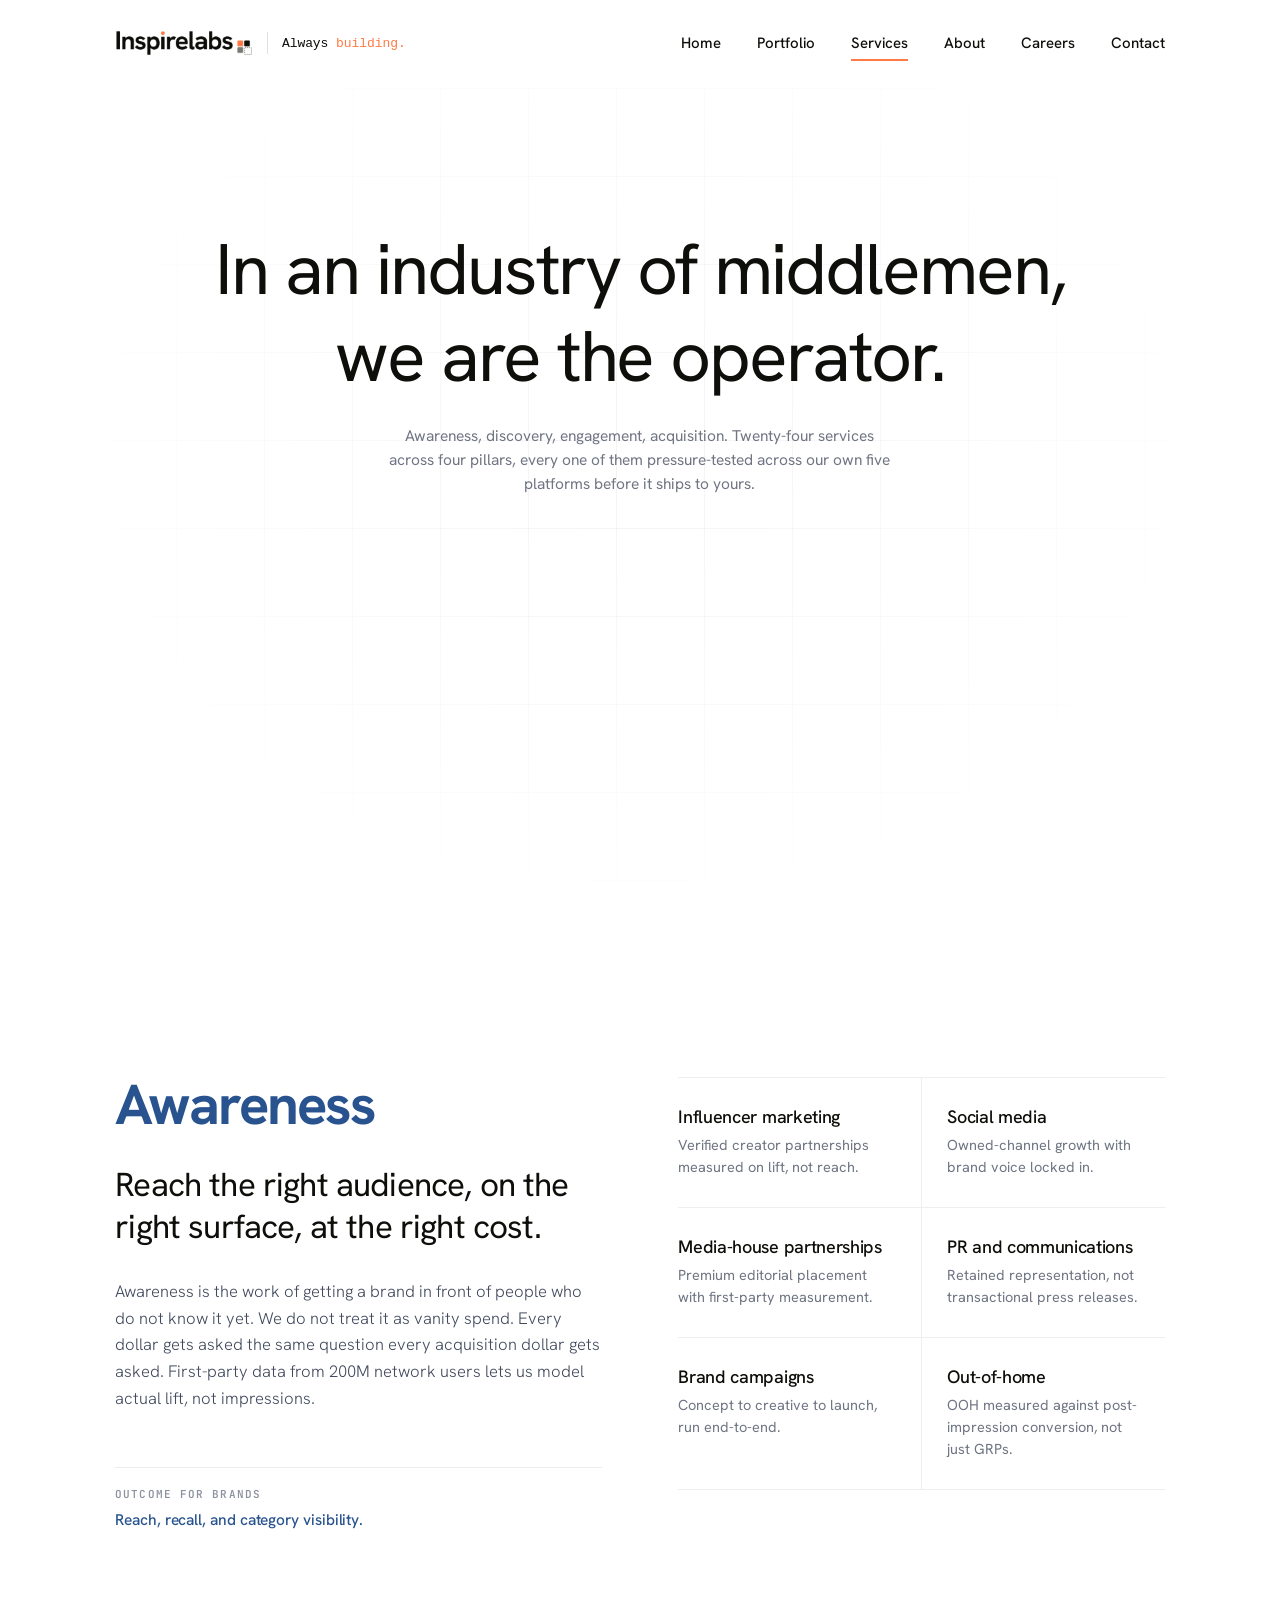
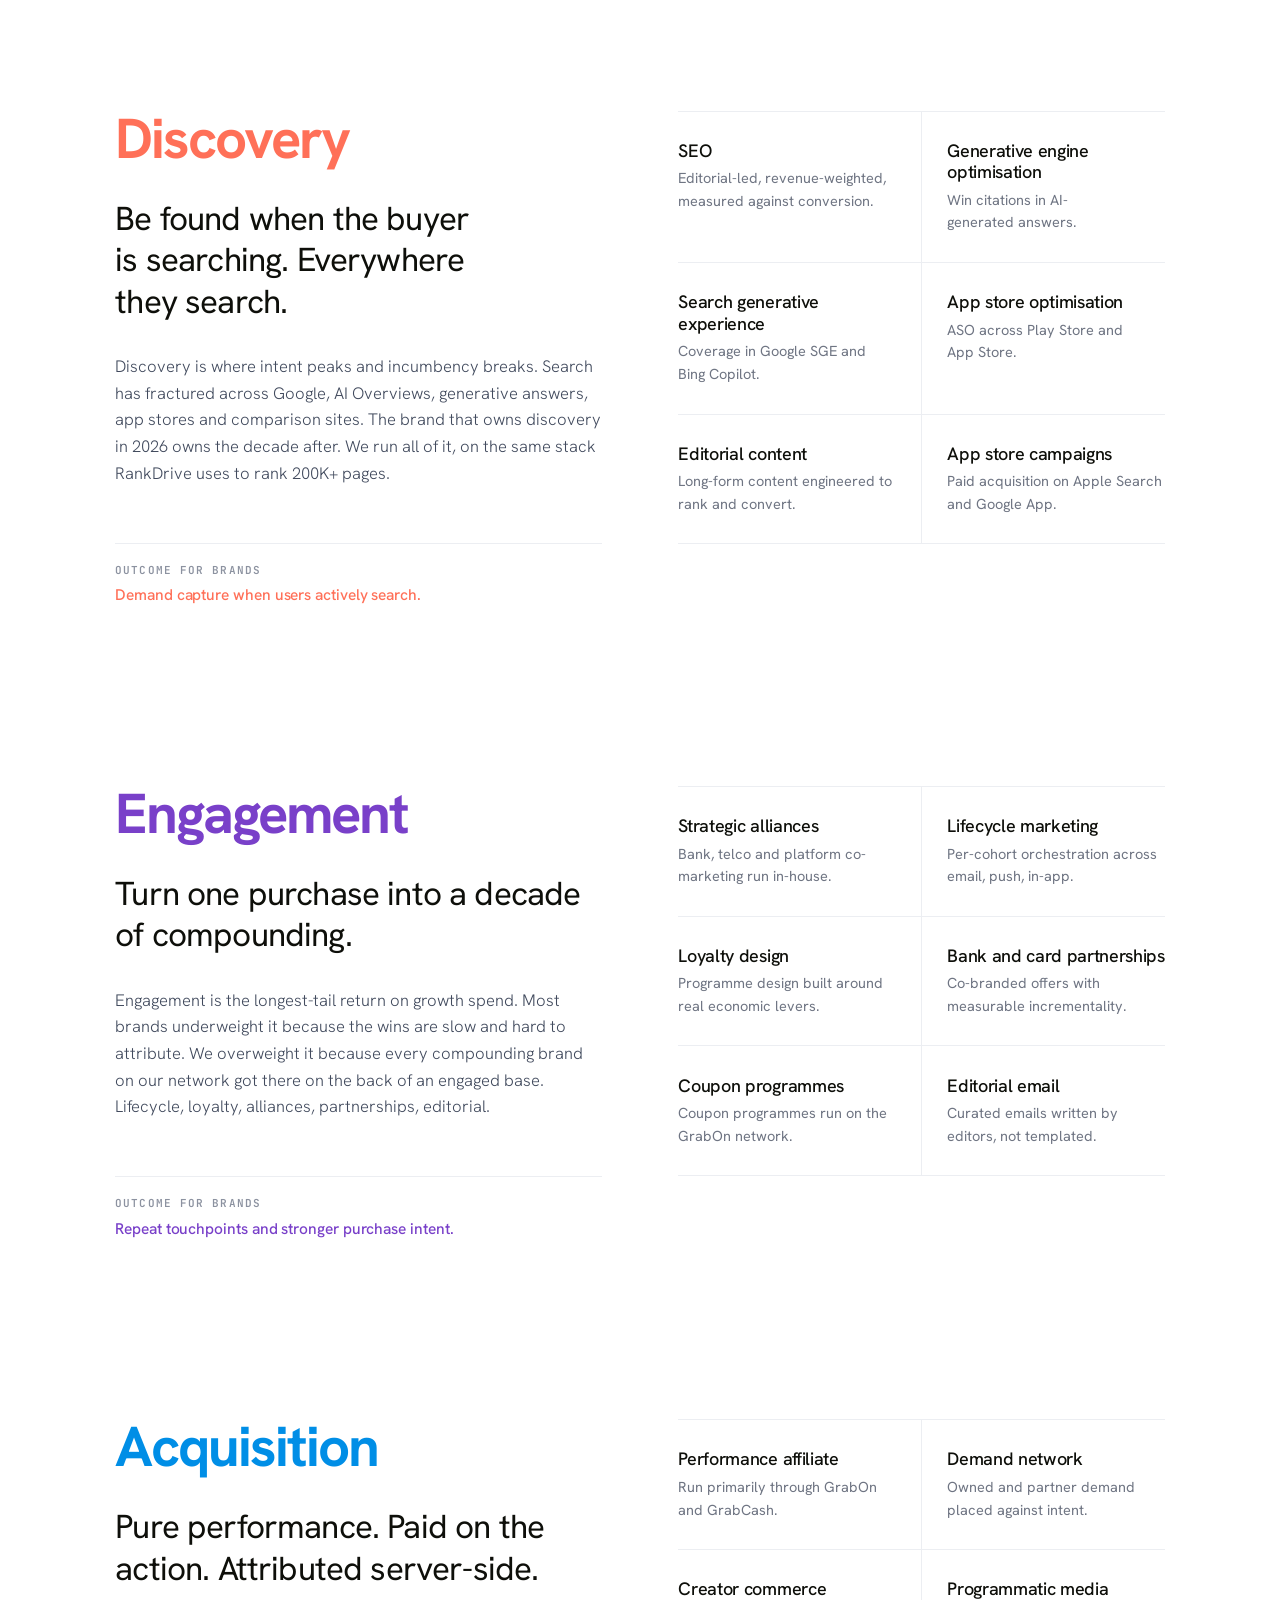
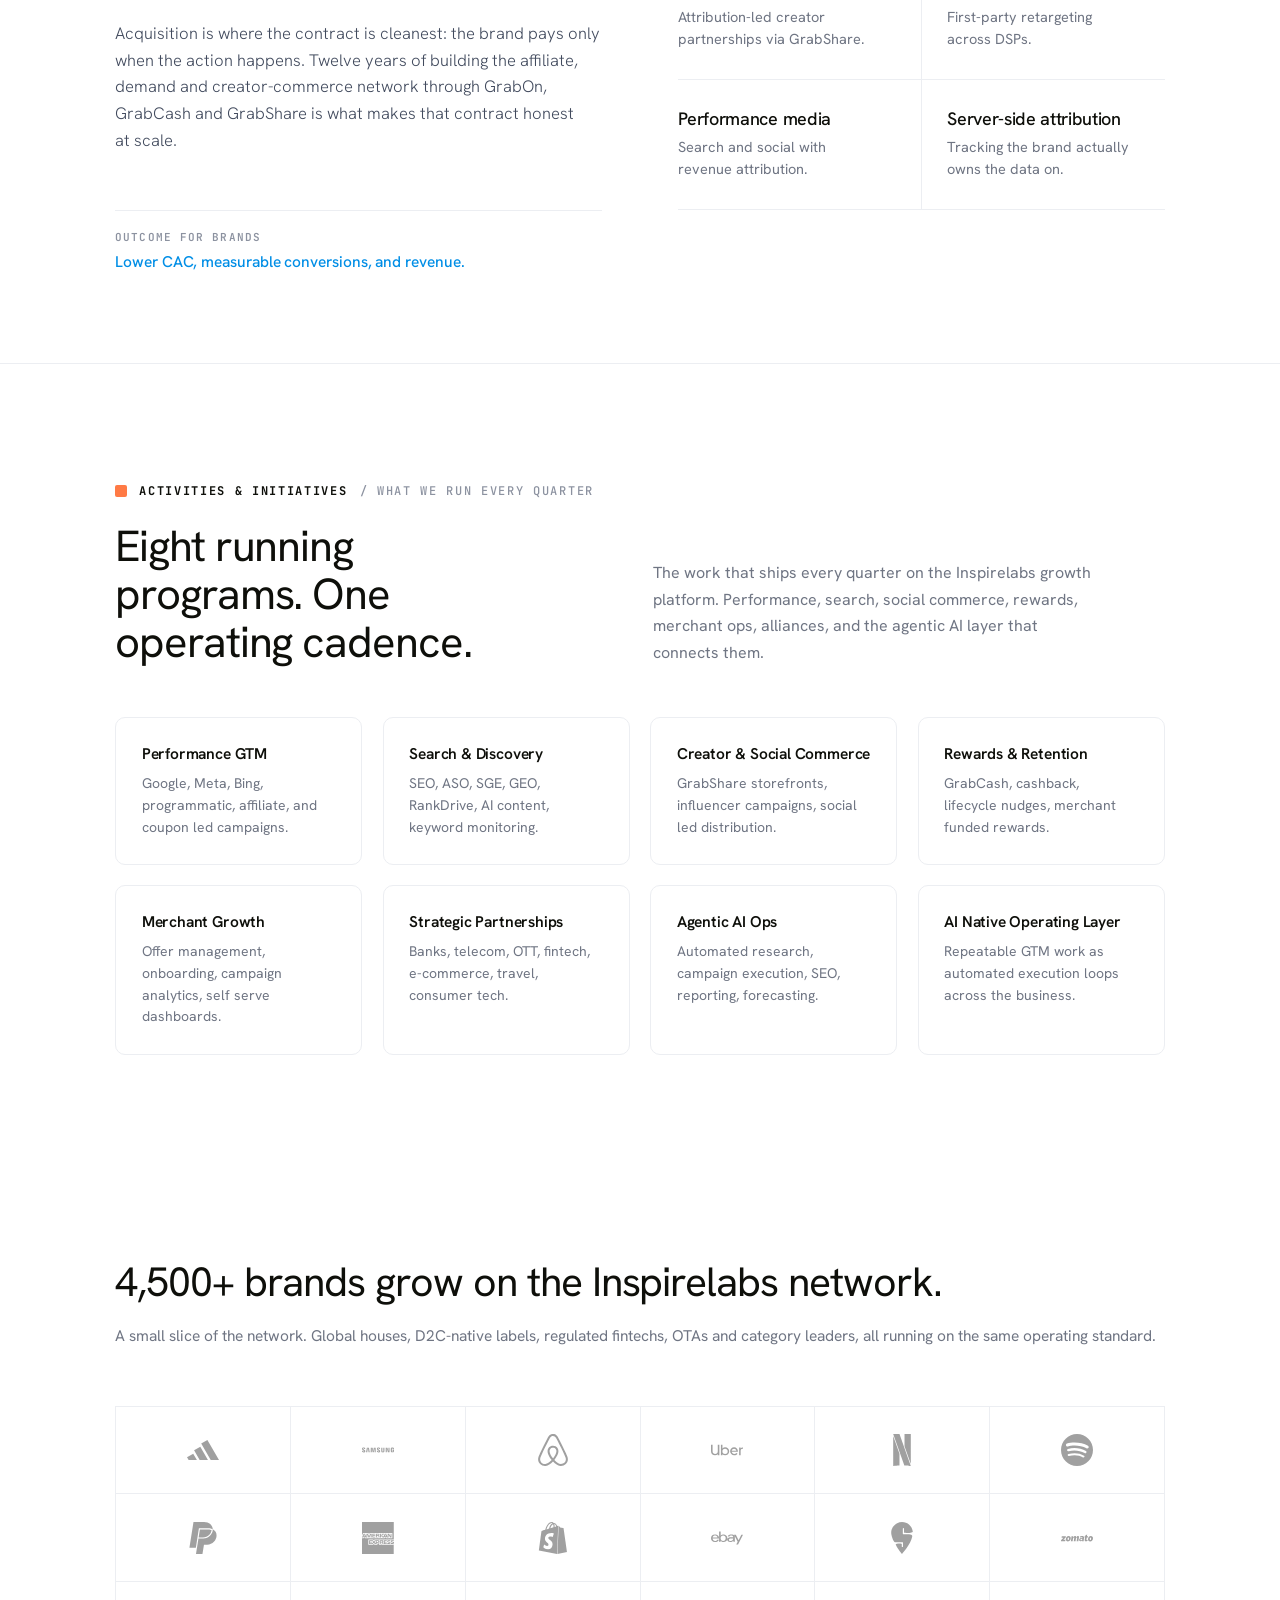
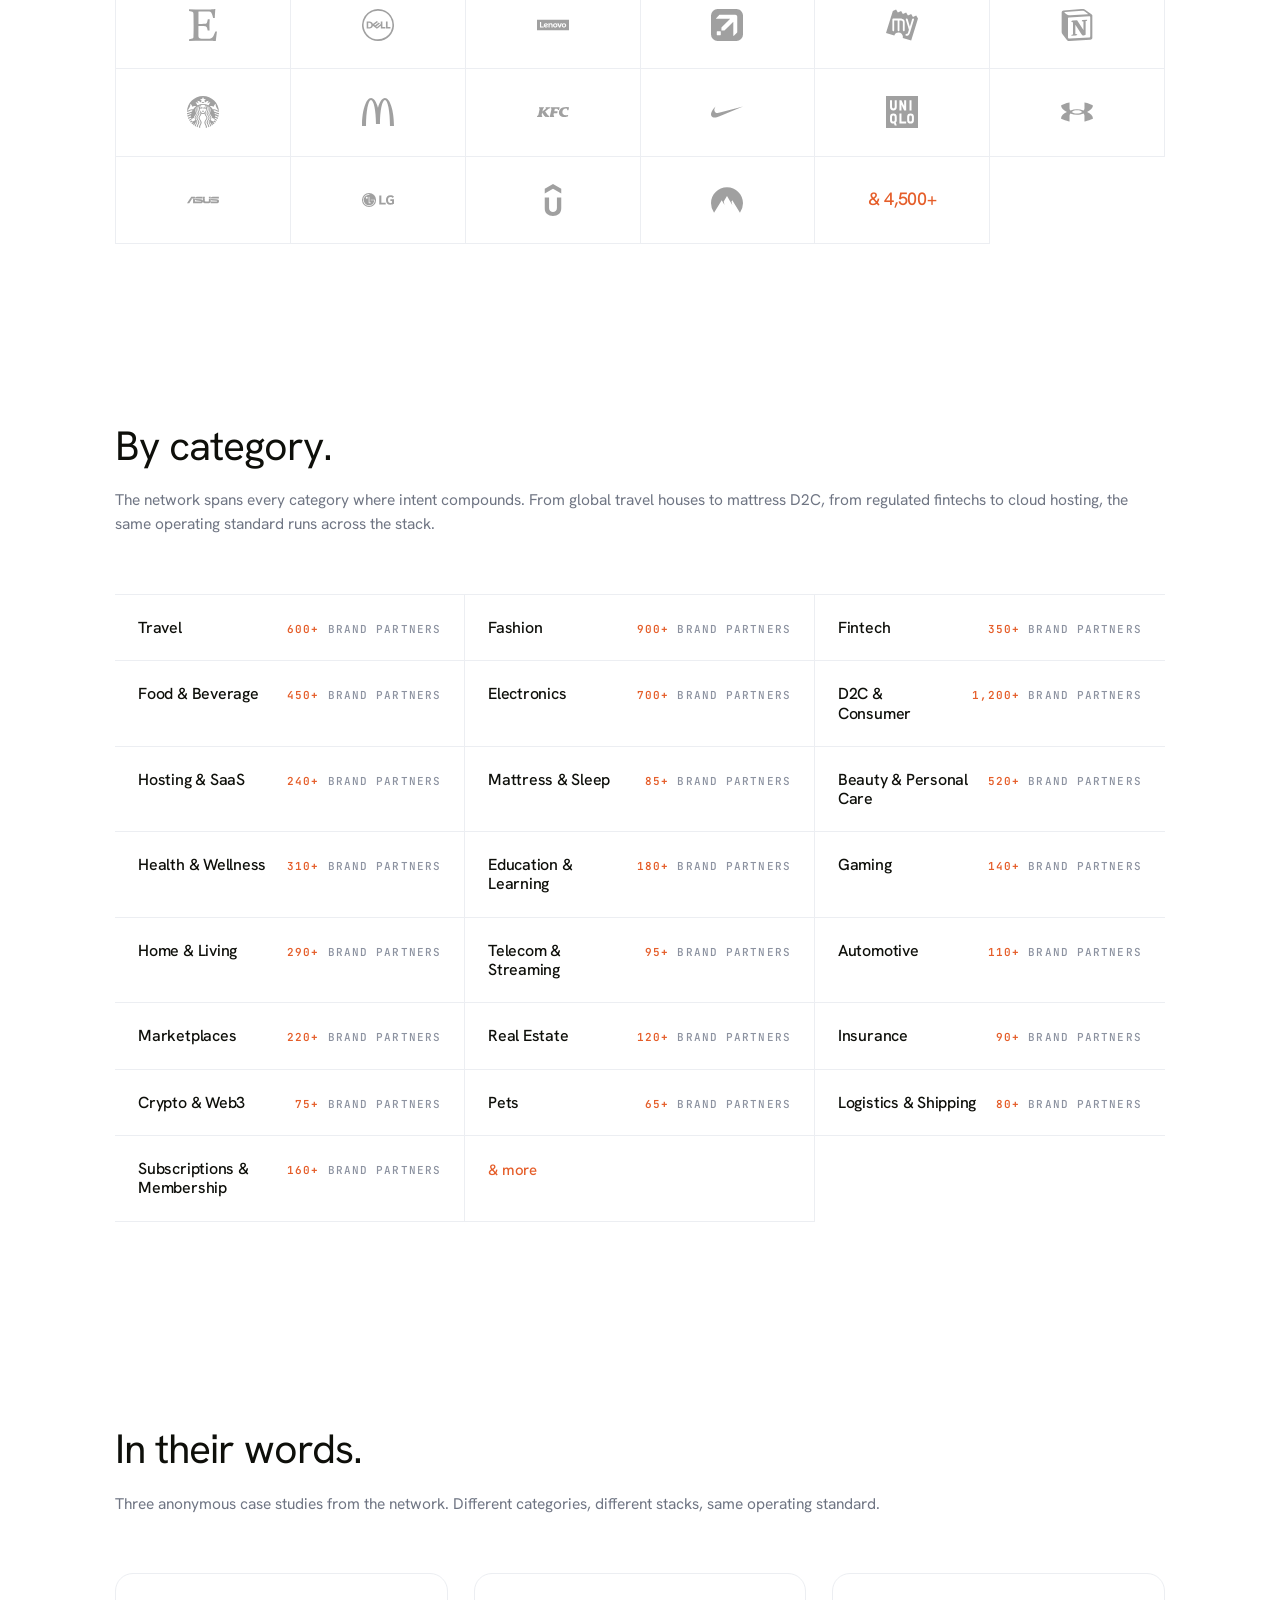
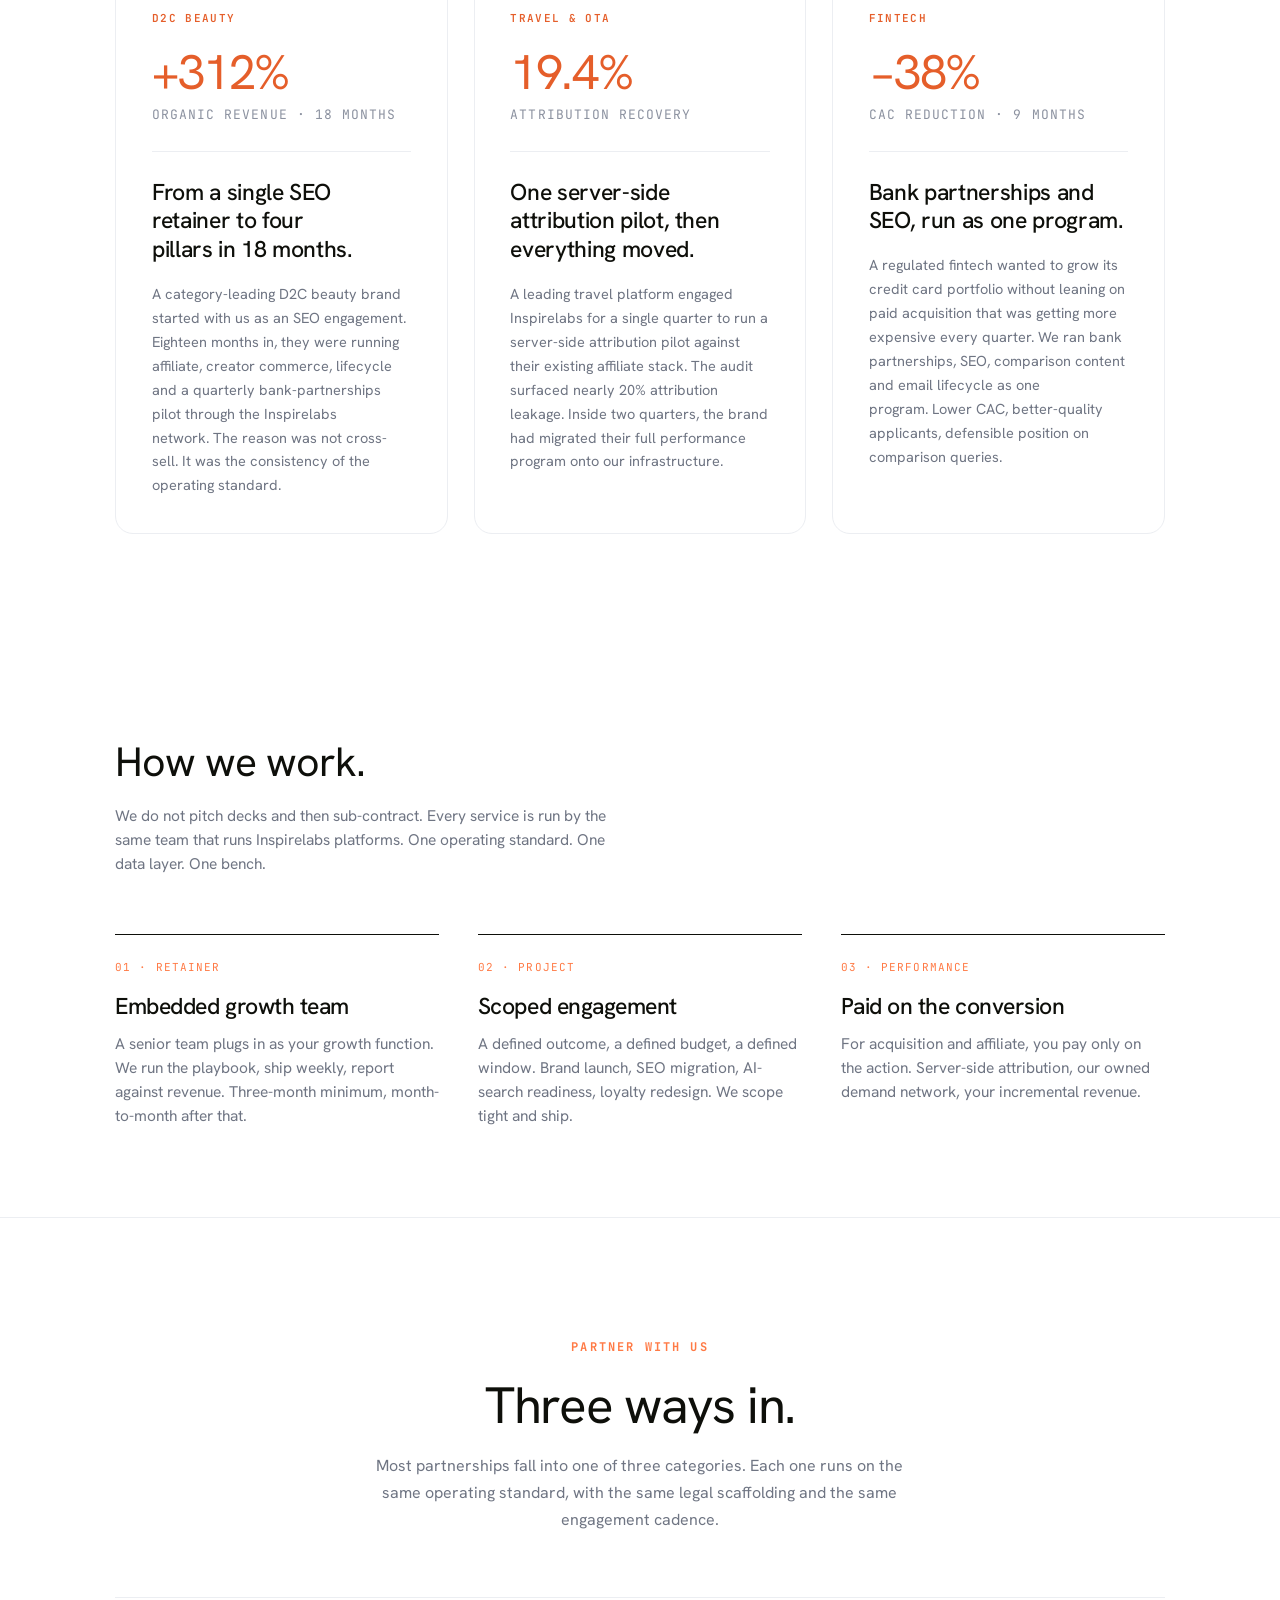
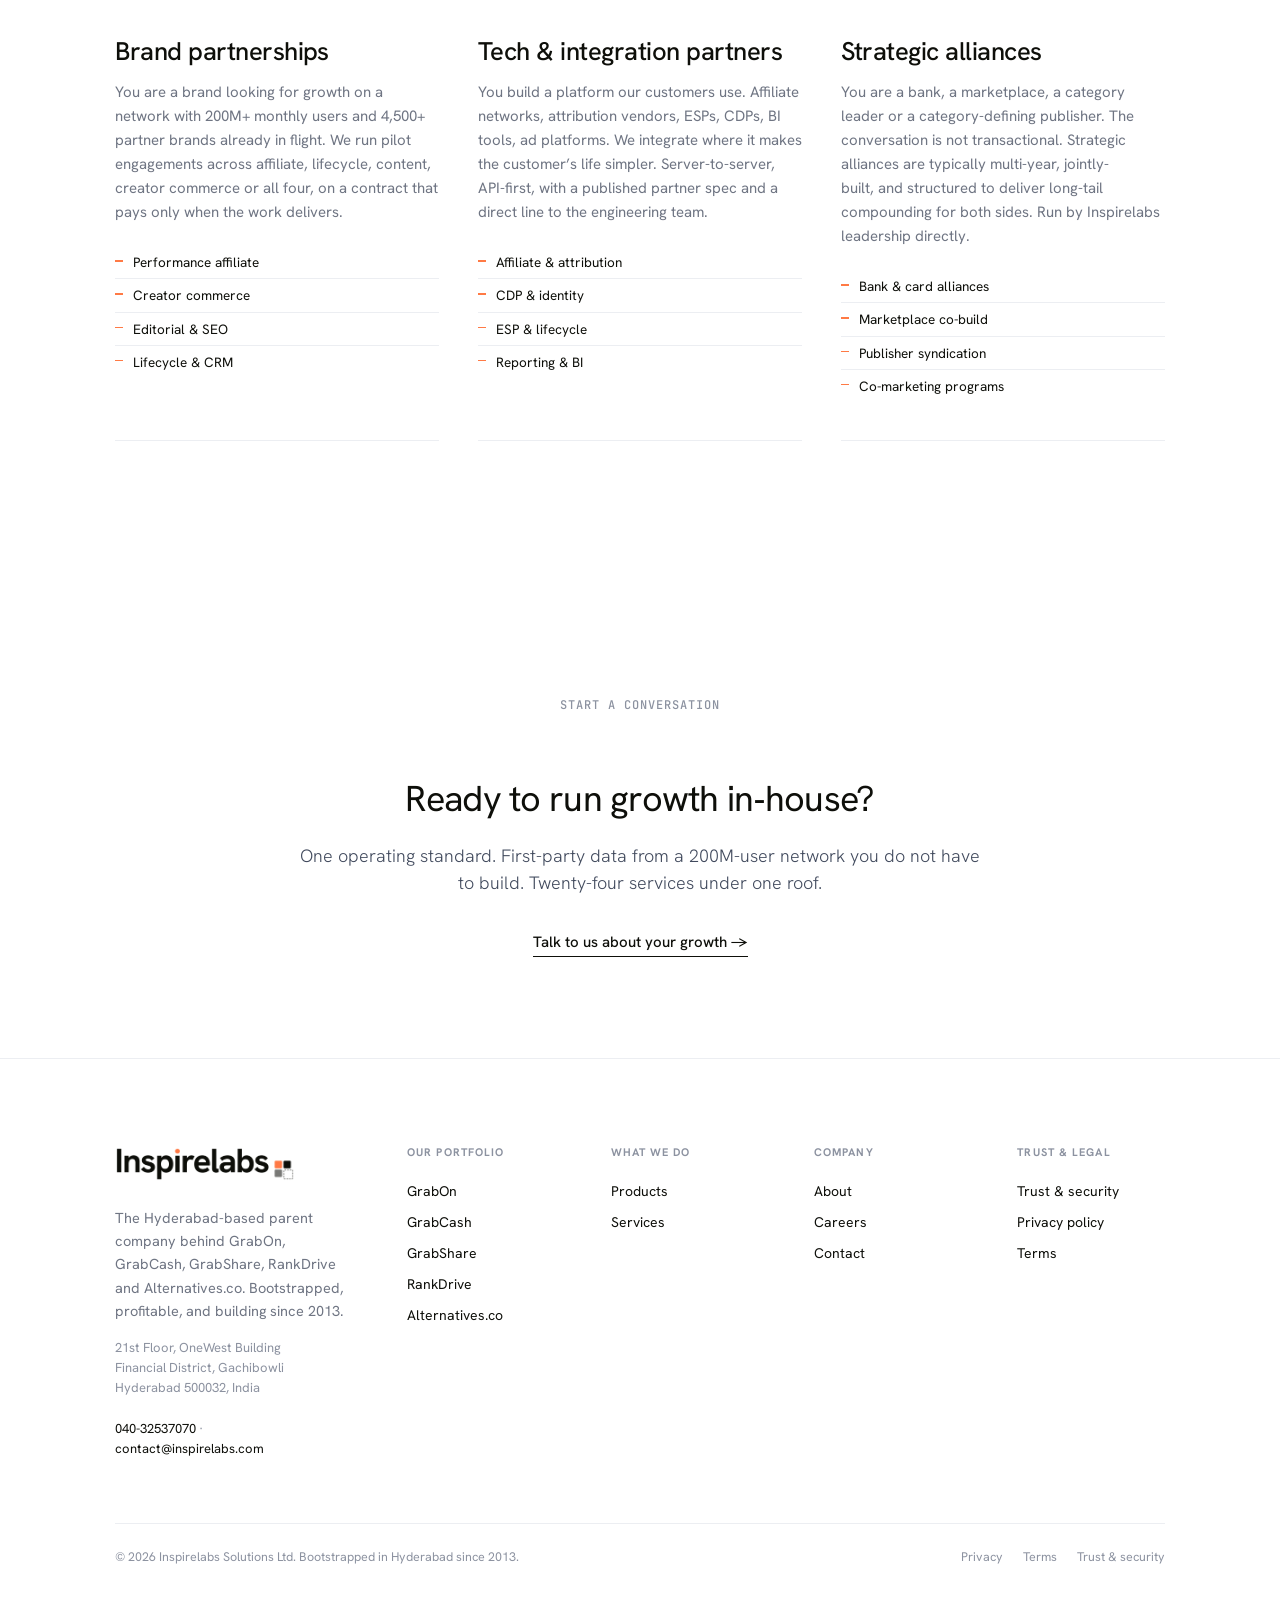
<file: services.html>
<!DOCTYPE html>
<html lang="en">
<head>
<meta charset="UTF-8" />
<meta name="viewport" content="width=device-width, initial-scale=1.0" />
<title>Services, Four pillars of growth | Inspirelabs</title>
<meta name="description" content="Awareness, Discovery, Engagement, Acquisition. The Inspirelabs services taxonomy: 24 services across four pillars, run on a single growth platform." />
<meta name="theme-color" content="#FFFFFF" />
<link rel="canonical" href="https://inspirelabs.com/services.html" />
<meta property="og:type" content="website" />
<meta property="og:title" content="Services, Four pillars of growth | Inspirelabs" />
<meta property="og:description" content="Awareness, Discovery, Engagement, Acquisition. The Inspirelabs services taxonomy: 24 services across four pillars, run on a single growth platform." />
<meta property="og:url" content="https://inspirelabs.com/services.html" />
<meta property="og:image" content="https://inspirelabs.com/assets/brand/inspirelabs-share-card.png" />
<meta property="og:image:width" content="1200" />
<meta property="og:image:height" content="630" />
<meta property="og:site_name" content="Inspirelabs" />
<meta name="twitter:card" content="summary_large_image" />
<meta name="twitter:title" content="Services, Four pillars of growth | Inspirelabs" />
<meta name="twitter:description" content="Awareness, Discovery, Engagement, Acquisition. The Inspirelabs services taxonomy: 24 services across four pillars, run on a single growth platform." />
<meta name="twitter:image" content="https://inspirelabs.com/assets/brand/inspirelabs-share-card.png" />
<link rel="icon" type="image/svg+xml" href="assets/brand/inspirelabs-mark.svg" />
<link rel="preconnect" href="https://fonts.googleapis.com" />
<link rel="preconnect" href="https://fonts.gstatic.com" crossorigin />
<link href="https://fonts.googleapis.com/css2?family=Hanken+Grotesk:wght@300..900&family=JetBrains+Mono:wght@400..700&display=swap" rel="stylesheet" />

<style>
:root { --white: #FFFFFF; --bg: #FFFFFF; --warm: #FAF7F1; --text: #0E0F0A; --text-secondary: #6F7583; --text-tertiary: #8C92A0; --hairline: #ECEEF2; --line: #DEE1E8; --accent: #FF7A45; --accent-soft: #FFE7DC; --accent-deep: #E55E2A; --tile-dark: #0F1117; --max-w: 1800px; --pad-x: clamp(20px, 3vw, 56px); --ease: cubic-bezier(0.16, 1, 0.3, 1); }

/* Brand: JetBrains Mono on all small labels / eyebrows / metadata */
.hero-eyebrow,
.hero-stamp,
.about-hero-eyebrow,
.section-eyebrow,
.plan-list-year,
.about-num-lbl,
.deliver-row-num,
.pillar-eyebrow,
.numbers-cell-lbl,
.biz-tile-tag,
.bleed-photo-stamp,
.fact-eyebrow,
.tile-eyebrow,
.category-eyebrow,
.kpi-label,
.tag-label,
.service-eyebrow,
.product-eyebrow,
.career-eyebrow,
.trust-eyebrow,
.insight-eyebrow,
.chapter-tag,
.chapter-num,
.eyebrow,
.meta-row,
.mono { font-family: 'JetBrains Mono', ui-monospace, SFMono-Regular, Menlo, monospace; }

* { box-sizing: border-box; margin: 0; padding: 0; }
html { scroll-behavior: smooth; }
body { font-family: 'Hanken Grotesk', -apple-system, BlinkMacSystemFont, 'Segoe UI', sans-serif; background: var(--bg); color: var(--text); font-size: 17px; font-weight: 400; line-height: 1.5; -webkit-font-smoothing: antialiased; }
img, svg { display: block; max-width: 100%; }
a { color: inherit; text-decoration: none; }
button { font: inherit; cursor: pointer; border: none; background: none; color: inherit; }
ul, ol { list-style: none; }
::selection { background: var(--accent); color: var(--white); }
.container { width: min(88%, var(--max-w)); margin: 0 auto; padding: 0 var(--pad-x); }
@media (max-width: 1100px) { .container { width: 100%; } }

.nav { position: sticky; top: 0; z-index: 100; background: rgba(255, 255, 255, 0.92); backdrop-filter: saturate(140%) blur(14px); padding: 22px 0; border-bottom: 1px solid transparent; transition: border-color 0.25s var(--ease); }
.nav.scrolled { border-bottom-color: var(--hairline); }
.nav-inner { display: flex; align-items: center; justify-content: space-between; gap: 32px; }
.nav-brand { display: inline-flex; align-items: center; color: var(--text); line-height: 1; }

.nav-brand .brand-logo { height: 26px; width: auto; display: block; }
.footer-brand-block .nav-brand .brand-logo { height: 34px; }
.nav.on-hero .nav-brand .brand-logo { filter: invert(1) brightness(2); }
.nav-brand .brand-sep { display: inline-block; width: 1px; height: 22px; background: var(--line); margin: 0 14px; }
.nav-brand .brand-tagline { font-family: ui-monospace, SFMono-Regular, Menlo, monospace; font-size: 13px; font-weight: 500; letter-spacing: -0.005em; color: var(--text); white-space: nowrap; }
.nav-brand .brand-tagline-accent { color: var(--accent); }
.footer-brand-block .nav-brand .brand-sep,
.footer-brand-block .nav-brand .brand-tagline { display: none; }
.nav.on-hero .nav-brand .brand-sep { background: rgba(255,255,255,0.25); }
.nav.on-hero .nav-brand .brand-tagline { color: var(--white); }
@media (max-width: 540px) { .nav-brand .brand-sep, .nav-brand .brand-tagline { display: none; } }
.nav-links { display: flex; gap: 36px; align-items: center; }
.nav-link { font-size: 15px; font-weight: 500; color: var(--text); padding: 10px 0; position: relative; transition: color 0.2s var(--ease); }
.nav-link:hover { color: var(--accent-deep); }
.nav-link:focus-visible { outline: 2px solid var(--accent); outline-offset: 6px; border-radius: 2px; }
.nav-brand:focus-visible { outline: 2px solid var(--accent); outline-offset: 6px; border-radius: 2px; }
.nav-toggle:focus-visible { outline: 2px solid var(--accent); outline-offset: 4px; }
.nav-link.active::after { content: ''; position: absolute; bottom: 4px; left: 0; right: 0; height: 2px; background: var(--accent); }
.nav-toggle { display: none; width: 36px; height: 36px; }
.nav-toggle span { display: block; width: 22px; height: 1.5px; background: var(--text); margin: 5px auto; }
@media (max-width: 880px) {
  .nav-links { position: fixed; top: 0; left: 0; right: 0; height: 100vh; height: 100svh; background: var(--white); flex-direction: column; justify-content: center; align-items: center; gap: 28px; transform: translateY(-100%); transition: transform 0.3s var(--ease); z-index: 99; padding: 96px 24px 40px; display: flex; }
  .nav.is-open .nav-links { transform: translateY(0); }
  .nav-toggle { display: block; position: relative; z-index: 101; cursor: pointer; }
  .nav-toggle span { transition: transform 0.25s var(--ease), opacity 0.2s var(--ease); transform-origin: center; }
  .nav.is-open .nav-toggle span:nth-child(1) { transform: translateY(6.5px) rotate(45deg); }
  .nav.is-open .nav-toggle span:nth-child(2) { opacity: 0; }
  .nav.is-open .nav-toggle span:nth-child(3) { transform: translateY(-6.5px) rotate(-45deg); }
  .nav-link { font-size: 22px; padding: 8px 0; }
}

h1, h2, h3, h4, h5 { color: var(--text); font-weight: 400; letter-spacing: -0.02em; line-height: 1.06; text-wrap: balance; }
p, .lead, .section-intro { text-wrap: pretty; }
.display-1 { font-size: clamp(48px, 5.6vw, 104px); font-weight: 400; letter-spacing: -0.03em; line-height: 1.04; }
.display-2 { font-size: clamp(36px, 5vw, 72px); font-weight: 400; letter-spacing: -0.025em; line-height: 1.06; }
.display-3 { font-size: clamp(24px, 3vw, 36px); font-weight: 400; letter-spacing: -0.02em; line-height: 1.15; }

section { padding: clamp(48px, 5.5vw, 90px) 0; position: relative; }
section.tight { padding: clamp(32px, 3.5vw, 55px) 0; }
.section-eyebrow { display: inline-block; font-size: clamp(20px, 2.2vw, 26px); font-weight: 600; color: var(--text); letter-spacing: -0.02em; padding-bottom: 6px; border-bottom: 2px solid var(--accent); margin-bottom: 32px; }
.section-title-xl { position: relative; font-size: clamp(30px, 3.2vw, 48px); font-weight: 500; color: var(--text); letter-spacing: -0.005em; line-height: 1.08; margin: 0 0 32px; text-wrap: balance; max-width: 24ch; }
.section-title-xl::after { content: ''; display: block; width: 72px; height: 3px; background: var(--accent); margin-top: 14px; }
.biz-intro { font-size: clamp(16px, 1.4vw, 20px); font-weight: 300; line-height: 1.5; color: #414A5D; max-width: 100%; width: 100%; text-wrap: pretty; }
.section-intro { font-size: clamp(15px, 1.2vw, 17px); line-height: 1.6; color: var(--text-secondary); max-width: 64ch; }
.tlink { display: inline-block; font-size: 15px; font-weight: 500; color: var(--text); padding-bottom: 2px; border-bottom: 1.5px solid var(--text); transition: color 0.2s var(--ease), border-color 0.2s var(--ease); }
.tlink:hover { color: var(--accent-deep); border-color: var(--accent); }
.tlink:focus-visible { outline: 2px solid var(--accent); outline-offset: 4px; border-radius: 2px; }

.hero {
  position: relative;
  min-height: 100vh;
  min-height: 100svh;
  padding: clamp(110px, 16vh, 200px) 0 clamp(56px, 6vh, 96px);
  overflow: hidden;
  display: flex;
  flex-direction: column;
  justify-content: flex-start;
}
.hero-grid { position: absolute; inset: 0; background-image: linear-gradient(to right, rgba(15, 17, 23, 0.05) 1px, transparent 1px), linear-gradient(to bottom, rgba(15, 17, 23, 0.05) 1px, transparent 1px); background-size: 88px 88px; mask-image: radial-gradient(ellipse 60% 70% at 50% 40%, black 0%, transparent 78%); -webkit-mask-image: radial-gradient(ellipse 60% 70% at 50% 40%, black 0%, transparent 78%); pointer-events: none; z-index: 0; }
.hero-inner { position: relative; z-index: 2; }
.hero-eyebrow { font-size: 12px; letter-spacing: 0.08em; text-transform: uppercase; color: var(--text-tertiary); font-weight: 500; display: inline-flex; align-items: center; gap: 12px; margin-bottom: 40px; }
.hero h1 .line { display: block; }
@media (min-width: 600px) {
  .hero h1 .line { white-space: nowrap; }
}
.hero h1 .line + .line { margin-top: 0.18em; }

/* Centered brand-book hero */
.hero-text-center {
  text-align: center;
  max-width: 1600px;
  margin: 0 auto;
}
.hero-text-center .hero-eyebrow { margin-bottom: clamp(28px, 3vw, 40px); }
.hero-text-center .hero-eyebrow::before,
.next-tease .hero-eyebrow::before { display: none; }
.hero-text-center h1 { max-width: none; margin: 0 auto; letter-spacing: -0.028em; line-height: 1.04; text-wrap: balance; }
.hero-text-center .hero-lead {
  margin: clamp(24px, 2.4vw, 36px) auto 0;
  max-width: 56ch;
  font-size: clamp(15.5px, 1.2vw, 18px);
  line-height: 1.55;
  color: var(--text-secondary);
}

/* Pillar editorial row under hero, hairline, no boxes */
.pillar-row {
  padding: clamp(56px, 6.5vw, 96px) 0;
}
.pillar-row-grid {
  display: grid;
  grid-template-columns: repeat(4, minmax(0, 1fr));
}
@media (max-width: 880px) { .pillar-row-grid { grid-template-columns: repeat(2, 1fr); } }
@media (max-width: 520px) { .pillar-row-grid { grid-template-columns: 1fr; } }
.pillar-row-item {
  display: flex; flex-direction: column; gap: 14px;
  padding: clamp(12px, 1.4vw, 20px) clamp(20px, 2.4vw, 36px);
  border-right: 1px solid var(--hairline);
  text-decoration: none;
  color: inherit;
  position: relative;
  transition: background 0.25s var(--ease);
}
.pillar-row-item:last-child { border-right: none; }
@media (max-width: 880px) {
  .pillar-row-item:nth-child(2n) { border-right: none; }
  .pillar-row-item:nth-child(1),
  .pillar-row-item:nth-child(2) { border-bottom: 1px solid var(--hairline); padding-bottom: clamp(24px, 2.6vw, 36px); }
  .pillar-row-item:nth-child(3),
  .pillar-row-item:nth-child(4) { padding-top: clamp(24px, 2.6vw, 36px); }
}
@media (max-width: 520px) {
  .pillar-row-item { border-right: none !important; border-bottom: 1px solid var(--hairline) !important; padding: clamp(20px, 2.4vw, 32px) 0; }
  .pillar-row-item:last-child { border-bottom: none !important; }
}
.pillar-row-num {
  font-family: 'JetBrains Mono', monospace;
  font-size: 11px; letter-spacing: 0.10em; text-transform: uppercase;
  color: var(--text-tertiary);
  display: inline-flex; align-items: center; gap: 10px;
}
.pillar-row-num::before {
  content: '';
  display: inline-block;
  width: 18px; height: 2px;
  background: var(--tone, var(--accent));
}
.pillar-row-name {
  font-size: clamp(28px, 3vw, 44px);
  font-weight: 400; letter-spacing: -0.025em; line-height: 1.05;
  color: var(--text);
}
.pillar-row-note {
  font-size: 14.5px; line-height: 1.55; color: var(--text-secondary);
  max-width: 28ch;
}
.pillar-row-arrow {
  margin-top: auto;
  padding-top: 18px;
  font-family: 'JetBrains Mono', monospace;
  font-size: 11px; letter-spacing: 0.10em; text-transform: uppercase;
  color: var(--text-tertiary);
  display: inline-flex; align-items: center; gap: 8px;
  transition: color 0.25s var(--ease), gap 0.25s var(--ease);
}
.pillar-row-item:hover .pillar-row-arrow { color: var(--tone, var(--accent)); gap: 12px; }
.pillar-row-item:hover .pillar-row-name { color: var(--tone, var(--text)); }

/* Brand wall */
.proof-block { padding: clamp(64px, 7vw, 110px) 0; }
.proof-head { margin-bottom: clamp(40px, 4.5vw, 64px); max-width: 100%; }
.proof-head h2 { font-size: clamp(30px, 3.2vw, 48px); font-weight: 400; letter-spacing: -0.025em; line-height: 1.1; text-wrap: balance; }
.proof-head p { margin-top: 20px; font-size: clamp(15.5px, 1.2vw, 18px); line-height: 1.55; color: var(--text-secondary); max-width: 100%; text-wrap: pretty; }
.brand-grid { display: grid; grid-template-columns: repeat(6, 1fr); border-top: 1px solid var(--hairline); border-left: 1px solid var(--hairline); }
.brand-cell { aspect-ratio: 2/1; display: flex; align-items: center; justify-content: center; padding: 24px; border-right: 1px solid var(--hairline); border-bottom: 1px solid var(--hairline); transition: background 0.2s var(--ease); }
.brand-cell:hover { background: var(--accent-soft); }
.brand-cell img { max-height: 32px; max-width: 100%; opacity: 0.55; filter: grayscale(1); transition: opacity 0.2s, filter 0.2s; }
.brand-cell:hover img { opacity: 1; filter: none; }
.brand-cell.brand-cell-more {
  font-size: clamp(16px, 1.4vw, 20px);
  font-weight: 500;
  letter-spacing: -0.015em;
  color: var(--accent-deep);
}
.brand-cell.brand-cell-more:hover { background: transparent; }
@media (max-width: 1000px) { .brand-grid { grid-template-columns: repeat(4, 1fr); } }
@media (max-width: 640px) { .brand-grid { grid-template-columns: repeat(3, 1fr); } }

/* By category, editorial hairline rows */
.cats-block { padding: clamp(64px, 7vw, 110px) 0; background: var(--white); }
.categories {
  display: grid;
  grid-template-columns: repeat(3, minmax(0, 1fr));
  border-top: 1px solid var(--hairline);
}
@media (max-width: 880px) { .categories { grid-template-columns: repeat(2, 1fr); } }
@media (max-width: 560px) { .categories { grid-template-columns: 1fr; } }
.cat-card {
  display: flex;
  align-items: baseline;
  justify-content: space-between;
  gap: 16px;
  padding: clamp(18px, 1.8vw, 24px) clamp(18px, 1.8vw, 28px);
  border-bottom: 1px solid var(--hairline);
  border-right: 1px solid var(--hairline);
  background: var(--white);
  transition: background 0.2s var(--ease);
}
.cat-card:hover { background: var(--accent-soft); }
.cat-card:nth-child(3n) { border-right: none; }
@media (max-width: 880px) {
  .cat-card { border-right: 1px solid var(--hairline); }
  .cat-card:nth-child(3n) { border-right: 1px solid var(--hairline); }
  .cat-card:nth-child(2n) { border-right: none; }
}
@media (max-width: 560px) {
  .cat-card { border-right: none; }
}
.cat-card.cat-card-more {
  justify-content: flex-start;
  color: var(--accent-deep);
  font-weight: 500;
  font-size: clamp(15px, 1.15vw, 17px);
  letter-spacing: -0.01em;
}
.cat-card.cat-card-more:hover { background: var(--accent-soft); }
.cat-card-name {
  font-size: clamp(16px, 1.25vw, 19px);
  font-weight: 500;
  letter-spacing: -0.015em;
  color: var(--text);
  line-height: 1.2;
}
.cat-card-count {
  font-family: 'JetBrains Mono', monospace;
  font-size: 11px;
  letter-spacing: 0.10em;
  text-transform: uppercase;
  color: var(--text-tertiary);
  font-weight: 500;
  white-space: nowrap;
}
.cat-card-count strong {
  color: var(--accent-deep);
  font-weight: 600;
}

/* Case studies, clean light cards */
.cases-block { padding: clamp(80px, 9vw, 140px) 0; background: var(--white); }
.cases-grid {
  display: grid;
  grid-template-columns: repeat(3, minmax(0, 1fr));
  gap: clamp(20px, 2vw, 32px);
}
@media (max-width: 980px) { .cases-grid { grid-template-columns: 1fr; gap: 16px; } }
.case-card {
  background: var(--white);
  border: 1px solid var(--hairline);
  border-radius: 18px;
  padding: clamp(28px, 2.8vw, 40px);
  display: flex; flex-direction: column;
  gap: 18px;
  transition: border-color 0.3s var(--ease), transform 0.3s var(--ease);
}
.case-card:hover {
  border-color: var(--text);
  transform: translateY(-4px);
}
.case-card-tag {
  font-family: 'JetBrains Mono', monospace;
  font-size: 11px; letter-spacing: 0.12em; text-transform: uppercase;
  color: var(--accent-deep);
  font-weight: 600;
}
.case-card-stat {
  font-size: clamp(36px, 3.8vw, 56px);
  font-weight: 400;
  letter-spacing: -0.03em;
  line-height: 1;
  color: var(--accent-deep);
  margin-top: 4px;
}
.case-card-stat-unit {
  font-size: 13px;
  font-family: 'JetBrains Mono', monospace;
  letter-spacing: 0.08em;
  text-transform: uppercase;
  color: var(--text-tertiary);
  margin-top: 8px;
}
.case-card-divider {
  height: 1px;
  background: var(--hairline);
  margin: 8px 0;
}
.case-card h3 {
  font-size: clamp(20px, 1.8vw, 24px);
  font-weight: 500;
  letter-spacing: -0.015em;
  line-height: 1.25;
  color: var(--text);
}
.case-card p {
  font-size: 14.5px;
  line-height: 1.65;
  color: var(--text-secondary);
  margin: 0;
}

/* How we work, three-up editorial */
.how-block { padding: clamp(64px, 7vw, 110px) 0; }
.how-head { margin-bottom: clamp(40px, 4.5vw, 64px); max-width: 64ch; }
.how-head h2 { font-size: clamp(30px, 3.2vw, 48px); font-weight: 400; letter-spacing: -0.025em; line-height: 1.1; }
.how-head p { margin-top: 20px; font-size: clamp(15.5px, 1.2vw, 18px); line-height: 1.55; color: var(--text-secondary); max-width: 58ch; }
.how-grid {
  display: grid;
  grid-template-columns: repeat(3, minmax(0, 1fr));
  gap: clamp(28px, 3vw, 56px);
}
@media (max-width: 880px) { .how-grid { grid-template-columns: 1fr; gap: 32px; } }
.how-cell { padding-top: 24px; border-top: 1px solid var(--text); }
.how-cell-num {
  font-family: 'JetBrains Mono', monospace;
  font-size: 11px; letter-spacing: 0.10em; text-transform: uppercase;
  color: var(--accent); margin-bottom: 18px;
}
.how-cell h3 {
  font-size: clamp(20px, 1.8vw, 26px);
  font-weight: 500; letter-spacing: -0.02em; line-height: 1.15;
  margin-bottom: 12px;
}
.how-cell p { font-size: 15.5px; line-height: 1.55; color: var(--text-secondary); }

/* Taller hero specifically for the deliver hero, vertically centered headline */
.hero-deliver {
  min-height: 100vh;
  min-height: 100svh;
  padding: clamp(64px, 8vh, 120px) 0;
}
.hero-deliver .hero-grid { display: none; }

/* Hero background, scattered ghosted words across the entire hero */
.hero-bg-words {
  position: absolute;
  top: 0; bottom: 0;
  left: 50%;
  transform: translateX(-50%);
  width: min(88%, var(--max-w));
  padding: 0 var(--pad-x);
  z-index: 1;
  pointer-events: none;
  user-select: none;
  overflow: hidden;
  mask-image: radial-gradient(ellipse 80% 90% at 50% 50%, rgba(0,0,0,1) 0%, rgba(0,0,0,0.85) 60%, transparent 100%);
  -webkit-mask-image: radial-gradient(ellipse 80% 90% at 50% 50%, rgba(0,0,0,1) 0%, rgba(0,0,0,0.85) 60%, transparent 100%);
}
@media (max-width: 1100px) { .hero-bg-words { width: 100%; } }
.hero-bg-words .bw {
  position: absolute;
  display: block;
  font-family: 'Hanken Grotesk', sans-serif;
  font-weight: 400;
  letter-spacing: -0.04em;
  line-height: 1;
  color: var(--text);
  white-space: nowrap;
  opacity: 0.035;
}
.hero-bg-words .bw:nth-child(3n+1) { opacity: 0.030; }
.hero-bg-words .bw:nth-child(3n+2) { opacity: 0.045; }
.hero-bg-words .bw:nth-child(4n)   { opacity: 0.025; }
.hero-bg-words .bw-em {
  font-style: italic;
  opacity: 0.06;
}
@media (max-width: 700px) {
  /* On narrow screens, only show a subset and keep them in safe zones to avoid clutter */
  .hero-bg-words .bw { display: none; }
  .hero-bg-words .bw:nth-child(2n+1) { display: block; }
}
@media (prefers-reduced-motion: reduce) {
  .hero-bg-words { opacity: 1; }
}

footer { padding: 88px 0 32px; background: var(--white); border-top: 1px solid var(--hairline); margin-top: 56px; }
.footer-grid { display: grid; grid-template-columns: 1.6fr repeat(4, 1fr); gap: 56px; }
.footer-brand-block .nav-brand { font-size: 24px; }
.footer-brand-block p { margin-top: 18px; font-size: 14.5px; color: var(--text-secondary); line-height: 1.6; max-width: 36ch; }
.footer-brand-block address { margin-top: 16px; font-size: 13px; color: var(--text-tertiary); line-height: 1.55; font-style: normal; }
.footer-brand-block address a { color: var(--text); }
.footer-col h5 { font-size: 11px; font-weight: 700; letter-spacing: 0.10em; text-transform: uppercase; color: var(--text-tertiary); margin-bottom: 18px; }
.footer-col a { display: block; font-size: 14px; color: var(--text); padding: 5px 0; }
.footer-col a:hover { color: var(--accent-deep); }
.footer-bottom { margin-top: 64px; padding-top: 24px; border-top: 1px solid var(--hairline); display: flex; justify-content: space-between; gap: 24px; flex-wrap: wrap; font-size: 12.5px; color: var(--text-tertiary); }
.footer-bottom-links { display: flex; gap: 20px; }
.footer-bottom-links a { color: var(--text-tertiary); }
.footer-bottom-links a:hover { color: var(--text); }
@media (max-width: 1000px) { .footer-grid { grid-template-columns: 1fr 1fr; gap: 40px; } .footer-brand-block { grid-column: 1 / -1; } }
@media (max-width: 600px) { .footer-grid { grid-template-columns: 1fr; } .footer-brand-block { grid-column: auto; } }

.reveal { opacity: 0; transform: translateY(16px); transition: opacity 0.7s var(--ease), transform 0.7s var(--ease); }
.reveal.in-view { opacity: 1; transform: none; }
@media (prefers-reduced-motion: reduce) { .reveal { opacity: 1; transform: none; transition: none; } html { scroll-behavior: auto; } }

/* === Service pillar === */
.svc-pillar {
  padding: clamp(64px, 7vw, 110px) 0;
  background: var(--white);
}
.svc-pillar-inner {
  display: grid;
  grid-template-columns: minmax(0, 1fr) minmax(0, 1fr);
  gap: clamp(56px, 6vw, 100px);
  align-items: start;
}
@media (max-width: 980px) {
  .svc-pillar-inner { grid-template-columns: 1fr; gap: 40px; }
}
.svc-pillar-text {
  display: flex; flex-direction: column;
  gap: clamp(20px, 2.4vw, 32px);
  max-width: 56ch;
}
.svc-pillar-label {
  font-size: clamp(40px, 4.4vw, 72px);
  font-weight: 700;
  letter-spacing: -0.035em;
  line-height: 1;
  color: var(--tone, var(--text));
  display: block;
}
@media (max-width: 980px) {
  .svc-pillar-label { white-space: normal; }
}
@media (max-width: 980px) {
  .svc-pillar-label { position: static; }
}
.svc-pillar-claim {
  font-size: clamp(26px, 2.6vw, 38px);
  font-weight: 400;
  letter-spacing: -0.025em;
  line-height: 1.25;
  margin: 0;
  color: var(--text);
  text-wrap: pretty;
}
.svc-pillar-lead {
  font-size: clamp(16px, 1.3vw, 19px);
  font-weight: 300;
  line-height: 1.6;
  color: #414A5D;
  margin: 0;
  text-wrap: pretty;
}
.svc-pillar-outcome {
  margin-top: clamp(20px, 2vw, 28px);
  padding-top: 18px;
  border-top: 1px solid var(--hairline);
  display: flex; flex-direction: column; gap: 6px;
}
.svc-pillar-outcome-lbl {
  font-family: 'JetBrains Mono', monospace;
  font-size: 11px; letter-spacing: 0.10em; text-transform: uppercase;
  color: var(--text-tertiary); font-weight: 600;
}
.svc-pillar-outcome-val {
  font-size: 15.5px; line-height: 1.45; color: var(--text);
  font-weight: 500; letter-spacing: -0.005em;
}
.svc-pillar-outcome-val em {
  font-style: normal;
  color: var(--tone, var(--accent-deep));
}

/* ── Activities & Initiatives ──────────────────────────────── */
.svc-activities { padding: clamp(80px, 9vw, 130px) 0; border-top: 1px solid var(--hairline); }
.svc-activities-head {
  display: grid; grid-template-columns: minmax(0, 1fr) minmax(0, 1.05fr);
  gap: clamp(32px, 4vw, 64px);
  align-items: end;
  margin-bottom: clamp(40px, 4vw, 64px);
}
@media (max-width: 880px) { .svc-activities-head { grid-template-columns: 1fr; gap: 24px; } }
.svc-activities-eyebrow {
  display: inline-flex; align-items: center; gap: 12px;
  font-family: 'JetBrains Mono', monospace;
  font-size: 12px; letter-spacing: 0.14em; text-transform: uppercase;
  color: var(--text); font-weight: 700;
  margin-bottom: 22px;
}
.svc-activities-eyebrow::before {
  content: ''; width: 12px; height: 12px;
  background: var(--accent); border-radius: 2px;
}
.svc-activities-eyebrow .meta {
  color: var(--text-tertiary); font-weight: 500;
}
.svc-activities-title {
  font-size: clamp(30px, 3.4vw, 48px); font-weight: 400;
  letter-spacing: -0.025em; line-height: 1.1;
  margin: 0; max-width: 18ch;
}
.svc-activities-intro {
  font-size: clamp(16px, 1.2vw, 18px); line-height: 1.65;
  color: var(--text-secondary); margin: 0; max-width: 52ch;
  text-wrap: pretty;
}
.svc-activities-grid {
  display: grid; grid-template-columns: repeat(4, 1fr);
  gap: clamp(16px, 1.6vw, 24px);
}
@media (max-width: 1000px) { .svc-activities-grid { grid-template-columns: repeat(2, 1fr); } }
@media (max-width: 540px)  { .svc-activities-grid { grid-template-columns: 1fr; } }
.svc-activity {
  padding: clamp(22px, 2vw, 28px);
  border: 1px solid var(--hairline);
  border-radius: 10px;
  background: var(--white);
  display: flex; flex-direction: column; gap: 10px;
  transition: border-color 0.25s var(--ease), transform 0.3s var(--ease), box-shadow 0.3s var(--ease);
}
.svc-activity:hover {
  border-color: var(--line);
  transform: translateY(-3px);
  box-shadow: 0 18px 42px -28px rgba(15,17,23,0.18);
}
.svc-activity h3 {
  font-size: clamp(15.5px, 1.2vw, 17.5px); font-weight: 600;
  letter-spacing: -0.012em; line-height: 1.25;
  color: var(--text); margin: 0;
}
.svc-activity p {
  font-size: 14px; line-height: 1.55;
  color: var(--text-secondary); margin: 0;
  text-wrap: pretty;
}
.svc-pillar-services {
  list-style: none; padding: 0; margin: 0;
  display: grid;
  grid-template-columns: repeat(2, 1fr);
  border-top: 1px solid var(--hairline);
}
@media (max-width: 600px) { .svc-pillar-services { grid-template-columns: 1fr; } }
.svc-pillar-service {
  padding: clamp(22px, 2.2vw, 32px) 0;
  border-bottom: 1px solid var(--hairline);
  display: flex; flex-direction: column;
  transition: background 0.3s var(--ease);
}
.svc-pillar-service:nth-child(odd) {
  padding-right: clamp(20px, 2vw, 32px);
  border-right: 1px solid var(--hairline);
}
.svc-pillar-service:nth-child(even) {
  padding-left: clamp(20px, 2vw, 32px);
}
@media (max-width: 600px) {
  .svc-pillar-service:nth-child(odd) { padding-right: 0; border-right: none; }
  .svc-pillar-service:nth-child(even) { padding-left: 0; }
}
.svc-pillar-service:hover {
  background: color-mix(in srgb, var(--tone) 4%, transparent);
}
.svc-pillar-service-num {
  font-size: 12px;
  font-weight: 600;
  letter-spacing: 0.1em;
  color: var(--tone, var(--text-tertiary));
  font-variant-numeric: tabular-nums;
  margin-bottom: 10px;
}
.svc-pillar-service-body h3 {
  font-size: clamp(18px, 1.4vw, 22px);
  font-weight: 500;
  letter-spacing: -0.018em;
  line-height: 1.2;
  margin: 0 0 6px;
  color: var(--text);
}
.svc-pillar-service-body p {
  font-size: 14.5px;
  line-height: 1.55;
  color: var(--text-secondary);
  margin: 0;
}

/* === We deliver, editorial hairline rows (matches home reasons-grid) === */
.deliver-list {
  padding: clamp(48px, 5.5vw, 90px) 0;
  background: var(--white);
}
.deliver-list-head { margin-bottom: clamp(40px, 4vw, 64px); }
.deliver-rows {
  display: flex; flex-direction: column;
  border-top: 1px solid var(--hairline);
}
.deliver-row {
  padding: clamp(24px, 2.6vw, 40px) 0;
  border-bottom: 1px solid var(--hairline);
  display: grid;
  grid-template-columns: 56px minmax(0, 1.2fr) minmax(0, 1.8fr);
  align-items: baseline;
  gap: clamp(20px, 2.4vw, 40px);
}
@media (max-width: 700px) {
  .deliver-row { grid-template-columns: 40px 1fr; }
  .deliver-row-note { grid-column: 2; margin-top: 6px; }
}
.deliver-row-num {
  font-size: clamp(15px, 1.2vw, 18px);
  font-weight: 500;
  color: var(--accent);
  letter-spacing: 0.02em;
  font-variant-numeric: tabular-nums;
}
.deliver-row-word {
  font-size: clamp(28px, 3vw, 48px);
  font-weight: 400;
  letter-spacing: -0.025em;
  margin: 0;
  color: var(--text);
}
.deliver-row-note {
  font-size: clamp(14px, 1.1vw, 16px);
  color: var(--text-secondary);
  line-height: 1.5;
  margin: 0;
  max-width: 50ch;
}

/* === Experts wall, neutral hairline tags === */
.experts-wall {
  padding: clamp(48px, 5.5vw, 90px) 0;
  background: var(--white);
  border-top: 1px solid var(--hairline);
}
.experts-head { margin-bottom: clamp(40px, 4vw, 60px); }
.experts-tags {
  display: flex; flex-wrap: wrap; gap: 10px;
}
.etag {
  display: inline-block;
  padding: 11px 22px;
  border-radius: 999px;
  border: 1px solid var(--hairline);
  font-size: clamp(14px, 1.2vw, 17px);
  font-weight: 500;
  letter-spacing: -0.01em;
  color: var(--text);
  background: var(--white);
  transition: transform 0.25s var(--ease), background 0.25s var(--ease), color 0.25s var(--ease), border-color 0.25s var(--ease);
  cursor: pointer;
}
.etag:hover {
  background: var(--accent);
  color: var(--white);
  border-color: var(--accent);
  transform: translateY(-2px);
}

/* === Partner with us (merged from former partnership.html) === */
.svc-partner { padding: clamp(80px, 9vw, 140px) 0; border-top: 1px solid var(--hairline); background: var(--white); }
.svc-partner-head { max-width: 78ch; margin: 0 auto clamp(48px, 5vw, 72px); text-align: center; }
.svc-partner-eyebrow { font-family: 'JetBrains Mono', monospace; font-size: 12px; letter-spacing: 0.18em; text-transform: uppercase; color: var(--accent); font-weight: 700; margin-bottom: 22px; display: inline-block; }
.svc-partner-title { font-size: clamp(34px, 4vw, 56px); font-weight: 400; letter-spacing: -0.025em; line-height: 1.08; margin: 0 auto 18px; max-width: 22ch; text-wrap: balance; }
.svc-partner-intro { font-size: clamp(16px, 1.2vw, 18.5px); line-height: 1.7; color: var(--text-secondary); margin: 0 auto; max-width: 64ch; }
.svc-partner-types { display: grid; grid-template-columns: repeat(3, 1fr); column-gap: clamp(32px, 3vw, 56px); row-gap: 0; border-top: 1px solid var(--hairline); margin-bottom: clamp(64px, 7vw, 110px); }
@media (max-width: 880px) { .svc-partner-types { grid-template-columns: 1fr; } }
.svc-partner-type { padding: clamp(32px, 3vw, 44px) 0; border-bottom: 1px solid var(--hairline); display: flex; flex-direction: column; gap: 14px; }
.svc-partner-type-num { font-family: 'JetBrains Mono', monospace; font-size: 11px; letter-spacing: 0.10em; color: var(--accent); font-weight: 700; }
.svc-partner-type h3 { font-size: clamp(22px, 2vw, 28px); font-weight: 500; letter-spacing: -0.02em; line-height: 1.15; margin: 0; color: var(--text); }
.svc-partner-type p { font-size: 15px; line-height: 1.6; color: var(--text-secondary); margin: 0; }
.svc-partner-type ul { margin: 8px 0 0; padding: 0; list-style: none; }
.svc-partner-type ul li { font-size: 13.5px; padding: 6px 0 6px 18px; position: relative; color: var(--text); border-bottom: 1px solid var(--hairline); }
.svc-partner-type ul li:last-child { border-bottom: none; }
.svc-partner-type ul li::before { content: ''; position: absolute; left: 0; top: 14px; width: 8px; height: 1.5px; background: var(--accent); }
.svc-partner-type a.tlink { margin-top: auto; align-self: flex-start; }
</style>
</head>

<body>

<header class="nav" id="nav">
  <div class="container nav-inner">
    <a href="index.html" class="nav-brand" aria-label="Inspirelabs, Always building"><img class="brand-logo" src="assets/brand/inspirelabs-wordmark.png" alt="Inspirelabs" /><span class="brand-sep" aria-hidden="true"></span><span class="brand-tagline">Always <span class="brand-tagline-accent">building.</span></span></a>
    <nav class="nav-links" id="primary-nav" aria-label="Primary">
      <a href="index.html" class="nav-link">Home</a>
      <a href="portfolio.html" class="nav-link">Portfolio</a>
      <a href="services.html" class="nav-link active" aria-current="page">Services</a>
      <a href="about.html" class="nav-link">About</a>
      <a href="careers.html" class="nav-link">Careers</a>
      <a href="contact.html" class="nav-link">Contact</a>
    </nav>
    <button class="nav-toggle" aria-label="Open menu" aria-expanded="false" aria-controls="primary-nav"><span></span><span></span><span></span></button>
  </div>
</header>

<main>

<section class="hero">
  <div class="hero-grid"></div>
  <div class="container hero-inner">
    <div class="hero-text-center">
      <h1 class="display-1"><span class="line">In an industry of middlemen,</span><span class="line">we are the operator.</span></h1>
      <p class="hero-lead">Awareness, discovery, engagement, acquisition. Twenty-four services across four pillars, every one of them pressure-tested across our own five platforms before it ships to yours.</p>
    </div>
  </div>
</section>



<!-- 01 AWARENESS -->
<section class="svc-pillar" id="awareness" style="--tone:#28538F;">
  <div class="container">
    <div class="svc-pillar-inner reveal">
      <div class="svc-pillar-text">
        <span class="svc-pillar-label">Awareness</span>
        <h2 class="svc-pillar-claim">Reach the right audience, on the right surface, at the right cost.</h2>
        <p class="svc-pillar-lead">Awareness is the work of getting a brand in front of people who do not know it yet. We do not treat it as vanity spend. Every dollar gets asked the same question every acquisition dollar gets asked. First-party data from 200M network users lets us model actual lift, not impressions.</p>
        <div class="svc-pillar-outcome">
          <div class="svc-pillar-outcome-lbl">Outcome for brands</div>
          <div class="svc-pillar-outcome-val"><em>Reach, recall, and category visibility.</em></div>
        </div>
      </div>
        <ol class="svc-pillar-services">
          <li class="svc-pillar-service">
            <div class="svc-pillar-service-body">
              <h3>Influencer marketing</h3>
              <p>Verified creator partnerships measured on lift, not reach.</p>
            </div>
          </li>
          <li class="svc-pillar-service">
            <div class="svc-pillar-service-body">
              <h3>Social media</h3>
              <p>Owned-channel growth with brand voice locked in.</p>
            </div>
          </li>
          <li class="svc-pillar-service">
            <div class="svc-pillar-service-body">
              <h3>Media-house partnerships</h3>
              <p>Premium editorial placement with first-party measurement.</p>
            </div>
          </li>
          <li class="svc-pillar-service">
            <div class="svc-pillar-service-body">
              <h3>PR and communications</h3>
              <p>Retained representation, not transactional press releases.</p>
            </div>
          </li>
          <li class="svc-pillar-service">
            <div class="svc-pillar-service-body">
              <h3>Brand campaigns</h3>
              <p>Concept to creative to launch, run end-to-end.</p>
            </div>
          </li>
          <li class="svc-pillar-service">
            <div class="svc-pillar-service-body">
              <h3>Out-of-home</h3>
              <p>OOH measured against post-impression conversion, not just GRPs.</p>
            </div>
          </li>
        </ol>
    </div>
  </div>
</section>

<!-- 02 DISCOVERY -->
<section class="svc-pillar" id="discovery" style="--tone:#FF7058;">
  <div class="container">
    <div class="svc-pillar-inner reveal">
      <div class="svc-pillar-text">
        <span class="svc-pillar-label">Discovery</span>
        <h2 class="svc-pillar-claim">Be found when the buyer is searching. Everywhere they search.</h2>
        <p class="svc-pillar-lead">Discovery is where intent peaks and incumbency breaks. Search has fractured across Google, AI Overviews, generative answers, app stores and comparison sites. The brand that owns discovery in 2026 owns the decade after. We run all of it, on the same stack RankDrive uses to rank 200K+ pages.</p>
        <div class="svc-pillar-outcome">
          <div class="svc-pillar-outcome-lbl">Outcome for brands</div>
          <div class="svc-pillar-outcome-val"><em>Demand capture when users actively search.</em></div>
        </div>
      </div>
        <ol class="svc-pillar-services">
          <li class="svc-pillar-service">
            <div class="svc-pillar-service-body">
              <h3>SEO</h3>
              <p>Editorial-led, revenue-weighted, measured against conversion.</p>
            </div>
          </li>
          <li class="svc-pillar-service">
            <div class="svc-pillar-service-body">
              <h3>Generative engine optimisation</h3>
              <p>Win citations in AI-generated answers.</p>
            </div>
          </li>
          <li class="svc-pillar-service">
            <div class="svc-pillar-service-body">
              <h3>Search generative experience</h3>
              <p>Coverage in Google SGE and Bing Copilot.</p>
            </div>
          </li>
          <li class="svc-pillar-service">
            <div class="svc-pillar-service-body">
              <h3>App store optimisation</h3>
              <p>ASO across Play Store and App Store.</p>
            </div>
          </li>
          <li class="svc-pillar-service">
            <div class="svc-pillar-service-body">
              <h3>Editorial content</h3>
              <p>Long-form content engineered to rank and convert.</p>
            </div>
          </li>
          <li class="svc-pillar-service">
            <div class="svc-pillar-service-body">
              <h3>App store campaigns</h3>
              <p>Paid acquisition on Apple Search and Google App.</p>
            </div>
          </li>
        </ol>
    </div>
  </div>
</section>

<!-- 03 ENGAGEMENT -->
<section class="svc-pillar" id="engagement" style="--tone:#7940C9;">
  <div class="container">
    <div class="svc-pillar-inner reveal">
      <div class="svc-pillar-text">
        <span class="svc-pillar-label">Engagement</span>
        <h2 class="svc-pillar-claim">Turn one purchase into a decade of compounding.</h2>
        <p class="svc-pillar-lead">Engagement is the longest-tail return on growth spend. Most brands underweight it because the wins are slow and hard to attribute. We overweight it because every compounding brand on our network got there on the back of an engaged base. Lifecycle, loyalty, alliances, partnerships, editorial.</p>
        <div class="svc-pillar-outcome">
          <div class="svc-pillar-outcome-lbl">Outcome for brands</div>
          <div class="svc-pillar-outcome-val"><em>Repeat touchpoints and stronger purchase intent.</em></div>
        </div>
      </div>
        <ol class="svc-pillar-services">
          <li class="svc-pillar-service">
            <div class="svc-pillar-service-body">
              <h3>Strategic alliances</h3>
              <p>Bank, telco and platform co-marketing run in-house.</p>
            </div>
          </li>
          <li class="svc-pillar-service">
            <div class="svc-pillar-service-body">
              <h3>Lifecycle marketing</h3>
              <p>Per-cohort orchestration across email, push, in-app.</p>
            </div>
          </li>
          <li class="svc-pillar-service">
            <div class="svc-pillar-service-body">
              <h3>Loyalty design</h3>
              <p>Programme design built around real economic levers.</p>
            </div>
          </li>
          <li class="svc-pillar-service">
            <div class="svc-pillar-service-body">
              <h3>Bank and card partnerships</h3>
              <p>Co-branded offers with measurable incrementality.</p>
            </div>
          </li>
          <li class="svc-pillar-service">
            <div class="svc-pillar-service-body">
              <h3>Coupon programmes</h3>
              <p>Coupon programmes run on the GrabOn network.</p>
            </div>
          </li>
          <li class="svc-pillar-service">
            <div class="svc-pillar-service-body">
              <h3>Editorial email</h3>
              <p>Curated emails written by editors, not templated.</p>
            </div>
          </li>
        </ol>
    </div>
  </div>
</section>

<!-- 04 ACQUISITION -->
<section class="svc-pillar" id="acquisition" style="--tone:#008EE6;">
  <div class="container">
    <div class="svc-pillar-inner reveal">
      <div class="svc-pillar-text">
        <span class="svc-pillar-label">Acquisition</span>
        <h2 class="svc-pillar-claim">Pure performance. Paid on the action. Attributed server-side.</h2>
        <p class="svc-pillar-lead">Acquisition is where the contract is cleanest: the brand pays only when the action happens. Twelve years of building the affiliate, demand and creator-commerce network through GrabOn, GrabCash and GrabShare is what makes that contract honest at scale.</p>
        <div class="svc-pillar-outcome">
          <div class="svc-pillar-outcome-lbl">Outcome for brands</div>
          <div class="svc-pillar-outcome-val"><em>Lower CAC, measurable conversions, and revenue.</em></div>
        </div>
      </div>
        <ol class="svc-pillar-services">
          <li class="svc-pillar-service">
            <div class="svc-pillar-service-body">
              <h3>Performance affiliate</h3>
              <p>Run primarily through GrabOn and GrabCash.</p>
            </div>
          </li>
          <li class="svc-pillar-service">
            <div class="svc-pillar-service-body">
              <h3>Demand network</h3>
              <p>Owned and partner demand placed against intent.</p>
            </div>
          </li>
          <li class="svc-pillar-service">
            <div class="svc-pillar-service-body">
              <h3>Creator commerce</h3>
              <p>Attribution-led creator partnerships via GrabShare.</p>
            </div>
          </li>
          <li class="svc-pillar-service">
            <div class="svc-pillar-service-body">
              <h3>Programmatic media</h3>
              <p>First-party retargeting across DSPs.</p>
            </div>
          </li>
          <li class="svc-pillar-service">
            <div class="svc-pillar-service-body">
              <h3>Performance media</h3>
              <p>Search and social with revenue attribution.</p>
            </div>
          </li>
          <li class="svc-pillar-service">
            <div class="svc-pillar-service-body">
              <h3>Server-side attribution</h3>
              <p>Tracking the brand actually owns the data on.</p>
            </div>
          </li>
        </ol>
    </div>
  </div>
</section>

<!-- ACTIVITIES & INITIATIVES (what runs every quarter) -->
<section class="svc-activities">
  <div class="container">
    <div class="svc-activities-head reveal">
      <div>
        <div class="svc-activities-eyebrow">Activities &amp; Initiatives <span class="meta">/ what we run every quarter</span></div>
        <h2 class="svc-activities-title">Eight running programs. One operating cadence.</h2>
      </div>
      <p class="svc-activities-intro">The work that ships every quarter on the Inspirelabs growth platform. Performance, search, social commerce, rewards, merchant ops, alliances, and the agentic AI layer that connects them.</p>
    </div>
    <div class="svc-activities-grid reveal">
      <article class="svc-activity">
        <h3>Performance GTM</h3>
        <p>Google, Meta, Bing, programmatic, affiliate, and coupon led campaigns.</p>
      </article>
      <article class="svc-activity">
        <h3>Search &amp; Discovery</h3>
        <p>SEO, ASO, SGE, GEO, RankDrive, AI content, keyword monitoring.</p>
      </article>
      <article class="svc-activity">
        <h3>Creator &amp; Social Commerce</h3>
        <p>GrabShare storefronts, influencer campaigns, social led distribution.</p>
      </article>
      <article class="svc-activity">
        <h3>Rewards &amp; Retention</h3>
        <p>GrabCash, cashback, lifecycle nudges, merchant funded rewards.</p>
      </article>
      <article class="svc-activity">
        <h3>Merchant Growth</h3>
        <p>Offer management, onboarding, campaign analytics, self serve dashboards.</p>
      </article>
      <article class="svc-activity">
        <h3>Strategic Partnerships</h3>
        <p>Banks, telecom, OTT, fintech, e-commerce, travel, consumer tech.</p>
      </article>
      <article class="svc-activity">
        <h3>Agentic AI Ops</h3>
        <p>Automated research, campaign execution, SEO, reporting, forecasting.</p>
      </article>
      <article class="svc-activity">
        <h3>AI Native Operating Layer</h3>
        <p>Repeatable GTM work as automated execution loops across the business.</p>
      </article>
    </div>
  </div>
</section>

<!-- Brand wall -->
<section class="proof-block">
  <div class="container">
    <div class="proof-head reveal">
      <h2>4,500+ brands grow on the Inspirelabs network.</h2>
      <p>A small slice of the network. Global houses, D2C-native labels, regulated fintechs, OTAs and category leaders, all running on the same operating standard.</p>
    </div>
    <div class="brand-grid reveal">
      <div class="brand-cell"><img src="assets/logos/adidas.svg" alt="Adidas" loading="lazy" /></div>
      <div class="brand-cell"><img src="assets/logos/samsung.svg" alt="Samsung" loading="lazy" /></div>
      <div class="brand-cell"><img src="assets/logos/airbnb.svg" alt="Airbnb" loading="lazy" /></div>
      <div class="brand-cell"><img src="assets/logos/uber.svg" alt="Uber" loading="lazy" /></div>
      <div class="brand-cell"><img src="assets/logos/netflix.svg" alt="Netflix" loading="lazy" /></div>
      <div class="brand-cell"><img src="assets/logos/spotify.svg" alt="Spotify" loading="lazy" /></div>
      <div class="brand-cell"><img src="assets/logos/paypal.svg" alt="PayPal" loading="lazy" /></div>
      <div class="brand-cell"><img src="assets/logos/americanexpress.svg" alt="American Express" loading="lazy" /></div>
      <div class="brand-cell"><img src="assets/logos/shopify.svg" alt="Shopify" loading="lazy" /></div>
      <div class="brand-cell"><img src="assets/logos/ebay.svg" alt="eBay" loading="lazy" /></div>
      <div class="brand-cell"><img src="assets/logos/swiggy.svg" alt="Swiggy" loading="lazy" /></div>
      <div class="brand-cell"><img src="assets/logos/zomato.svg" alt="Zomato" loading="lazy" /></div>
      <div class="brand-cell"><img src="assets/logos/etsy.svg" alt="Etsy" loading="lazy" /></div>
      <div class="brand-cell"><img src="assets/logos/dell.svg" alt="Dell" loading="lazy" /></div>
      <div class="brand-cell"><img src="assets/logos/lenovo.svg" alt="Lenovo" loading="lazy" /></div>
      <div class="brand-cell"><img src="assets/logos/expedia.svg" alt="Expedia" loading="lazy" /></div>
      <div class="brand-cell"><img src="assets/logos/bookmyshow.svg" alt="BookMyShow" loading="lazy" /></div>
      <div class="brand-cell"><img src="assets/logos/notion.svg" alt="Notion" loading="lazy" /></div>
      <div class="brand-cell"><img src="assets/logos/starbucks.svg" alt="Starbucks" loading="lazy" /></div>
      <div class="brand-cell"><img src="assets/logos/mcdonalds.svg" alt="McDonald&rsquo;s" loading="lazy" /></div>
      <div class="brand-cell"><img src="assets/logos/kfc.svg" alt="KFC" loading="lazy" /></div>
      <div class="brand-cell"><img src="assets/logos/nike.svg" alt="Nike" loading="lazy" /></div>
      <div class="brand-cell"><img src="assets/logos/uniqlo.svg" alt="Uniqlo" loading="lazy" /></div>
      <div class="brand-cell"><img src="assets/logos/underarmour.svg" alt="Under Armour" loading="lazy" /></div>
      <div class="brand-cell"><img src="assets/logos/asus.svg" alt="Asus" loading="lazy" /></div>
      <div class="brand-cell"><img src="assets/logos/lg.svg" alt="LG" loading="lazy" /></div>
      <div class="brand-cell"><img src="assets/logos/udemy.svg" alt="Udemy" loading="lazy" /></div>
      <div class="brand-cell"><img src="assets/logos/nordvpn.svg" alt="NordVPN" loading="lazy" /></div>
      <div class="brand-cell brand-cell-more">&amp; 4,500+</div>
    </div>
  </div>
</section>

<!-- By category -->
<section class="cats-block">
  <div class="container">
    <div class="proof-head reveal">
      <h2>By category.</h2>
      <p>The network spans every category where intent compounds. From global travel houses to mattress D2C, from regulated fintechs to cloud hosting, the same operating standard runs across the stack.</p>
    </div>
    <div class="categories reveal">
      <article class="cat-card"><div class="cat-card-name">Travel</div><div class="cat-card-count"><strong>600+</strong> brand partners</div></article>
      <article class="cat-card"><div class="cat-card-name">Fashion</div><div class="cat-card-count"><strong>900+</strong> brand partners</div></article>
      <article class="cat-card"><div class="cat-card-name">Fintech</div><div class="cat-card-count"><strong>350+</strong> brand partners</div></article>
      <article class="cat-card"><div class="cat-card-name">Food &amp; Beverage</div><div class="cat-card-count"><strong>450+</strong> brand partners</div></article>
      <article class="cat-card"><div class="cat-card-name">Electronics</div><div class="cat-card-count"><strong>700+</strong> brand partners</div></article>
      <article class="cat-card"><div class="cat-card-name">D2C &amp; Consumer</div><div class="cat-card-count"><strong>1,200+</strong> brand partners</div></article>
      <article class="cat-card"><div class="cat-card-name">Hosting &amp; SaaS</div><div class="cat-card-count"><strong>240+</strong> brand partners</div></article>
      <article class="cat-card"><div class="cat-card-name">Mattress &amp; Sleep</div><div class="cat-card-count"><strong>85+</strong> brand partners</div></article>
      <article class="cat-card"><div class="cat-card-name">Beauty &amp; Personal Care</div><div class="cat-card-count"><strong>520+</strong> brand partners</div></article>
      <article class="cat-card"><div class="cat-card-name">Health &amp; Wellness</div><div class="cat-card-count"><strong>310+</strong> brand partners</div></article>
      <article class="cat-card"><div class="cat-card-name">Education &amp; Learning</div><div class="cat-card-count"><strong>180+</strong> brand partners</div></article>
      <article class="cat-card"><div class="cat-card-name">Gaming</div><div class="cat-card-count"><strong>140+</strong> brand partners</div></article>
      <article class="cat-card"><div class="cat-card-name">Home &amp; Living</div><div class="cat-card-count"><strong>290+</strong> brand partners</div></article>
      <article class="cat-card"><div class="cat-card-name">Telecom &amp; Streaming</div><div class="cat-card-count"><strong>95+</strong> brand partners</div></article>
      <article class="cat-card"><div class="cat-card-name">Automotive</div><div class="cat-card-count"><strong>110+</strong> brand partners</div></article>
      <article class="cat-card"><div class="cat-card-name">Marketplaces</div><div class="cat-card-count"><strong>220+</strong> brand partners</div></article>
      <article class="cat-card"><div class="cat-card-name">Real Estate</div><div class="cat-card-count"><strong>120+</strong> brand partners</div></article>
      <article class="cat-card"><div class="cat-card-name">Insurance</div><div class="cat-card-count"><strong>90+</strong> brand partners</div></article>
      <article class="cat-card"><div class="cat-card-name">Crypto &amp; Web3</div><div class="cat-card-count"><strong>75+</strong> brand partners</div></article>
      <article class="cat-card"><div class="cat-card-name">Pets</div><div class="cat-card-count"><strong>65+</strong> brand partners</div></article>
      <article class="cat-card"><div class="cat-card-name">Logistics &amp; Shipping</div><div class="cat-card-count"><strong>80+</strong> brand partners</div></article>
      <article class="cat-card"><div class="cat-card-name">Subscriptions &amp; Membership</div><div class="cat-card-count"><strong>160+</strong> brand partners</div></article>
      <article class="cat-card cat-card-more">&amp; more</article>
    </div>
  </div>
</section>

<!-- Case studies -->
<section class="cases-block">
  <div class="container">
    <div class="proof-head reveal">
      <h2>In their words.</h2>
      <p>Three anonymous case studies from the network. Different categories, different stacks, same operating standard.</p>
    </div>
    <div class="cases-grid reveal">
      <article class="case-card">
        <span class="case-card-tag">D2C beauty</span>
        <div>
          <div class="case-card-stat">+312%</div>
          <div class="case-card-stat-unit">Organic revenue &middot; 18 months</div>
        </div>
        <div class="case-card-divider"></div>
        <h3>From a single SEO retainer to four pillars in 18 months.</h3>
        <p>A category-leading D2C beauty brand started with us as an SEO engagement. Eighteen months in, they were running affiliate, creator commerce, lifecycle and a quarterly bank-partnerships pilot through the Inspirelabs network. The reason was not cross-sell. It was the consistency of the operating standard.</p>
      </article>
      <article class="case-card">
        <span class="case-card-tag">Travel &amp; OTA</span>
        <div>
          <div class="case-card-stat">19.4%</div>
          <div class="case-card-stat-unit">Attribution recovery</div>
        </div>
        <div class="case-card-divider"></div>
        <h3>One server-side attribution pilot, then everything moved.</h3>
        <p>A leading travel platform engaged Inspirelabs for a single quarter to run a server-side attribution pilot against their existing affiliate stack. The audit surfaced nearly 20% attribution leakage. Inside two quarters, the brand had migrated their full performance program onto our infrastructure.</p>
      </article>
      <article class="case-card">
        <span class="case-card-tag">Fintech</span>
        <div>
          <div class="case-card-stat">&minus;38%</div>
          <div class="case-card-stat-unit">CAC reduction &middot; 9 months</div>
        </div>
        <div class="case-card-divider"></div>
        <h3>Bank partnerships and SEO, run as one program.</h3>
        <p>A regulated fintech wanted to grow its credit card portfolio without leaning on paid acquisition that was getting more expensive every quarter. We ran bank partnerships, SEO, comparison content and email lifecycle as one program. Lower CAC, better-quality applicants, defensible position on comparison queries.</p>
      </article>
    </div>
  </div>
</section>

<!-- How we work -->
<section class="how-block">
  <div class="container">
    <div class="how-head">
      <h2>How we work.</h2>
      <p>We do not pitch decks and then sub-contract. Every service is run by the same team that runs Inspirelabs platforms. One operating standard. One data layer. One bench.</p>
    </div>
    <div class="how-grid">
      <div class="how-cell">
        <div class="how-cell-num">01 &middot; Retainer</div>
        <h3>Embedded growth team</h3>
        <p>A senior team plugs in as your growth function. We run the playbook, ship weekly, report against revenue. Three-month minimum, month-to-month after that.</p>
      </div>
      <div class="how-cell">
        <div class="how-cell-num">02 &middot; Project</div>
        <h3>Scoped engagement</h3>
        <p>A defined outcome, a defined budget, a defined window. Brand launch, SEO migration, AI-search readiness, loyalty redesign. We scope tight and ship.</p>
      </div>
      <div class="how-cell">
        <div class="how-cell-num">03 &middot; Performance</div>
        <h3>Paid on the conversion</h3>
        <p>For acquisition and affiliate, you pay only on the action. Server-side attribution, our owned demand network, your incremental revenue.</p>
      </div>
    </div>
  </div>
</section>

<!-- Partner with us (merged from former partnership.html) -->
<section class="svc-partner" id="partner">
  <div class="container">
    <div class="svc-partner-head reveal">
      <div class="svc-partner-eyebrow">Partner with us</div>
      <h2 class="svc-partner-title">Three ways in.</h2>
      <p class="svc-partner-intro">Most partnerships fall into one of three categories. Each one runs on the same operating standard, with the same legal scaffolding and the same engagement cadence.</p>
    </div>

    <div class="svc-partner-types reveal">
      <article class="svc-partner-type">        <h3>Brand partnerships</h3>
        <p>You are a brand looking for growth on a network with 200M+ monthly users and 4,500+ partner brands already in flight. We run pilot engagements across affiliate, lifecycle, content, creator commerce or all four, on a contract that pays only when the work delivers.</p>
        <ul>
          <li>Performance affiliate</li>
          <li>Creator commerce</li>
          <li>Editorial &amp; SEO</li>
          <li>Lifecycle &amp; CRM</li>
        </ul>      </article>

      <article class="svc-partner-type">        <h3>Tech &amp; integration partners</h3>
        <p>You build a platform our customers use. Affiliate networks, attribution vendors, ESPs, CDPs, BI tools, ad platforms. We integrate where it makes the customer&rsquo;s life simpler. Server-to-server, API-first, with a published partner spec and a direct line to the engineering team.</p>
        <ul>
          <li>Affiliate &amp; attribution</li>
          <li>CDP &amp; identity</li>
          <li>ESP &amp; lifecycle</li>
          <li>Reporting &amp; BI</li>
        </ul>      </article>

      <article class="svc-partner-type">        <h3>Strategic alliances</h3>
        <p>You are a bank, a marketplace, a category leader or a category-defining publisher. The conversation is not transactional. Strategic alliances are typically multi-year, jointly-built, and structured to deliver long-tail compounding for both sides. Run by Inspirelabs leadership directly.</p>
        <ul>
          <li>Bank &amp; card alliances</li>
          <li>Marketplace co-build</li>
          <li>Publisher syndication</li>
          <li>Co-marketing programs</li>
        </ul>      </article>
    </div>

  </div>
</section>

<!-- Closing CTA -->
<section class="next-tease tight">
  <div class="container" style="text-align: center; max-width: 760px; margin: 0 auto;">
    <div class="hero-eyebrow">Start a conversation</div>
    <h2 class="display-3" style="margin-top: 24px; margin-bottom: 24px;">Ready to run growth in&#8209;house?</h2>
    <p class="biz-intro" style="margin-bottom: 32px;">One operating standard. First-party data from a 200M-user network you do not have to build. Twenty-four services under one roof.</p>
    <a href="contact.html" class="tlink">Talk to us about your growth &rarr;</a>
  </div>
</section>

</main>

<footer>
  <div class="container">
    <div class="footer-grid">
      <div class="footer-brand-block">
        <a href="index.html" class="nav-brand" aria-label="Inspirelabs, Always building"><img class="brand-logo" src="assets/brand/inspirelabs-wordmark.png" alt="Inspirelabs" /><span class="brand-sep" aria-hidden="true"></span><span class="brand-tagline">Always <span class="brand-tagline-accent">building.</span></span></a>
        <p>The Hyderabad-based parent company behind GrabOn, GrabCash, GrabShare, RankDrive and Alternatives.co. Bootstrapped, profitable, and building since 2013.</p>
        <address>
          21st Floor, OneWest Building<br/>
          Financial District, Gachibowli<br/>
          Hyderabad 500032, India<br/><br/>
          <a href="tel:+914032537070">040-32537070</a> &middot; <a href="mailto:contact@inspirelabs.com">contact@inspirelabs.com</a>
        </address>
      </div>
      <div class="footer-col">
        <h5>Our portfolio</h5>
        <a href="https://www.grabon.in" target="_blank" rel="noopener">GrabOn</a>
        <a href="https://www.grabcash.in" target="_blank" rel="noopener">GrabCash</a>
        <a href="https://www.grabshare.com" target="_blank" rel="noopener">GrabShare</a>
        <a href="https://www.rankdrive.com" target="_blank" rel="noopener">RankDrive</a>
        <a href="https://alternatives.co" target="_blank" rel="noopener">Alternatives.co</a>
      </div>
      <div class="footer-col">
        <h5>What we do</h5>
        <a href="portfolio.html">Products</a>
        <a href="services.html">Services</a>      </div>
      <div class="footer-col">
        <h5>Company</h5>
        <a href="about.html">About</a>
        <a href="careers.html">Careers</a>        <a href="contact.html">Contact</a>
      </div>
      <div class="footer-col">
        <h5>Trust &amp; legal</h5>
        <a href="trust.html">Trust &amp; security</a>
        <a href="privacy.html">Privacy policy</a>
        <a href="terms.html">Terms</a>
      </div>
    </div>
    <div class="footer-bottom">
      <div>&copy; <span data-year>2026</span> Inspirelabs Solutions Ltd. Bootstrapped in Hyderabad since 2013.</div>
      <div class="footer-bottom-links">
 <a href="privacy.html">Privacy</a>
 <a href="terms.html">Terms</a>
 <a href="trust.html">Trust &amp; security</a>
 </div>
    </div>
  </div>
</footer>

<script>
(() => { const nav = document.getElementById('nav'); if (!nav) return; const onScroll = () => { if (window.scrollY > 8) nav.classList.add('scrolled'); else nav.classList.remove('scrolled'); }; window.addEventListener('scroll', onScroll, { passive: true }); onScroll(); })();
(() => {
  const nav = document.getElementById('nav');
  if (!nav) return;
  const btn = nav.querySelector('.nav-toggle');
  if (!btn) return;
  const close = () => { nav.classList.remove('is-open'); btn.setAttribute('aria-expanded', 'false'); btn.setAttribute('aria-label', 'Open menu'); document.body.style.overflow = ''; };
  btn.addEventListener('click', () => { const open = !nav.classList.contains('is-open'); nav.classList.toggle('is-open', open); btn.setAttribute('aria-expanded', String(open)); btn.setAttribute('aria-label', open ? 'Close menu' : 'Open menu'); document.body.style.overflow = open ? 'hidden' : ''; });
  nav.querySelectorAll('.nav-link').forEach(a => a.addEventListener('click', close));
  document.addEventListener('keydown', e => { if (e.key === 'Escape') close(); });
})();
(() => { const els = document.querySelectorAll('.reveal'); if (!('IntersectionObserver' in window)) { els.forEach(e => e.classList.add('in-view')); return; } const io = new IntersectionObserver((entries) => { entries.forEach(en => { if (en.isIntersecting) { en.target.classList.add('in-view'); io.unobserve(en.target); } }); }, { rootMargin: '0px 0px -10% 0px', threshold: 0.05 }); els.forEach(e => io.observe(e)); })();
(() => { const y = new Date().getFullYear(); document.querySelectorAll('[data-year]').forEach(e => { e.textContent = y; }); })();
</script>

</body>
</html>
</file>
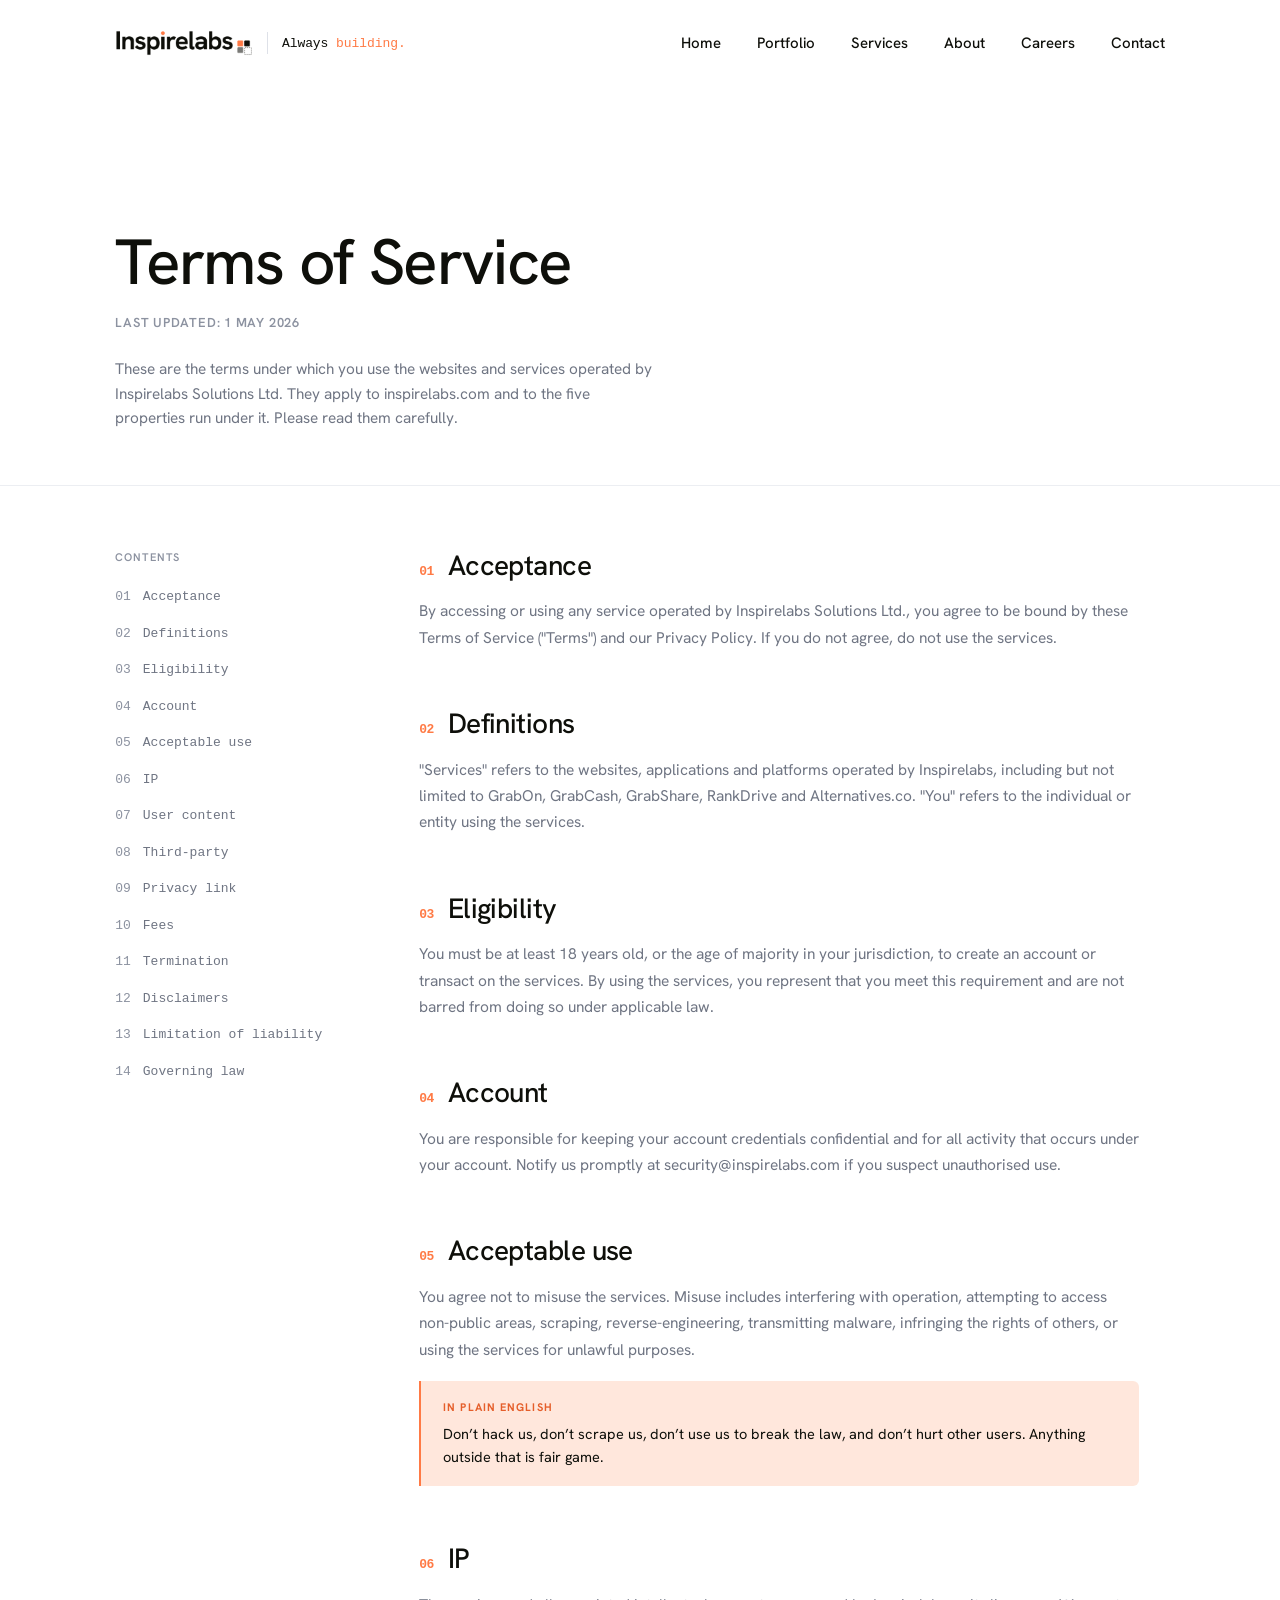
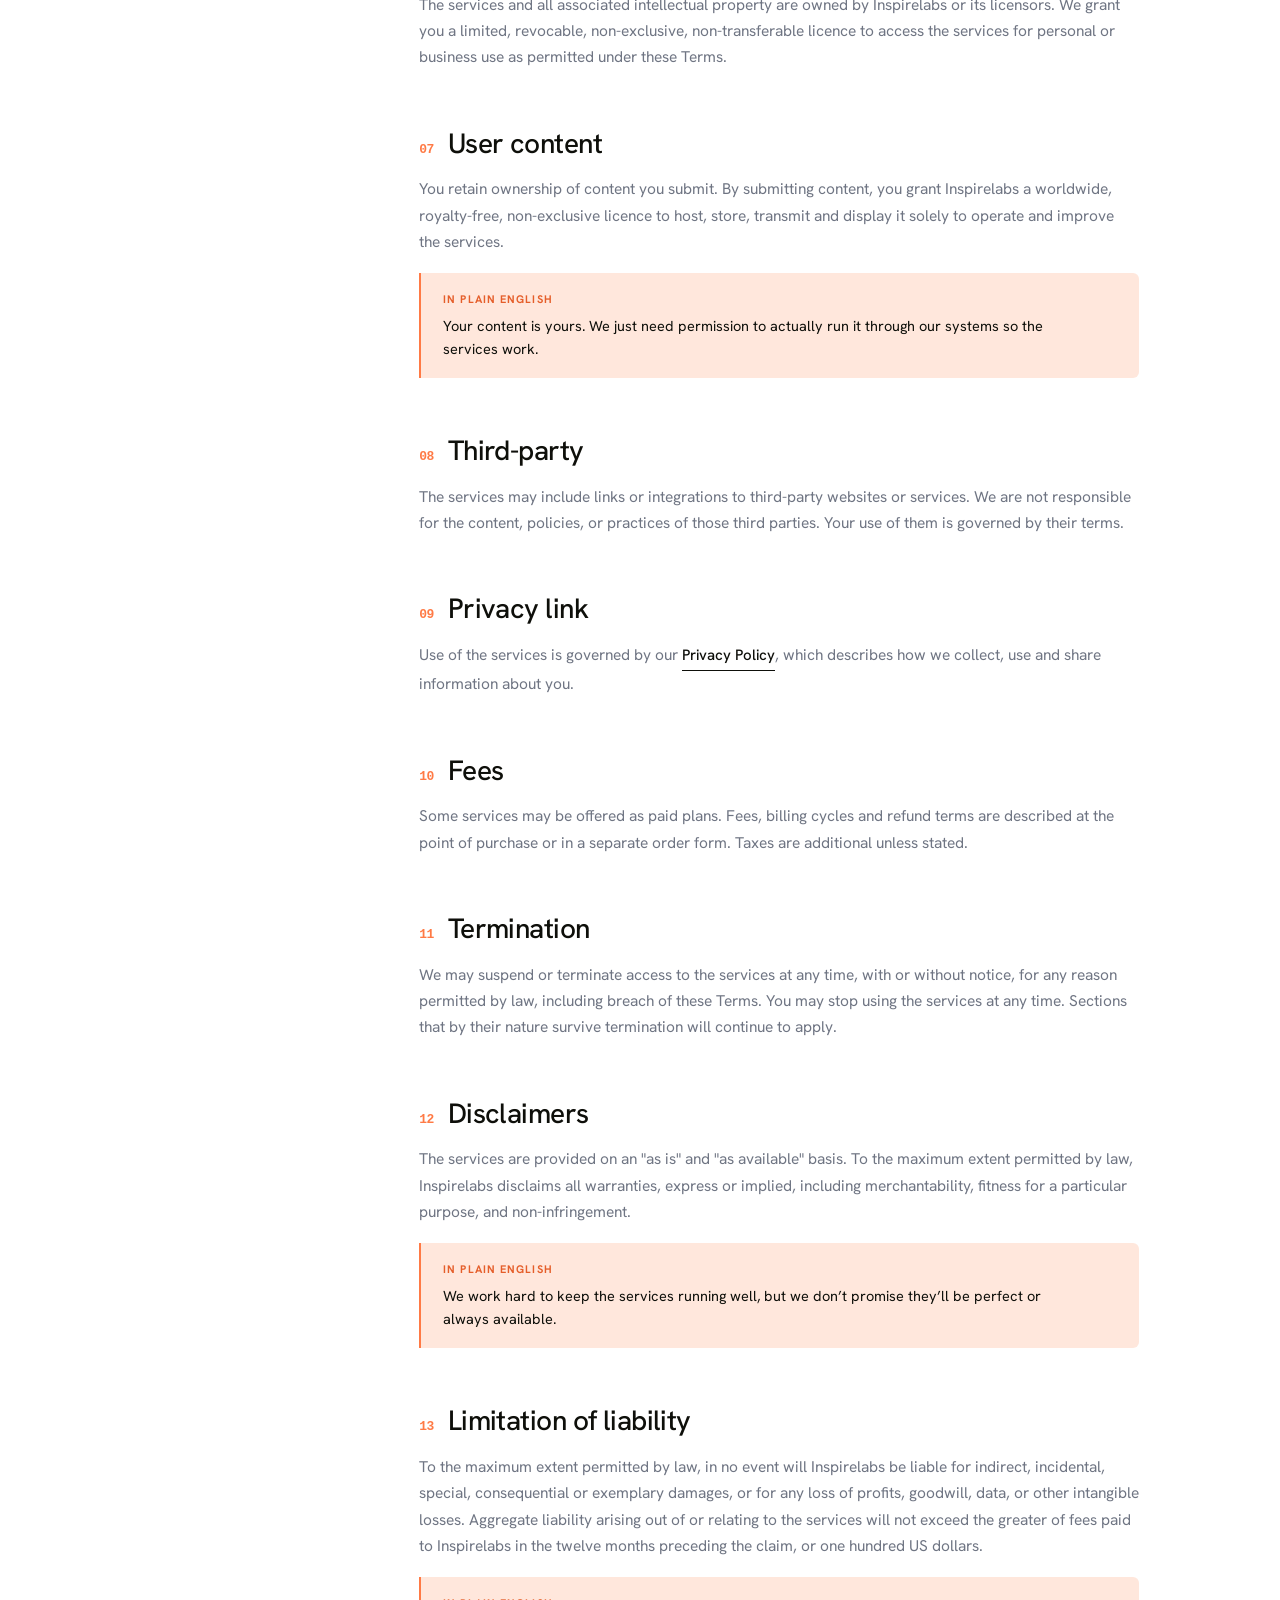
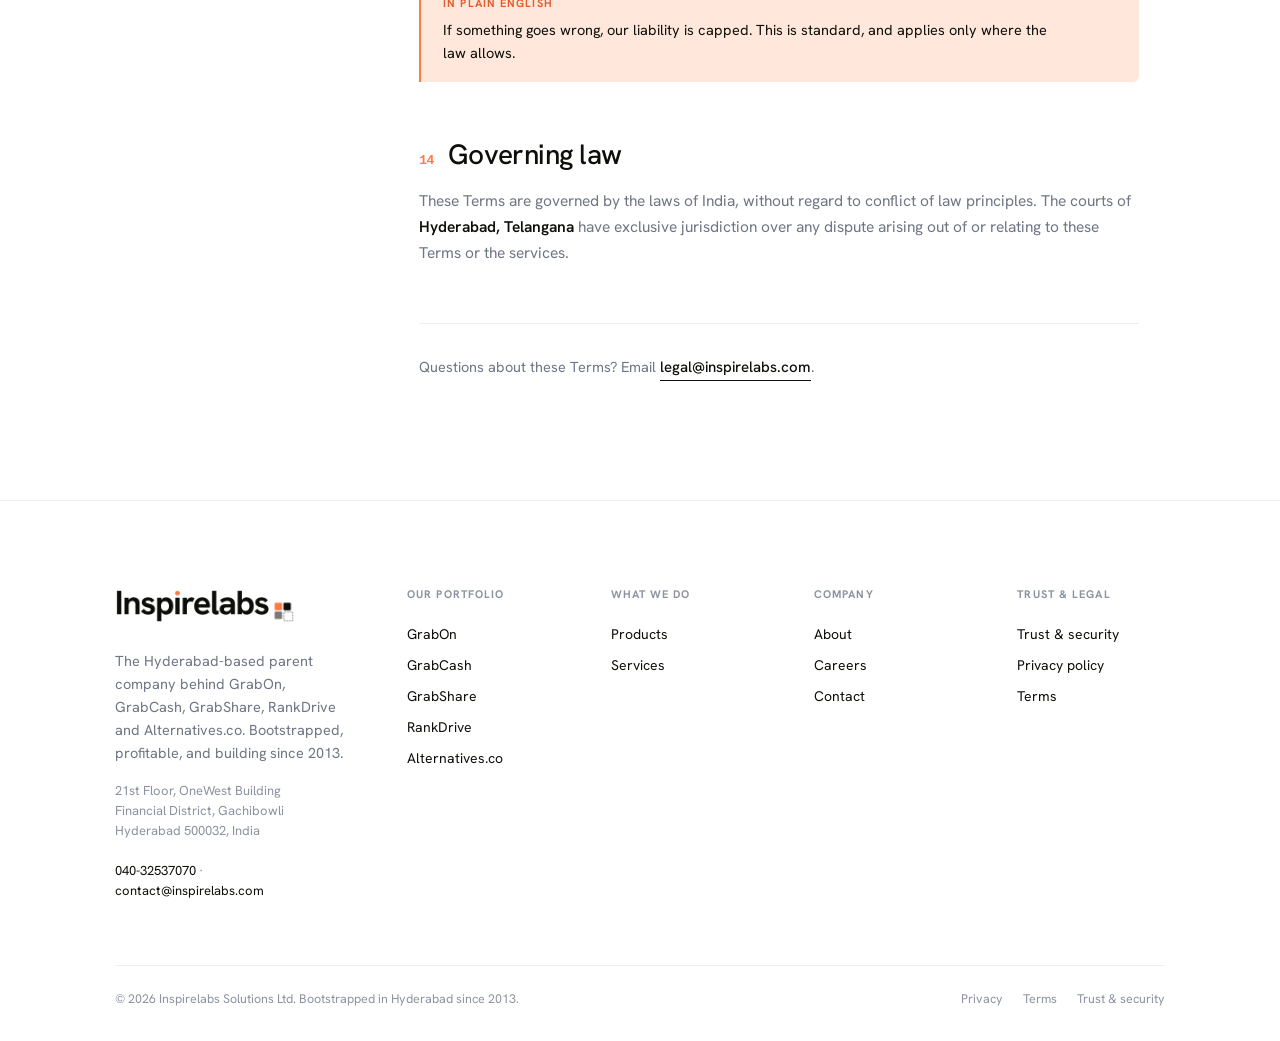
<file: terms.html>
<!DOCTYPE html>
<html lang="en">
<head>
<meta charset="UTF-8" />
<meta name="viewport" content="width=device-width, initial-scale=1.0" />
<title>Terms of Service | Inspirelabs</title>
<meta name="description" content="The terms governing your use of websites and services operated by Inspirelabs Solutions Ltd." />
<meta name="theme-color" content="#FFFFFF" />
<link rel="canonical" href="https://inspirelabs.com/terms.html" />
<meta property="og:type" content="website" />
<meta property="og:title" content="Terms of Service | Inspirelabs" />
<meta property="og:description" content="The terms governing your use of websites and services operated by Inspirelabs Solutions Ltd." />
<meta property="og:url" content="https://inspirelabs.com/terms.html" />
<meta property="og:image" content="https://inspirelabs.com/assets/brand/inspirelabs-share-card.png" />
<meta property="og:image:width" content="1200" />
<meta property="og:image:height" content="630" />
<meta property="og:site_name" content="Inspirelabs" />
<meta name="twitter:card" content="summary_large_image" />
<meta name="twitter:title" content="Terms of Service | Inspirelabs" />
<meta name="twitter:description" content="The terms governing your use of websites and services operated by Inspirelabs Solutions Ltd." />
<meta name="twitter:image" content="https://inspirelabs.com/assets/brand/inspirelabs-share-card.png" />
<link rel="icon" type="image/svg+xml" href="assets/brand/inspirelabs-mark.svg" />
<link rel="preconnect" href="https://fonts.googleapis.com" />
<link rel="preconnect" href="https://fonts.gstatic.com" crossorigin />
<link href="https://fonts.googleapis.com/css2?family=Hanken+Grotesk:wght@300..900&family=JetBrains+Mono:wght@400..700&display=swap" rel="stylesheet" />

<style>
:root {
  --white: #FFFFFF;
  --bg: #FFFFFF;
  --text: #0E0F0A;
  --text-secondary: #6F7583;
  --text-tertiary: #8C92A0;
  --hairline: #ECEEF2;
  --line: #DEE1E8;
  --accent: #FF7A45;
  --accent-soft: #FFE7DC;
  --accent-deep: #E55E2A;
  --max-w: 1800px;
  --pad-x: clamp(20px, 3vw, 56px);
  --ease: cubic-bezier(0.16, 1, 0.3, 1);
}

/* Brand: JetBrains Mono on all small labels / eyebrows / metadata */
.hero-eyebrow,
.hero-stamp,
.about-hero-eyebrow,
.section-eyebrow,
.plan-list-year,
.about-num-lbl,
.deliver-row-num,
.pillar-eyebrow,
.numbers-cell-lbl,
.biz-tile-tag,
.bleed-photo-stamp,
.fact-eyebrow,
.tile-eyebrow,
.category-eyebrow,
.kpi-label,
.tag-label,
.service-eyebrow,
.product-eyebrow,
.career-eyebrow,
.trust-eyebrow,
.insight-eyebrow,
.chapter-tag,
.chapter-num,
.eyebrow,
.meta-row,
.mono { font-family: 'JetBrains Mono', ui-monospace, SFMono-Regular, Menlo, monospace; }

* { box-sizing: border-box; margin: 0; padding: 0; }
html { scroll-behavior: smooth; }
body {
  font-family: 'Hanken Grotesk', -apple-system, BlinkMacSystemFont, 'Segoe UI', sans-serif;
  background: var(--bg); color: var(--text);
  font-size: 17px; font-weight: 400; line-height: 1.5;
  -webkit-font-smoothing: antialiased;
  -moz-osx-font-smoothing: grayscale;
  text-rendering: optimizeLegibility;
}
img, svg { display: block; max-width: 100%; }
a { color: inherit; text-decoration: none; }
button { font: inherit; cursor: pointer; border: none; background: none; color: inherit; }
ul, ol { list-style: none; }
::selection { background: var(--accent); color: var(--white); }
.container { width: min(88%, var(--max-w)); margin: 0 auto; padding: 0 var(--pad-x); }
@media (max-width: 1100px) { .container { width: 100%; } }

.nav {
  position: sticky; top: 0; z-index: 100;
  background: rgba(255, 255, 255, 0.92);
  backdrop-filter: saturate(140%) blur(14px);
  -webkit-backdrop-filter: saturate(140%) blur(14px);
  padding: 22px 0;
  border-bottom: 1px solid transparent;
  transition: border-color 0.25s var(--ease);
}
.nav.scrolled { border-bottom-color: var(--hairline); }
.nav-inner { display: flex; align-items: center; justify-content: space-between; gap: 32px; }
.nav-brand { display: inline-flex; align-items: center; color: var(--text); line-height: 1; }

.nav-brand .brand-logo { height: 26px; width: auto; display: block; }
.footer-brand-block .nav-brand .brand-logo { height: 34px; }
.nav.on-hero .nav-brand .brand-logo { filter: invert(1) brightness(2); }
.nav-brand .brand-sep { display: inline-block; width: 1px; height: 22px; background: var(--line); margin: 0 14px; }
.nav-brand .brand-tagline { font-family: ui-monospace, SFMono-Regular, Menlo, monospace; font-size: 13px; font-weight: 500; letter-spacing: -0.005em; color: var(--text); white-space: nowrap; }
.nav-brand .brand-tagline-accent { color: var(--accent); }
.footer-brand-block .nav-brand .brand-sep,
.footer-brand-block .nav-brand .brand-tagline { display: none; }
.nav.on-hero .nav-brand .brand-sep { background: rgba(255,255,255,0.25); }
.nav.on-hero .nav-brand .brand-tagline { color: var(--white); }
@media (max-width: 540px) { .nav-brand .brand-sep, .nav-brand .brand-tagline { display: none; } }
.nav-links { display: flex; gap: 36px; align-items: center; }
.nav-link { font-size: 15px; font-weight: 500; color: var(--text); padding: 10px 0; position: relative; transition: color 0.2s var(--ease); }
.nav-link:hover { color: var(--accent-deep); }
.nav-link:focus-visible { outline: 2px solid var(--accent); outline-offset: 6px; border-radius: 2px; }
.nav-brand:focus-visible { outline: 2px solid var(--accent); outline-offset: 6px; border-radius: 2px; }
.nav-toggle:focus-visible { outline: 2px solid var(--accent); outline-offset: 4px; }
.nav-toggle { display: none; width: 36px; height: 36px; }
.nav-toggle span { display: block; width: 22px; height: 1.5px; background: var(--text); margin: 5px auto; }
@media (max-width: 880px) {
  .nav-links { position: fixed; top: 0; left: 0; right: 0; height: 100vh; height: 100svh; background: var(--white); flex-direction: column; justify-content: center; align-items: center; gap: 28px; transform: translateY(-100%); transition: transform 0.3s var(--ease); z-index: 99; padding: 96px 24px 40px; display: flex; }
  .nav.is-open .nav-links { transform: translateY(0); }
  .nav-toggle { display: block; position: relative; z-index: 101; cursor: pointer; }
  .nav-toggle span { transition: transform 0.25s var(--ease), opacity 0.2s var(--ease); transform-origin: center; }
  .nav.is-open .nav-toggle span:nth-child(1) { transform: translateY(6.5px) rotate(45deg); }
  .nav.is-open .nav-toggle span:nth-child(2) { opacity: 0; }
  .nav.is-open .nav-toggle span:nth-child(3) { transform: translateY(-6.5px) rotate(-45deg); }
  .nav-link { font-size: 22px; padding: 8px 0; }
}

h1, h2, h3, h4, h5 { color: var(--text); font-weight: 400; letter-spacing: -0.02em; line-height: 1.06; text-wrap: balance; }
p, .lead, .section-intro { text-wrap: pretty; }
.display-1 { font-size: clamp(48px, 5.6vw, 104px); font-weight: 400; letter-spacing: -0.03em; line-height: 1.04; }
.display-2 { font-size: clamp(36px, 5vw, 72px); font-weight: 400; letter-spacing: -0.025em; line-height: 1.06; }

.section-eyebrow {
  display: inline-block;
  font-size: clamp(20px, 2.2vw, 26px);
  font-weight: 600; color: var(--text);
  letter-spacing: -0.02em;
  padding-bottom: 6px;
  border-bottom: 2px solid var(--accent);
  margin-bottom: 32px;
}
.tlink {
  display: inline-block; font-size: 15px; font-weight: 500; color: var(--text);
  padding-bottom: 2px; border-bottom: 1.5px solid var(--text);
  transition: color 0.2s var(--ease), border-color 0.2s var(--ease);
}
.tlink:hover { color: var(--accent-deep); border-color: var(--accent); }
.tlink:focus-visible { outline: 2px solid var(--accent); outline-offset: 4px; border-radius: 2px; }

.legal-hero {
  padding: clamp(96px, 11vw, 180px) 0 clamp(48px, 6vh, 72px);
  border-bottom: 1px solid var(--hairline);
}
.legal-hero h1 {
  font-size: clamp(40px, 5vw, 64px);
  font-weight: 500;
  letter-spacing: -0.025em;
  line-height: 1.05;
  max-width: 18ch;
}
.legal-hero-meta {
  margin-top: 18px;
  font-size: 13px;
  letter-spacing: 0.06em;
  text-transform: uppercase;
  color: var(--text-tertiary);
  font-weight: 600;
}
.legal-hero-summary {
  margin-top: 24px;
  font-size: clamp(15px, 1.2vw, 17px);
  line-height: 1.6;
  color: var(--text-secondary);
  max-width: 60ch;
}

.legal-layout {
  padding: clamp(56px, 7vh, 96px) 0;
  display: grid;
  grid-template-columns: 240px 1fr;
  gap: clamp(40px, 5vw, 80px);
  align-items: start;
}
.legal-toc {
  position: sticky; top: 96px;
  font-family: ui-monospace, SFMono-Regular, Menlo, Monaco, Consolas, monospace;
  font-size: 13px;
}
.legal-toc-label {
  font-size: 11px; letter-spacing: 0.10em;
  text-transform: uppercase;
  color: var(--text-tertiary); font-weight: 600;
  margin-bottom: 16px;
  font-family: 'Hanken Grotesk', sans-serif;
}
.legal-toc ol { display: flex; flex-direction: column; gap: 4px; }
.legal-toc a {
  display: flex; gap: 12px;
  padding: 6px 0;
  color: var(--text-secondary);
  border-bottom: 1px solid transparent;
  transition: color 0.2s var(--ease), border-color 0.2s var(--ease);
}
.legal-toc a:hover { color: var(--accent-deep); border-bottom-color: var(--accent); }
.legal-toc a .num { color: var(--text-tertiary); flex-shrink: 0; }

.legal-body { max-width: 720px; }
.legal-body section { padding: 0; margin: 0 0 56px; scroll-margin-top: 96px; }
.legal-body h2 {
  font-size: clamp(22px, 2.4vw, 28px);
  font-weight: 500;
  letter-spacing: -0.02em;
  line-height: 1.2;
  margin-bottom: 16px;
  display: flex; align-items: baseline; gap: 14px;
}
.legal-body h2 .num {
  font-family: ui-monospace, SFMono-Regular, Menlo, Monaco, Consolas, monospace;
  font-size: 13px;
  color: var(--accent);
  font-weight: 600;
}
.legal-body p,
.legal-body li {
  font-size: 15.5px;
  color: var(--text-secondary);
  line-height: 1.7;
  margin-bottom: 14px;
}
.legal-body ul { margin-left: 20px; margin-bottom: 14px; list-style: disc; }
.legal-body strong { color: var(--text); font-weight: 600; }
.legal-callout {
  margin-top: 18px;
  padding: 18px 22px;
  background: var(--accent-soft);
  border-left: 2px solid var(--accent);
  border-radius: 0 6px 6px 0;
}
.legal-callout p {
  font-size: 14.5px;
  color: var(--text);
  margin: 0;
  line-height: 1.6;
}
.legal-callout-label {
  font-size: 11px; letter-spacing: 0.10em;
  text-transform: uppercase;
  color: var(--accent-deep); font-weight: 700;
  margin-bottom: 6px;
}
.legal-foot {
  border-top: 1px solid var(--hairline);
  margin-top: 48px;
  padding-top: 32px;
  font-size: 14.5px;
  color: var(--text-secondary);
}

@media (max-width: 880px) {
  .legal-layout { grid-template-columns: 1fr; }
  .legal-toc { position: static; }
}

footer {
  padding: 88px 0 32px;
  background: var(--white);
  border-top: 1px solid var(--hairline);
  margin-top: 56px;
}
.footer-grid { display: grid; grid-template-columns: 1.6fr repeat(4, 1fr); gap: 56px; }
.footer-brand-block .nav-brand { font-size: 24px; }
.footer-brand-block p { margin-top: 18px; font-size: 14.5px; color: var(--text-secondary); line-height: 1.6; max-width: 36ch; }
.footer-brand-block address { margin-top: 16px; font-size: 13px; color: var(--text-tertiary); line-height: 1.55; font-style: normal; }
.footer-brand-block address a { color: var(--text); }
.footer-col h5 { font-size: 11px; font-weight: 700; letter-spacing: 0.10em; text-transform: uppercase; color: var(--text-tertiary); margin-bottom: 18px; }
.footer-col a { display: block; font-size: 14px; color: var(--text); padding: 5px 0; transition: color 0.2s var(--ease); }
.footer-col a:hover { color: var(--accent-deep); }
.footer-bottom { margin-top: 64px; padding-top: 24px; border-top: 1px solid var(--hairline); display: flex; justify-content: space-between; gap: 24px; flex-wrap: wrap; font-size: 12.5px; color: var(--text-tertiary); }
.footer-bottom-links { display: flex; gap: 20px; }
.footer-bottom-links a { color: var(--text-tertiary); }
.footer-bottom-links a:hover { color: var(--text); }
@media (max-width: 1000px) { .footer-grid { grid-template-columns: 1fr 1fr; gap: 40px; } .footer-brand-block { grid-column: 1 / -1; } }
@media (max-width: 600px) { .footer-grid { grid-template-columns: 1fr; } .footer-brand-block { grid-column: auto; } }
</style>
</head>

<body>

<header class="nav" id="nav">
  <div class="container nav-inner">
    <a href="index.html" class="nav-brand" aria-label="Inspirelabs, Always building"><img class="brand-logo" src="assets/brand/inspirelabs-wordmark.png" alt="Inspirelabs" /><span class="brand-sep" aria-hidden="true"></span><span class="brand-tagline">Always <span class="brand-tagline-accent">building.</span></span></a>
    <nav class="nav-links" id="primary-nav" aria-label="Primary">
      <a href="index.html" class="nav-link">Home</a>
      <a href="portfolio.html" class="nav-link">Portfolio</a>
      <a href="services.html" class="nav-link">Services</a>
      <a href="about.html" class="nav-link">About</a>
      <a href="careers.html" class="nav-link">Careers</a>
      <a href="contact.html" class="nav-link">Contact</a>
    </nav>
    <button class="nav-toggle" aria-label="Open menu" aria-expanded="false" aria-controls="primary-nav"><span></span><span></span><span></span></button>
  </div>
</header>

<main>

<section class="legal-hero">
  <div class="container">
    <h1>Terms of Service</h1>
    <div class="legal-hero-meta">Last updated: 1 May 2026</div>
    <p class="legal-hero-summary">These are the terms under which you use the websites and services operated by Inspirelabs Solutions Ltd. They apply to inspirelabs.com and to the five properties run under it. Please read them carefully.</p>
  </div>
</section>

<div class="container">
  <div class="legal-layout">
    <aside class="legal-toc" aria-label="Table of contents">
      <div class="legal-toc-label">Contents</div>
      <ol>
        <li><a href="#s1"><span class="num">01</span> Acceptance</a></li>
        <li><a href="#s2"><span class="num">02</span> Definitions</a></li>
        <li><a href="#s3"><span class="num">03</span> Eligibility</a></li>
        <li><a href="#s4"><span class="num">04</span> Account</a></li>
        <li><a href="#s5"><span class="num">05</span> Acceptable use</a></li>
        <li><a href="#s6"><span class="num">06</span> IP</a></li>
        <li><a href="#s7"><span class="num">07</span> User content</a></li>
        <li><a href="#s8"><span class="num">08</span> Third-party</a></li>
        <li><a href="#s9"><span class="num">09</span> Privacy link</a></li>
        <li><a href="#s10"><span class="num">10</span> Fees</a></li>
        <li><a href="#s11"><span class="num">11</span> Termination</a></li>
        <li><a href="#s12"><span class="num">12</span> Disclaimers</a></li>
        <li><a href="#s13"><span class="num">13</span> Limitation of liability</a></li>
        <li><a href="#s14"><span class="num">14</span> Governing law</a></li>
      </ol>
    </aside>

    <article class="legal-body">
      <section id="s1">
        <h2><span class="num">01</span> Acceptance</h2>
        <p>By accessing or using any service operated by Inspirelabs Solutions Ltd., you agree to be bound by these Terms of Service ("Terms") and our Privacy Policy. If you do not agree, do not use the services.</p>
      </section>

      <section id="s2">
        <h2><span class="num">02</span> Definitions</h2>
        <p>"Services" refers to the websites, applications and platforms operated by Inspirelabs, including but not limited to GrabOn, GrabCash, GrabShare, RankDrive and Alternatives.co. "You" refers to the individual or entity using the services.</p>
      </section>

      <section id="s3">
        <h2><span class="num">03</span> Eligibility</h2>
        <p>You must be at least 18 years old, or the age of majority in your jurisdiction, to create an account or transact on the services. By using the services, you represent that you meet this requirement and are not barred from doing so under applicable law.</p>
      </section>

      <section id="s4">
        <h2><span class="num">04</span> Account</h2>
        <p>You are responsible for keeping your account credentials confidential and for all activity that occurs under your account. Notify us promptly at <a href="mailto:security@inspirelabs.com">security@inspirelabs.com</a> if you suspect unauthorised use.</p>
      </section>

      <section id="s5">
        <h2><span class="num">05</span> Acceptable use</h2>
        <p>You agree not to misuse the services. Misuse includes interfering with operation, attempting to access non-public areas, scraping, reverse-engineering, transmitting malware, infringing the rights of others, or using the services for unlawful purposes.</p>
        <div class="legal-callout">
          <div class="legal-callout-label">In plain English</div>
          <p>Don&rsquo;t hack us, don&rsquo;t scrape us, don&rsquo;t use us to break the law, and don&rsquo;t hurt other users. Anything outside that is fair game.</p>
        </div>
      </section>

      <section id="s6">
        <h2><span class="num">06</span> IP</h2>
        <p>The services and all associated intellectual property are owned by Inspirelabs or its licensors. We grant you a limited, revocable, non-exclusive, non-transferable licence to access the services for personal or business use as permitted under these Terms.</p>
      </section>

      <section id="s7">
        <h2><span class="num">07</span> User content</h2>
        <p>You retain ownership of content you submit. By submitting content, you grant Inspirelabs a worldwide, royalty-free, non-exclusive licence to host, store, transmit and display it solely to operate and improve the services.</p>
        <div class="legal-callout">
          <div class="legal-callout-label">In plain English</div>
          <p>Your content is yours. We just need permission to actually run it through our systems so the services work.</p>
        </div>
      </section>

      <section id="s8">
        <h2><span class="num">08</span> Third-party</h2>
        <p>The services may include links or integrations to third-party websites or services. We are not responsible for the content, policies, or practices of those third parties. Your use of them is governed by their terms.</p>
      </section>

      <section id="s9">
        <h2><span class="num">09</span> Privacy link</h2>
        <p>Use of the services is governed by our <a href="privacy.html" class="tlink">Privacy Policy</a>, which describes how we collect, use and share information about you.</p>
      </section>

      <section id="s10">
        <h2><span class="num">10</span> Fees</h2>
        <p>Some services may be offered as paid plans. Fees, billing cycles and refund terms are described at the point of purchase or in a separate order form. Taxes are additional unless stated.</p>
      </section>

      <section id="s11">
        <h2><span class="num">11</span> Termination</h2>
        <p>We may suspend or terminate access to the services at any time, with or without notice, for any reason permitted by law, including breach of these Terms. You may stop using the services at any time. Sections that by their nature survive termination will continue to apply.</p>
      </section>

      <section id="s12">
        <h2><span class="num">12</span> Disclaimers</h2>
        <p>The services are provided on an "as is" and "as available" basis. To the maximum extent permitted by law, Inspirelabs disclaims all warranties, express or implied, including merchantability, fitness for a particular purpose, and non-infringement.</p>
        <div class="legal-callout">
          <div class="legal-callout-label">In plain English</div>
          <p>We work hard to keep the services running well, but we don&rsquo;t promise they&rsquo;ll be perfect or always available.</p>
        </div>
      </section>

      <section id="s13">
        <h2><span class="num">13</span> Limitation of liability</h2>
        <p>To the maximum extent permitted by law, in no event will Inspirelabs be liable for indirect, incidental, special, consequential or exemplary damages, or for any loss of profits, goodwill, data, or other intangible losses. Aggregate liability arising out of or relating to the services will not exceed the greater of fees paid to Inspirelabs in the twelve months preceding the claim, or one hundred US dollars.</p>
        <div class="legal-callout">
          <div class="legal-callout-label">In plain English</div>
          <p>If something goes wrong, our liability is capped. This is standard, and applies only where the law allows.</p>
        </div>
      </section>

      <section id="s14">
        <h2><span class="num">14</span> Governing law</h2>
        <p>These Terms are governed by the laws of India, without regard to conflict of law principles. The courts of <strong>Hyderabad, Telangana</strong> have exclusive jurisdiction over any dispute arising out of or relating to these Terms or the services.</p>
      </section>

      <div class="legal-foot">
        Questions about these Terms? Email <a href="mailto:legal@inspirelabs.com" class="tlink">legal@inspirelabs.com</a>.
      </div>
    </article>
  </div>
</div>

</main>

<footer>
  <div class="container">
    <div class="footer-grid">
      <div class="footer-brand-block">
        <a href="index.html" class="nav-brand" aria-label="Inspirelabs, Always building"><img class="brand-logo" src="assets/brand/inspirelabs-wordmark.png" alt="Inspirelabs" /><span class="brand-sep" aria-hidden="true"></span><span class="brand-tagline">Always <span class="brand-tagline-accent">building.</span></span></a>
        <p>The Hyderabad-based parent company behind GrabOn, GrabCash, GrabShare, RankDrive and Alternatives.co. Bootstrapped, profitable, and building since 2013.</p>
        <address>
          21st Floor, OneWest Building<br/>
          Financial District, Gachibowli<br/>
          Hyderabad 500032, India<br/><br/>
          <a href="tel:+914032537070">040-32537070</a> &middot; <a href="mailto:contact@inspirelabs.com">contact@inspirelabs.com</a>
        </address>
      </div>
      <div class="footer-col">
        <h5>Our portfolio</h5>
        <a href="https://www.grabon.in" target="_blank" rel="noopener">GrabOn</a>
        <a href="https://www.grabcash.in" target="_blank" rel="noopener">GrabCash</a>
        <a href="https://www.grabshare.com" target="_blank" rel="noopener">GrabShare</a>
        <a href="https://www.rankdrive.com" target="_blank" rel="noopener">RankDrive</a>
        <a href="https://alternatives.co" target="_blank" rel="noopener">Alternatives.co</a>
      </div>
      <div class="footer-col">
        <h5>What we do</h5>
        <a href="portfolio.html">Products</a>
        <a href="services.html">Services</a>      </div>
      <div class="footer-col">
        <h5>Company</h5>
        <a href="about.html">About</a>
        <a href="careers.html">Careers</a>        <a href="contact.html">Contact</a>
      </div>
      <div class="footer-col">
        <h5>Trust &amp; legal</h5>
        <a href="trust.html">Trust &amp; security</a>
        <a href="privacy.html">Privacy policy</a>
        <a href="terms.html">Terms</a>
      </div>
    </div>
    <div class="footer-bottom">
      <div>&copy; <span data-year>2026</span> Inspirelabs Solutions Ltd. Bootstrapped in Hyderabad since 2013.</div>
      <div class="footer-bottom-links">
 <a href="privacy.html">Privacy</a>
 <a href="terms.html">Terms</a>
 <a href="trust.html">Trust &amp; security</a>
 </div>
    </div>
  </div>
</footer>

<script>
(() => {
  const nav = document.getElementById('nav');
  if (!nav) return;
  const onScroll = () => {
    if (window.scrollY > 8) nav.classList.add('scrolled');
    else nav.classList.remove('scrolled');
  };
  window.addEventListener('scroll', onScroll, { passive: true });
  onScroll();
})();

(() => {
  const y = new Date().getFullYear();
  document.querySelectorAll('[data-year]').forEach(e => { e.textContent = y; });
})();

(() => {
  const nav = document.getElementById('nav');
  if (!nav) return;
  const btn = nav.querySelector('.nav-toggle');
  if (!btn) return;
  const close = () => { nav.classList.remove('is-open'); btn.setAttribute('aria-expanded', 'false'); btn.setAttribute('aria-label', 'Open menu'); document.body.style.overflow = ''; };
  btn.addEventListener('click', () => { const open = !nav.classList.contains('is-open'); nav.classList.toggle('is-open', open); btn.setAttribute('aria-expanded', String(open)); btn.setAttribute('aria-label', open ? 'Close menu' : 'Open menu'); document.body.style.overflow = open ? 'hidden' : ''; });
  nav.querySelectorAll('.nav-link').forEach(a => a.addEventListener('click', close));
  document.addEventListener('keydown', e => { if (e.key === 'Escape') close(); });
})();
</script>

</body>
</html>
</file>
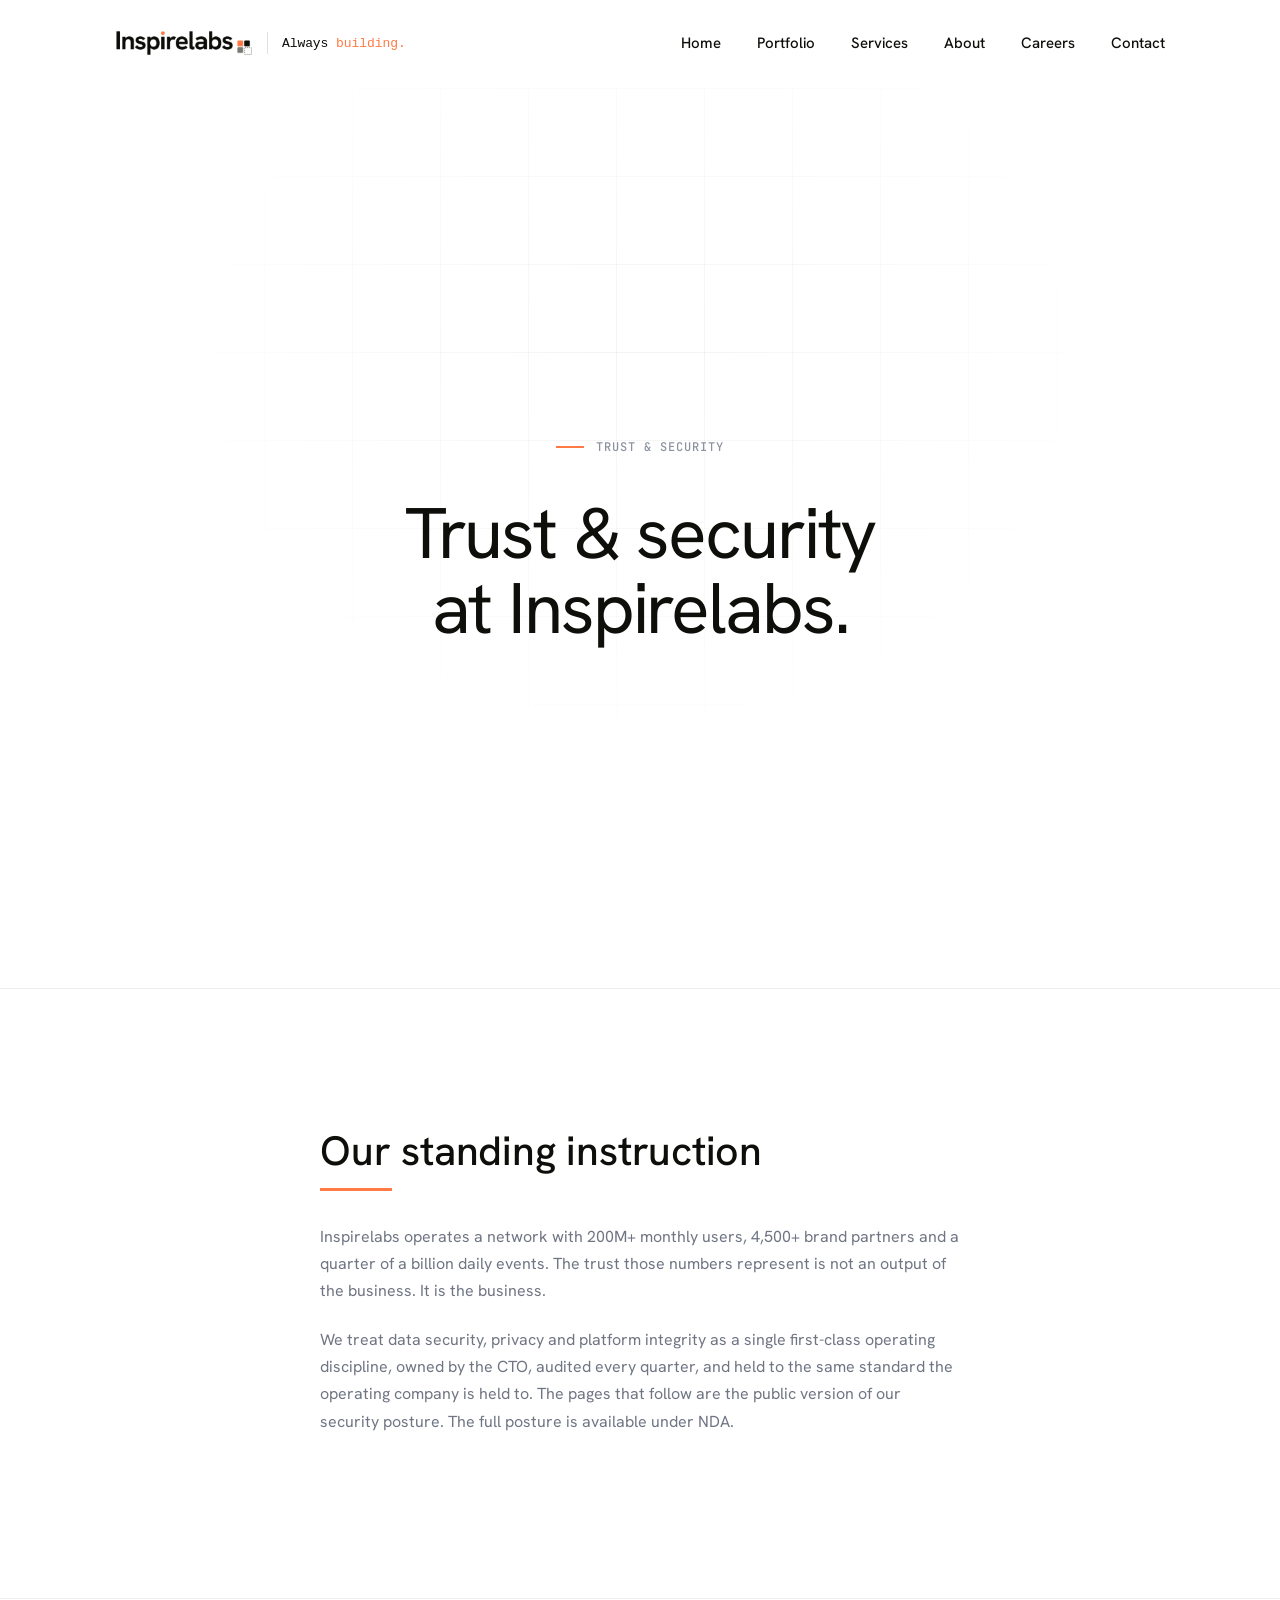
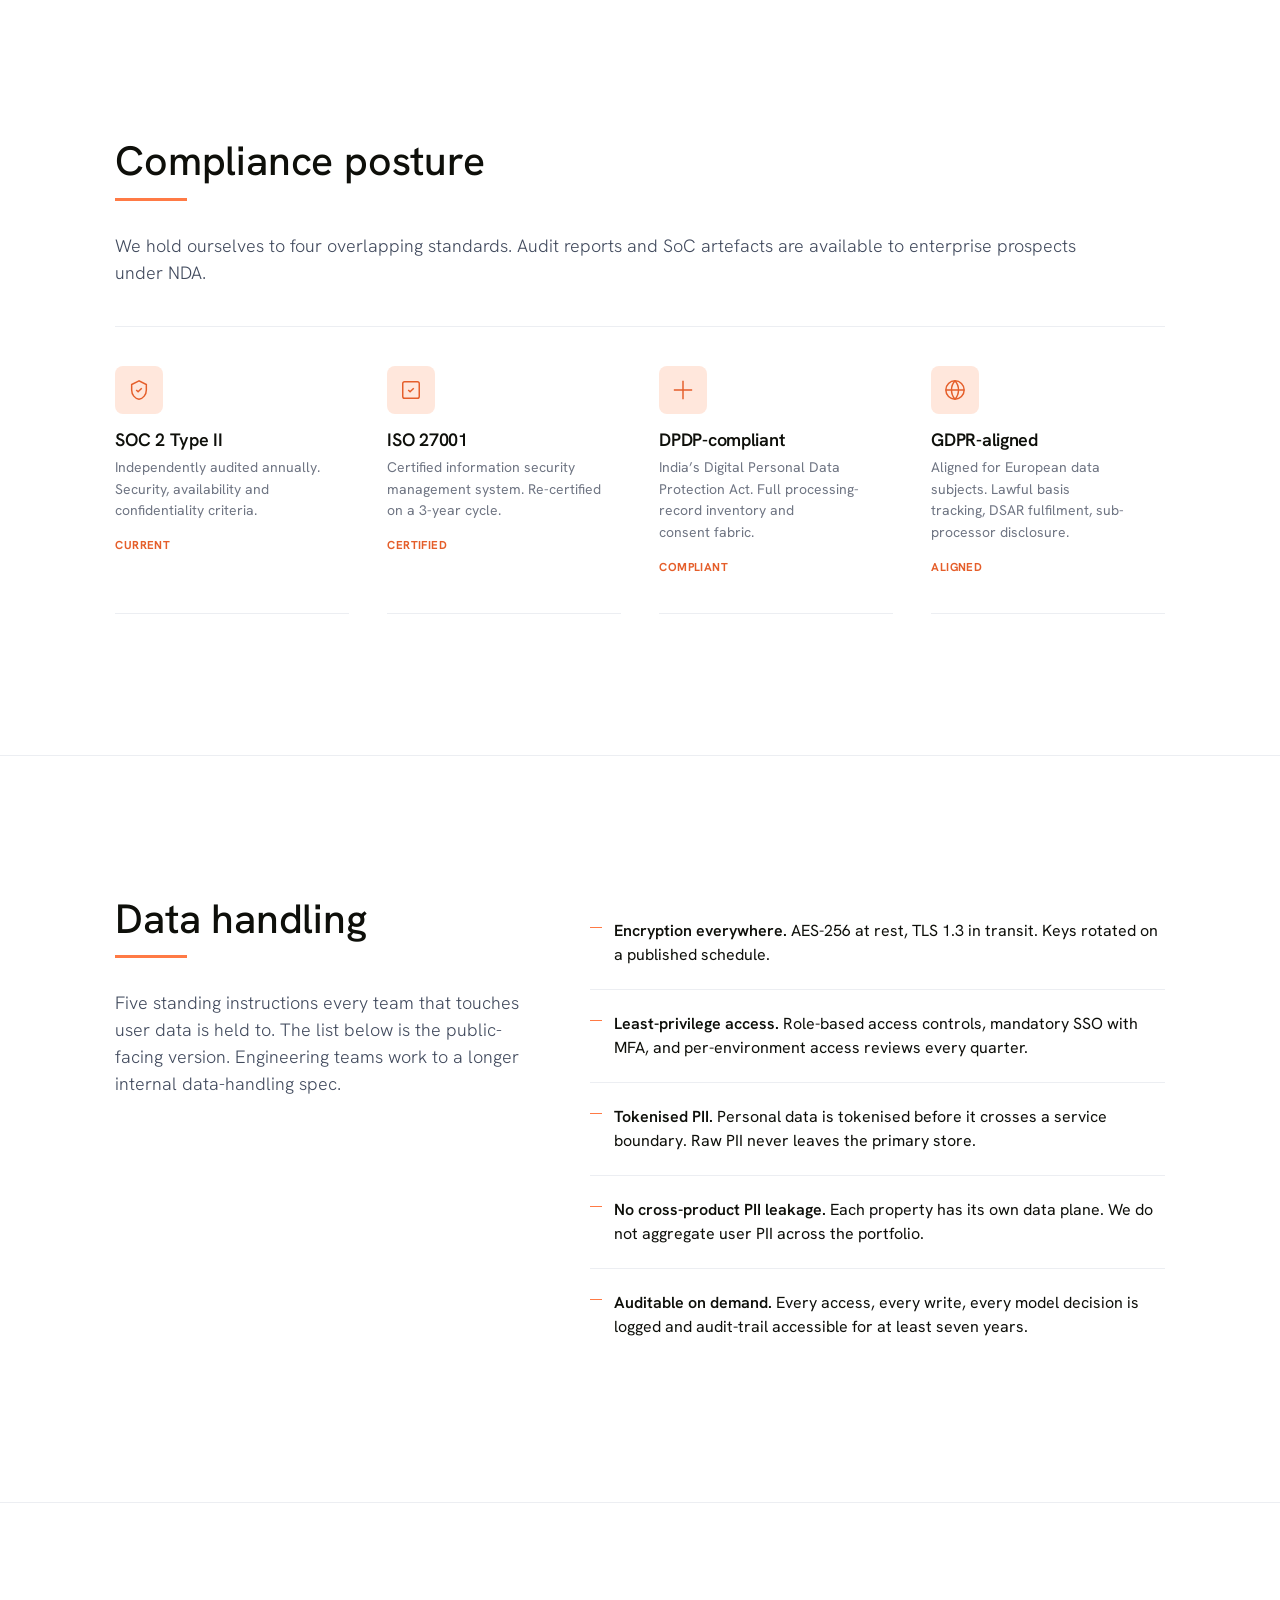
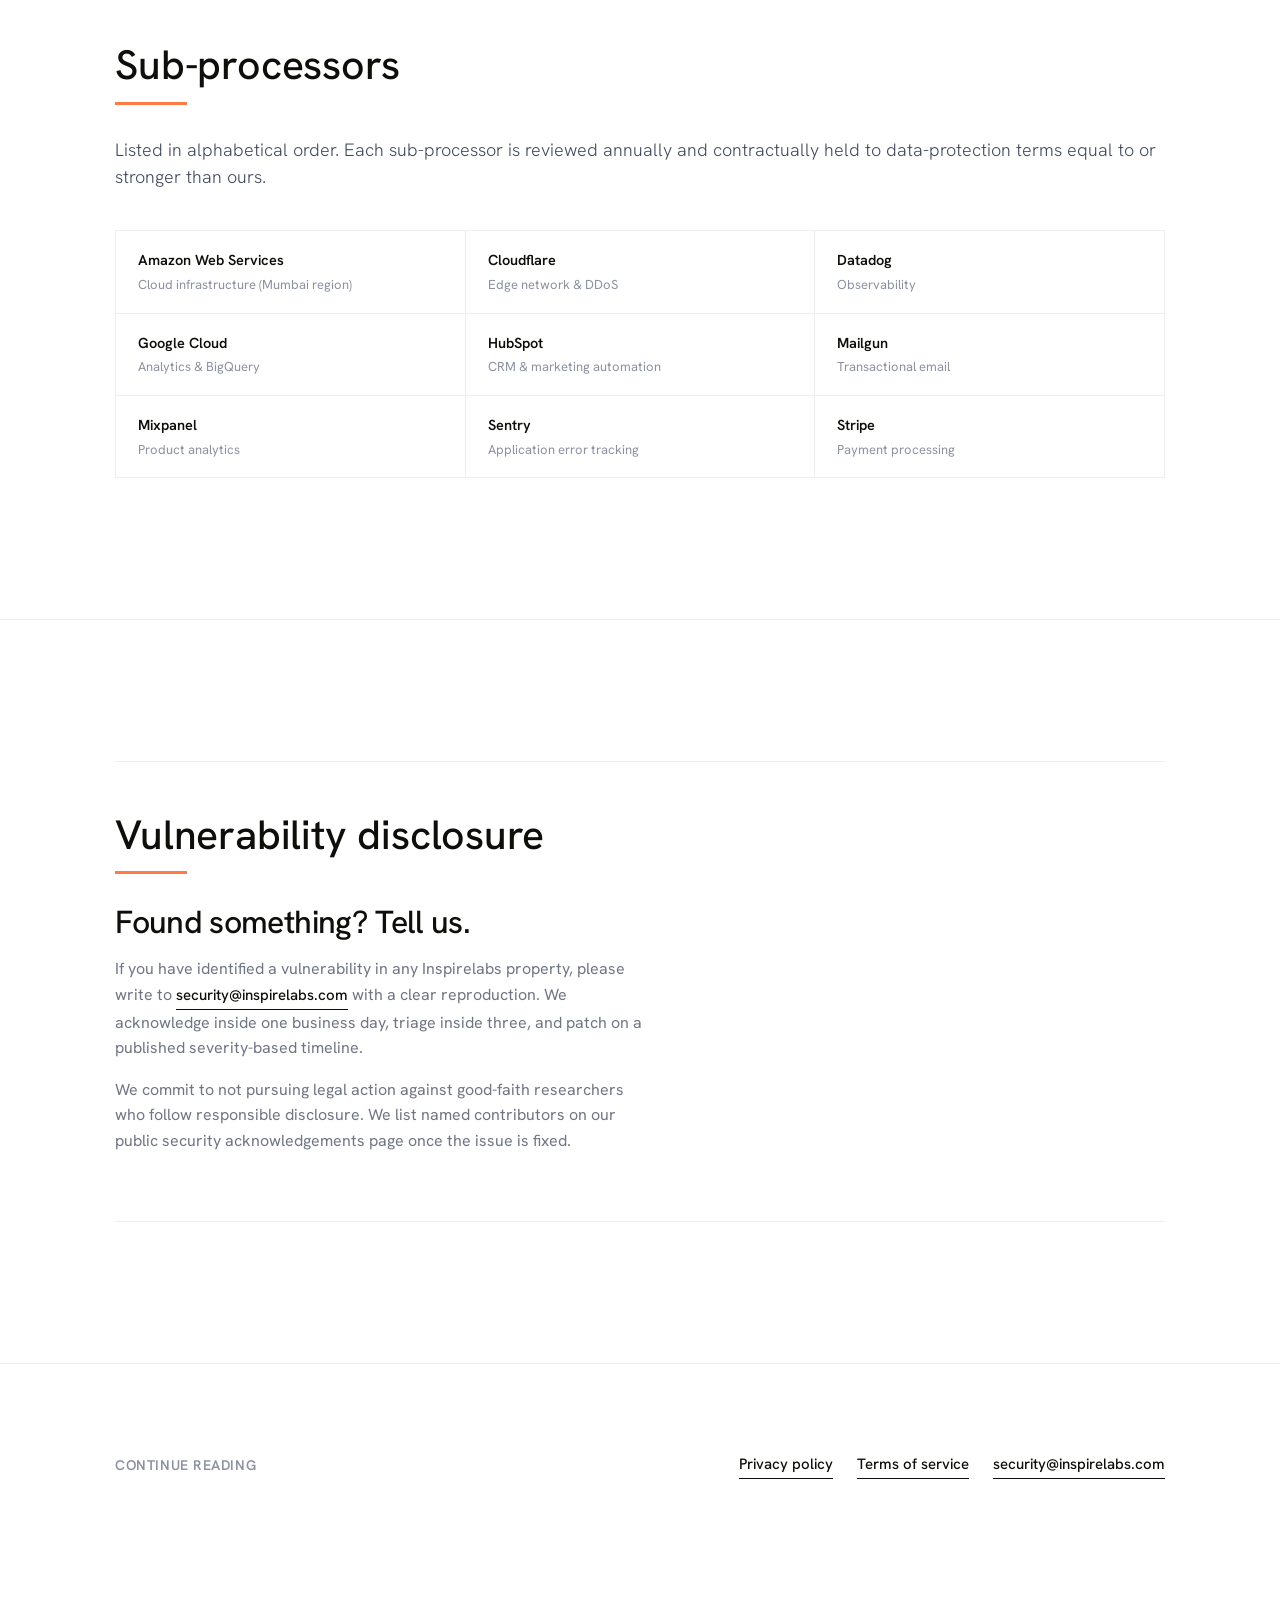
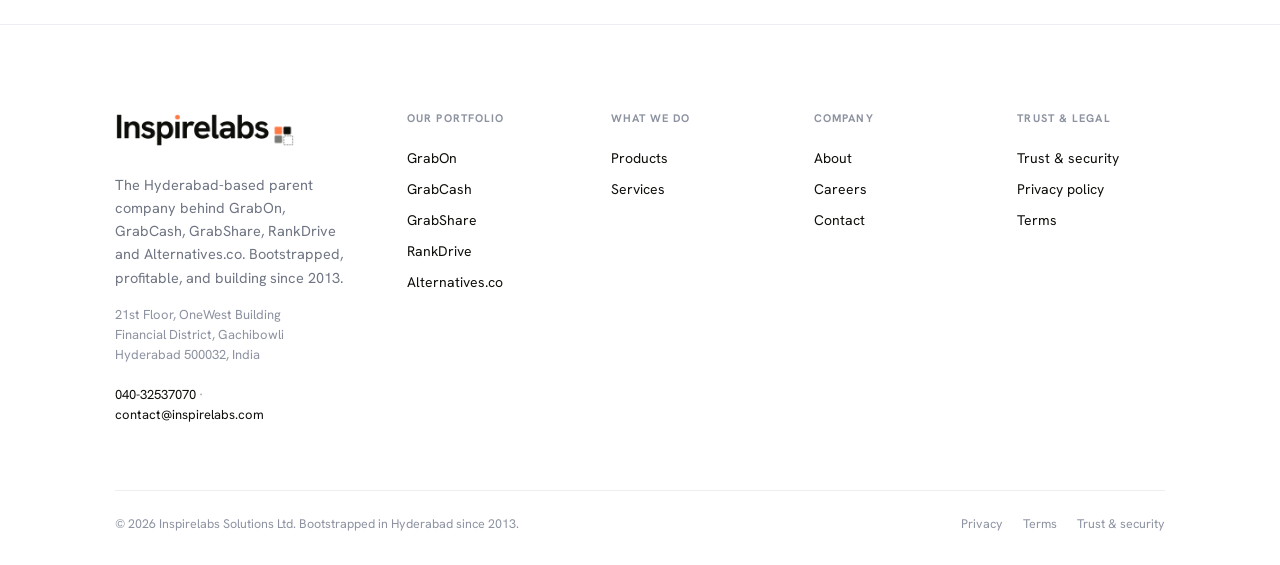
<file: trust.html>
<!DOCTYPE html>
<html lang="en">
<head>
<meta charset="UTF-8" />
<meta name="viewport" content="width=device-width, initial-scale=1.0" />
<title>Trust &amp; security | Inspirelabs</title>
<meta name="description" content="Trust and security at Inspirelabs. SOC 2 Type II, ISO 27001, DPDP-compliant, GDPR-aligned. Compliance posture, data handling and vulnerability disclosure." />
<meta name="theme-color" content="#FFFFFF" />
<link rel="canonical" href="https://inspirelabs.com/trust.html" />
<meta property="og:type" content="website" />
<meta property="og:title" content="Trust & security | Inspirelabs" />
<meta property="og:description" content="Trust and security at Inspirelabs. SOC 2 Type II, ISO 27001, DPDP-compliant, GDPR-aligned. Compliance posture, data handling and vulnerability disclosure." />
<meta property="og:url" content="https://inspirelabs.com/trust.html" />
<meta property="og:image" content="https://inspirelabs.com/assets/brand/inspirelabs-share-card.png" />
<meta property="og:image:width" content="1200" />
<meta property="og:image:height" content="630" />
<meta property="og:site_name" content="Inspirelabs" />
<meta name="twitter:card" content="summary_large_image" />
<meta name="twitter:title" content="Trust & security | Inspirelabs" />
<meta name="twitter:description" content="Trust and security at Inspirelabs. SOC 2 Type II, ISO 27001, DPDP-compliant, GDPR-aligned. Compliance posture, data handling and vulnerability disclosure." />
<meta name="twitter:image" content="https://inspirelabs.com/assets/brand/inspirelabs-share-card.png" />
<link rel="icon" type="image/svg+xml" href="assets/brand/inspirelabs-mark.svg" />
<link rel="preconnect" href="https://fonts.googleapis.com" />
<link rel="preconnect" href="https://fonts.gstatic.com" crossorigin />
<link href="https://fonts.googleapis.com/css2?family=Hanken+Grotesk:wght@300..900&family=JetBrains+Mono:wght@400..700&display=swap" rel="stylesheet" />

<style>
:root { --white: #FFFFFF; --bg: #FFFFFF; --text: #0E0F0A; --text-secondary: #6F7583; --text-tertiary: #8C92A0; --hairline: #ECEEF2; --line: #DEE1E8; --accent: #FF7A45; --accent-soft: #FFE7DC; --accent-deep: #E55E2A; --tile-dark: #0F1117; --max-w: 1800px; --pad-x: clamp(20px, 3vw, 56px); --ease: cubic-bezier(0.16, 1, 0.3, 1); }

/* Brand: JetBrains Mono on all small labels / eyebrows / metadata */
.hero-eyebrow,
.hero-stamp,
.about-hero-eyebrow,
.section-eyebrow,
.plan-list-year,
.about-num-lbl,
.deliver-row-num,
.pillar-eyebrow,
.numbers-cell-lbl,
.biz-tile-tag,
.bleed-photo-stamp,
.fact-eyebrow,
.tile-eyebrow,
.category-eyebrow,
.kpi-label,
.tag-label,
.service-eyebrow,
.product-eyebrow,
.career-eyebrow,
.trust-eyebrow,
.insight-eyebrow,
.chapter-tag,
.chapter-num,
.eyebrow,
.meta-row,
.mono { font-family: 'JetBrains Mono', ui-monospace, SFMono-Regular, Menlo, monospace; }

* { box-sizing: border-box; margin: 0; padding: 0; }
html { scroll-behavior: smooth; }
body { font-family: 'Hanken Grotesk', -apple-system, BlinkMacSystemFont, 'Segoe UI', sans-serif; background: var(--bg); color: var(--text); font-size: 17px; font-weight: 400; line-height: 1.5; -webkit-font-smoothing: antialiased; }
img, svg { display: block; max-width: 100%; }
a { color: inherit; text-decoration: none; }
button { font: inherit; cursor: pointer; border: none; background: none; color: inherit; }
ul, ol { list-style: none; }
::selection { background: var(--accent); color: var(--white); }
.container { width: min(88%, var(--max-w)); margin: 0 auto; padding: 0 var(--pad-x); }
@media (max-width: 1100px) { .container { width: 100%; } }

.nav { position: sticky; top: 0; z-index: 100; background: rgba(255, 255, 255, 0.92); backdrop-filter: saturate(140%) blur(14px); padding: 22px 0; border-bottom: 1px solid transparent; transition: border-color 0.25s var(--ease); }
.nav.scrolled { border-bottom-color: var(--hairline); }
.nav-inner { display: flex; align-items: center; justify-content: space-between; gap: 32px; }
.nav-brand { display: inline-flex; align-items: center; color: var(--text); line-height: 1; }

.nav-brand .brand-logo { height: 26px; width: auto; display: block; }
.footer-brand-block .nav-brand .brand-logo { height: 34px; }
.nav.on-hero .nav-brand .brand-logo { filter: invert(1) brightness(2); }
.nav-brand .brand-sep { display: inline-block; width: 1px; height: 22px; background: var(--line); margin: 0 14px; }
.nav-brand .brand-tagline { font-family: ui-monospace, SFMono-Regular, Menlo, monospace; font-size: 13px; font-weight: 500; letter-spacing: -0.005em; color: var(--text); white-space: nowrap; }
.nav-brand .brand-tagline-accent { color: var(--accent); }
.footer-brand-block .nav-brand .brand-sep,
.footer-brand-block .nav-brand .brand-tagline { display: none; }
.nav.on-hero .nav-brand .brand-sep { background: rgba(255,255,255,0.25); }
.nav.on-hero .nav-brand .brand-tagline { color: var(--white); }
@media (max-width: 540px) { .nav-brand .brand-sep, .nav-brand .brand-tagline { display: none; } }
.nav-links { display: flex; gap: 36px; align-items: center; }
.nav-link { font-size: 15px; font-weight: 500; color: var(--text); padding: 10px 0; position: relative; transition: color 0.2s var(--ease); }
.nav-link:hover { color: var(--accent-deep); }
.nav-link:focus-visible { outline: 2px solid var(--accent); outline-offset: 6px; border-radius: 2px; }
.nav-brand:focus-visible { outline: 2px solid var(--accent); outline-offset: 6px; border-radius: 2px; }
.nav-toggle:focus-visible { outline: 2px solid var(--accent); outline-offset: 4px; }
.nav-link.active::after { content: ''; position: absolute; bottom: 4px; left: 0; right: 0; height: 2px; background: var(--accent); }
.nav-toggle { display: none; width: 36px; height: 36px; }
.nav-toggle span { display: block; width: 22px; height: 1.5px; background: var(--text); margin: 5px auto; }
@media (max-width: 880px) {
  .nav-links { position: fixed; top: 0; left: 0; right: 0; height: 100vh; height: 100svh; background: var(--white); flex-direction: column; justify-content: center; align-items: center; gap: 28px; transform: translateY(-100%); transition: transform 0.3s var(--ease); z-index: 99; padding: 96px 24px 40px; display: flex; }
  .nav.is-open .nav-links { transform: translateY(0); }
  .nav-toggle { display: block; position: relative; z-index: 101; cursor: pointer; }
  .nav-toggle span { transition: transform 0.25s var(--ease), opacity 0.2s var(--ease); transform-origin: center; }
  .nav.is-open .nav-toggle span:nth-child(1) { transform: translateY(6.5px) rotate(45deg); }
  .nav.is-open .nav-toggle span:nth-child(2) { opacity: 0; }
  .nav.is-open .nav-toggle span:nth-child(3) { transform: translateY(-6.5px) rotate(-45deg); }
  .nav-link { font-size: 22px; padding: 8px 0; }
}

h1, h2, h3, h4, h5 { color: var(--text); font-weight: 400; letter-spacing: -0.02em; line-height: 1.06; text-wrap: balance; }
p, .lead, .section-intro { text-wrap: pretty; }
.display-1 { font-size: clamp(48px, 5.6vw, 104px); font-weight: 400; letter-spacing: -0.03em; line-height: 1.04; }
.display-2 { font-size: clamp(36px, 5vw, 72px); font-weight: 400; letter-spacing: -0.025em; line-height: 1.06; }
.display-3 { font-size: clamp(24px, 3vw, 36px); font-weight: 400; letter-spacing: -0.02em; line-height: 1.15; }

section { padding: clamp(96px, 11vw, 180px) 0; position: relative; }
section.tight { padding: clamp(64px, 7vw, 110px) 0; }
.section-eyebrow { display: inline-block; font-size: clamp(20px, 2.2vw, 26px); font-weight: 600; color: var(--text); letter-spacing: -0.02em; padding-bottom: 6px; border-bottom: 2px solid var(--accent); margin-bottom: 32px; }
.section-title-xl { position: relative; font-size: clamp(30px, 3.2vw, 48px); font-weight: 500; color: var(--text); letter-spacing: -0.005em; line-height: 1.08; margin: 0 0 32px; text-wrap: balance; max-width: 24ch; }
.section-title-xl::after { content: ''; display: block; width: 72px; height: 3px; background: var(--accent); margin-top: 14px; }
.biz-intro { font-size: clamp(16px, 1.4vw, 20px); font-weight: 300; line-height: 1.5; color: #414A5D; max-width: 100%; width: 100%; text-wrap: pretty; }
.section-intro { font-size: clamp(15px, 1.2vw, 17px); line-height: 1.6; color: var(--text-secondary); max-width: 64ch; }
.tlink { display: inline-block; font-size: 15px; font-weight: 500; color: var(--text); padding-bottom: 2px; border-bottom: 1.5px solid var(--text); transition: color 0.2s var(--ease), border-color 0.2s var(--ease); }
.tlink:hover { color: var(--accent-deep); border-color: var(--accent); }
.tlink:focus-visible { outline: 2px solid var(--accent); outline-offset: 4px; border-radius: 2px; }

.hero {
  position: relative;
  min-height: 100vh;
  min-height: 100svh;
  padding: clamp(64px, 8vh, 120px) 0;
  overflow: hidden;
  text-align: center;
  display: flex;
  flex-direction: column;
  justify-content: center;
}
.hero-grid { position: absolute; inset: 0; background-image: linear-gradient(to right, rgba(15, 17, 23, 0.05) 1px, transparent 1px), linear-gradient(to bottom, rgba(15, 17, 23, 0.05) 1px, transparent 1px); background-size: 88px 88px; mask-image: radial-gradient(ellipse 50% 60% at 50% 30%, black 0%, transparent 75%); -webkit-mask-image: radial-gradient(ellipse 50% 60% at 50% 30%, black 0%, transparent 75%); pointer-events: none; z-index: 0; }
.hero-inner { position: relative; z-index: 1; }
.hero-eyebrow { font-size: 12px; letter-spacing: 0.08em; text-transform: uppercase; color: var(--text-tertiary); font-weight: 500; display: inline-flex; align-items: center; gap: 12px; margin-bottom: 40px; }
.hero-eyebrow::before { content: ''; width: 28px; height: 1.5px; background: var(--accent); }
.hero h1 { max-width: 22ch; margin: 0 auto; }

/* Editorial */
.editorial { max-width: 64ch; margin: 0 auto; }
.editorial p { font-size: clamp(16px, 1.2vw, 18px); line-height: 1.7; color: var(--text-secondary); margin-bottom: 22px; }

/* Compliance grid */
.compliance { display: grid; grid-template-columns: repeat(4, 1fr); column-gap: clamp(32px, 3vw, 56px); row-gap: 0; border-top: 1px solid var(--hairline); }
.compliance-card { padding: clamp(28px, 3vw, 40px) 0; border: none; border-bottom: 1px solid var(--hairline); background: none; }
.compliance-icon { width: 48px; height: 48px; border-radius: 8px; background: var(--accent-soft); color: var(--accent-deep); display: flex; align-items: center; justify-content: center; margin-bottom: 16px; }
.compliance-card h4 { font-size: 18px; font-weight: 600; letter-spacing: -0.015em; margin-bottom: 8px; }
.compliance-card p { font-size: 14px; color: var(--text-secondary); line-height: 1.55; margin-bottom: 14px; }
.compliance-status { font-size: 11.5px; color: var(--accent-deep); letter-spacing: 0.04em; text-transform: uppercase; font-weight: 700; }
@media (max-width: 880px) { .compliance { grid-template-columns: 1fr 1fr; } }
@media (max-width: 540px) { .compliance { grid-template-columns: 1fr; } }

/* Data handling */
.handling { display: grid; grid-template-columns: 1fr 1.4fr; gap: clamp(40px, 5vw, 80px); align-items: start; }
.handling-list li { padding: 22px 0 22px 24px; border-bottom: 1px solid var(--hairline); position: relative; font-size: 16px; line-height: 1.5; color: var(--text); }
.handling-list li:last-child { border-bottom: none; }
.handling-list li::before { content: ''; position: absolute; left: 0; top: 30px; width: 12px; height: 1.5px; background: var(--accent); }
.handling-list li strong { font-weight: 600; }
@media (max-width: 880px) { .handling { grid-template-columns: 1fr; } }

/* Sub-processors list */
.subproc { display: grid; grid-template-columns: 1fr 1fr 1fr; gap: 0; border-top: 1px solid var(--hairline); border-left: 1px solid var(--hairline); }
.subproc-row { padding: 18px 22px; border-right: 1px solid var(--hairline); border-bottom: 1px solid var(--hairline); display: flex; flex-direction: column; gap: 4px; }
.subproc-row strong { font-size: 14.5px; font-weight: 600; color: var(--text); }
.subproc-row span { font-size: 13px; color: var(--text-tertiary); }
@media (max-width: 880px) { .subproc { grid-template-columns: 1fr 1fr; } }
@media (max-width: 540px) { .subproc { grid-template-columns: 1fr; } }

/* Vuln disclosure */
.vuln { padding: clamp(36px, 4vw, 56px) 0; border: none; border-top: 1px solid var(--hairline); border-bottom: 1px solid var(--hairline); border-radius: 0; }
.vuln h3 { font-size: clamp(24px, 2.5vw, 32px); font-weight: 500; letter-spacing: -0.02em; margin-bottom: 16px; }
.vuln p { font-size: 16px; color: var(--text-secondary); line-height: 1.6; margin-bottom: 16px; max-width: 60ch; }

footer { padding: 88px 0 32px; background: var(--white); border-top: 1px solid var(--hairline); margin-top: 56px; }
.footer-grid { display: grid; grid-template-columns: 1.6fr repeat(4, 1fr); gap: 56px; }
.footer-brand-block .nav-brand { font-size: 24px; }
.footer-brand-block p { margin-top: 18px; font-size: 14.5px; color: var(--text-secondary); line-height: 1.6; max-width: 36ch; }
.footer-brand-block address { margin-top: 16px; font-size: 13px; color: var(--text-tertiary); line-height: 1.55; font-style: normal; }
.footer-brand-block address a { color: var(--text); }
.footer-col h5 { font-size: 11px; font-weight: 700; letter-spacing: 0.10em; text-transform: uppercase; color: var(--text-tertiary); margin-bottom: 18px; }
.footer-col a { display: block; font-size: 14px; color: var(--text); padding: 5px 0; }
.footer-col a:hover { color: var(--accent-deep); }
.footer-bottom { margin-top: 64px; padding-top: 24px; border-top: 1px solid var(--hairline); display: flex; justify-content: space-between; gap: 24px; flex-wrap: wrap; font-size: 12.5px; color: var(--text-tertiary); }
.footer-bottom-links { display: flex; gap: 20px; }
.footer-bottom-links a { color: var(--text-tertiary); }
.footer-bottom-links a:hover { color: var(--text); }
@media (max-width: 1000px) { .footer-grid { grid-template-columns: 1fr 1fr; gap: 40px; } .footer-brand-block { grid-column: 1 / -1; } }
@media (max-width: 600px) { .footer-grid { grid-template-columns: 1fr; } .footer-brand-block { grid-column: auto; } }

.reveal { opacity: 0; transform: translateY(16px); transition: opacity 0.7s var(--ease), transform 0.7s var(--ease); }
.reveal.in-view { opacity: 1; transform: none; }
@media (prefers-reduced-motion: reduce) { .reveal { opacity: 1; transform: none; transition: none; } html { scroll-behavior: auto; } }
</style>
</head>

<body>

<header class="nav" id="nav">
  <div class="container nav-inner">
    <a href="index.html" class="nav-brand" aria-label="Inspirelabs, Always building"><img class="brand-logo" src="assets/brand/inspirelabs-wordmark.png" alt="Inspirelabs" /><span class="brand-sep" aria-hidden="true"></span><span class="brand-tagline">Always <span class="brand-tagline-accent">building.</span></span></a>
    <nav class="nav-links" id="primary-nav" aria-label="Primary">
      <a href="index.html" class="nav-link">Home</a>
      <a href="portfolio.html" class="nav-link">Portfolio</a>
      <a href="services.html" class="nav-link">Services</a>
      <a href="about.html" class="nav-link">About</a>
      <a href="careers.html" class="nav-link">Careers</a>
      <a href="contact.html" class="nav-link">Contact</a>
    </nav>
    <button class="nav-toggle" aria-label="Open menu" aria-expanded="false" aria-controls="primary-nav"><span></span><span></span><span></span></button>
  </div>
</header>

<main>

<section class="hero">
  <div class="hero-grid"></div>
  <div class="container hero-inner">
    <div class="hero-eyebrow">Trust &amp; security</div>
    <h1 class="display-1">Trust &amp; security at Inspirelabs.</h1>
  </div>
</section>

<!-- Editorial intro -->
<section style="border-top: 1px solid var(--hairline);">
  <div class="container">
    <div class="reveal editorial">
      <h2 class="section-title-xl" style="text-align: left; margin: 0 0 32px;">Our standing instruction</h2>
      <p>Inspirelabs operates a network with 200M+ monthly users, 4,500+ brand partners and a quarter of a billion daily events. The trust those numbers represent is not an output of the business. It is the business.</p>
      <p>We treat data security, privacy and platform integrity as a single first-class operating discipline, owned by the CTO, audited every quarter, and held to the same standard the operating company is held to. The pages that follow are the public version of our security posture. The full posture is available under NDA.</p>
    </div>
  </div>
</section>

<!-- Compliance posture -->
<section style="border-top: 1px solid var(--hairline);">
  <div class="container">
    <div class="reveal">
      <h2 class="section-title-xl">Compliance posture</h2>
      <p class="biz-intro" style="margin-bottom: 40px;">We hold ourselves to four overlapping standards. Audit reports and SoC artefacts are available to enterprise prospects under NDA.</p>
    </div>
    <div class="compliance reveal">
      <article class="compliance-card">
        <div class="compliance-icon">
          <svg width="22" height="22" viewBox="0 0 24 24" fill="none" stroke="currentColor" stroke-width="1.6"><path d="M12 2L4 6v6c0 5 3.5 9.5 8 10 4.5-.5 8-5 8-10V6l-8-4z"/><path d="M9 12l2 2 4-4"/></svg>
        </div>
        <h4>SOC 2 Type II</h4>
        <p>Independently audited annually. Security, availability and confidentiality criteria.</p>
        <div class="compliance-status">Current</div>
      </article>
      <article class="compliance-card">
        <div class="compliance-icon">
          <svg width="22" height="22" viewBox="0 0 24 24" fill="none" stroke="currentColor" stroke-width="1.6"><rect x="3" y="3" width="18" height="18" rx="2"/><path d="M9 12l2 2 4-4"/></svg>
        </div>
        <h4>ISO 27001</h4>
        <p>Certified information security management system. Re-certified on a 3-year cycle.</p>
        <div class="compliance-status">Certified</div>
      </article>
      <article class="compliance-card">
        <div class="compliance-icon">
          <svg width="22" height="22" viewBox="0 0 24 24" fill="none" stroke="currentColor" stroke-width="1.6"><path d="M12 2v20M2 12h20"/></svg>
        </div>
        <h4>DPDP-compliant</h4>
        <p>India&rsquo;s Digital Personal Data Protection Act. Full processing-record inventory and consent fabric.</p>
        <div class="compliance-status">Compliant</div>
      </article>
      <article class="compliance-card">
        <div class="compliance-icon">
          <svg width="22" height="22" viewBox="0 0 24 24" fill="none" stroke="currentColor" stroke-width="1.6"><circle cx="12" cy="12" r="10"/><path d="M2 12h20M12 2a15 15 0 0 1 0 20M12 2a15 15 0 0 0 0 20"/></svg>
        </div>
        <h4>GDPR-aligned</h4>
        <p>Aligned for European data subjects. Lawful basis tracking, DSAR fulfilment, sub-processor disclosure.</p>
        <div class="compliance-status">Aligned</div>
      </article>
    </div>
  </div>
</section>

<!-- Data handling -->
<section style="border-top: 1px solid var(--hairline);">
  <div class="container">
    <div class="handling reveal">
      <div>
        <h2 class="section-title-xl">Data handling</h2>
        <p class="biz-intro">Five standing instructions every team that touches user data is held to. The list below is the public-facing version. Engineering teams work to a longer internal data-handling spec.</p>
      </div>
      <ul class="handling-list">
        <li><strong>Encryption everywhere.</strong> AES-256 at rest, TLS 1.3 in transit. Keys rotated on a published schedule.</li>
        <li><strong>Least-privilege access.</strong> Role-based access controls, mandatory SSO with MFA, and per-environment access reviews every quarter.</li>
        <li><strong>Tokenised PII.</strong> Personal data is tokenised before it crosses a service boundary. Raw PII never leaves the primary store.</li>
        <li><strong>No cross-product PII leakage.</strong> Each property has its own data plane. We do not aggregate user PII across the portfolio.</li>
        <li><strong>Auditable on demand.</strong> Every access, every write, every model decision is logged and audit-trail accessible for at least seven years.</li>
      </ul>
    </div>
  </div>
</section>

<!-- Sub-processors -->
<section style="border-top: 1px solid var(--hairline);">
  <div class="container">
    <div class="reveal">
      <h2 class="section-title-xl">Sub-processors</h2>
      <p class="biz-intro" style="margin-bottom: 40px;">Listed in alphabetical order. Each sub-processor is reviewed annually and contractually held to data-protection terms equal to or stronger than ours.</p>
    </div>
    <div class="subproc reveal">
      <div class="subproc-row"><strong>Amazon Web Services</strong><span>Cloud infrastructure (Mumbai region)</span></div>
      <div class="subproc-row"><strong>Cloudflare</strong><span>Edge network &amp; DDoS</span></div>
      <div class="subproc-row"><strong>Datadog</strong><span>Observability</span></div>
      <div class="subproc-row"><strong>Google Cloud</strong><span>Analytics &amp; BigQuery</span></div>
      <div class="subproc-row"><strong>HubSpot</strong><span>CRM &amp; marketing automation</span></div>
      <div class="subproc-row"><strong>Mailgun</strong><span>Transactional email</span></div>
      <div class="subproc-row"><strong>Mixpanel</strong><span>Product analytics</span></div>
      <div class="subproc-row"><strong>Sentry</strong><span>Application error tracking</span></div>
      <div class="subproc-row"><strong>Stripe</strong><span>Payment processing</span></div>
    </div>
  </div>
</section>

<!-- Vulnerability disclosure -->
<section style="border-top: 1px solid var(--hairline);">
  <div class="container">
    <div class="vuln reveal">
      <h2 class="section-title-xl">Vulnerability disclosure</h2>
      <h3>Found something? Tell us.</h3>
      <p>If you have identified a vulnerability in any Inspirelabs property, please write to <a href="mailto:security@inspirelabs.com" class="tlink">security@inspirelabs.com</a> with a clear reproduction. We acknowledge inside one business day, triage inside three, and patch on a published severity-based timeline.</p>
      <p>We commit to not pursuing legal action against good-faith researchers who follow responsible disclosure. We list named contributors on our public security acknowledgements page once the issue is fixed.</p>
    </div>
  </div>
</section>

<!-- Privacy + Terms links -->
<section class="tight" style="border-top: 1px solid var(--hairline);">
  <div class="container reveal" style="display: flex; gap: 28px; flex-wrap: wrap; align-items: center; justify-content: space-between;">
    <div style="font-size: 14px; color: var(--text-tertiary); letter-spacing: 0.04em; text-transform: uppercase; font-weight: 600;">Continue reading</div>
    <div style="display: flex; gap: 24px; flex-wrap: wrap;">
      <a href="privacy.html" class="tlink">Privacy policy</a>
      <a href="terms.html" class="tlink">Terms of service</a>
      <a href="mailto:security@inspirelabs.com" class="tlink">security@inspirelabs.com</a>
    </div>
  </div>
</section>

</main>

<footer>
  <div class="container">
    <div class="footer-grid">
      <div class="footer-brand-block">
        <a href="index.html" class="nav-brand" aria-label="Inspirelabs, Always building"><img class="brand-logo" src="assets/brand/inspirelabs-wordmark.png" alt="Inspirelabs" /><span class="brand-sep" aria-hidden="true"></span><span class="brand-tagline">Always <span class="brand-tagline-accent">building.</span></span></a>
        <p>The Hyderabad-based parent company behind GrabOn, GrabCash, GrabShare, RankDrive and Alternatives.co. Bootstrapped, profitable, and building since 2013.</p>
        <address>
          21st Floor, OneWest Building<br/>
          Financial District, Gachibowli<br/>
          Hyderabad 500032, India<br/><br/>
          <a href="tel:+914032537070">040-32537070</a> &middot; <a href="mailto:contact@inspirelabs.com">contact@inspirelabs.com</a>
        </address>
      </div>
      <div class="footer-col">
        <h5>Our portfolio</h5>
        <a href="https://www.grabon.in" target="_blank" rel="noopener">GrabOn</a>
        <a href="https://www.grabcash.in" target="_blank" rel="noopener">GrabCash</a>
        <a href="https://www.grabshare.com" target="_blank" rel="noopener">GrabShare</a>
        <a href="https://www.rankdrive.com" target="_blank" rel="noopener">RankDrive</a>
        <a href="https://alternatives.co" target="_blank" rel="noopener">Alternatives.co</a>
      </div>
      <div class="footer-col">
        <h5>What we do</h5>
        <a href="portfolio.html">Products</a>
        <a href="services.html">Services</a>      </div>
      <div class="footer-col">
        <h5>Company</h5>
        <a href="about.html">About</a>
        <a href="careers.html">Careers</a>        <a href="contact.html">Contact</a>
      </div>
      <div class="footer-col">
        <h5>Trust &amp; legal</h5>
        <a href="trust.html">Trust &amp; security</a>
        <a href="privacy.html">Privacy policy</a>
        <a href="terms.html">Terms</a>
      </div>
    </div>
    <div class="footer-bottom">
      <div>&copy; <span data-year>2026</span> Inspirelabs Solutions Ltd. Bootstrapped in Hyderabad since 2013.</div>
      <div class="footer-bottom-links">
 <a href="privacy.html">Privacy</a>
 <a href="terms.html">Terms</a>
 <a href="trust.html">Trust &amp; security</a>
 </div>
    </div>
  </div>
</footer>

<script>
(() => { const nav = document.getElementById('nav'); if (!nav) return; const onScroll = () => { if (window.scrollY > 8) nav.classList.add('scrolled'); else nav.classList.remove('scrolled'); }; window.addEventListener('scroll', onScroll, { passive: true }); onScroll(); })();
(() => {
  const nav = document.getElementById('nav');
  if (!nav) return;
  const btn = nav.querySelector('.nav-toggle');
  if (!btn) return;
  const close = () => { nav.classList.remove('is-open'); btn.setAttribute('aria-expanded', 'false'); btn.setAttribute('aria-label', 'Open menu'); document.body.style.overflow = ''; };
  btn.addEventListener('click', () => { const open = !nav.classList.contains('is-open'); nav.classList.toggle('is-open', open); btn.setAttribute('aria-expanded', String(open)); btn.setAttribute('aria-label', open ? 'Close menu' : 'Open menu'); document.body.style.overflow = open ? 'hidden' : ''; });
  nav.querySelectorAll('.nav-link').forEach(a => a.addEventListener('click', close));
  document.addEventListener('keydown', e => { if (e.key === 'Escape') close(); });
})();
(() => { const els = document.querySelectorAll('.reveal'); if (!('IntersectionObserver' in window)) { els.forEach(e => e.classList.add('in-view')); return; } const io = new IntersectionObserver((entries) => { entries.forEach(en => { if (en.isIntersecting) { en.target.classList.add('in-view'); io.unobserve(en.target); } }); }, { rootMargin: '0px 0px -10% 0px', threshold: 0.05 }); els.forEach(e => io.observe(e)); })();
(() => { const y = new Date().getFullYear(); document.querySelectorAll('[data-year]').forEach(e => { e.textContent = y; }); })();
</script>

</body>
</html>
</file>
